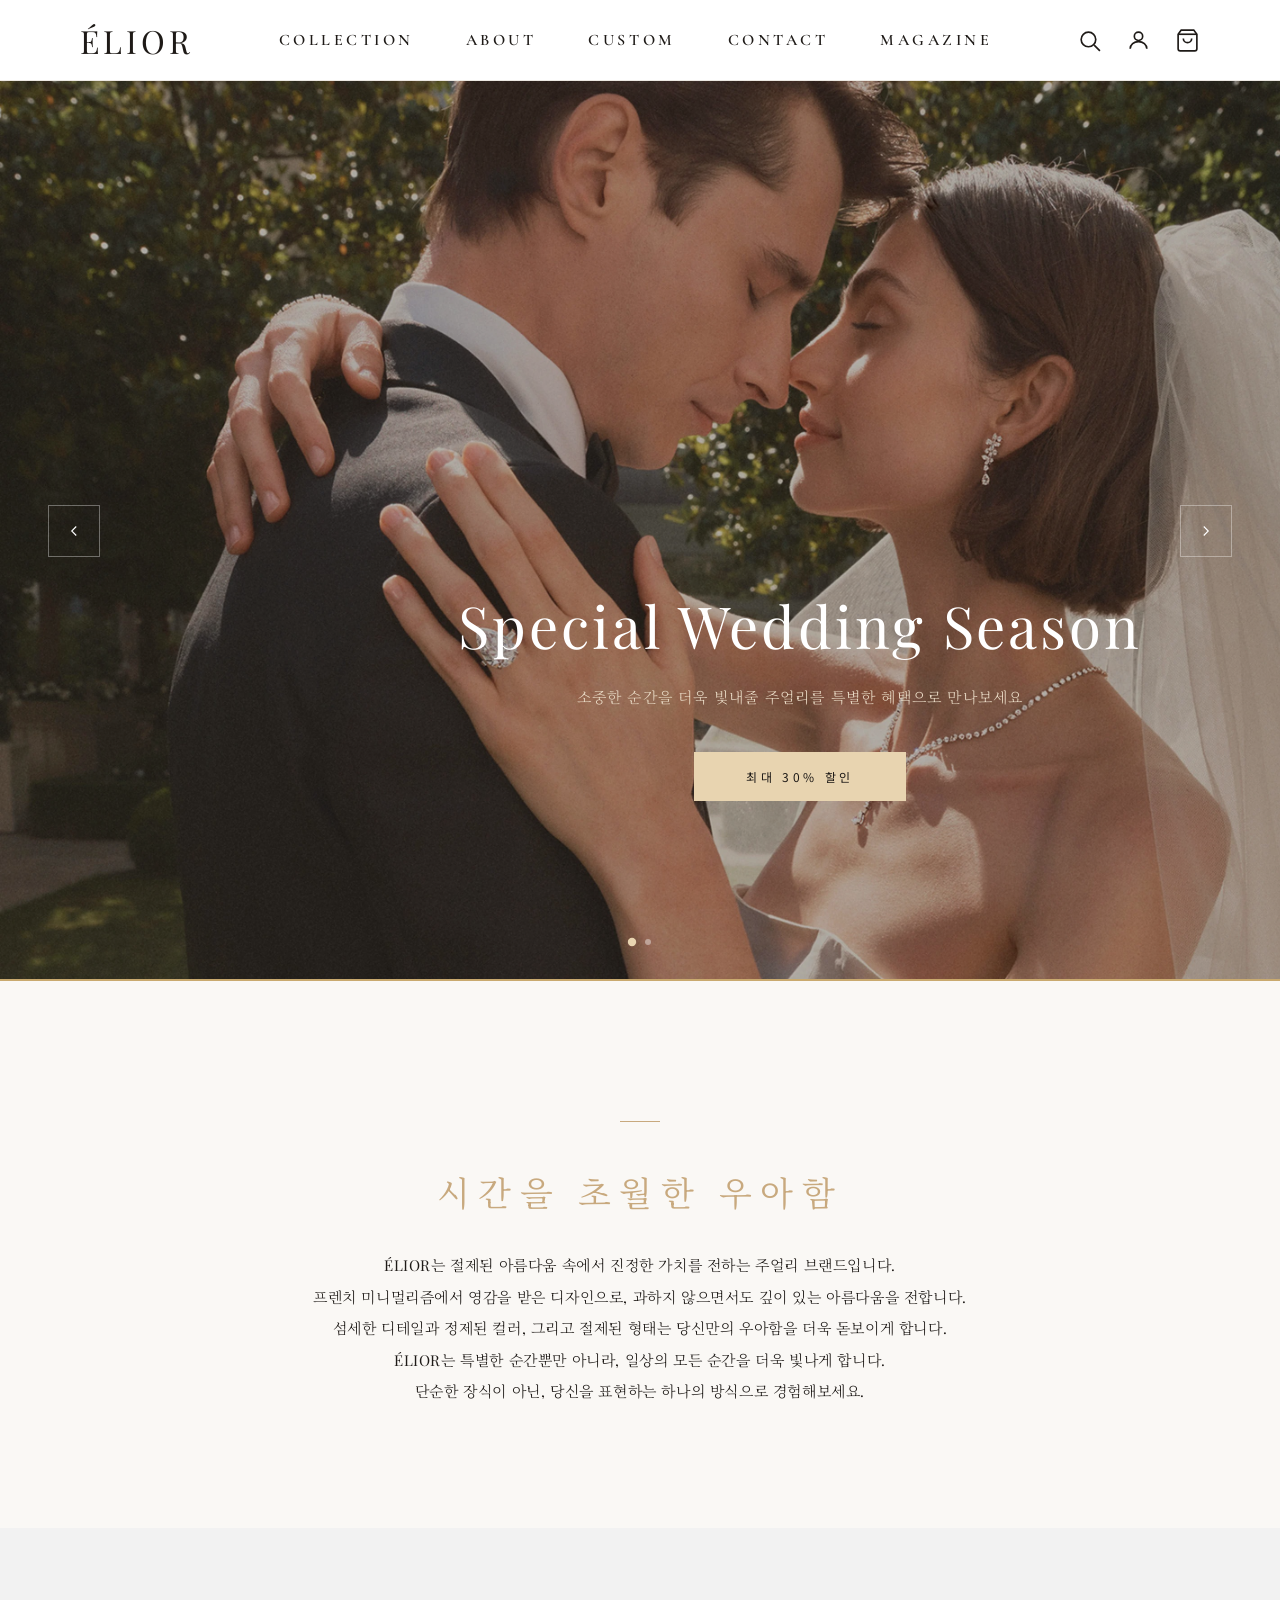
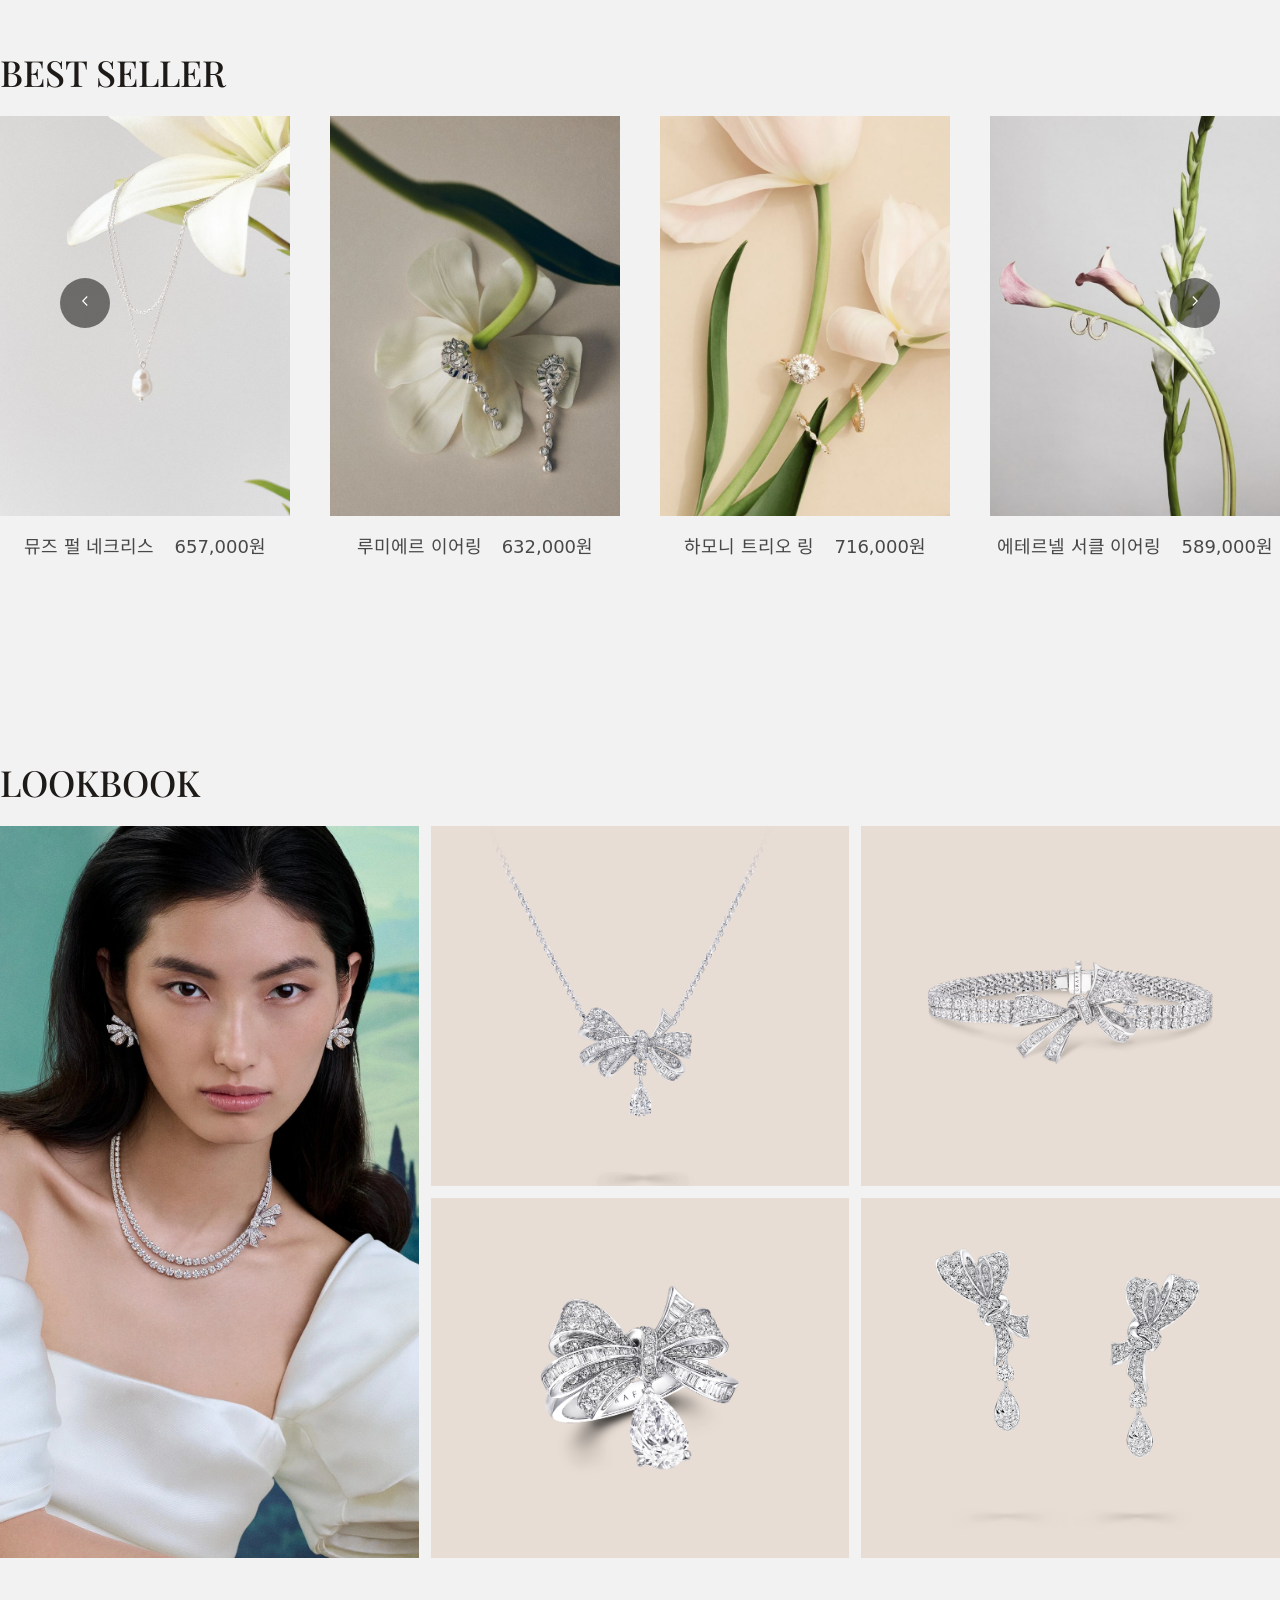
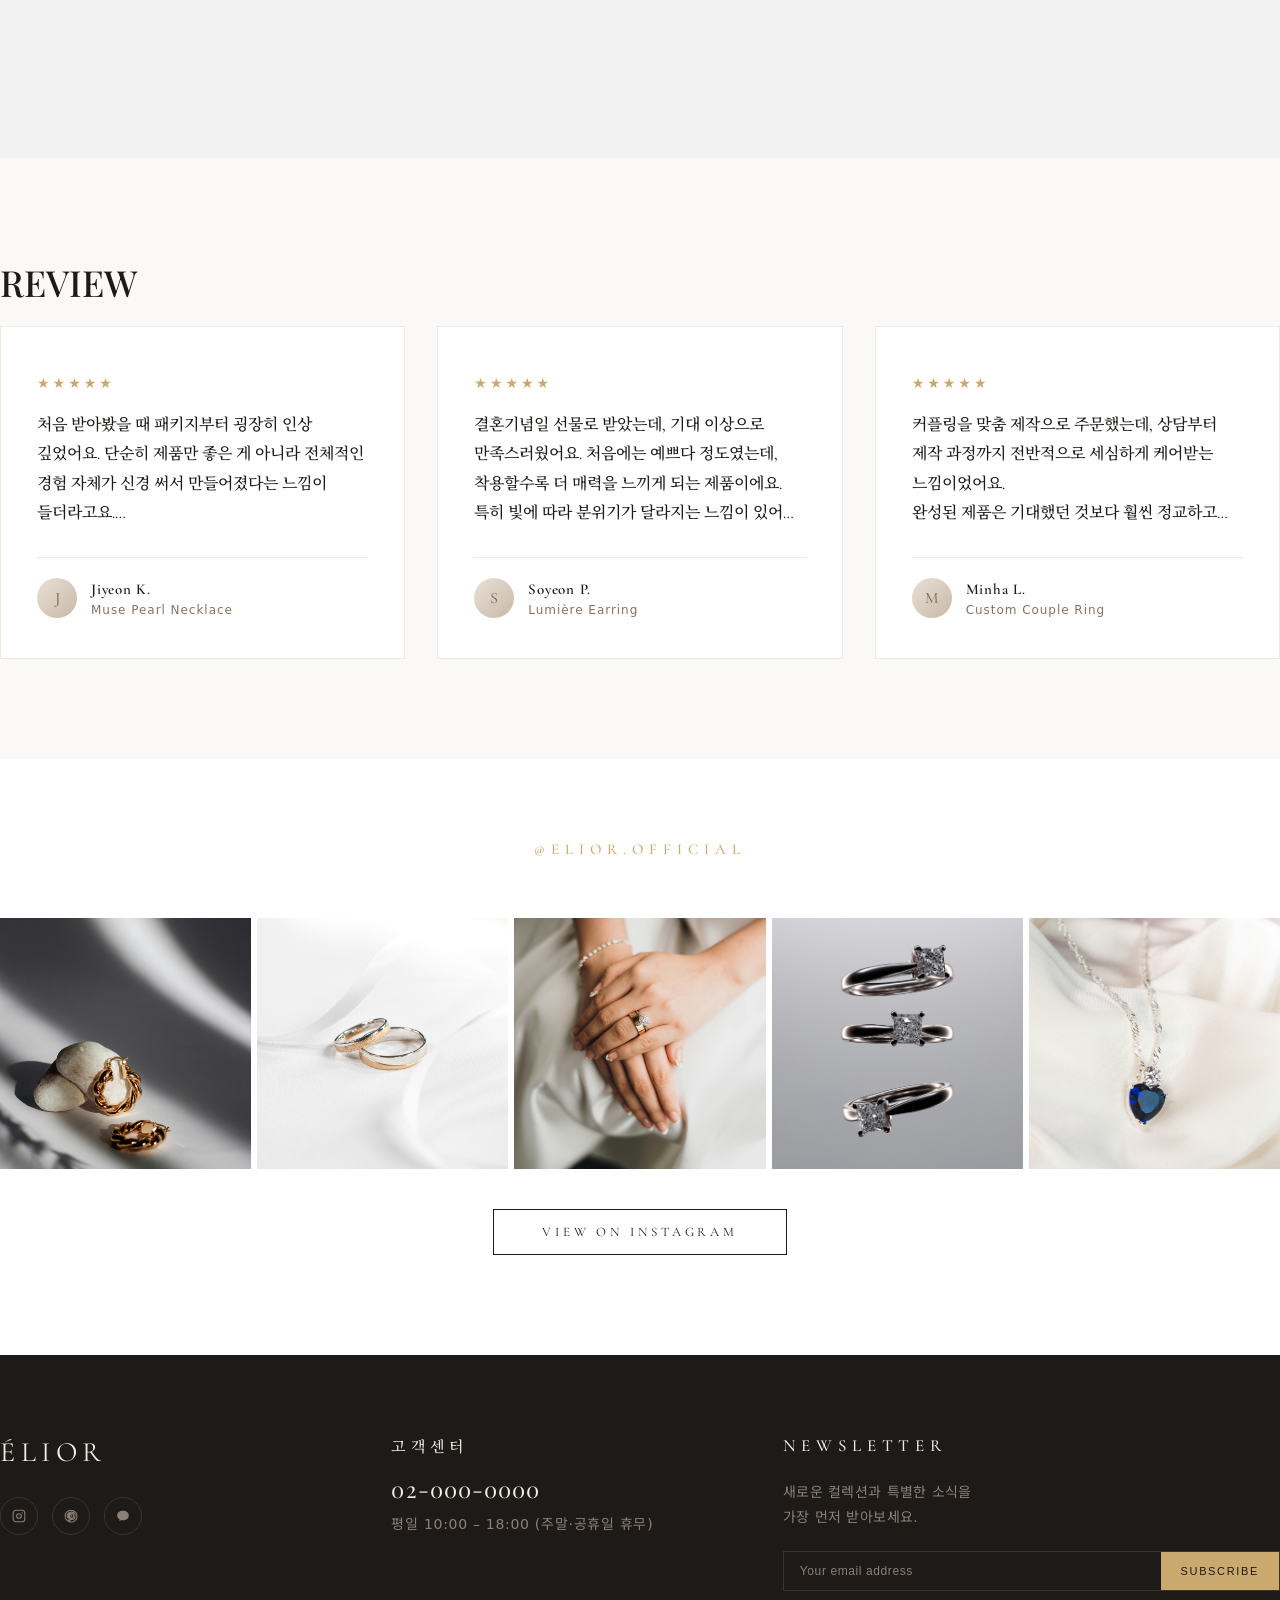
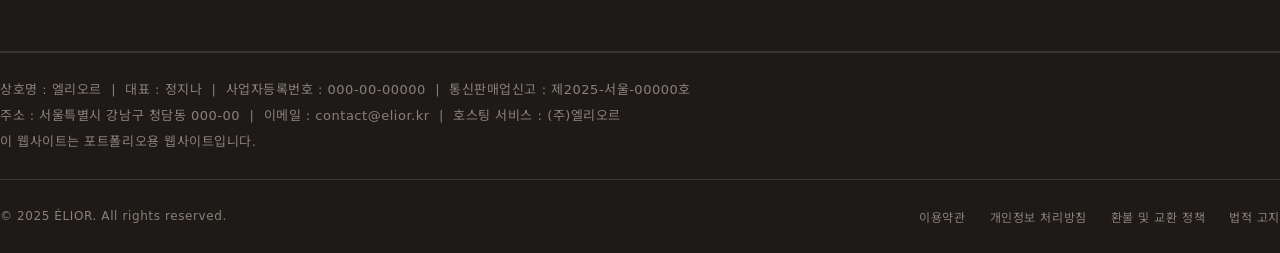
<file: Index.html>
<!DOCTYPE html>
<html lang="ko">

<head>
    <meta charset="UTF-8">
    <meta name="viewport" content="width=device-width, initial-scale=1.0">
    <title>ÉLIOR</title>
    <link rel="stylesheet" href="css/all.min.css">
    <link rel="stylesheet" href="css/reset.css">
    <link rel="stylesheet" href="css/index.css">
</head>

<body>
    <div id="wrap">

        <header id="eliorHeader">
            <div class="inner_box">
                <h1 class="logo">
                    <a href="Index.html"><span>ÉLIOR</span></a>
                </h1>
                <ul class="gnb">
                    <li>
                        <a href="Collection.html">Collection</a>
                        <ul class="sub">
                            <li><a href="collection.html?cat=necklace">Necklace</a></li>
                            <li><a href="collection.html?cat=earring">Earring</a></li>
                            <li><a href="collection.html?cat=ring">Ring</a></li>
                            <li><a href="collection.html?cat=bracelet">Bracelet</a></li>
                            <li><a href="collection.html?cat=watch">Watch</a></li>
                            <li><a href="collection.html?cat=couple">Couple Sets</a></li>
                        </ul>
                    </li>
                    <li>
                        <a href="About.html">About</a>
                        <ul class="sub">
                            <li><a href="about.html?tab=brand">Brand Story</a></li>
                            <li><a href="about.html?tab=craft">장인정신</a></li>
                            <li><a href="about.html?tab=atelier">아틀리에</a></li>
                        </ul>
                    </li>
                    <li>
                        <a href="Custom.html">Custom</a>
                        <ul class="sub">
                            <li><a href="custom.html?tab=process">진행 방식</a></li>
                            <li><a href="custom.html?tab=request">커스텀 요청서</a></li>
                            <li><a href="custom.html?tab=option">커스텀 옵션</a></li>
                            <li><a href="custom.html?tab=size">사이즈 가이드</a></li>
                            <li><a href="custom.html?tab=case">커스텀 작업 사례</a></li>
                        </ul>
                    </li>
                    <li>
                        <a href="Contact.html">Contact</a>
                        <ul class="sub">
                            <li><a href="contact.html?tab=inquiry">상품 문의</a></li>
                            <li><a href="contact.html?tab=faq">자주 묻는 질문</a></li>
                            <li><a href="contact.html?tab=visit">방문 예약</a></li>
                        </ul>
                    </li>
                    <li>
                        <a href="Magazine.html">Magazine</a>
                    </li>
                </ul>
                <button class="hamburger" id="hamburger" aria-label="메뉴">
                    <span></span>
                    <span></span>
                    <span></span>
                </button>
                <div class="util_nav">
                    <a href="#" aria-label="검색">
                        <svg width="16" height="16" viewBox="0 0 24 24" fill="none" stroke="currentColor"
                            stroke-width="1.6">
                            <circle cx="11" cy="11" r="7" />
                            <line x1="16.5" y1="16.5" x2="22" y2="22" />
                        </svg>
                    </a>
                    <a href="Mypage.html" aria-label="마이페이지">
                        <svg width="16" height="16" viewBox="0 0 24 24" fill="none" stroke="currentColor"
                            stroke-width="1.6">
                            <circle cx="12" cy="8" r="4" />
                            <path d="M4 20c0-4 3.6-7 8-7s8 3 8 7" />
                        </svg>
                    </a>
                    <a href="Cart.html" aria-label="장바구니">
                        <svg width="16" height="16" viewBox="0 0 24 24" fill="none" stroke="currentColor"
                            stroke-width="1.6">
                            <path d="M6 2L3 6v14a2 2 0 002 2h14a2 2 0 002-2V6l-3-4z" />
                            <line x1="3" y1="6" x2="21" y2="6" />
                            <path d="M16 10a4 4 0 01-8 0" />
                        </svg>
                    </a>
                </div>
            </div>
        </header>

        <section id="mainVisual">
            <div class="mv_track" id="mvTrack">

                <!-- Slide 1: 메인 -->
                <div class="mv_slide slide1">
                    <figure>
                        <img src="img/main.jpg" alt="">
                    </figure>
                    <div class="mv_text">
                        <h2 class="mv_title">Special Wedding Season </h2>
                        <p class="mv_sub">소중한 순간을 더욱 빛내줄 주얼리를 특별한 혜택으로 만나보세요</p>
                        <a href="#" class="mv_btn light"> 최대 30% 할인 </a>
                    </div>
                </div>

                <!-- Slide 2: -->
                <div class="mv_slide slide2">
                    <div class="ring r1"></div>
                    <div class="ring r2"></div>
                    <div class="ring r3"></div>
                    <div class="mv_text">
                        <p class="mv_label dark">— Make it yours —</p>
                        <h2 class="mv_title dark">나만의 주얼리를,<br>당신의 이야기로</h2>
                        <p class="mv_sub dark">소중한 순간을 담아 세상에 단 하나뿐인 주얼리를 만들어드립니다.<br>각인, 스톤 선택, 디자인까지 — 처음부터 끝까지 함께합니다.
                        </p>
                        <a href="Custom.html" class="mv_btn dark">커스텀 주문 시작하기</a>
                    </div>
                </div>
            </div>

            <button class="mv_arrow prev" id="mvPrev">
                <svg width="18" height="18" viewBox="0 0 24 24" fill="none" stroke="currentColor" stroke-width="1.5">
                    <polyline points="15 18 9 12 15 6" />
                </svg>
            </button>
            <button class="mv_arrow next" id="mvNext">
                <svg width="18" height="18" viewBox="0 0 24 24" fill="none" stroke="currentColor" stroke-width="1.5">
                    <polyline points="9 18 15 12 9 6" />
                </svg>
            </button>

            <div class="mv_dots" id="mvDots">
                <button class="mv_dot active" data-index="0"></button>
                <button class="mv_dot" data-index="1"></button>
            </div>

            <div class="mv_progress" id="mvProgress"></div>
        </section>

        <section id="intro">
            <div class="inner_box">
                <div class="text">
                    <h2>시간을 초월한 우아함</h2>
                    <p>ÉLIOR는 절제된 아름다움 속에서 진정한 가치를 전하는 주얼리 브랜드입니다. <br>
                        프렌치 미니멀리즘에서 영감을 받은 디자인으로, 과하지 않으면서도 깊이 있는 아름다움을 전합니다. <br>
                        섬세한 디테일과 정제된 컬러, 그리고 절제된 형태는 당신만의 우아함을 더욱 돋보이게 합니다. <br>
                        ÉLIOR는 특별한 순간뿐만 아니라, 일상의 모든 순간을 더욱 빛나게 합니다. <br>
                        단순한 장식이 아닌, 당신을 표현하는 하나의 방식으로 경험해보세요.
                    </p>
                    </p>
                </div>
            </div>
        </section>

        <section id="bestseller">
            <div class="inner_box">
                <h3 class="title">BEST SELLER</h3>
                <div class="bestitem">
                    <div class="slider_btns">
                        <button class="prev_btn" aria-label="이전">
                            <svg width="18" height="18" viewBox="0 0 24 24" fill="none" stroke="currentColor"
                                stroke-width="1.5">
                                <polyline points="15 18 9 12 15 6" />
                            </svg>
                        </button>
                        <button class="next_btn" aria-label="다음">
                            <svg width="18" height="18" viewBox="0 0 24 24" fill="none" stroke="currentColor"
                                stroke-width="1.5">
                                <polyline points="9 18 15 12 9 6" />
                            </svg>
                        </button>
                    </div>
                    <ul class="item">
                        <li>
                            <a href=""><img src="img/Pearl Line.jpg" alt=""></a>
                            <div class="info">
                                <span>뮤즈 펄 네크리스</span>
                                <p>657,000원</p>
                            </div>
                        </li>
                        <li>
                            <a href=""><img src="img/Lumière.jpg" alt=""></a>
                            <div class="info">
                                <span>루미에르 이어링</span>
                                <p>632,000원</p>
                            </div>
                        </li>
                        <li>
                            <a href=""><img src="img/Harmonie Trio.jpg" alt=""></a>
                            <div class="info">
                                <span>하모니 트리오 링</span>
                                <p>716,000원</p>
                            </div>
                        </li>
                        <li>
                            <a href=""><img src="img/Circle Éternel.jpg" alt=""></a>
                            <div class="info">
                                <span>에테르넬 서클 이어링</span>
                                <p>589,000원</p>
                            </div>
                        </li>
                        <li>
                            <a href=""><img src="img/best1.jpg" alt=""></a>
                            <div class="info">
                                <span>듀얼 다이아몬드 링</span>
                                <p>548,000원</p>
                            </div>
                        </li>
                        <li>
                            <a href=""><img src="img/best2.jpg" alt=""></a>
                            <div class="info">
                                <span>인피니티 네크리스</span>
                                <p>635,000원</p>
                            </div>
                        </li>
                        <li>
                            <a href=""><img src="img/best3.jpg" alt=""></a>
                            <div class="info">
                                <span>블루 가든 이어링</span>
                                <p>748,000원</p>
                            </div>
                        </li>
                        <li>
                            <a href=""><img src="img/best4.jpg" alt=""></a>
                            <div class="info">
                                <span>실버 범블비 네크리스</span>
                                <p>635,000원</p>
                            </div>
                        </li>
                    </ul>
                </div>
            </div>
        </section>

        <section id="lookbook">
            <div class="inner_box">
                <div class="lookbook_title">
                    <h3>LOOKBOOK</h3>
                </div>
                <div class="lookbook_grid">
                    <div class="look_item large">
                        <img src="img/lookbookmain.jpg" alt="">
                        <div class="look_overlay">
                            <span>2025 S/S Collection</span>
                        </div>
                    </div>
                    <div class="look_item">
                        <img src="img/lookbook1.png" alt="">
                        <div class="look_overlay">
                            <span>다이아몬드 드롭 펜던트</span>
                        </div>
                    </div>
                    <div class="look_item">
                        <img src="img/lookbook2.png" alt="">
                        <div class="look_overlay">
                            <span>다이아몬드 더블 스트랜드 브레이슬릿</span>
                        </div>
                    </div>
                    <div class="look_item">
                        <img src="img/lookbook3.png" alt="">
                        <div class="look_overlay">
                            <span>클래식 다이아몬드 드롭 링</span>
                        </div>
                    </div>
                    <div class="look_item">
                        <img src="img/lookbook4.png" alt="">
                        <div class="look_overlay">
                            <span>다이아몬드 드롭 이어링</span>
                        </div>
                    </div>
                </div>
            </div>
        </section>


        <section id="review">
            <div class="inner_box">
                <div class="section_title">
                    <h3>REVIEW</h3>
                </div>
                <div class="review_grid">
                    <div class="review_card">
                        <div class="stars">
                            <span>★</span><span>★</span><span>★</span><span>★</span><span>★</span>
                        </div>
                        <div class="review_text">
                            <p>처음 받아봤을 때 패키지부터 굉장히 인상 깊었어요. 단순히 제품만 좋은 게 아니라 전체적인 경험 자체가 신경 써서 만들어졌다는 느낌이 들더라고요.</p>
                            <p>실제로 착용해보니 디자인이 과하지 않으면서도 존재감이 있어서 어떤 스타일에도 잘 어울리고, 매일 착용해도 전혀 질리지 않아요.</p>
                            <p>시간이 지나도 계속 손이 가는 아이템이라는 점이 가장 만족스러워요.</p>
                        </div>
                        <div class="reviewer">
                            <div class="reviewer_avatar">J</div>
                            <div class="reviewer_info">
                                <p class="name">Jiyeon K.</p>
                                <p class="product">Muse Pearl Necklace</p>
                            </div>
                        </div>
                    </div>
                    <div class="review_card">
                        <div class="stars">
                            <span>★</span><span>★</span><span>★</span><span>★</span><span>★</span>
                        </div>
                        <div class="review_text">
                            <p>결혼기념일 선물로 받았는데, 기대 이상으로 만족스러웠어요. 처음에는 예쁘다 정도였는데, 착용할수록 더 매력을 느끼게 되는 제품이에요.</p>
                            <p>특히 빛에 따라 분위기가 달라지는 느낌이 있어서 더욱 특별하게 느껴져요.</p>
                            <p>중요한 자리뿐 아니라 일상에서도 자연스럽게 어울려서 활용도가 높다는 점도 정말 좋았습니다.</p>
                        </div>
                        <div class="reviewer">
                            <div class="reviewer_avatar">S</div>
                            <div class="reviewer_info">
                                <p class="name">Soyeon P.</p>
                                <p class="product">Lumière Earring</p>
                            </div>
                        </div>
                    </div>
                    <div class="review_card">
                        <div class="stars">
                            <span>★</span><span>★</span><span>★</span><span>★</span><span>★</span>
                        </div>
                        <div class="review_text">
                            <p>커플링을 맞춤 제작으로 주문했는데, 상담부터 제작 과정까지 전반적으로 세심하게 케어받는 느낌이었어요.</p>
                            <p>완성된 제품은 기대했던 것보다 훨씬 정교하고 완성도가 높아서 놀랐습니다. 각인 디테일도 깔끔하고 고급스럽게 표현돼서 오래도록 의미 있게 간직할 수 있을 것
                                같아요.</p>
                            <p>비슷한 고민을 하는 분들께도 자신 있게 추천하고 싶어요.</p>
                        </div>
                        <div class="reviewer">
                            <div class="reviewer_avatar">M</div>
                            <div class="reviewer_info">
                                <p class="name">Minha L.</p>
                                <p class="product">Custom Couple Ring</p>
                            </div>
                        </div>
                    </div>
                </div>
            </div>
        </section>

        <section id="instagram">
            <div class="inner_box">
                <div class="insta_header">
                    <a href="#" class="insta_handle">
                        @elior.official
                    </a>
                </div>
                <div class="insta_grid">
                    <div class="insta_item">
                        <img src="img/insta1.jpg" alt="Instagram 1">
                    </div>
                    <div class="insta_item">
                        <img src="img/insta2.jpg" alt="Instagram 2">
                    </div>
                    <div class="insta_item">
                        <img src="img/insta3.jpg" alt="Instagram 3">
                    </div>
                    <div class="insta_item">
                        <img src="img/insta4.jpg" alt="Instagram 4">
                    </div>
                    <div class="insta_item">
                        <img src="img/insta5.jpg" alt="Instagram 5">
                    </div>
                </div>
                <div class="insta_cta">
                    <a href="#">View on Instagram</a>
                </div>
            </div>
        </section>

        <footer id="footer">
            <div class="inner_box">
                <div class="footer_top">

                    <!-- Brand -->
                    <div class="footer_brand">
                        <a href="Index.html" class="footer_logo">ÉLIOR</a>
                        <div class="footer_sns">
                            <a href="#" class="sns_btn" aria-label="Instagram">
                                <svg width="14" height="14" viewBox="0 0 24 24" fill="none" stroke="currentColor"
                                    stroke-width="1.8">
                                    <rect x="2" y="2" width="20" height="20" rx="5" ry="5" />
                                    <circle cx="12" cy="12" r="4" />
                                    <circle cx="17.5" cy="6.5" r="1" fill="currentColor" stroke="none" />
                                </svg>
                            </a>
                            <a href="#" class="sns_btn" aria-label="Pinterest">
                                <svg width="14" height="14" viewBox="0 0 24 24" fill="none" stroke="currentColor"
                                    stroke-width="1.8">
                                    <path
                                        d="M12 2C6.48 2 2 6.48 2 12c0 4.24 2.65 7.86 6.39 9.29-.09-.78-.17-1.99.04-2.85.18-.76 1.22-5.18 1.22-5.18s-.31-.63-.31-1.56c0-1.46.85-2.55 1.9-2.55.9 0 1.33.67 1.33 1.48 0 .9-.58 2.26-.87 3.52-.25 1.05.52 1.9 1.55 1.9 1.86 0 3.11-2.39 3.11-5.22 0-2.15-1.46-3.75-4.1-3.75-2.99 0-4.84 2.24-4.84 4.74 0 .86.25 1.47.65 1.94.18.21.2.3.14.54-.05.17-.15.59-.2.76-.07.25-.28.34-.5.25-1.39-.57-2.04-2.1-2.04-3.82 0-2.84 2.4-6.24 7.17-6.24 3.83 0 6.35 2.77 6.35 5.75 0 3.93-2.17 6.87-5.39 6.87-1.08 0-2.09-.58-2.44-1.24l-.66 2.52c-.24.92-.88 2.07-1.31 2.77.99.3 2.03.46 3.12.46 5.52 0 10-4.48 10-10S17.52 2 12 2z" />
                                </svg>
                            </a>
                            <a href="#" class="sns_btn" aria-label="KakaoTalk">
                                <svg width="14" height="14" viewBox="0 0 24 24" fill="currentColor" stroke="none">
                                    <path
                                        d="M12 3C6.48 3 2 6.58 2 11c0 2.84 1.74 5.33 4.37 6.81L5.5 21l3.78-2.14C10.22 19.27 11.1 19.4 12 19.4c5.52 0 10-3.58 10-8.4S17.52 3 12 3z" />
                                </svg>
                            </a>
                        </div>
                    </div>

                    <!-- 사업자 정보 -->
                    <div class="footer_info">
                        <h4>고객센터</h4>
                        <p class="footer_tel">02-000-0000</p>
                        <p class="footer_hours">평일 10:00 – 18:00 (주말·공휴일 휴무)</p>
                    </div>

                    <!-- Newsletter -->
                    <div class="footer_newsletter">
                        <h4>Newsletter</h4>
                        <p>새로운 컬렉션과 특별한 소식을<br>가장 먼저 받아보세요.</p>
                        <div class="newsletter_form">
                            <input type="email" placeholder="Your email address">
                            <button type="button">Subscribe</button>
                        </div>
                    </div>

                </div>

                <!-- 사업자 등록 정보 -->
                <div class="footer_biz">
                    <p>상호명 : 엘리오르 &nbsp;|&nbsp; 대표 : 정지나 &nbsp;|&nbsp; 사업자등록번호 : 000-00-00000 &nbsp;|&nbsp; 통신판매업신고 :
                        제2025-서울-00000호</p>
                    <p>주소 : 서울특별시 강남구 청담동 000-00 &nbsp;|&nbsp; 이메일 : contact@elior.kr &nbsp;|&nbsp; 호스팅 서비스 : (주)엘리오르
                    </p>
                    <p>이 웹사이트는 포트폴리오용 웹사이트입니다.</p>
                </div>

                <div class="footer_bottom">
                    <p class="copyright">© 2025 ÉLIOR. All rights reserved.</p>
                    <div class="footer_policy">
                        <a href="#">이용약관</a>
                        <a href="#">개인정보 처리방침</a>
                        <a href="#">환불 및 교환 정책</a>
                        <a href="#">법적 고지</a>
                    </div>
                </div>
            </div>
        </footer>
    </div>



    <script>

        // ── 메인비주얼 슬라이더 ──
        const mvTrack = document.getElementById('mvTrack');
        const mvProgress = document.getElementById('mvProgress');
        const mvPrev = document.getElementById('mvPrev');
        const mvNext = document.getElementById('mvNext');
        const mvDots = document.querySelectorAll('.mv_dot');
        const mvTotal = 2;
        let mvCurrent = 0;
        let mvTimer;
        const MV_DURATION = 50000000;

        function mvUpdateUI() {
            mvTrack.style.transform = `translateX(-${mvCurrent * 100}%)`;
            const isLight = mvCurrent === 1;
            mvDots.forEach((d, i) => {
                d.className = 'mv_dot' + (isLight ? ' on_light' : '') + (i === mvCurrent ? ' active' : '');
            });
            mvPrev.className = 'mv_arrow prev' + (isLight ? ' on_light' : '');
            mvNext.className = 'mv_arrow next' + (isLight ? ' on_light' : '');
        }

        function mvResetProgress() {
            mvProgress.style.transition = 'none';
            mvProgress.style.width = '0%';
            setTimeout(() => {
                mvProgress.style.transition = `width ${MV_DURATION}ms linear`;
                mvProgress.style.width = '100%';
            }, 30);
        }

        function mvGoTo(idx) {
            mvCurrent = (idx + mvTotal) % mvTotal;
            mvUpdateUI();
            mvResetProgress();
        }

        function mvStartAuto() {
            clearInterval(mvTimer);
            mvTimer = setInterval(() => mvGoTo(mvCurrent + 1), MV_DURATION);
        }

        mvDots.forEach(d => {
            d.addEventListener('click', () => { mvGoTo(parseInt(d.dataset.index)); mvStartAuto(); });
        });
        mvPrev.addEventListener('click', () => { mvGoTo(mvCurrent - 1); mvStartAuto(); });
        mvNext.addEventListener('click', () => { mvGoTo(mvCurrent + 1); mvStartAuto(); });

        mvUpdateUI();
        mvResetProgress();
        mvStartAuto();


        // ── 베스트셀러 슬라이더 ──
        const itemList = document.querySelector(".item");
        const items = document.querySelectorAll(".item li");
        const bsPrev = document.querySelector(".prev_btn");
        const bsNext = document.querySelector(".next_btn");

        const visibleCount = 4;
        let bsIndex = 0;

        const itemWidth = items[0].offsetWidth;
        const gap = 40;
        const moveValue = (itemWidth + gap) * visibleCount;
        const maxIndex = Math.ceil(items.length / visibleCount) - 1;

        function updateSlider() {
            itemList.style.transform = `translateX(-${bsIndex * moveValue}px)`;
        }

        bsNext.addEventListener("click", () => {
            bsIndex = bsIndex < maxIndex ? bsIndex + 1 : 0;
            updateSlider();
        });

        bsPrev.addEventListener("click", () => {
            bsIndex = bsIndex > 0 ? bsIndex - 1 : maxIndex;
            updateSlider();
        });

        // 햄버거 메뉴
        const hamburger = document.getElementById('hamburger');
        const gnb = document.querySelector('.gnb');

        if (hamburger && gnb) {
            hamburger.addEventListener('click', () => {
                hamburger.classList.toggle('open');
                gnb.classList.toggle('open');
                document.body.style.overflow = gnb.classList.contains('open') ? 'hidden' : '';
            });

            // 서브메뉴 토글
            gnb.querySelectorAll('li > a').forEach(link => {
                link.addEventListener('click', (e) => {
                    if (window.innerWidth <= 430) {
                        const sub = link.nextElementSibling;
                        if (sub && sub.classList.contains('sub')) {
                            e.preventDefault();
                            link.parentElement.classList.toggle('sub_open');
                        }
                    }
                });
            });
        }
    </script>

</body>

</html>
</file>
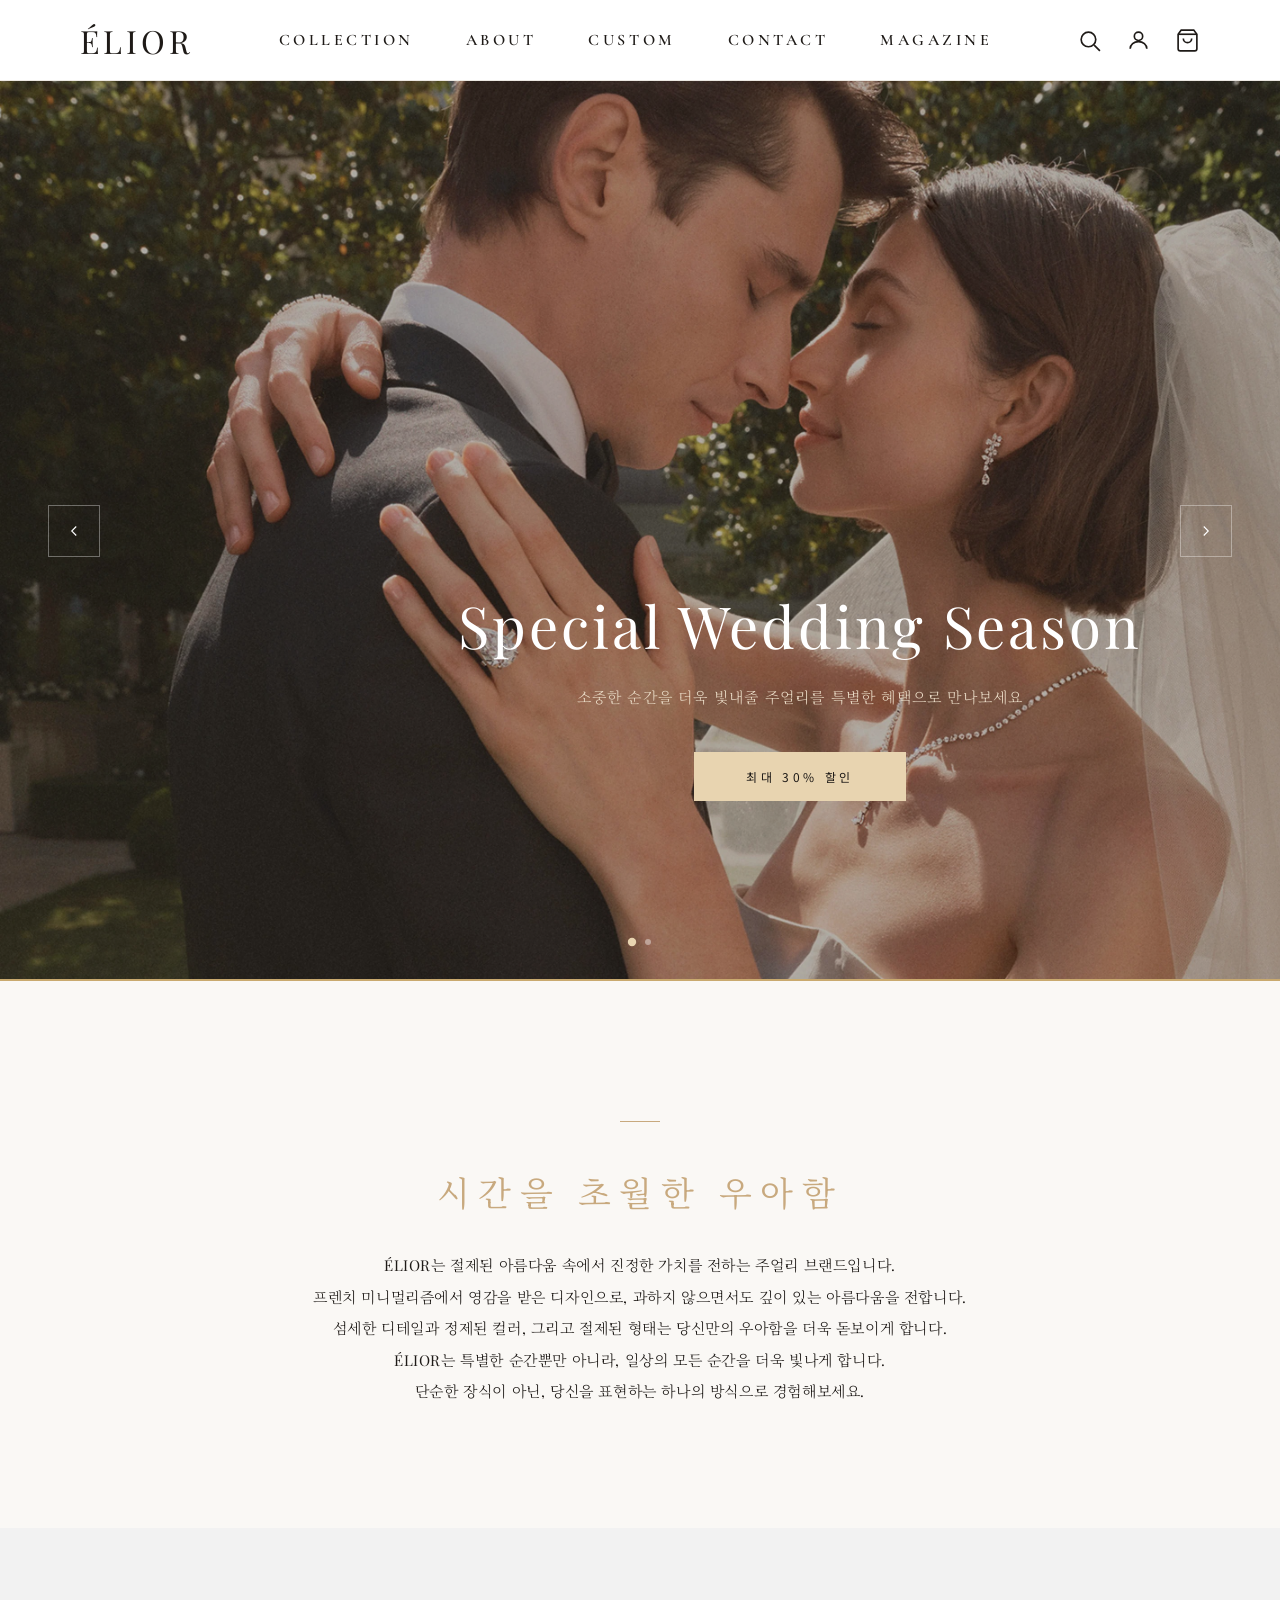
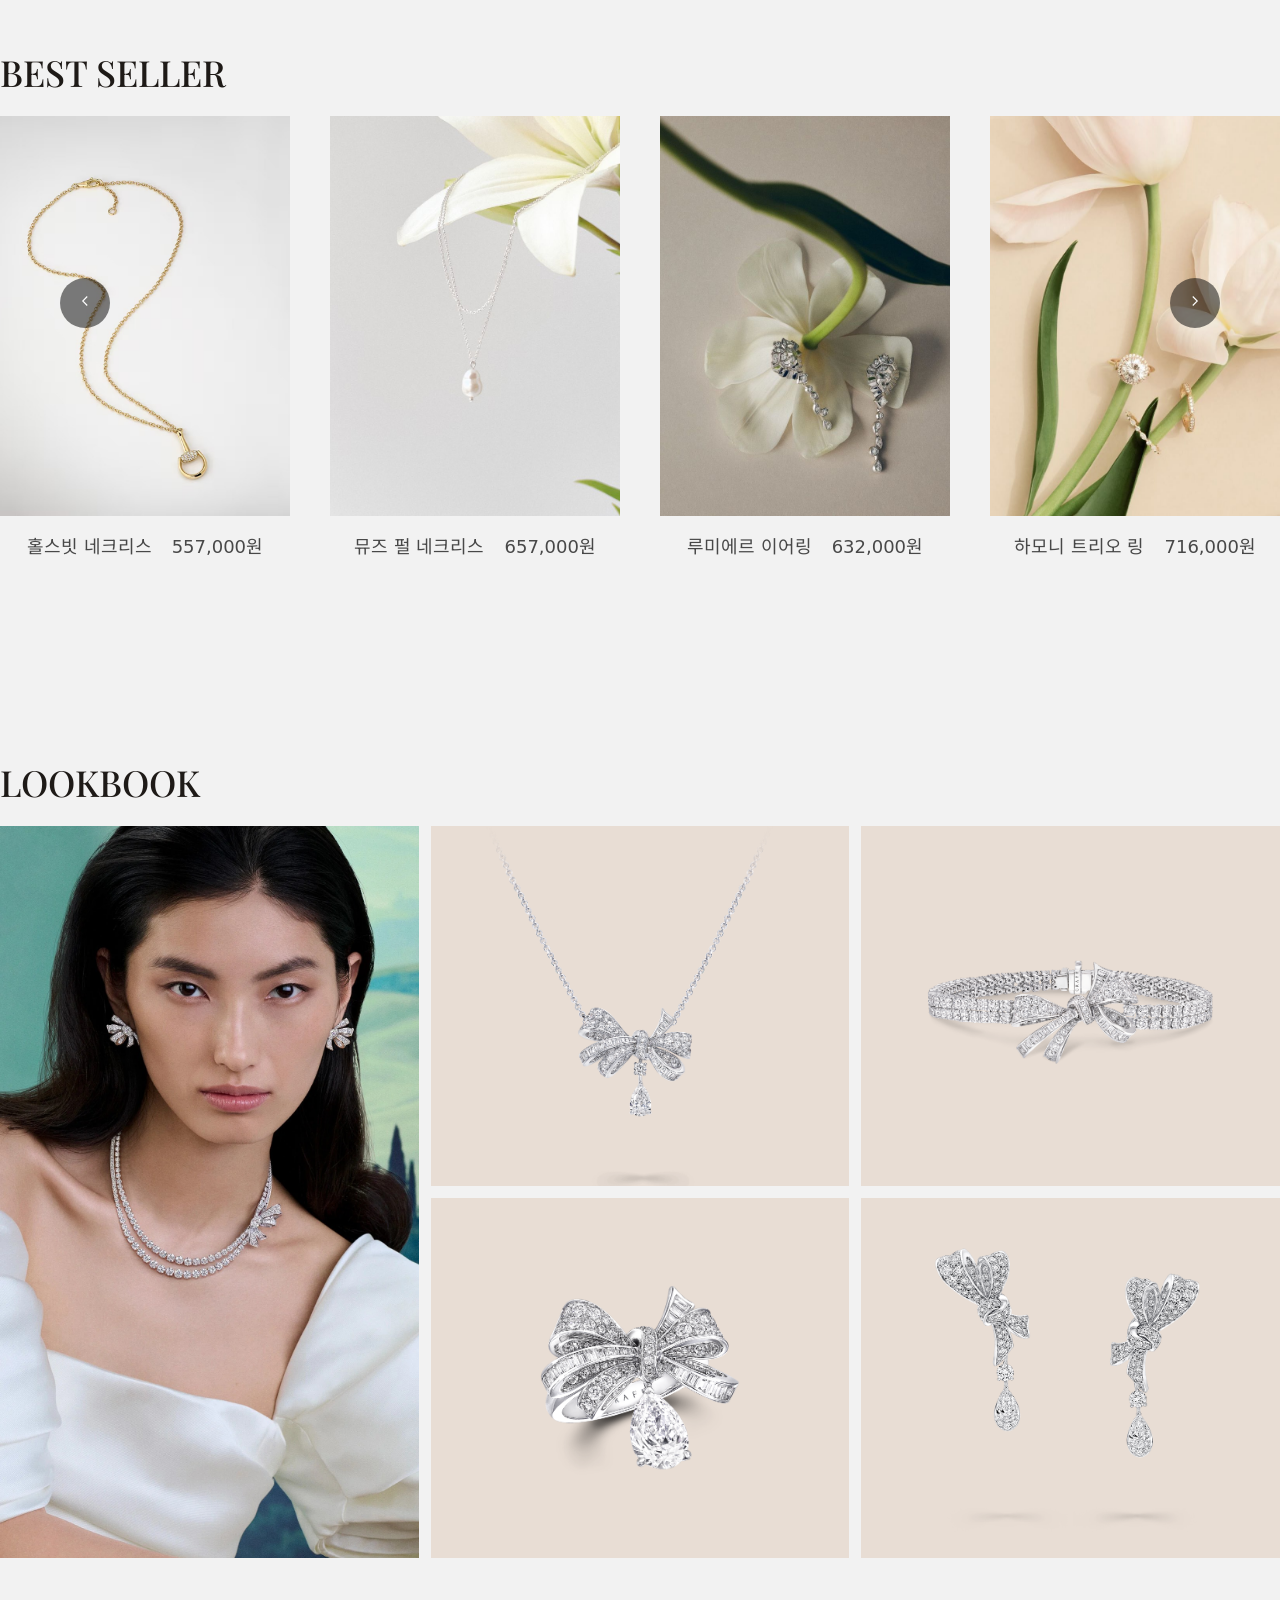
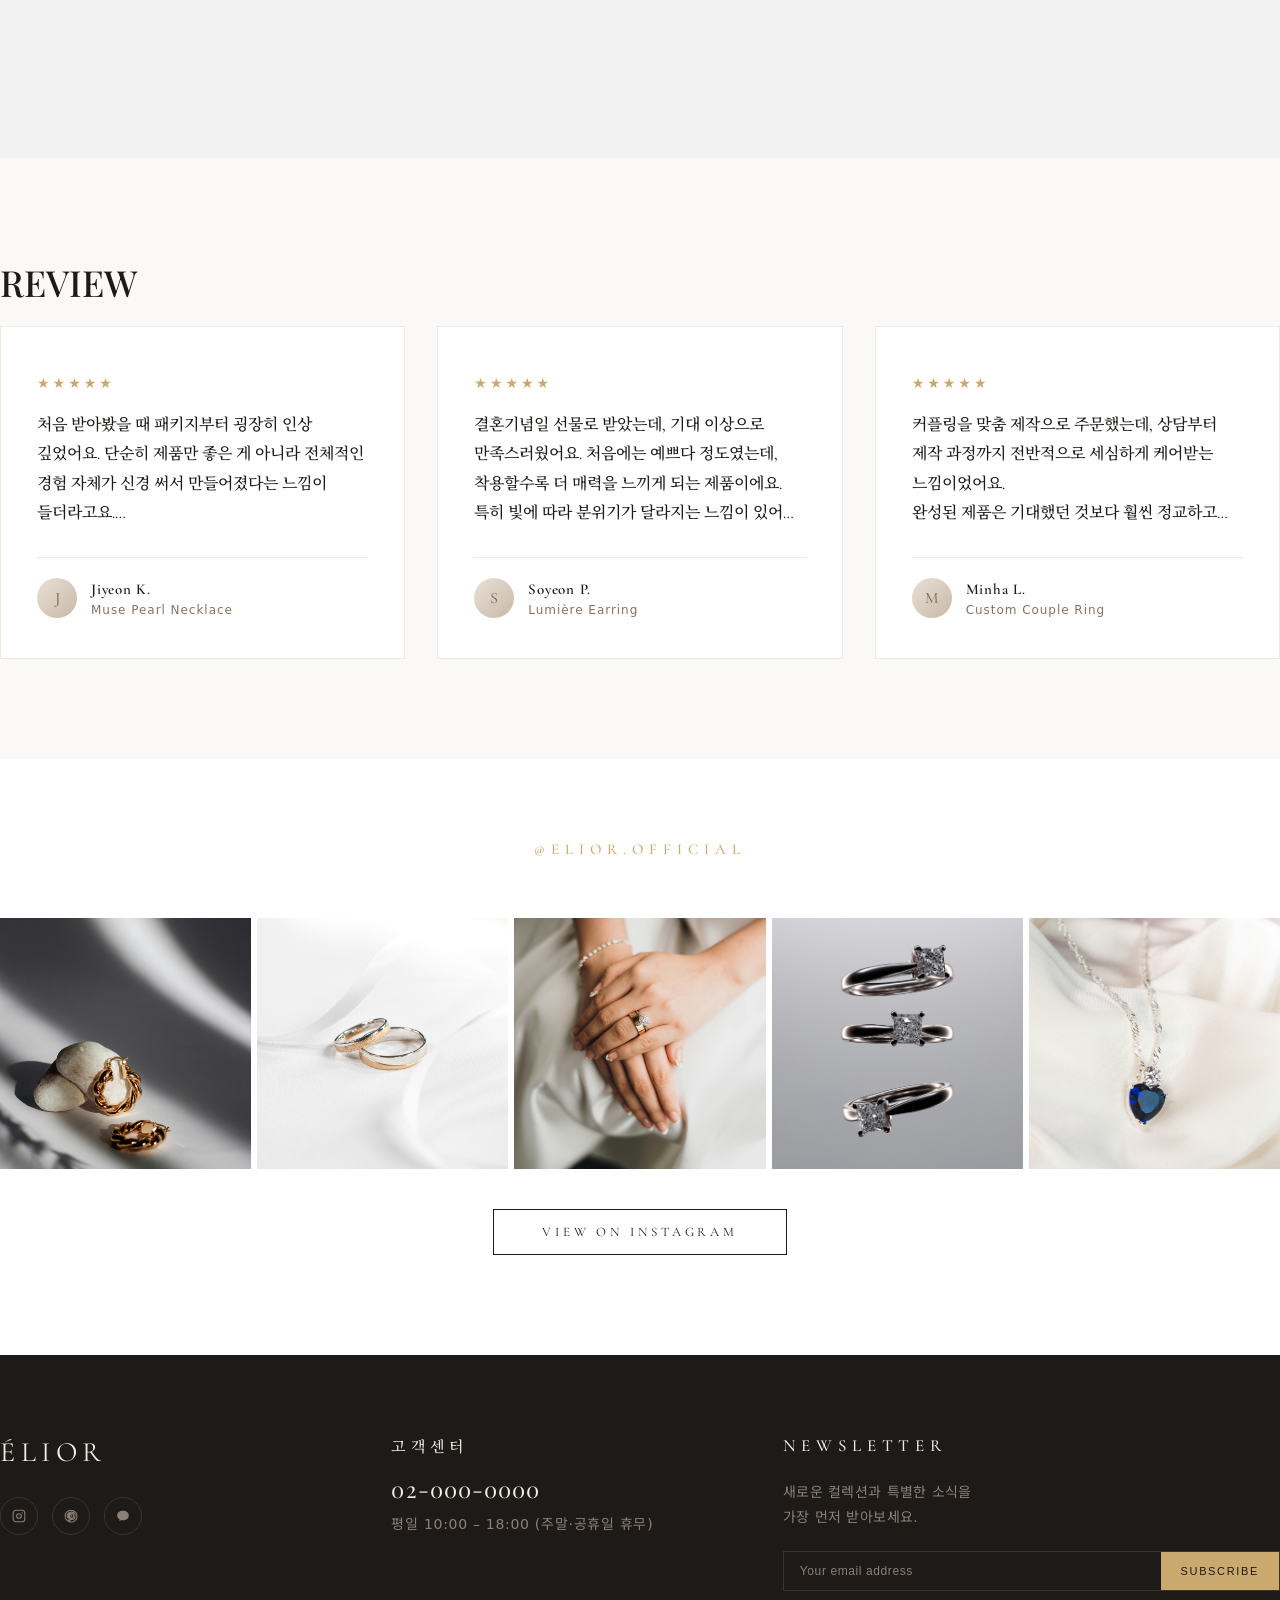
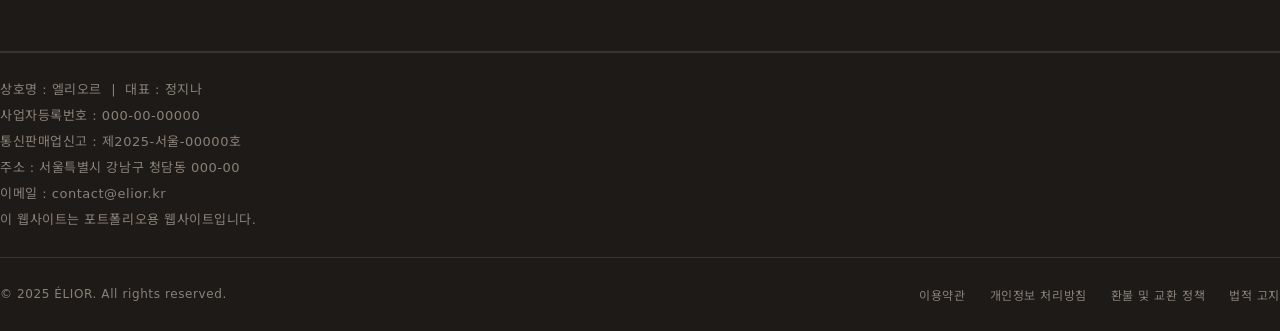
<file: index.html>
<!DOCTYPE html>
<html lang="ko">

<head>
    <meta charset="UTF-8">
    <meta name="viewport" content="width=device-width, initial-scale=1.0">
    <title>ÉLIOR</title>
    <link rel="stylesheet" href="css/all.min.css">
    <link rel="stylesheet" href="css/reset.css">
    <link rel="stylesheet" href="css/index.css">
</head>

<body>
    <div id="wrap">

        <header id="eliorHeader">
            <div class="inner_box">
                <button class="hamburger" id="hamburger" aria-label="메뉴">
                    <span></span>
                    <span></span>
                    <span></span>
                </button>

                <h1 class="logo">
                    <a href="index.html"><span>ÉLIOR</span></a>
                </h1>
                <ul class="gnb">
                    <li>
                        <a href="collection.html">Collection</a>
                        <ul class="sub">
                            <li><a href="collection.html?cat=necklace">Necklace</a></li>
                            <li><a href="collection.html?cat=earring">Earring</a></li>
                            <li><a href="collection.html?cat=ring">Ring</a></li>
                            <li><a href="collection.html?cat=bracelet">Bracelet</a></li>
                            <li><a href="collection.html?cat=watch">Watch</a></li>
                            <li><a href="collection.html?cat=couple">Couple Sets</a></li>
                        </ul>
                    </li>
                    <li>
                        <a href="about.html">About</a>
                        <ul class="sub">
                            <li><a href="about.html?tab=brand">Brand Story</a></li>
                            <li><a href="about.html?tab=craft">장인정신</a></li>
                            <li><a href="about.html?tab=atelier">아틀리에</a></li>
                        </ul>
                    </li>
                    <li>
                        <a href="custom.html">Custom</a>
                        <ul class="sub">
                            <li><a href="custom.html?tab=process">진행 방식</a></li>
                            <li><a href="custom.html?tab=request">커스텀 요청서</a></li>
                            <li><a href="custom.html?tab=option">커스텀 옵션</a></li>
                            <li><a href="custom.html?tab=size">사이즈 가이드</a></li>
                            <li><a href="custom.html?tab=case">커스텀 작업 사례</a></li>
                        </ul>
                    </li>
                    <li>
                        <a href="contact.html">Contact</a>
                        <ul class="sub">
                            <li><a href="contact.html?tab=inquiry">상품 문의</a></li>
                            <li><a href="contact.html?tab=faq">자주 묻는 질문</a></li>
                            <li><a href="contact.html?tab=visit">방문 예약</a></li>
                        </ul>
                    </li>
                    <li>
                        <a href="magazine.html">Magazine</a>
                    </li>
                </ul>

                <div class="util_nav">
                    <a href="#" aria-label="검색">
                        <svg width="16" height="16" viewBox="0 0 24 24" fill="none" stroke="currentColor"
                            stroke-width="1.6">
                            <circle cx="11" cy="11" r="7" />
                            <line x1="16.5" y1="16.5" x2="22" y2="22" />
                        </svg>
                    </a>
                    <a href="mypage.html" aria-label="마이페이지">
                        <svg width="16" height="16" viewBox="0 0 24 24" fill="none" stroke="currentColor"
                            stroke-width="1.6">
                            <circle cx="12" cy="8" r="4" />
                            <path d="M4 20c0-4 3.6-7 8-7s8 3 8 7" />
                        </svg>
                    </a>
                    <a href="cart.html" aria-label="장바구니">
                        <svg width="16" height="16" viewBox="0 0 24 24" fill="none" stroke="currentColor"
                            stroke-width="1.6">
                            <path d="M6 2L3 6v14a2 2 0 002 2h14a2 2 0 002-2V6l-3-4z" />
                            <line x1="3" y1="6" x2="21" y2="6" />
                            <path d="M16 10a4 4 0 01-8 0" />
                        </svg>
                    </a>
                </div>
            </div>
        </header>

        <section id="mainVisual">
            <div class="mv_track" id="mvTrack">

                <!-- Slide 1: 메인 -->
                <div class="mv_slide slide1">
                    <figure>
                        <img src="img/main.jpg" alt="">
                    </figure>
                    <div class="mv_text">
                        <h2 class="mv_title">Special Wedding Season </h2>
                        <p class="mv_sub">소중한 순간을 더욱 빛내줄 주얼리를 특별한 혜택으로 만나보세요</p>
                        <a href="#" class="mv_btn light"> 최대 30% 할인 </a>
                    </div>
                </div>

                <!-- Slide 2: -->
                <div class="mv_slide slide2">
                    <div class="ring r1"></div>
                    <div class="ring r2"></div>
                    <div class="ring r3"></div>
                    <div class="mv_text">
                        <p class="mv_label dark">— Make it yours —</p>
                        <h2 class="mv_title dark">나만의 주얼리를,<br>당신의 이야기로</h2>
                        <p class="mv_sub dark">소중한 순간을 담아 세상에 단 하나뿐인 주얼리를 만들어드립니다.<br>각인, 스톤 선택, 디자인까지 함께합니다.
                        </p>
                        <a href="custom.html" class="mv_btn dark">커스텀 주문 시작하기</a>
                    </div>
                </div>
            </div>

            <button class="mv_arrow prev" id="mvPrev">
                <svg width="18" height="18" viewBox="0 0 24 24" fill="none" stroke="currentColor" stroke-width="1.5">
                    <polyline points="15 18 9 12 15 6" />
                </svg>
            </button>
            <button class="mv_arrow next" id="mvNext">
                <svg width="18" height="18" viewBox="0 0 24 24" fill="none" stroke="currentColor" stroke-width="1.5">
                    <polyline points="9 18 15 12 9 6" />
                </svg>
            </button>

            <div class="mv_dots" id="mvDots">
                <button class="mv_dot active" data-index="0"></button>
                <button class="mv_dot" data-index="1"></button>
            </div>

            <div class="mv_progress" id="mvProgress"></div>
        </section>

        <section id="intro">
            <div class="inner_box">
                <div class="text">
                    <h2>시간을 초월한 우아함</h2>
                    <p>ÉLIOR는 절제된 아름다움 속에서 진정한 가치를 전하는 주얼리 브랜드입니다. <br>
                        프렌치 미니멀리즘에서 영감을 받은 디자인으로, 과하지 않으면서도 깊이 있는 아름다움을 전합니다. <br>
                        섬세한 디테일과 정제된 컬러, 그리고 절제된 형태는 당신만의 우아함을 더욱 돋보이게 합니다. <br>
                        ÉLIOR는 특별한 순간뿐만 아니라, 일상의 모든 순간을 더욱 빛나게 합니다. <br>
                        단순한 장식이 아닌, 당신을 표현하는 하나의 방식으로 경험해보세요.
                    </p>
                    </p>
                </div>
            </div>
        </section>

        <section id="bestseller">
            <div class="inner_box">
                <h3 class="title">BEST SELLER</h3>
                <div class="bestitem">
                    <div class="slider_btns">
                        <button class="prev_btn" aria-label="이전">
                            <svg width="18" height="18" viewBox="0 0 24 24" fill="none" stroke="currentColor"
                                stroke-width="1.5">
                                <polyline points="15 18 9 12 15 6" />
                            </svg>
                        </button>
                        <button class="next_btn" aria-label="다음">
                            <svg width="18" height="18" viewBox="0 0 24 24" fill="none" stroke="currentColor"
                                stroke-width="1.5">
                                <polyline points="9 18 15 12 9 6" />
                            </svg>
                        </button>
                    </div>
                    <ul class="item">
                        <li>
                            <a href="page.html"><img src="img/page2.jpg" alt=""></a>
                            <div class="info">
                                <span>홀스빗 네크리스</span>
                                <p>557,000원</p>
                            </div>
                        </li>
                        <li>
                            <a href=""><img src="img/Pearl Line.jpg" alt=""></a>
                            <div class="info">
                                <span>뮤즈 펄 네크리스</span>
                                <p>657,000원</p>
                            </div>
                        </li>
                        <li>
                            <a href=""><img src="img/Lumière.jpg" alt=""></a>
                            <div class="info">
                                <span>루미에르 이어링</span>
                                <p>632,000원</p>
                            </div>
                        </li>
                        <li>
                            <a href=""><img src="img/Harmonie Trio.jpg" alt=""></a>
                            <div class="info">
                                <span>하모니 트리오 링</span>
                                <p>716,000원</p>
                            </div>
                        </li>
                        <li>
                            <a href=""><img src="img/Circle Éternel.jpg" alt=""></a>
                            <div class="info">
                                <span>에테르넬 서클 이어링</span>
                                <p>589,000원</p>
                            </div>
                        </li>
                        <li>
                            <a href=""><img src="img/best1.jpg" alt=""></a>
                            <div class="info">
                                <span>듀얼 다이아몬드 링</span>
                                <p>548,000원</p>
                            </div>
                        </li>
                        <li>
                            <a href=""><img src="img/best2.jpg" alt=""></a>
                            <div class="info">
                                <span>인피니티 네크리스</span>
                                <p>635,000원</p>
                            </div>
                        </li>
                        <li>
                            <a href=""><img src="img/best3.jpg" alt=""></a>
                            <div class="info">
                                <span>블루 가든 이어링</span>
                                <p>748,000원</p>
                            </div>
                        </li>
                        <li>
                            <a href=""><img src="img/best4.jpg" alt=""></a>
                            <div class="info">
                                <span>실버 범블비 네크리스</span>
                                <p>635,000원</p>
                            </div>
                        </li>
                    </ul>
                    <div class="scroll_indicator">
                        <div class="scroll_indicator_bar" id="bestsellerBar"></div>
                    </div>
                </div>
            </div>
        </section>

        <section id="lookbook">
            <div class="inner_box">
                <div class="lookbook_title">
                    <h3>LOOKBOOK</h3>
                </div>
                <div class="lookbook_grid">
                    <div class="look_item large">
                        <img src="img/lookbookmain.jpg" alt="">
                        <div class="look_overlay">
                            <span>2025 S/S Collection</span>
                        </div>
                    </div>
                    <div class="look_item">
                        <img src="img/lookbook1.png" alt="">
                        <div class="look_overlay">
                            <span>다이아몬드 드롭 펜던트</span>
                        </div>
                    </div>
                    <div class="look_item">
                        <img src="img/lookbook2.png" alt="">
                        <div class="look_overlay">
                            <span>다이아몬드 더블 스트랜드 브레이슬릿</span>
                        </div>
                    </div>
                    <div class="look_item">
                        <img src="img/lookbook3.png" alt="">
                        <div class="look_overlay">
                            <span>클래식 다이아몬드 드롭 링</span>
                        </div>
                    </div>
                    <div class="look_item">
                        <img src="img/lookbook4.png" alt="">
                        <div class="look_overlay">
                            <span>다이아몬드 드롭 이어링</span>
                        </div>
                    </div>
                </div>
            </div>
        </section>


        <section id="review">
            <div class="inner_box">
                <div class="section_title">
                    <h3>REVIEW</h3>
                </div>
                <div class="review_grid">
                    <div class="review_card">
                        <div class="stars">
                            <span>★</span><span>★</span><span>★</span><span>★</span><span>★</span>
                        </div>
                        <div class="review_text">
                            <p>처음 받아봤을 때 패키지부터 굉장히 인상 깊었어요. 단순히 제품만 좋은 게 아니라 전체적인 경험 자체가 신경 써서 만들어졌다는 느낌이 들더라고요.</p>
                            <p>실제로 착용해보니 디자인이 과하지 않으면서도 존재감이 있어서 어떤 스타일에도 잘 어울리고, 매일 착용해도 전혀 질리지 않아요.</p>
                            <p>시간이 지나도 계속 손이 가는 아이템이라는 점이 가장 만족스러워요.</p>
                        </div>
                        <div class="reviewer">
                            <div class="reviewer_avatar">J</div>
                            <div class="reviewer_info">
                                <p class="name">Jiyeon K.</p>
                                <p class="product">Muse Pearl Necklace</p>
                            </div>
                        </div>
                    </div>
                    <div class="review_card">
                        <div class="stars">
                            <span>★</span><span>★</span><span>★</span><span>★</span><span>★</span>
                        </div>
                        <div class="review_text">
                            <p>결혼기념일 선물로 받았는데, 기대 이상으로 만족스러웠어요. 처음에는 예쁘다 정도였는데, 착용할수록 더 매력을 느끼게 되는 제품이에요.</p>
                            <p>특히 빛에 따라 분위기가 달라지는 느낌이 있어서 더욱 특별하게 느껴져요.</p>
                            <p>중요한 자리뿐 아니라 일상에서도 자연스럽게 어울려서 활용도가 높다는 점도 정말 좋았습니다.</p>
                        </div>
                        <div class="reviewer">
                            <div class="reviewer_avatar">S</div>
                            <div class="reviewer_info">
                                <p class="name">Soyeon P.</p>
                                <p class="product">Lumière Earring</p>
                            </div>
                        </div>
                    </div>
                    <div class="review_card">
                        <div class="stars">
                            <span>★</span><span>★</span><span>★</span><span>★</span><span>★</span>
                        </div>
                        <div class="review_text">
                            <p>커플링을 맞춤 제작으로 주문했는데, 상담부터 제작 과정까지 전반적으로 세심하게 케어받는 느낌이었어요.</p>
                            <p>완성된 제품은 기대했던 것보다 훨씬 정교하고 완성도가 높아서 놀랐습니다. 각인 디테일도 깔끔하고 고급스럽게 표현돼서 오래도록 의미 있게 간직할 수 있을 것
                                같아요.</p>
                            <p>비슷한 고민을 하는 분들께도 자신 있게 추천하고 싶어요.</p>
                        </div>
                        <div class="reviewer">
                            <div class="reviewer_avatar">M</div>
                            <div class="reviewer_info">
                                <p class="name">Minha L.</p>
                                <p class="product">Custom Couple Ring</p>
                            </div>
                        </div>
                    </div>
                </div>
                <div class="scroll_indicator">
                    <div class="scroll_indicator_bar" id="reviewBar"></div>
                </div>
            </div>
        </section>

        <section id="instagram">
            <div class="inner_box">
                <div class="insta_header">
                    <a href="#" class="insta_handle">
                        @elior.official
                    </a>
                </div>
                <div class="insta_grid">
                    <div class="insta_item">
                        <img src="img/insta1.jpg" alt="Instagram 1">
                    </div>
                    <div class="insta_item">
                        <img src="img/insta2.jpg" alt="Instagram 2">
                    </div>
                    <div class="insta_item">
                        <img src="img/insta3.jpg" alt="Instagram 3">
                    </div>
                    <div class="insta_item">
                        <img src="img/insta4.jpg" alt="Instagram 4">
                    </div>
                    <div class="insta_item">
                        <img src="img/insta5.jpg" alt="Instagram 5">
                    </div>
                </div>
                <div class="scroll_indicator">
                    <div class="scroll_indicator_bar" id="instaBar"></div>
                </div>
                <div class="insta_cta">
                    <a href="#">View on Instagram</a>
                </div>
            </div>
        </section>

        <footer id="footer">
            <div class="inner_box one">
                <div class="footer_top">

                    <!-- Brand -->
                    <div class="footer_brand">
                        <a href="index.html" class="footer_logo">ÉLIOR</a>
                        <div class="footer_sns">
                            <a href="#" class="sns_btn" aria-label="Instagram">
                                <svg width="14" height="14" viewBox="0 0 24 24" fill="none" stroke="currentColor"
                                    stroke-width="1.8">
                                    <rect x="2" y="2" width="20" height="20" rx="5" ry="5" />
                                    <circle cx="12" cy="12" r="4" />
                                    <circle cx="17.5" cy="6.5" r="1" fill="currentColor" stroke="none" />
                                </svg>
                            </a>
                            <a href="#" class="sns_btn" aria-label="Pinterest">
                                <svg width="14" height="14" viewBox="0 0 24 24" fill="none" stroke="currentColor"
                                    stroke-width="1.8">
                                    <path
                                        d="M12 2C6.48 2 2 6.48 2 12c0 4.24 2.65 7.86 6.39 9.29-.09-.78-.17-1.99.04-2.85.18-.76 1.22-5.18 1.22-5.18s-.31-.63-.31-1.56c0-1.46.85-2.55 1.9-2.55.9 0 1.33.67 1.33 1.48 0 .9-.58 2.26-.87 3.52-.25 1.05.52 1.9 1.55 1.9 1.86 0 3.11-2.39 3.11-5.22 0-2.15-1.46-3.75-4.1-3.75-2.99 0-4.84 2.24-4.84 4.74 0 .86.25 1.47.65 1.94.18.21.2.3.14.54-.05.17-.15.59-.2.76-.07.25-.28.34-.5.25-1.39-.57-2.04-2.1-2.04-3.82 0-2.84 2.4-6.24 7.17-6.24 3.83 0 6.35 2.77 6.35 5.75 0 3.93-2.17 6.87-5.39 6.87-1.08 0-2.09-.58-2.44-1.24l-.66 2.52c-.24.92-.88 2.07-1.31 2.77.99.3 2.03.46 3.12.46 5.52 0 10-4.48 10-10S17.52 2 12 2z" />
                                </svg>
                            </a>
                            <a href="#" class="sns_btn" aria-label="KakaoTalk">
                                <svg width="14" height="14" viewBox="0 0 24 24" fill="currentColor" stroke="none">
                                    <path
                                        d="M12 3C6.48 3 2 6.58 2 11c0 2.84 1.74 5.33 4.37 6.81L5.5 21l3.78-2.14C10.22 19.27 11.1 19.4 12 19.4c5.52 0 10-3.58 10-8.4S17.52 3 12 3z" />
                                </svg>
                            </a>
                        </div>
                    </div>

                    <!-- 사업자 정보 -->
                    <div class="footer_info">
                        <h4>고객센터</h4>
                        <p class="footer_tel">02-000-0000</p>
                        <p class="footer_hours">평일 10:00 – 18:00 (주말·공휴일 휴무)</p>
                    </div>

                    <!-- Newsletter -->
                    <div class="footer_newsletter">
                        <h4>Newsletter</h4>
                        <p>새로운 컬렉션과 특별한 소식을<br>가장 먼저 받아보세요.</p>
                        <div class="newsletter_form">
                            <input type="email" placeholder="Your email address">
                            <button type="button">Subscribe</button>
                        </div>
                    </div>

                </div>
            </div>
            <!-- 사업자 등록 정보 -->
            <div class="inner_box">
                <div class="footer_biz">
                    <p>상호명 : 엘리오르 &nbsp;|&nbsp; 대표 : 정지나 </p>
                    <p>사업자등록번호 : 000-00-00000 </p>
                    <p>통신판매업신고 : 제2025-서울-00000호</p>
                    <p>주소 : 서울특별시 강남구 청담동 000-00
                    </p>
                    <p>이메일 : contact@elior.kr</p>
                    <p>이 웹사이트는 포트폴리오용 웹사이트입니다.</p>
                </div>

                <div class="footer_bottom">
                    <p class="copyright">© 2025 ÉLIOR. All rights reserved.</p>
                    <div class="footer_policy">
                        <a href="#">이용약관</a>
                        <a href="#">개인정보 처리방침</a>
                        <a href="#">환불 및 교환 정책</a>
                        <a href="#">법적 고지</a>
                    </div>
                </div>
            </div>
        </footer>
    </div>



    <script>

        // ── 메인비주얼 슬라이더 ──
        const mvTrack = document.getElementById('mvTrack');
        const mvProgress = document.getElementById('mvProgress');
        const mvPrev = document.getElementById('mvPrev');
        const mvNext = document.getElementById('mvNext');
        const mvDots = document.querySelectorAll('.mv_dot');
        const mvTotal = 2;
        let mvCurrent = 0;
        let mvTimer;
        const MV_DURATION = 5000;


        function mvUpdateUI() {
            mvTrack.style.transform = `translateX(-${mvCurrent * 100}%)`;
            const isLight = mvCurrent === 1;
            mvDots.forEach((d, i) => {
                d.className = 'mv_dot' + (isLight ? ' on_light' : '') + (i === mvCurrent ? ' active' : '');
            });
            mvPrev.className = 'mv_arrow prev' + (isLight ? ' on_light' : '');
            mvNext.className = 'mv_arrow next' + (isLight ? ' on_light' : '');
        }

        function mvResetProgress() {
            mvProgress.style.transition = 'none';
            mvProgress.style.width = '0%';
            setTimeout(() => {
                mvProgress.style.transition = `width ${MV_DURATION}ms linear`;
                mvProgress.style.width = '100%';
            }, 30);
        }

        function mvGoTo(idx) {
            mvCurrent = (idx + mvTotal) % mvTotal;
            mvUpdateUI();
            mvResetProgress();
        }

        function mvStartAuto() {
            clearInterval(mvTimer);
            mvTimer = setInterval(() => mvGoTo(mvCurrent + 1), MV_DURATION);
        }

        mvDots.forEach(d => {
            d.addEventListener('click', () => { mvGoTo(parseInt(d.dataset.index)); mvStartAuto(); });
        });
        mvPrev.addEventListener('click', () => { mvGoTo(mvCurrent - 1); mvStartAuto(); });
        mvNext.addEventListener('click', () => { mvGoTo(mvCurrent + 1); mvStartAuto(); });

        mvUpdateUI();
        mvResetProgress();
        mvStartAuto();


        // ── 베스트셀러 슬라이더 ──
        const itemList = document.querySelector(".item");
        const items = document.querySelectorAll(".item li");
        const bsPrev = document.querySelector(".prev_btn");
        const bsNext = document.querySelector(".next_btn");

        const visibleCount = 4;
        let bsIndex = 0;

        const itemWidth = items[0].offsetWidth;
        const gap = 40;
        const moveValue = (itemWidth + gap) * visibleCount;
        const maxIndex = Math.ceil(items.length / visibleCount) - 1;

        function updateSlider() {
            itemList.style.transform = `translateX(-${bsIndex * moveValue}px)`;
        }

        bsNext.addEventListener("click", () => {
            bsIndex = bsIndex < maxIndex ? bsIndex + 1 : 0;
            updateSlider();
        });

        bsPrev.addEventListener("click", () => {
            bsIndex = bsIndex > 0 ? bsIndex - 1 : maxIndex;
            updateSlider();
        });

        function attachScrollIndicator(scrollEl, barEl) {
            if (!scrollEl || !barEl) return;
            const track = barEl.parentElement;

            function update() {
                const maxScroll = scrollEl.scrollWidth - scrollEl.clientWidth;
                if (maxScroll <= 0) { track.style.display = 'none'; return; }
                const maxTranslate = track.clientWidth - barEl.offsetWidth;
                const ratio = scrollEl.scrollLeft / maxScroll;
                barEl.style.transform = `translateX(${ratio * maxTranslate}px)`;
            }

            scrollEl.addEventListener('scroll', update, { passive: true });
            window.addEventListener('resize', update);
            update();
        }

        attachScrollIndicator(document.querySelector('.item'), document.getElementById('bestsellerBar'));
        attachScrollIndicator(document.querySelector('.review_grid'), document.getElementById('reviewBar'));
        attachScrollIndicator(document.querySelector('.insta_grid'), document.getElementById('instaBar'));

        // 햄버거 메뉴
        const hamburger = document.getElementById('hamburger');
        const gnb = document.querySelector('.gnb');

        if (hamburger && gnb) {

            hamburger.addEventListener('click', () => {

                hamburger.classList.toggle('open');
                gnb.classList.toggle('open');

                if (gnb.classList.contains('open')) {
                    // 배경 페이지만 스크롤 막기
                    document.body.style.overflow = 'hidden';
                } else {
                    document.body.style.overflow = '';
                }

            });

            // 서브메뉴 토글
            gnb.querySelectorAll('li > a').forEach(link => {

                link.addEventListener('click', (e) => {

                    if (window.innerWidth <= 430) {

                        const sub = link.nextElementSibling;

                        if (sub && sub.classList.contains('sub')) {

                            e.preventDefault();

                            const li = link.parentElement;
                            li.classList.toggle('sub_open');

                            // 펼쳐진 메뉴가 보이도록 살짝 이동
                            setTimeout(() => {
                                li.scrollIntoView({
                                    behavior: "smooth",
                                    block: "nearest"
                                });
                            }, 100);
                        }
                    }

                });

            });

        }


    </script>

</body>

</html>
</file>
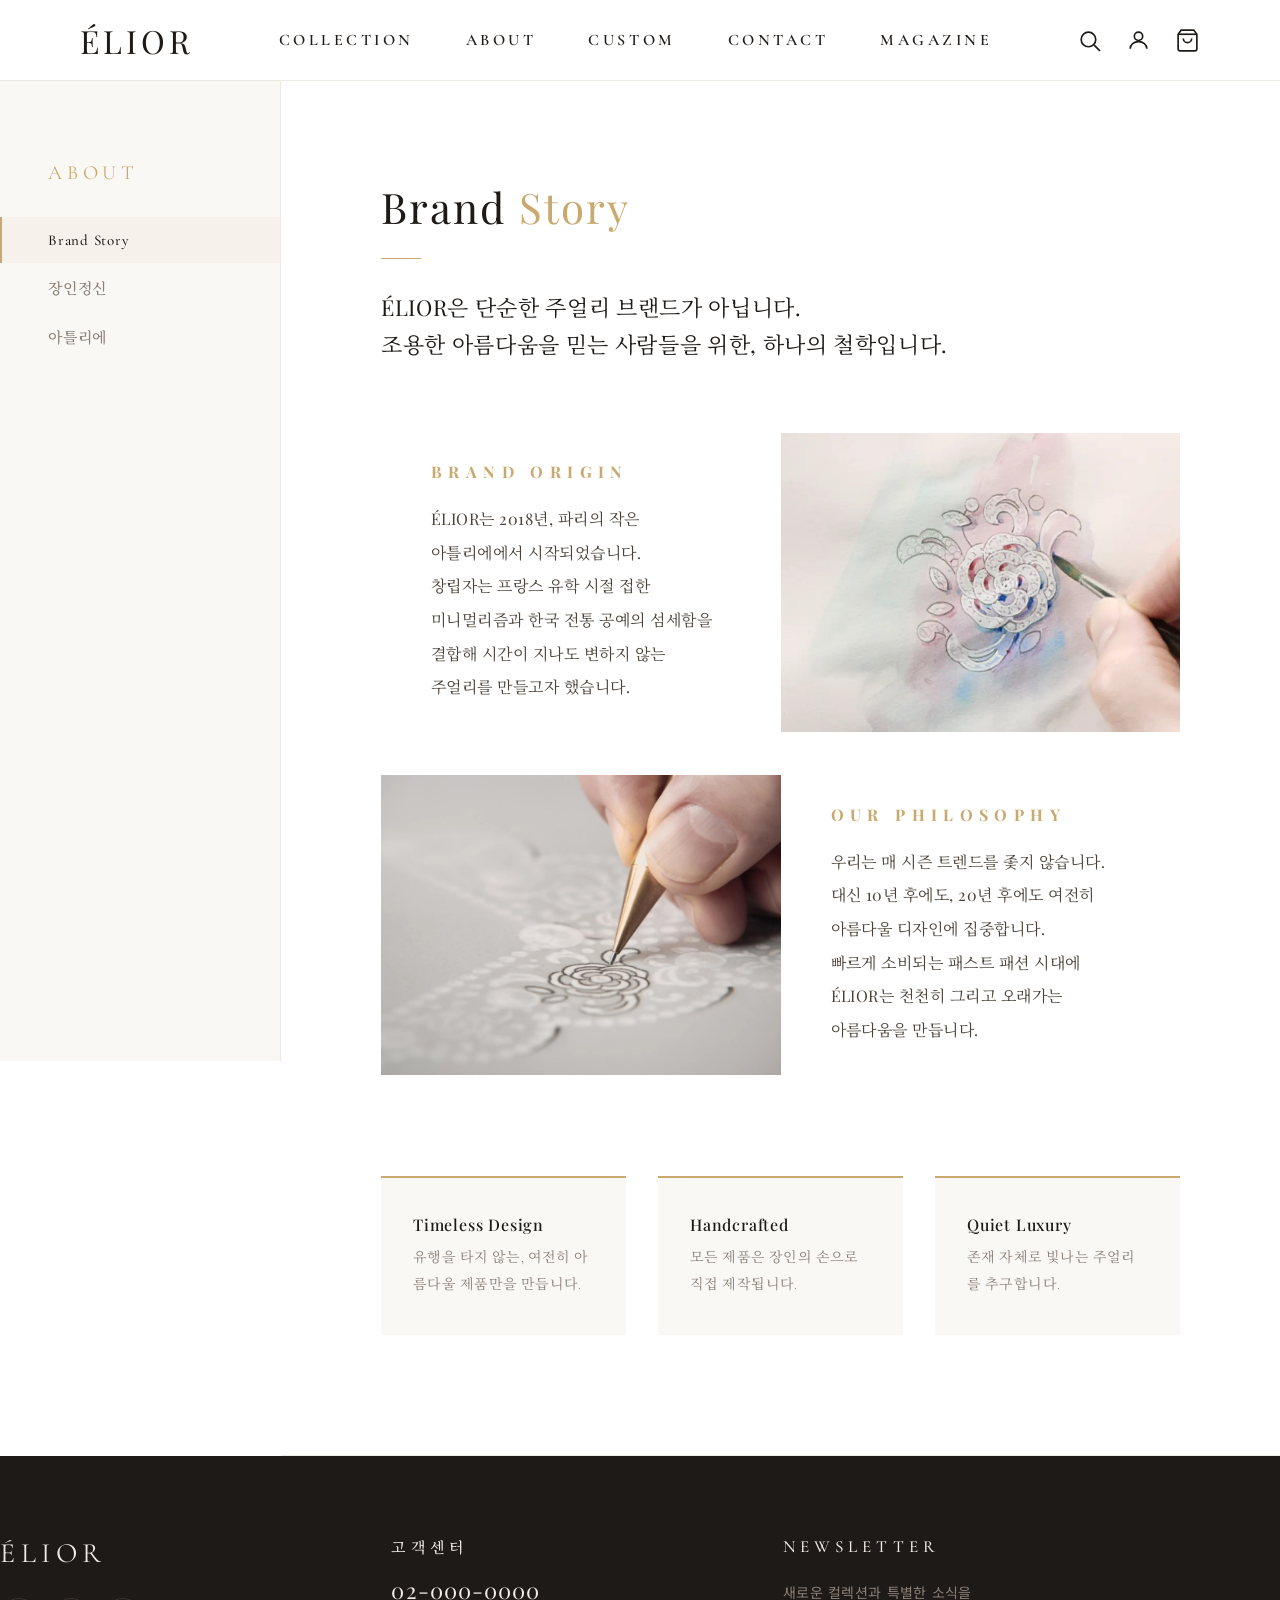
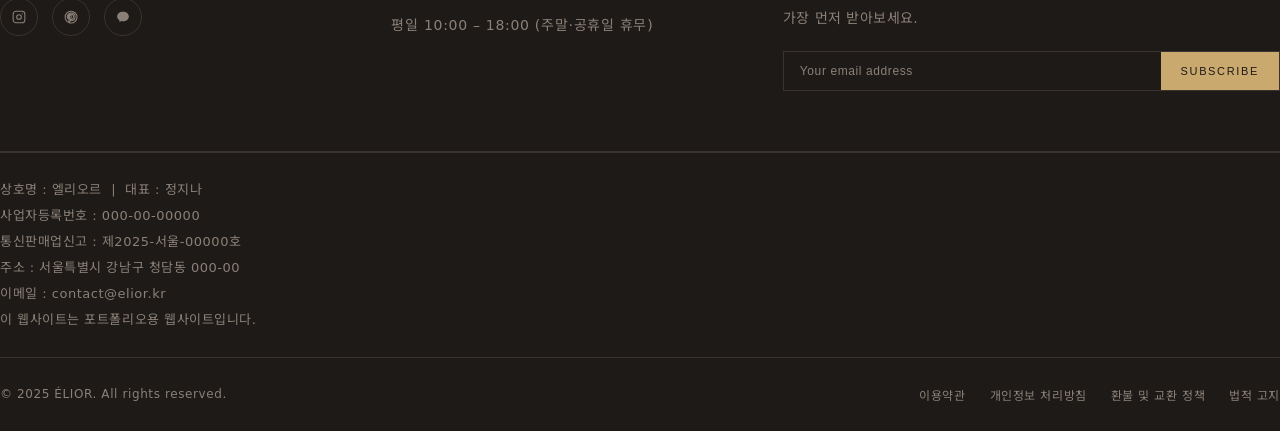
<file: about.html>
<!DOCTYPE html>
<html lang="en">

<head>
    <meta charset="UTF-8">
    <meta name="viewport" content="width=device-width, initial-scale=1.0">
    <title>About</title>
    <link rel="stylesheet" href="css/all.min.css">
    <link rel="stylesheet" href="css/reset.css">
    <link rel="stylesheet" href="css/about.css">
</head>

<body>
    <div id="wrap">
        <header id="eliorHeader">
            <div class="inner_box">
                <button class="hamburger" id="hamburger" aria-label="메뉴">
                    <span></span>
                    <span></span>
                    <span></span>
                </button>
                <h1 class="logo">
                    <a href="index.html"><span>ÉLIOR</span></a>
                </h1>
                <ul class="gnb">
                    <li>
                        <a href="collection.html">Collection</a>
                        <ul class="sub">
                            <li><a href="collection.html?cat=necklace">Necklace</a></li>
                            <li><a href="collection.html?cat=earring">Earring</a></li>
                            <li><a href="collection.html?cat=ring">Ring</a></li>
                            <li><a href="collection.html?cat=bracelet">Bracelet</a></li>
                            <li><a href="collection.html?cat=watch">Watch</a></li>
                            <li><a href="collection.html?cat=couple">Couple Sets</a></li>
                        </ul>
                    </li>
                    <li>
                        <a href="about.html">About</a>
                        <ul class="sub">
                            <li><a href="about.html?tab=brand">Brand Story</a></li>
                            <li><a href="about.html?tab=craft">장인정신</a></li>
                            <li><a href="about.html?tab=atelier">아틀리에</a></li>
                        </ul>
                    </li>
                    <li>
                        <a href="custom.html">Custom</a>
                        <ul class="sub">
                            <li><a href="custom.html?tab=process">진행 방식</a></li>
                            <li><a href="custom.html?tab=request">커스텀 요청서</a></li>
                            <li><a href="custom.html?tab=option">커스텀 옵션</a></li>
                            <li><a href="custom.html?tab=size">사이즈 가이드</a></li>
                            <li><a href="custom.html?tab=case">커스텀 작업 사례</a></li>
                        </ul>
                    </li>
                    <li>
                        <a href="contact.html">Contact</a>
                        <ul class="sub">
                            <li><a href="contact.html?tab=inquiry">상품 문의</a></li>
                            <li><a href="contact.html?tab=faq">자주 묻는 질문</a></li>
                            <li><a href="contact.html?tab=visit">방문 예약</a></li>
                        </ul>
                    </li>
                    <li>
                        <a href="magazine.html">Magazine</a>
                    </li>
                </ul>

                <div class="util_nav">
                    <a href="#" aria-label="검색">
                        <svg width="16" height="16" viewBox="0 0 24 24" fill="none" stroke="currentColor"
                            stroke-width="1.6">
                            <circle cx="11" cy="11" r="7" />
                            <line x1="16.5" y1="16.5" x2="22" y2="22" />
                        </svg>
                    </a>
                    <a href="mypage.html" aria-label="마이페이지">
                        <svg width="16" height="16" viewBox="0 0 24 24" fill="none" stroke="currentColor"
                            stroke-width="1.6">
                            <circle cx="12" cy="8" r="4" />
                            <path d="M4 20c0-4 3.6-7 8-7s8 3 8 7" />
                        </svg>
                    </a>
                    <a href="cart.html" aria-label="장바구니">
                        <svg width="16" height="16" viewBox="0 0 24 24" fill="none" stroke="currentColor"
                            stroke-width="1.6">
                            <path d="M6 2L3 6v14a2 2 0 002 2h14a2 2 0 002-2V6l-3-4z" />
                            <line x1="3" y1="6" x2="21" y2="6" />
                            <path d="M16 10a4 4 0 01-8 0" />
                        </svg>
                    </a>
                </div>
            </div>
        </header>

        <div id="about_wrap">

            <!-- 사이드바 -->
            <aside id="about_sidebar">
                <span class="sidebar_label">About</span>
                <ul class="sidebar_nav">
                    <li>
                        <a href="#" class="active" data-tab="brand">
                            Brand Story
                        </a>
                    </li>
                    <li>
                        <a href="#" data-tab="craft">
                            장인정신
                        </a>
                    </li>
                    <li>
                        <a href="#" data-tab="atelier">
                            아틀리에
                        </a>
                    </li>
                </ul>
            </aside>

            <!-- 콘텐츠 -->
            <main id="about_content">

                <!-- Brand Story -->
                <section class="about_section active" id="tab_brand">
                    <div class="section_header">

                        <h2>Brand <em>Story</em></h2>
                        <div class="section_divider"></div>
                    </div>

                    <p class="brand_story_lead">
                        ÉLIOR은 단순한 주얼리 브랜드가 아닙니다.<br>
                        조용한 아름다움을 믿는 사람들을 위한, 하나의 철학입니다.
                    </p>

                    <div class="brand_story_body">
                        <div class="story_row">
                            <div class="story_text">
                                <h4 class="story_sub">Brand Origin</h4>
                                <p>ÉLIOR는 2018년, 파리의 작은 아틀리에에서 시작되었습니다. </p>
                                <p>창립자는 프랑스 유학 시절 접한 미니멀리즘과 한국 전통 공예의 섬세함을 결합해
                                시간이 지나도 변하지 않는 주얼리를 만들고자 했습니다.</p>
                            </div>
                            <div class="story_img">
                                <img src="img/브랜드1.jpg" alt="">
                            </div>
                        </div>
                        <div class="story_row reverse">
                            <div class="story_text">
                                <h4 class="story_sub">Our Philosophy</h4>
                                <p>우리는 매 시즌 트렌드를 좇지 않습니다. </p>
                                <p>대신 10년 후에도, 20년 후에도 여전히 아름다울 디자인에 집중합니다.</p>
                                <p>빠르게 소비되는 패스트 패션 시대에
                                ÉLIOR는 천천히 그리고 오래가는 아름다움을 만듭니다.</p>
                            </div>
                            <div class="story_img">
                                <img src="img/브랜드2.jpg" alt="">
                            </div>
                        </div>
                    </div>

                    <div class="brand_values">
                        <div class="value_item">
                            <h4>Timeless Design</h4>
                            <p>유행을 타지 않는, 여전히 아름다울 제품만을 만듭니다.</p>
                        </div>
                        <div class="value_item">
                            <h4>Handcrafted</h4>
                            <p>모든 제품은 장인의 손으로 직접 제작됩니다.</p>
                        </div>
                        <div class="value_item">
                            <h4>Quiet Luxury</h4>
                            <p>존재 자체로 빛나는 주얼리를 추구합니다.</p>
                        </div>
                    </div>
                </section>

                <!-- 장인정신 -->
                <section class="about_section" id="tab_craft">

                    <div class="craft_banner">
                        <div class="craft_banner_text">
                            <p class="craft_banner_sub">Our Promise</p>
                            <h3 class="craft_banner_title">장인들의 손끝에서 완성되는 아름다움</h3>
                            <p class="craft_banner_desc">프랑스·이탈리아의 현대적
                                주얼리 기법을 접목해 각자의 분야에서 최고의 기술을 갈고닦아 왔습니다.
                            <p class="craft_banner_desc">
                                금속 성형, 스톤 세팅, 마감 처리 등 각 공정마다
                                전문 장인이 투입되며, 단 하나의 피스를 완성하기 위해
                                여러 장인의 손길이 함께합니다.</p>
                            <p class="craft_banner_desc">빠른 생산보다 완벽한 완성을 택하는 것,
                                그것이 ÉLIOR 장인들이 지켜온 하나의 약속입니다.</p>
                            </p>
                        </div>
                        <div class="craft_banner_img">
                            <img src="img/장인4.jpg" alt="">
                        </div>
                    </div>

                    <div class="craft_visual">
                        <div class="craft_left">
                            <p class="craft_sub">ÉLIOR with Handcrafted</p>
                            <h3 class="craft_title">손끝에서<br>탄생하는<br>아름다움</h3>
                            <p class="craft_desc">
                                ÉLIOR의 모든 주얼리는 숙련된 장인의 손끝에서 탄생합니다.<br>
                                기계가 만들 수 없는 온기, 대량 생산이 담을 수 없는 정성.<br>
                                우리는 빠름 대신 바름을, 효율 대신 완성을 선택합니다.
                            </p>
                        </div>
                        <div class="craft_right">
                            <img src="img/장인1.jpg" alt="장인정신">
                        </div>
                    </div>

                    <div class="craft_visual3">
                        <div class="craft_v3_img">
                            <img src="img/장인3.jpg" alt="">
                        </div>
                        <div class="craft_v3_left">
                            <p class="craft_sub">Material & Source</p>
                            <h3 class="craft_title">엄선된 소재<br>검증된 <em>원산지</em></h3>
                            <p class="craft_desc">
                                ÉLIOR는 국내외 검증된 파트너사에서만<br>
                                소재를 공급받습니다. 14K · 18K 골드,<br>
                                스털링 실버, 천연 원석 — 모든 소재는<br>
                                원산지 인증서와 함께 엄격히 관리됩니다.
                            </p>
                        </div>
                    </div>

                    <div class="craft_visual2">
                        <div class="craft_v2_left">
                            <p class="craft_sub">Handcrafted</p>
                            <h3 class="craft_title">열두 번의 손길<br>단 하나의 <em>완성</em></h3>
                            <p class="craft_desc">
                                하나의 주얼리가 완성되기까지<br>
                                최소 열두 번의 손길을 거칩니다.<br>
                                그 과정에서 어떤 타협도 하지 않습니다.
                            </p>
                        </div>
                        <div class="craft_v2_img">
                            <img src="img/장인2.jpg" alt="">
                        </div>
                    </div>
                </section>

                <!-- 아틀리에 -->
                <section class="about_section" id="tab_atelier">
                    <div class="section_header">
                        <h2>Our <em>Atelier</em></h2>
                        <div class="section_divider"></div>
                    </div>

                    <div class="atelier_hero">
                        <img src="img/매장사진6.jpg" alt="">
                        <div class="atelier_hero_text">
                            <p>Seoul, Cheongdam — Since 2018</p>
                        </div>
                    </div>

                    <div class="atelier_grid">
                        <div class="atelier_grid_item">

                        </div>
                        <div class="atelier_grid_item">
                            <img src="img/매장사진3.jpg" alt="">
                        </div>
                        <div class="atelier_grid_item">
                            <img src="img/매장사진4.jpg" alt="">
                        </div>
                        <div class="atelier_grid_item">
                            <img src="img/매장사진5.jpg" alt="">
                        </div>
                    </div>
                </section>

            </main>
        </div>

        <!-- 푸터 -->
        <footer id="footer">
            <div class="inner_box one">
                <div class="footer_top">

                    <!-- Brand -->
                    <div class="footer_brand">
                        <a href="index.html" class="footer_logo">ÉLIOR</a>
                        <div class="footer_sns">
                            <a href="#" class="sns_btn" aria-label="Instagram">
                                <svg width="14" height="14" viewBox="0 0 24 24" fill="none" stroke="currentColor"
                                    stroke-width="1.8">
                                    <rect x="2" y="2" width="20" height="20" rx="5" ry="5" />
                                    <circle cx="12" cy="12" r="4" />
                                    <circle cx="17.5" cy="6.5" r="1" fill="currentColor" stroke="none" />
                                </svg>
                            </a>
                            <a href="#" class="sns_btn" aria-label="Pinterest">
                                <svg width="14" height="14" viewBox="0 0 24 24" fill="none" stroke="currentColor"
                                    stroke-width="1.8">
                                    <path
                                        d="M12 2C6.48 2 2 6.48 2 12c0 4.24 2.65 7.86 6.39 9.29-.09-.78-.17-1.99.04-2.85.18-.76 1.22-5.18 1.22-5.18s-.31-.63-.31-1.56c0-1.46.85-2.55 1.9-2.55.9 0 1.33.67 1.33 1.48 0 .9-.58 2.26-.87 3.52-.25 1.05.52 1.9 1.55 1.9 1.86 0 3.11-2.39 3.11-5.22 0-2.15-1.46-3.75-4.1-3.75-2.99 0-4.84 2.24-4.84 4.74 0 .86.25 1.47.65 1.94.18.21.2.3.14.54-.05.17-.15.59-.2.76-.07.25-.28.34-.5.25-1.39-.57-2.04-2.1-2.04-3.82 0-2.84 2.4-6.24 7.17-6.24 3.83 0 6.35 2.77 6.35 5.75 0 3.93-2.17 6.87-5.39 6.87-1.08 0-2.09-.58-2.44-1.24l-.66 2.52c-.24.92-.88 2.07-1.31 2.77.99.3 2.03.46 3.12.46 5.52 0 10-4.48 10-10S17.52 2 12 2z" />
                                </svg>
                            </a>
                            <a href="#" class="sns_btn" aria-label="KakaoTalk">
                                <svg width="14" height="14" viewBox="0 0 24 24" fill="currentColor" stroke="none">
                                    <path
                                        d="M12 3C6.48 3 2 6.58 2 11c0 2.84 1.74 5.33 4.37 6.81L5.5 21l3.78-2.14C10.22 19.27 11.1 19.4 12 19.4c5.52 0 10-3.58 10-8.4S17.52 3 12 3z" />
                                </svg>
                            </a>
                        </div>
                    </div>

                    <!-- 사업자 정보 -->
                    <div class="footer_info">
                        <h4>고객센터</h4>
                        <p class="footer_tel">02-000-0000</p>
                        <p class="footer_hours">평일 10:00 – 18:00 (주말·공휴일 휴무)</p>
                    </div>

                    <!-- Newsletter -->
                    <div class="footer_newsletter">
                        <h4>Newsletter</h4>
                        <p>새로운 컬렉션과 특별한 소식을<br>가장 먼저 받아보세요.</p>
                        <div class="newsletter_form">
                            <input type="email" placeholder="Your email address">
                            <button type="button">Subscribe</button>
                        </div>
                    </div>

                </div>
            </div>
            <!-- 사업자 등록 정보 -->
            <div class="inner_box">
                <div class="footer_biz">
                    <p>상호명 : 엘리오르 &nbsp;|&nbsp; 대표 : 정지나 </p>
                    <p>사업자등록번호 : 000-00-00000 </p>
                    <p>통신판매업신고 : 제2025-서울-00000호</p>
                    <p>주소 : 서울특별시 강남구 청담동 000-00
                    </p>
                    <p>이메일 : contact@elior.kr</p>
                    <p>이 웹사이트는 포트폴리오용 웹사이트입니다.</p>
                </div>

                <div class="footer_bottom">
                    <p class="copyright">© 2025 ÉLIOR. All rights reserved.</p>
                    <div class="footer_policy">
                        <a href="#">이용약관</a>
                        <a href="#">개인정보 처리방침</a>
                        <a href="#">환불 및 교환 정책</a>
                        <a href="#">법적 고지</a>
                    </div>
                </div>
            </div>
        </footer>
    </div>
    <script>
        // 사이드바 탭 전환
        const sideLinks = document.querySelectorAll('.sidebar_nav a');
        const sections = document.querySelectorAll('.about_section');

        function activateTab(tabId) {
            sideLinks.forEach(link => {
                link.classList.toggle('active', link.dataset.tab === tabId);
            });
            sections.forEach(sec => {
                sec.classList.toggle('active', sec.id === 'tab_' + tabId);
            });
        }

        sideLinks.forEach(link => {
            link.addEventListener('click', e => {
                e.preventDefault();
                activateTab(link.dataset.tab);
                window.scrollTo({ top: document.getElementById('about_wrap').offsetTop - 80, behavior: 'smooth' });
            });
        });

        //헤더 서브메뉴에서 올 때
        const params = new URLSearchParams(window.location.search);
        const tabParam = params.get('tab');
        if (tabParam) activateTab(tabParam);

        // 햄버거 메뉴
        const hamburger = document.getElementById('hamburger');
        const gnb = document.querySelector('.gnb');

        if (hamburger && gnb) {

            hamburger.addEventListener('click', () => {

                hamburger.classList.toggle('open');
                gnb.classList.toggle('open');

                if (gnb.classList.contains('open')) {
                    // 배경 페이지만 스크롤 막기
                    document.body.style.overflow = 'hidden';
                } else {
                    document.body.style.overflow = '';
                }

            });

            // 서브메뉴 토글
            gnb.querySelectorAll('li > a').forEach(link => {

                link.addEventListener('click', (e) => {

                    if (window.innerWidth <= 430) {

                        const sub = link.nextElementSibling;

                        if (sub && sub.classList.contains('sub')) {

                            e.preventDefault();

                            const li = link.parentElement;
                            li.classList.toggle('sub_open');

                            // 펼쳐진 메뉴가 보이도록 살짝 이동
                            setTimeout(() => {
                                li.scrollIntoView({
                                    behavior: "smooth",
                                    block: "nearest"
                                });
                            }, 100);
                        }
                    }

                });

            });

        }
    </script>
</body>

</html>
</file>
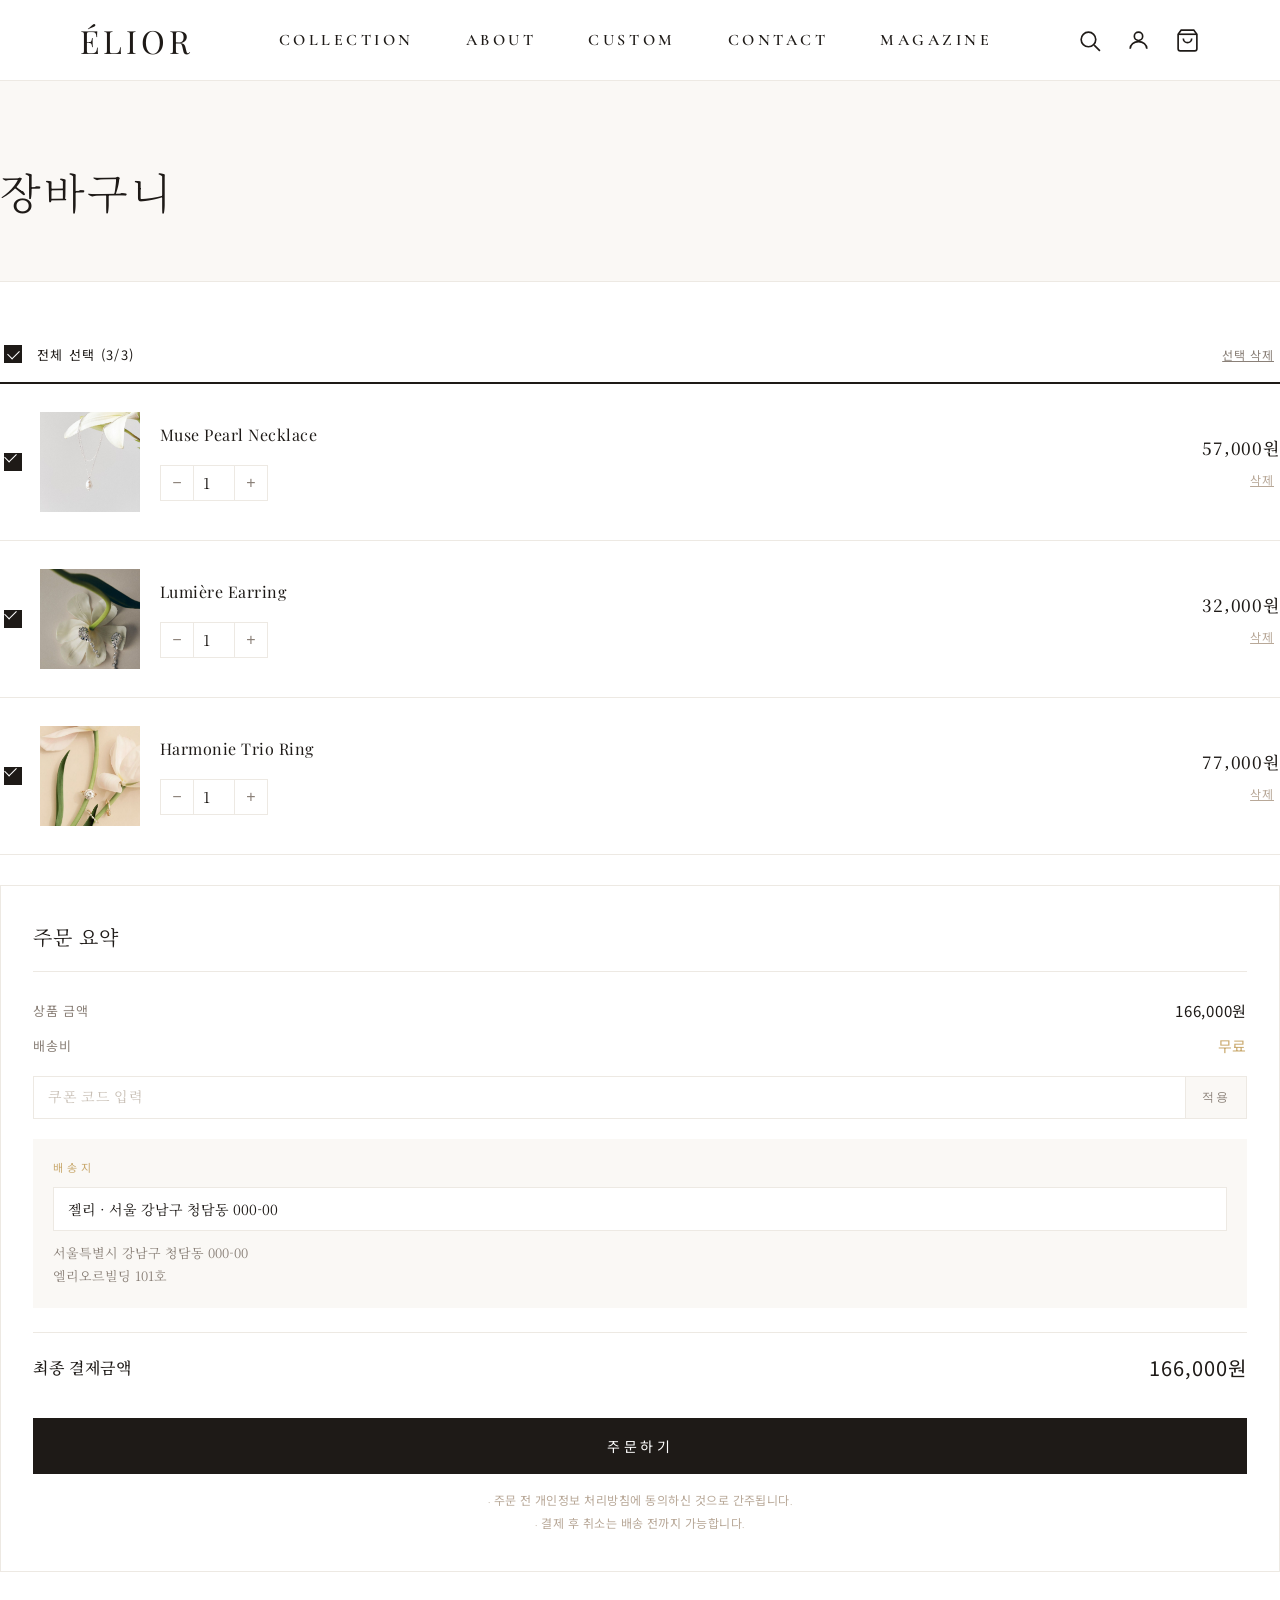
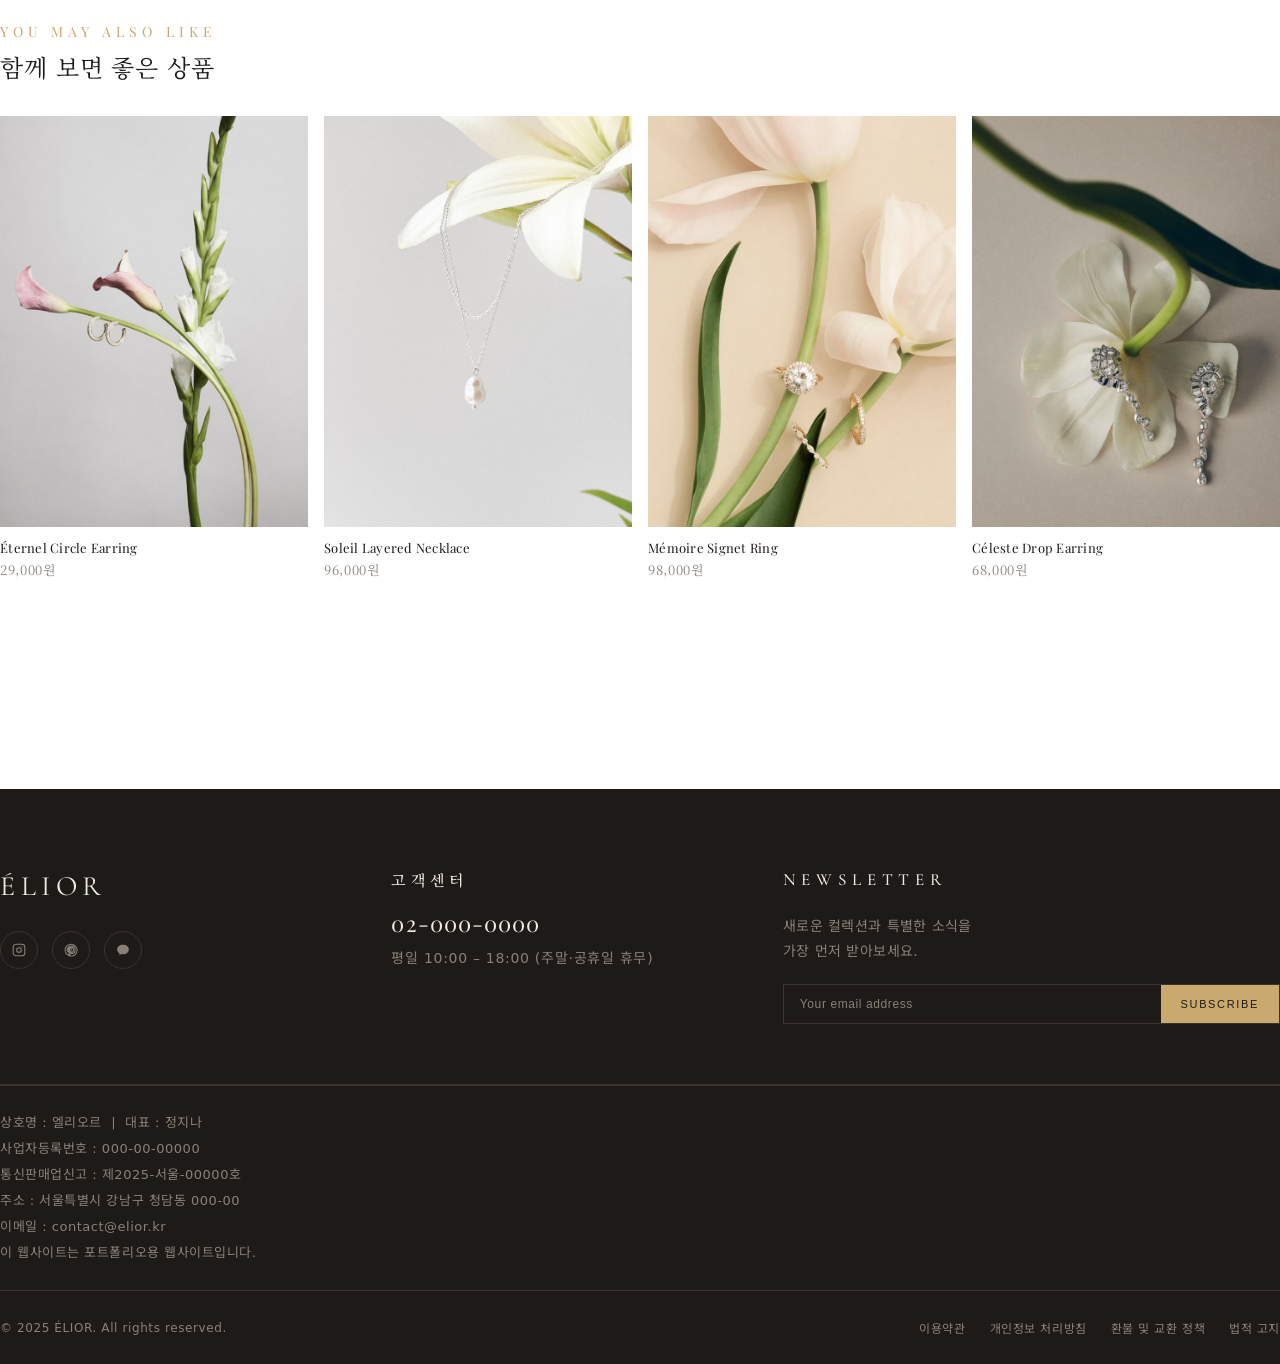
<file: cart.html>
<!DOCTYPE html>
<html lang="ko">

<head>
    <meta charset="UTF-8">
    <meta name="viewport" content="width=device-width, initial-scale=1.0">
    <title>Cart</title>
    <link rel="stylesheet" href="css/reset.css">
    <link rel="stylesheet" href="css/cart.css">
</head>

<body>
    <div id="wrap">

        <!-- 헤더 -->
        <header id="eliorHeader">
            <div class="inner_box">
                <button class="hamburger" id="hamburger" aria-label="메뉴">
                    <span></span>
                    <span></span>
                    <span></span>
                </button>
                <h1 class="logo"><a href="index.html"><span>ÉLIOR</span></a></h1>
                <ul class="gnb">
                    <li>
                        <a href="collection.html">Collection</a>
                        <ul class="sub">
                            <li><a href="collection.html?cat=necklace">Necklace</a></li>
                            <li><a href="collection.html?cat=earring">Earring</a></li>
                            <li><a href="collection.html?cat=ring">Ring</a></li>
                            <li><a href="collection.html?cat=bracelet">Bracelet</a></li>
                            <li><a href="collection.html?cat=watch">Watch</a></li>
                            <li><a href="collection.html?cat=couple">Couple Sets</a></li>
                        </ul>
                    </li>
                    <li>
                        <a href="about.html">About</a>
                        <ul class="sub">
                            <li><a href="about.html?tab=brand">Brand Story</a></li>
                            <li><a href="about.html?tab=craft">장인정신</a></li>
                            <li><a href="about.html?tab=atelier">아틀리에</a></li>
                        </ul>
                    </li>
                    <li>
                        <a href="custom.html">Custom</a>
                        <ul class="sub">
                            <li><a href="custom.html?tab=process">진행 방식</a></li>
                            <li><a href="custom.html?tab=request">커스텀 요청서</a></li>
                            <li><a href="custom.html?tab=option">커스텀 옵션</a></li>
                            <li><a href="custom.html?tab=size">사이즈 가이드</a></li>
                            <li><a href="custom.html?tab=case">커스텀 작업 사례</a></li>
                        </ul>
                    </li>
                    <li>
                        <a href="contact.html">Contact</a>
                        <ul class="sub">
                            <li><a href="contact.html?tab=inquiry">상품 문의</a></li>
                            <li><a href="contact.html?tab=faq">자주 묻는 질문</a></li>
                            <li><a href="contact.html?tab=visit">방문 예약</a></li>
                        </ul>
                    </li>
                    <li><a href="magazine.html">Magazine</a></li>
                </ul>
                
                <div class="util_nav">
                    <a href="#" aria-label="검색">
                        <svg width="16" height="16" viewBox="0 0 24 24" fill="none" stroke="currentColor"
                            stroke-width="1.6">
                            <circle cx="11" cy="11" r="7" />
                            <line x1="16.5" y1="16.5" x2="22" y2="22" />
                        </svg>
                    </a>
                    <a href="mypage.html" aria-label="마이페이지">
                        <svg width="16" height="16" viewBox="0 0 24 24" fill="none" stroke="currentColor"
                            stroke-width="1.6">
                            <circle cx="12" cy="8" r="4" />
                            <path d="M4 20c0-4 3.6-7 8-7s8 3 8 7" />
                        </svg>
                    </a>
                    <a href="cart.html" aria-label="장바구니">
                        <svg width="16" height="16" viewBox="0 0 24 24" fill="none" stroke="currentColor"
                            stroke-width="1.6">
                            <path d="M6 2L3 6v14a2 2 0 002 2h14a2 2 0 002-2V6l-3-4z" />
                            <line x1="3" y1="6" x2="21" y2="6" />
                            <path d="M16 10a4 4 0 01-8 0" />
                        </svg>
                    </a>
                </div>
            </div>
        </header>

        <!-- 히어로 -->
        <section id="cart_hero">
            <div class="inner_box">
                <h1>장바구니</h1>
            </div>
        </section>

        <!-- 장바구니 본문 -->
        <section id="cart_wrap">
            <div class="inner_box">

                <!-- 왼쪽: 상품 목록 -->
                <div class="cart_left">
                    <div class="cart_header">
                        <div class="cart_header_left">
                            <input type="checkbox" class="cart_check_all" id="checkAll" checked>
                            <label class="cart_select_label" for="checkAll">전체 선택 (<span
                                    id="checkedCount">3</span>/<span id="totalCount">3</span>)</label>
                        </div>
                        <button class="cart_delete_selected">선택 삭제</button>
                    </div>

                    <!-- 상품 1 -->
                    <div class="cart_item" data-price="57000">
                        <input type="checkbox" class="item_check" checked>
                        <div class="item_img"><img src="img/Pearl Line.jpg" alt=""></div>
                        <div class="item_info">
                            <p class="item_name">Muse Pearl Necklace</p>
                            <div class="item_qty">
                                <button class="qty_btn minus">−</button>
                                <input type="number" class="qty_num" value="1" min="1" max="99">
                                <button class="qty_btn plus">+</button>
                            </div>
                        </div>
                        <div class="item_price_wrap">
                            <span class="item_price">57,000원</span>
                            <button class="item_remove">삭제</button>
                        </div>
                    </div>

                    <!-- 상품 2 -->
                    <div class="cart_item" data-price="32000">
                        <input type="checkbox" class="item_check" checked>
                        <div class="item_img"><img src="img/Lumière.jpg" alt=""></div>
                        <div class="item_info">
                            <p class="item_name">Lumière Earring</p>
                            <div class="item_qty">
                                <button class="qty_btn minus">−</button>
                                <input type="number" class="qty_num" value="1" min="1" max="99">
                                <button class="qty_btn plus">+</button>
                            </div>
                        </div>
                        <div class="item_price_wrap">
                            <span class="item_price">32,000원</span>
                            <button class="item_remove">삭제</button>
                        </div>
                    </div>

                    <!-- 상품 3 -->
                    <div class="cart_item" data-price="77000">
                        <input type="checkbox" class="item_check" checked>
                        <div class="item_img"><img src="img/Harmonie Trio.jpg" alt=""></div>
                        <div class="item_info">
                            <p class="item_name">Harmonie Trio Ring</p>
                            <div class="item_qty">
                                <button class="qty_btn minus">−</button>
                                <input type="number" class="qty_num" value="1" min="1" max="99">
                                <button class="qty_btn plus">+</button>
                            </div>
                        </div>
                        <div class="item_price_wrap">
                            <span class="item_price">77,000원</span>
                            <button class="item_remove">삭제</button>
                        </div>
                    </div>
                </div>

                <!-- 오른쪽: 주문 요약 -->
                <div class="cart_right">
                    <div class="order_summary">
                        <h3 class="summary_title">주문 요약</h3>

                        <div class="summary_row">
                            <span class="label">상품 금액</span>
                            <span class="value" id="subtotal">166,000원</span>
                        </div>
                        <div class="summary_row">
                            <span class="label">배송비</span>
                            <span class="value free">무료</span>
                        </div>
                        <div class="summary_row" id="discountRow" style="display:none;">
                            <span class="label">쿠폰 할인</span>
                            <span class="value discount" id="discountValue">- 0원</span>
                        </div>

                        <!-- 쿠폰 -->
                        <div class="coupon_input_wrap">
                            <input type="text" class="coupon_input" id="couponInput" placeholder="쿠폰 코드 입력">
                            <button class="coupon_apply_btn" id="couponApply">적용</button>
                        </div>

                        <!-- 배송지 선택 -->
                        <div class="delivery_section">
                            <span class="delivery_title">배송지</span>
                            <select class="delivery_select" id="deliverySelect">
                                <option value="default">젤리 · 서울 강남구 청담동 000-00</option>
                                <option value="second">젤리 · 서울 마포구 합정동 000-00</option>
                                <option value="new">+ 새 배송지 입력</option>
                            </select>
                            <p class="delivery_addr" id="deliveryAddr">서울특별시 강남구 청담동 000-00<br>엘리오르빌딩 101호</p>
                        </div>

                        <!-- 최종 합계 -->
                        <div class="summary_total">
                            <span class="label">최종 결제금액</span>
                            <span class="value" id="totalPrice">166,000원</span>
                        </div>

                        <button class="order_btn" id="orderBtn">주문하기</button>

                        <p class="order_notice">
                            · 주문 전 개인정보 처리방침에 동의하신 것으로 간주됩니다.<br>
                            · 결제 후 취소는 배송 전까지 가능합니다.
                        </p>
                    </div>
                </div>
            </div>

            <!-- 추천 상품 -->
            <div class="inner_box">
                <div class="recommend_section">
                    <span class="recommend_title">You may also like</span>
                    <h3 class="recommend_h3">함께 보면 좋은 상품</h3>
                    <div class="recommend_grid">
                        <div class="rec_card">
                            <div class="rec_img"><img src="img/Circle Éternel.jpg" alt=""></div>
                            <p class="rec_name">Éternel Circle Earring</p>
                            <p class="rec_price">29,000원</p>
                        </div>
                        <div class="rec_card">
                            <div class="rec_img"><img src="img/Pearl Line.jpg" alt=""></div>
                            <p class="rec_name">Soleil Layered Necklace</p>
                            <p class="rec_price">96,000원</p>
                        </div>
                        <div class="rec_card">
                            <div class="rec_img"><img src="img/Harmonie Trio.jpg" alt=""></div>
                            <p class="rec_name">Mémoire Signet Ring</p>
                            <p class="rec_price">98,000원</p>
                        </div>
                        <div class="rec_card">
                            <div class="rec_img"><img src="img/Lumière.jpg" alt=""></div>
                            <p class="rec_name">Céleste Drop Earring</p>
                            <p class="rec_price">68,000원</p>
                        </div>
                    </div>
                </div>
            </div>

        </section>

        <!-- 푸터 -->
        <footer id="footer">
            <div class="inner_box one">
                <div class="footer_top">

                    <!-- Brand -->
                    <div class="footer_brand">
                        <a href="index.html" class="footer_logo">ÉLIOR</a>
                        <div class="footer_sns">
                            <a href="#" class="sns_btn" aria-label="Instagram">
                                <svg width="14" height="14" viewBox="0 0 24 24" fill="none" stroke="currentColor"
                                    stroke-width="1.8">
                                    <rect x="2" y="2" width="20" height="20" rx="5" ry="5" />
                                    <circle cx="12" cy="12" r="4" />
                                    <circle cx="17.5" cy="6.5" r="1" fill="currentColor" stroke="none" />
                                </svg>
                            </a>
                            <a href="#" class="sns_btn" aria-label="Pinterest">
                                <svg width="14" height="14" viewBox="0 0 24 24" fill="none" stroke="currentColor"
                                    stroke-width="1.8">
                                    <path
                                        d="M12 2C6.48 2 2 6.48 2 12c0 4.24 2.65 7.86 6.39 9.29-.09-.78-.17-1.99.04-2.85.18-.76 1.22-5.18 1.22-5.18s-.31-.63-.31-1.56c0-1.46.85-2.55 1.9-2.55.9 0 1.33.67 1.33 1.48 0 .9-.58 2.26-.87 3.52-.25 1.05.52 1.9 1.55 1.9 1.86 0 3.11-2.39 3.11-5.22 0-2.15-1.46-3.75-4.1-3.75-2.99 0-4.84 2.24-4.84 4.74 0 .86.25 1.47.65 1.94.18.21.2.3.14.54-.05.17-.15.59-.2.76-.07.25-.28.34-.5.25-1.39-.57-2.04-2.1-2.04-3.82 0-2.84 2.4-6.24 7.17-6.24 3.83 0 6.35 2.77 6.35 5.75 0 3.93-2.17 6.87-5.39 6.87-1.08 0-2.09-.58-2.44-1.24l-.66 2.52c-.24.92-.88 2.07-1.31 2.77.99.3 2.03.46 3.12.46 5.52 0 10-4.48 10-10S17.52 2 12 2z" />
                                </svg>
                            </a>
                            <a href="#" class="sns_btn" aria-label="KakaoTalk">
                                <svg width="14" height="14" viewBox="0 0 24 24" fill="currentColor" stroke="none">
                                    <path
                                        d="M12 3C6.48 3 2 6.58 2 11c0 2.84 1.74 5.33 4.37 6.81L5.5 21l3.78-2.14C10.22 19.27 11.1 19.4 12 19.4c5.52 0 10-3.58 10-8.4S17.52 3 12 3z" />
                                </svg>
                            </a>
                        </div>
                    </div>

                    <!-- 사업자 정보 -->
                    <div class="footer_info">
                        <h4>고객센터</h4>
                        <p class="footer_tel">02-000-0000</p>
                        <p class="footer_hours">평일 10:00 – 18:00 (주말·공휴일 휴무)</p>
                    </div>

                    <!-- Newsletter -->
                    <div class="footer_newsletter">
                        <h4>Newsletter</h4>
                        <p>새로운 컬렉션과 특별한 소식을<br>가장 먼저 받아보세요.</p>
                        <div class="newsletter_form">
                            <input type="email" placeholder="Your email address">
                            <button type="button">Subscribe</button>
                        </div>
                    </div>

                </div>
            </div>
            <!-- 사업자 등록 정보 -->
            <div class="inner_box">
                <div class="footer_biz">
                    <p>상호명 : 엘리오르 &nbsp;|&nbsp; 대표 : 정지나 </p>
                    <p>사업자등록번호 : 000-00-00000 </p>
                    <p>통신판매업신고 : 제2025-서울-00000호</p>
                    <p>주소 : 서울특별시 강남구 청담동 000-00
                    </p>
                    <p>이메일 : contact@elior.kr</p>
                    <p>이 웹사이트는 포트폴리오용 웹사이트입니다.</p>
                </div>

                <div class="footer_bottom">
                    <p class="copyright">© 2025 ÉLIOR. All rights reserved.</p>
                    <div class="footer_policy">
                        <a href="#">이용약관</a>
                        <a href="#">개인정보 처리방침</a>
                        <a href="#">환불 및 교환 정책</a>
                        <a href="#">법적 고지</a>
                    </div>
                </div>
            </div>
        </footer>

    </div>

    <script>

        // ── 가격 계산 ──
        let discountAmount = 0;

        function calcTotal() {
            const items = document.querySelectorAll('.cart_item');
            let subtotal = 0;
            let checked = 0;

            items.forEach(item => {
                const chk = item.querySelector('.item_check');
                const qty = parseInt(item.querySelector('.qty_num').value) || 1;
                const price = parseInt(item.dataset.price) || 0;
                if (chk && chk.checked) {
                    subtotal += price * qty;
                    checked++;
                }
            });

            const total = Math.max(0, subtotal - discountAmount);
            document.getElementById('subtotal').textContent = subtotal.toLocaleString() + '원';
            document.getElementById('totalPrice').textContent = total.toLocaleString() + '원';
            document.getElementById('checkedCount').textContent = checked;
            document.getElementById('totalCount').textContent = items.length;

            if (discountAmount > 0) {
                document.getElementById('discountRow').style.display = 'flex';
                document.getElementById('discountValue').textContent = '- ' + discountAmount.toLocaleString() + '원';
            }
        }

        // ── 수량 조절 ──
        document.querySelectorAll('.cart_item').forEach(item => {
            const minus = item.querySelector('.minus');
            const plus = item.querySelector('.plus');
            const num = item.querySelector('.qty_num');
            const price = parseInt(item.dataset.price);

            minus.addEventListener('click', () => {
                if (parseInt(num.value) > 1) { num.value = parseInt(num.value) - 1; updateItemPrice(item); calcTotal(); }
            });
            plus.addEventListener('click', () => {
                num.value = parseInt(num.value) + 1; updateItemPrice(item); calcTotal();
            });
            num.addEventListener('change', () => {
                if (parseInt(num.value) < 1) num.value = 1;
                updateItemPrice(item); calcTotal();
            });
        });

        function updateItemPrice(item) {
            const qty = parseInt(item.querySelector('.qty_num').value);
            const price = parseInt(item.dataset.price);
            item.querySelector('.item_price').textContent = (price * qty).toLocaleString() + '원';
        }

        // ── 체크박스 ──
        const checkAll = document.getElementById('checkAll');
        const itemChecks = document.querySelectorAll('.item_check');

        checkAll.addEventListener('change', () => {
            itemChecks.forEach(chk => chk.checked = checkAll.checked);
            calcTotal();
        });

        itemChecks.forEach(chk => {
            chk.addEventListener('change', () => {
                checkAll.checked = [...itemChecks].every(c => c.checked);
                calcTotal();
            });
        });

        // ── 삭제 ──
        document.querySelectorAll('.item_remove').forEach(btn => {
            btn.addEventListener('click', () => {
                btn.closest('.cart_item').remove();
                calcTotal();
            });
        });

        document.querySelector('.cart_delete_selected').addEventListener('click', () => {
            document.querySelectorAll('.cart_item').forEach(item => {
                if (item.querySelector('.item_check').checked) item.remove();
            });
            calcTotal();
        });

        // ── 쿠폰 적용 ──
        const coupons = { 'ELIOR10': 0.1, 'WEDDING20': 0.2, 'KAKAO5': 0.05 };

        document.getElementById('couponApply').addEventListener('click', () => {
            const code = document.getElementById('couponInput').value.trim().toUpperCase();
            const subtotal = parseInt(document.getElementById('subtotal').textContent.replace(/[^0-9]/g, ''));

            if (coupons[code]) {
                discountAmount = Math.floor(subtotal * coupons[code]);
                alert(`쿠폰이 적용되었습니다. ${Math.floor(coupons[code] * 100)}% 할인`);
                calcTotal();
            } else {
                alert('유효하지 않은 쿠폰 코드입니다.');
            }
        });

        // ── 배송지 변경 ──
        const addresses = {
            default: '서울특별시 강남구 청담동 000-00<br>엘리오르빌딩 101호',
            second: '서울특별시 마포구 합정동 000-00<br>합정아파트 202동 303호',
            new: '새 배송지를 입력해주세요.'
        };

        document.getElementById('deliverySelect').addEventListener('change', function () {
            document.getElementById('deliveryAddr').innerHTML = addresses[this.value] || '';
        });

        // ── 주문하기 ──
        document.getElementById('orderBtn').addEventListener('click', () => {
            const checked = document.querySelectorAll('.item_check:checked').length;
            if (checked === 0) { alert('주문할 상품을 선택해주세요.'); return; }
            alert('주문이 완료되었습니다. 감사합니다!');
        });

        calcTotal();

        // 햄버거 메뉴
        const hamburger = document.getElementById('hamburger');
        const gnb = document.querySelector('.gnb');

        if (hamburger && gnb) {
            hamburger.addEventListener('click', () => {
                hamburger.classList.toggle('open');
                gnb.classList.toggle('open');
                document.body.style.overflow = gnb.classList.contains('open') ? 'hidden' : '';
            });

            // 서브메뉴 토글
            gnb.querySelectorAll('li > a').forEach(link => {
                link.addEventListener('click', (e) => {
                    if (window.innerWidth <= 430) {
                        const sub = link.nextElementSibling;
                        if (sub && sub.classList.contains('sub')) {
                            e.preventDefault();
                            link.parentElement.classList.toggle('sub_open');
                        }
                    }
                });
            });
        }
    </script>
</body>

</html>
</file>
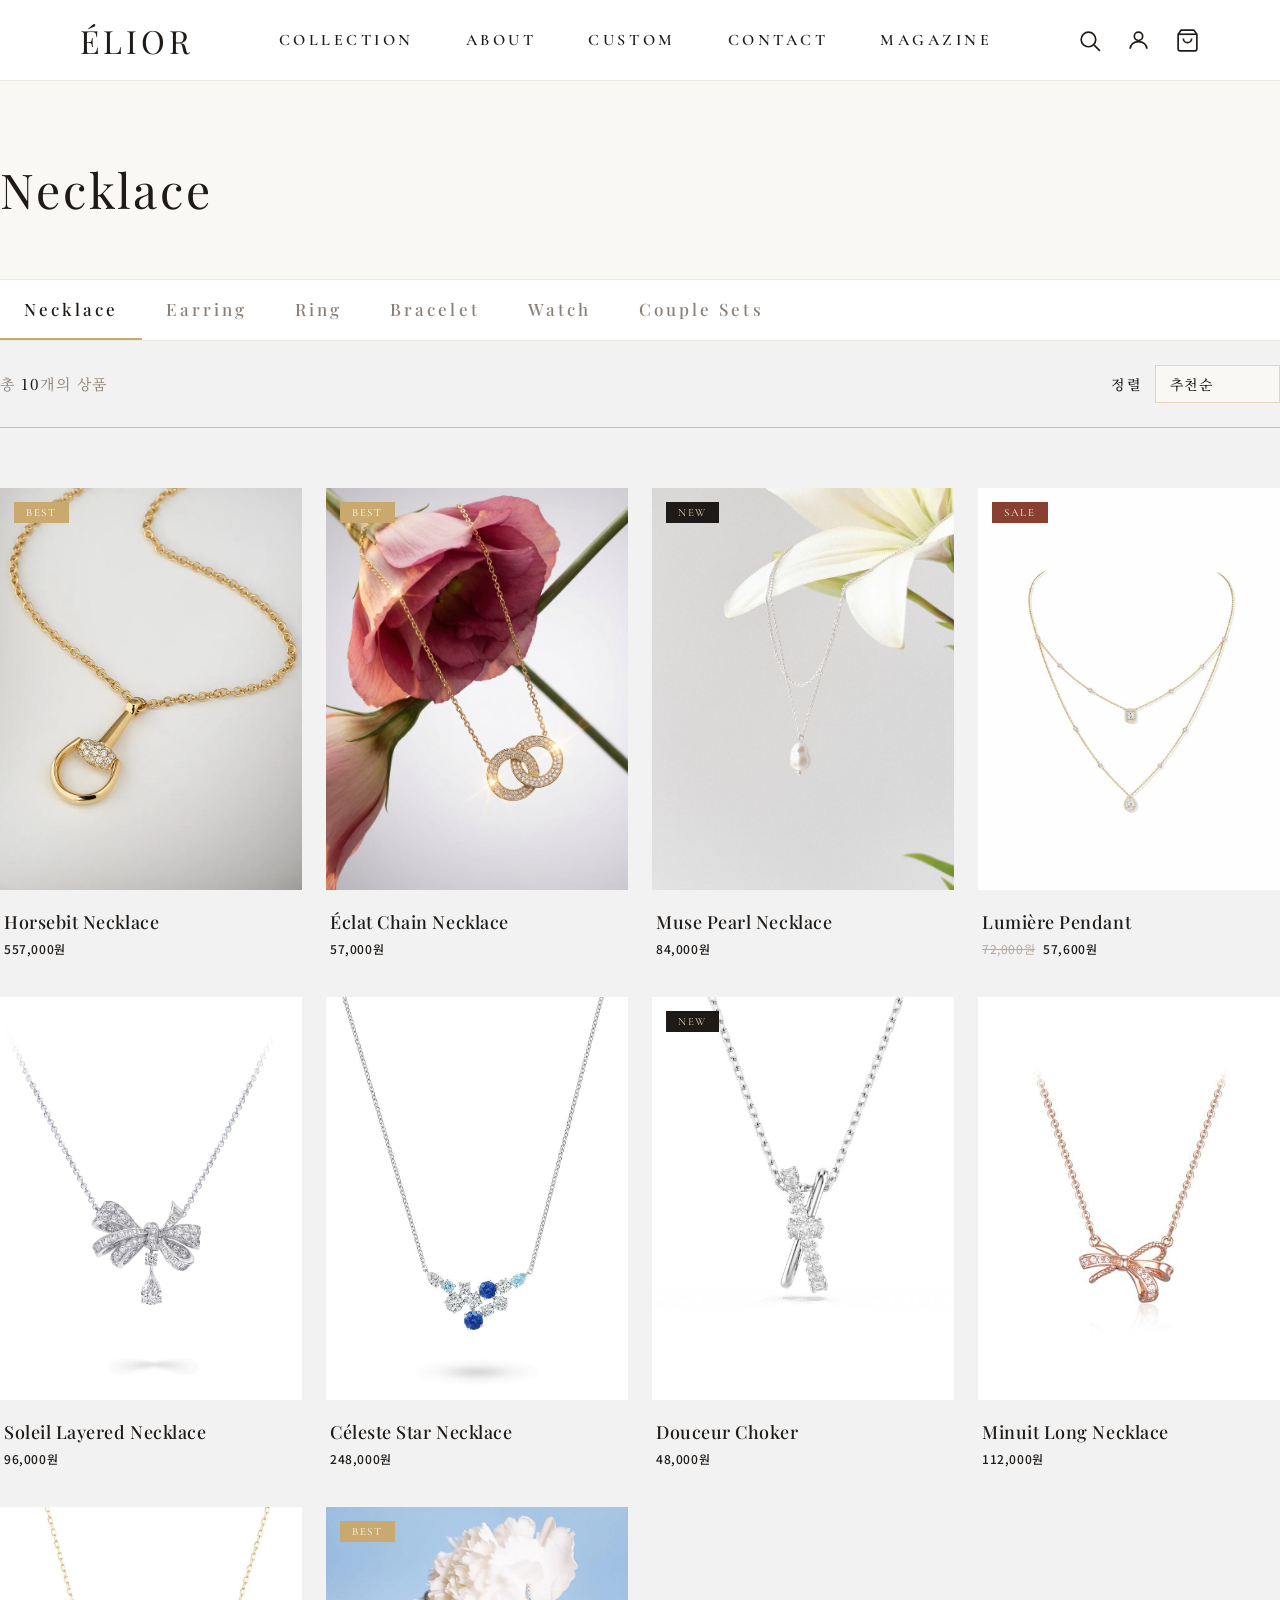
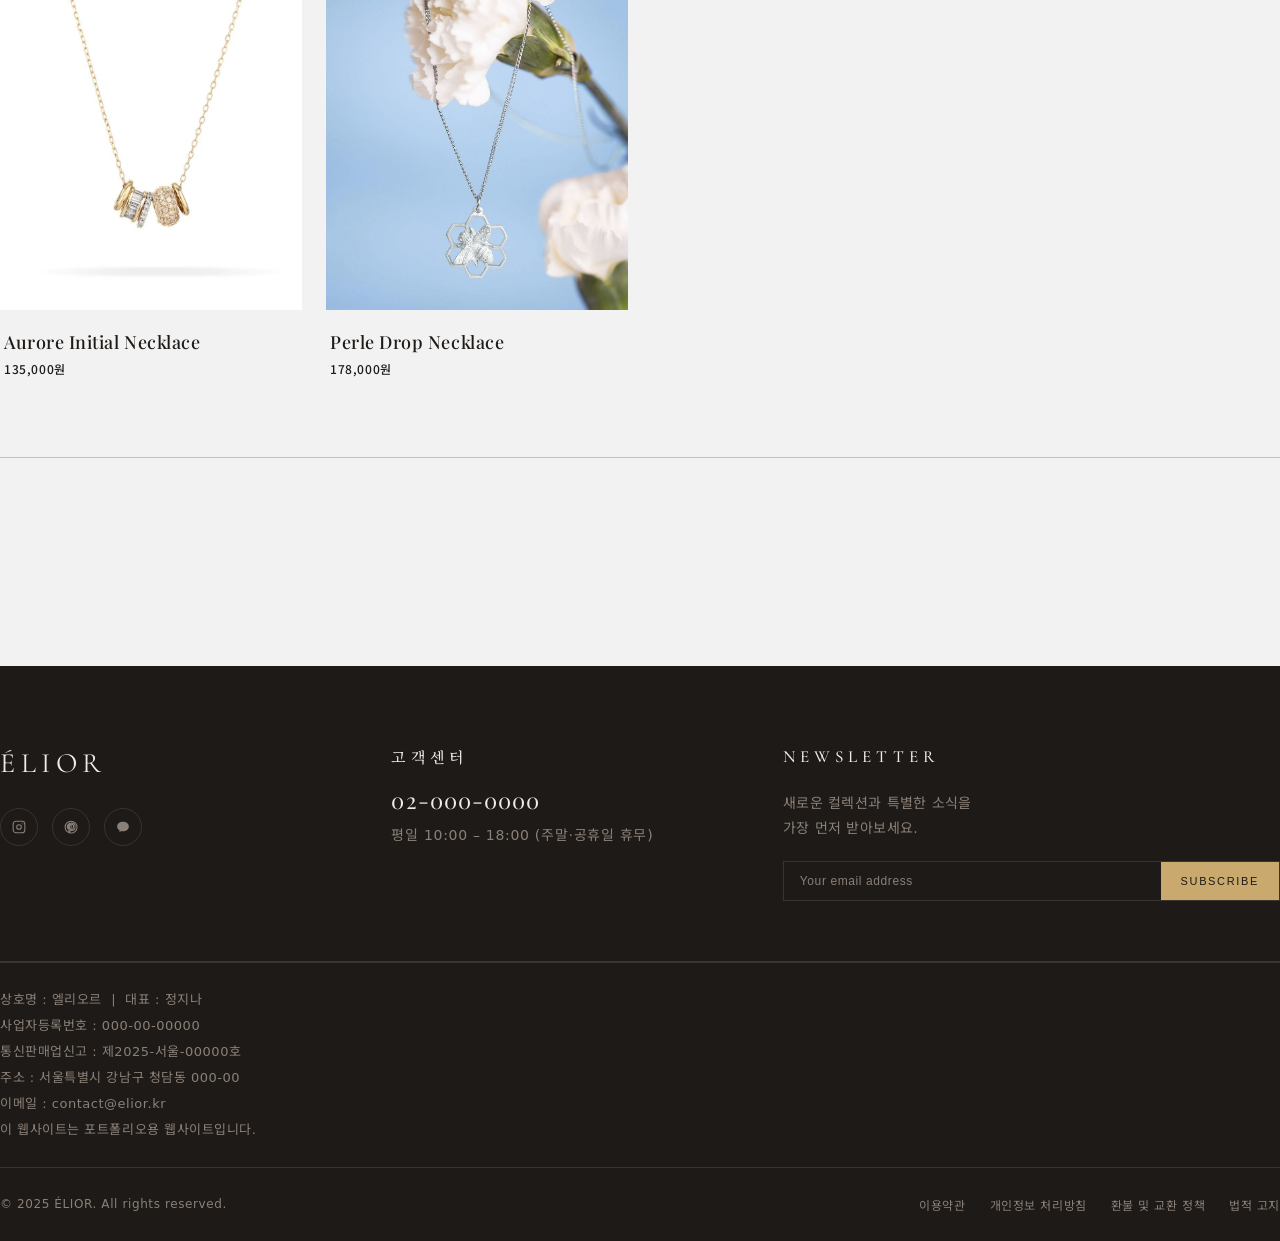
<file: collection.html>
<!DOCTYPE html>
<html lang="en">

<head>
    <meta charset="UTF-8">
    <meta name="viewport" content="width=device-width, initial-scale=1.0">
    <title>Collection</title>
    <link rel="stylesheet" href="css/all.min.css">
    <link rel="stylesheet" href="css/reset.css">
    <link rel="stylesheet" href="css/collection.css">
    <script src="js/products.js"></script>
</head>

<body>
    <div id="wrap">
        <!-- 헤더 -->
        <header id="eliorHeader">
            <div class="inner_box">
                <button class="hamburger" id="hamburger" aria-label="메뉴">
                    <span></span>
                    <span></span>
                    <span></span>
                </button>
                <h1 class="logo"><a href="index.html"><span>ÉLIOR</span></a></h1>
                <ul class="gnb">
                    <li>
                        <a href="collection.html">Collection</a>
                        <ul class="sub">
                            <li><a href="collection.html?cat=necklace">Necklace</a></li>
                            <li><a href="collection.html?cat=earring">Earring</a></li>
                            <li><a href="collection.html?cat=ring">Ring</a></li>
                            <li><a href="collection.html?cat=bracelet">Bracelet</a></li>
                            <li><a href="collection.html?cat=watch">Watch</a></li>
                            <li><a href="collection.html?cat=couple">Couple Sets</a></li>
                        </ul>
                    </li>
                    <li>
                        <a href="about.html">About</a>
                        <ul class="sub">
                            <li><a href="about.html?tab=brand">Brand Story</a></li>
                            <li><a href="about.html?tab=craft">장인정신</a></li>
                            <li><a href="about.html?tab=atelier">아틀리에</a></li>
                        </ul>
                    </li>
                    <li>
                        <a href="custom.html">Custom</a>
                        <ul class="sub">
                            <li><a href="custom.html?tab=process">진행 방식</a></li>
                            <li><a href="custom.html?tab=request">커스텀 요청서</a></li>
                            <li><a href="custom.html?tab=option">커스텀 옵션</a></li>
                            <li><a href="custom.html?tab=size">사이즈 가이드</a></li>
                            <li><a href="custom.html?tab=case">커스텀 작업 사례</a></li>
                        </ul>
                    </li>
                    <li>
                        <a href="contact.html">Contact</a>
                        <ul class="sub">
                            <li><a href="contact.html?tab=inquiry">상품 문의</a></li>
                            <li><a href="contact.html?tab=faq">자주 묻는 질문</a></li>
                            <li><a href="contact.html?tab=visit">방문 예약</a></li>
                        </ul>
                    </li>
                    <li><a href="magazine.html">Magazine</a></li>
                </ul>
                
                <div class="util_nav">
                    <a href="#" aria-label="검색">
                        <svg width="16" height="16" viewBox="0 0 24 24" fill="none" stroke="currentColor"
                            stroke-width="1.6">
                            <circle cx="11" cy="11" r="7" />
                            <line x1="16.5" y1="16.5" x2="22" y2="22" />
                        </svg>
                    </a>
                    <a href="mypage.html" aria-label="마이페이지">
                        <svg width="16" height="16" viewBox="0 0 24 24" fill="none" stroke="currentColor"
                            stroke-width="1.6">
                            <circle cx="12" cy="8" r="4" />
                            <path d="M4 20c0-4 3.6-7 8-7s8 3 8 7" />
                        </svg>
                    </a>
                    <a href="cart.html" aria-label="장바구니">
                        <svg width="16" height="16" viewBox="0 0 24 24" fill="none" stroke="currentColor"
                            stroke-width="1.6">
                            <path d="M6 2L3 6v14a2 2 0 002 2h14a2 2 0 002-2V6l-3-4z" />
                            <line x1="3" y1="6" x2="21" y2="6" />
                            <path d="M16 10a4 4 0 01-8 0" />
                        </svg>
                    </a>
                </div>
            </div>
        </header>

        <!-- 페이지 히어로 -->
        <section id="collection_hero">
            <div class="inner_box">
                <div class="hero_left">
                    <h1 id="heroTitle">Necklace</h1>
                </div>
            </div>
        </section>

        <!-- 카테고리 탭 -->
        <div id="category_tab">
            <div class="inner_box">
                <a href="collection.html?cat=necklace" class="cat_btn" data-cat="necklace">Necklace</a>
                <a href="collection.html?cat=earring" class="cat_btn" data-cat="earring">Earring</a>
                <a href="collection.html?cat=ring" class="cat_btn" data-cat="ring">Ring</a>
                <a href="collection.html?cat=bracelet" class="cat_btn" data-cat="bracelet">Bracelet</a>
                <a href="collection.html?cat=watch" class="cat_btn" data-cat="watch">Watch</a>
                <a href="collection.html?cat=couple" class="cat_btn" data-cat="couple">Couple Sets</a>
            </div>
        </div>

        <!-- 툴바 -->
        <div id="collection_toolbar">
            <div class="inner_box">
                <p class="toolbar_count">총 <span id="productCount">9</span>개의 상품</p>
                <div class="toolbar_sort">
                    <label>정렬</label>
                    <select id="sortSelect">
                        <option value="recommend">추천순</option>
                        <option value="newest">최신순</option>
                        <option value="price_asc">가격 낮은순</option>
                        <option value="price_desc">가격 높은순</option>
                    </select>
                </div>
            </div>
        </div>

        <!-- 컬렉션 그리드 -->
        <section id="collection_main">
            <div class="inner_box">
                <div class="collection_grid" id="collectionGrid"></div>

                <!-- 페이지네이션 -->
                <div class="collection_pagination" id="collectionPagination"></div>
            </div>
        </section>

        <!-- 푸터 -->
        <footer id="footer">
            <div class="inner_box one">
                <div class="footer_top">

                    <!-- Brand -->
                    <div class="footer_brand">
                        <a href="index.html" class="footer_logo">ÉLIOR</a>
                        <div class="footer_sns">
                            <a href="#" class="sns_btn" aria-label="Instagram">
                                <svg width="14" height="14" viewBox="0 0 24 24" fill="none" stroke="currentColor"
                                    stroke-width="1.8">
                                    <rect x="2" y="2" width="20" height="20" rx="5" ry="5" />
                                    <circle cx="12" cy="12" r="4" />
                                    <circle cx="17.5" cy="6.5" r="1" fill="currentColor" stroke="none" />
                                </svg>
                            </a>
                            <a href="#" class="sns_btn" aria-label="Pinterest">
                                <svg width="14" height="14" viewBox="0 0 24 24" fill="none" stroke="currentColor"
                                    stroke-width="1.8">
                                    <path
                                        d="M12 2C6.48 2 2 6.48 2 12c0 4.24 2.65 7.86 6.39 9.29-.09-.78-.17-1.99.04-2.85.18-.76 1.22-5.18 1.22-5.18s-.31-.63-.31-1.56c0-1.46.85-2.55 1.9-2.55.9 0 1.33.67 1.33 1.48 0 .9-.58 2.26-.87 3.52-.25 1.05.52 1.9 1.55 1.9 1.86 0 3.11-2.39 3.11-5.22 0-2.15-1.46-3.75-4.1-3.75-2.99 0-4.84 2.24-4.84 4.74 0 .86.25 1.47.65 1.94.18.21.2.3.14.54-.05.17-.15.59-.2.76-.07.25-.28.34-.5.25-1.39-.57-2.04-2.1-2.04-3.82 0-2.84 2.4-6.24 7.17-6.24 3.83 0 6.35 2.77 6.35 5.75 0 3.93-2.17 6.87-5.39 6.87-1.08 0-2.09-.58-2.44-1.24l-.66 2.52c-.24.92-.88 2.07-1.31 2.77.99.3 2.03.46 3.12.46 5.52 0 10-4.48 10-10S17.52 2 12 2z" />
                                </svg>
                            </a>
                            <a href="#" class="sns_btn" aria-label="KakaoTalk">
                                <svg width="14" height="14" viewBox="0 0 24 24" fill="currentColor" stroke="none">
                                    <path
                                        d="M12 3C6.48 3 2 6.58 2 11c0 2.84 1.74 5.33 4.37 6.81L5.5 21l3.78-2.14C10.22 19.27 11.1 19.4 12 19.4c5.52 0 10-3.58 10-8.4S17.52 3 12 3z" />
                                </svg>
                            </a>
                        </div>
                    </div>

                    <!-- 사업자 정보 -->
                    <div class="footer_info">
                        <h4>고객센터</h4>
                        <p class="footer_tel">02-000-0000</p>
                        <p class="footer_hours">평일 10:00 – 18:00 (주말·공휴일 휴무)</p>
                    </div>

                    <!-- Newsletter -->
                    <div class="footer_newsletter">
                        <h4>Newsletter</h4>
                        <p>새로운 컬렉션과 특별한 소식을<br>가장 먼저 받아보세요.</p>
                        <div class="newsletter_form">
                            <input type="email" placeholder="Your email address">
                            <button type="button">Subscribe</button>
                        </div>
                    </div>

                </div>
            </div>
            <!-- 사업자 등록 정보 -->
            <div class="inner_box">
                <div class="footer_biz">
                    <p>상호명 : 엘리오르 &nbsp;|&nbsp; 대표 : 정지나 </p>
                    <p>사업자등록번호 : 000-00-00000 </p>
                    <p>통신판매업신고 : 제2025-서울-00000호</p>
                    <p>주소 : 서울특별시 강남구 청담동 000-00
                    </p>
                    <p>이메일 : contact@elior.kr</p>
                    <p>이 웹사이트는 포트폴리오용 웹사이트입니다.</p>
                </div>

                <div class="footer_bottom">
                    <p class="copyright">© 2025 ÉLIOR. All rights reserved.</p>
                    <div class="footer_policy">
                        <a href="#">이용약관</a>
                        <a href="#">개인정보 처리방침</a>
                        <a href="#">환불 및 교환 정책</a>
                        <a href="#">법적 고지</a>
                    </div>
                </div>
            </div>
        </footer>

    </div>

    <script>
        function createCard(item) {
            const wishlist = JSON.parse(localStorage.getItem('wishlist') || '[]');
            const isWished = wishlist.find(w => w.name === item.name);

            const badge = item.badge
                ? `<span class="card_badge ${item.badge}">${item.badge === 'best' ? 'Best' : item.badge === 'new' ? 'New' : 'Sale'}</span>`
                : '';

            const price = item.originalPrice
                ? `<span class="original">${item.originalPrice}</span>${item.price}`
                : item.price;

            const imgWrap = item.link
                ? `<a href="${item.link}">`
                : `<div>`;
            const imgWrapClose = item.link ? `</a>` : `</div>`;

            return `
        <div class="product_card">
            ${imgWrap}
            <div class="card_img">
                <img src="${item.img}" alt="${item.name}">
                ${badge}
                <button class="card_wish" aria-label="위시리스트" style="color: ${isWished ? '#c9a96e' : ''}">
                    <svg width="16" height="16" viewBox="0 0 24 24" fill="${isWished ? '#c9a96e' : 'none'}" stroke="currentColor" stroke-width="1.5">
                        <path d="M20.84 4.61a5.5 5.5 0 0 0-7.78 0L12 5.67l-1.06-1.06a5.5 5.5 0 0 0-7.78 7.78l1.06 1.06L12 21.23l7.78-7.78 1.06-1.06a5.5 5.5 0 0 0 0-7.78z"/>
                    </svg>
                </button>
            </div>
            ${imgWrapClose}
            <div class="card_info">
                <p class="card_name">${item.name}</p>
                <p class="card_price">${price}</p>
            </div>
        </div>
    `;
        }

        // ── 초기화 ──
        const params = new URLSearchParams(window.location.search);
        const cat = params.get('cat') || 'necklace';
        const catProducts = products[cat] || products.necklace;

        // 히어로 타이틀
        const titles = { necklace: 'Necklace', earring: 'Earring', ring: 'Ring', bracelet: 'Bracelet', watch: 'Watch', couple: 'Couple Sets' };
        document.getElementById('heroTitle').textContent = titles[cat] || 'Collection';

        // 카테고리 탭 활성화
        document.querySelectorAll('.cat_btn').forEach(btn => {
            btn.classList.toggle('active', btn.dataset.cat === cat);
        });

        // 그리드 렌더링
        const grid = document.getElementById('collectionGrid');
        grid.innerHTML = catProducts.map(createCard).join('');
        document.getElementById('productCount').textContent = catProducts.length;

        // ── 페이지네이션 ──
        const perPage = 12;
        let currentPage = 1;
        const pagination = document.getElementById('collectionPagination');

        function renderCards(page) {
            const allCards = grid.querySelectorAll('.product_card');
            allCards.forEach((card, i) => {
                card.style.display = (i >= (page - 1) * perPage && i < page * perPage) ? 'block' : 'none';
            });
            renderPagination(page, allCards.length);
        }

        function renderPagination(page, total) {
            const totalPages = Math.ceil(total / perPage);
            if (totalPages <= 1) { pagination.innerHTML = ''; return; }
            pagination.innerHTML = '';

            const prev = document.createElement('button');
            prev.className = 'page_btn arrow';
            prev.textContent = '‹';
            prev.style.opacity = page === 1 ? '0.3' : '1';
            prev.addEventListener('click', () => { if (currentPage > 1) { currentPage--; renderCards(currentPage); } });
            pagination.appendChild(prev);

            for (let i = 1; i <= totalPages; i++) {
                const btn = document.createElement('button');
                btn.className = 'page_btn' + (i === page ? ' active' : '');
                btn.textContent = i;
                btn.addEventListener('click', () => { currentPage = i; renderCards(currentPage); });
                pagination.appendChild(btn);
            }

            const next = document.createElement('button');
            next.className = 'page_btn arrow';
            next.textContent = '›';
            next.style.opacity = page === totalPages ? '0.3' : '1';
            next.addEventListener('click', () => { if (currentPage < totalPages) { currentPage++; renderCards(currentPage); } });
            pagination.appendChild(next);
        }

        renderCards(1);

        const noticeClose = document.getElementById('notice_close');
        if (noticeClose) {
            noticeClose.addEventListener('click', () => {
                document.getElementById('notice_bar').style.display = 'none';
            });
        }

        // 위시리스트 저장/해제
        function toggleWish(btn, item) {
            const wishlist = JSON.parse(localStorage.getItem('wishlist') || '[]');
            const idx = wishlist.findIndex(w => w.name === item.name);
            const svg = btn.querySelector('svg');

            if (idx === -1) {
                wishlist.push(item);
                btn.style.color = '#c9a96e';
                svg.setAttribute('fill', '#c9a96e');
            } else {
                wishlist.splice(idx, 1);
                btn.style.color = '';
                svg.setAttribute('fill', 'none');
            }

            localStorage.setItem('wishlist', JSON.stringify(wishlist));
        }

        // 위시 버튼 상태 초기화
        function initWishBtns() {
            const wishlist = JSON.parse(localStorage.getItem('wishlist') || '[]');
            document.querySelectorAll('.product_card').forEach((card, i) => {
                const item = catProducts[i];
                if (!item) return;
                const btn = card.querySelector('.card_wish');
                if (wishlist.find(w => w.name === item.name)) {
                    btn.style.color = '#c9a96e';
                }
                btn.addEventListener('click', (e) => {
                    e.stopPropagation();
                    toggleWish(btn, item);
                });
            });
        }

        // renderCards 호출 후 실행
        renderCards(1);
        initWishBtns();

        // 햄버거 메뉴
        const hamburger = document.getElementById('hamburger');
        const gnb = document.querySelector('.gnb');

        if (hamburger && gnb) {

            hamburger.addEventListener('click', () => {

                hamburger.classList.toggle('open');
                gnb.classList.toggle('open');

                if (gnb.classList.contains('open')) {
                    // 배경 페이지만 스크롤 막기
                    document.body.style.overflow = 'hidden';
                } else {
                    document.body.style.overflow = '';
                }

            });

            // 서브메뉴 토글
            gnb.querySelectorAll('li > a').forEach(link => {

                link.addEventListener('click', (e) => {

                    if (window.innerWidth <= 430) {

                        const sub = link.nextElementSibling;

                        if (sub && sub.classList.contains('sub')) {

                            e.preventDefault();

                            const li = link.parentElement;
                            li.classList.toggle('sub_open');

                            // 펼쳐진 메뉴가 보이도록 살짝 이동
                            setTimeout(() => {
                                li.scrollIntoView({
                                    behavior: "smooth",
                                    block: "nearest"
                                });
                            }, 100);
                        }
                    }

                });

            });

        }
    </script>
</body>

</html>
</file>
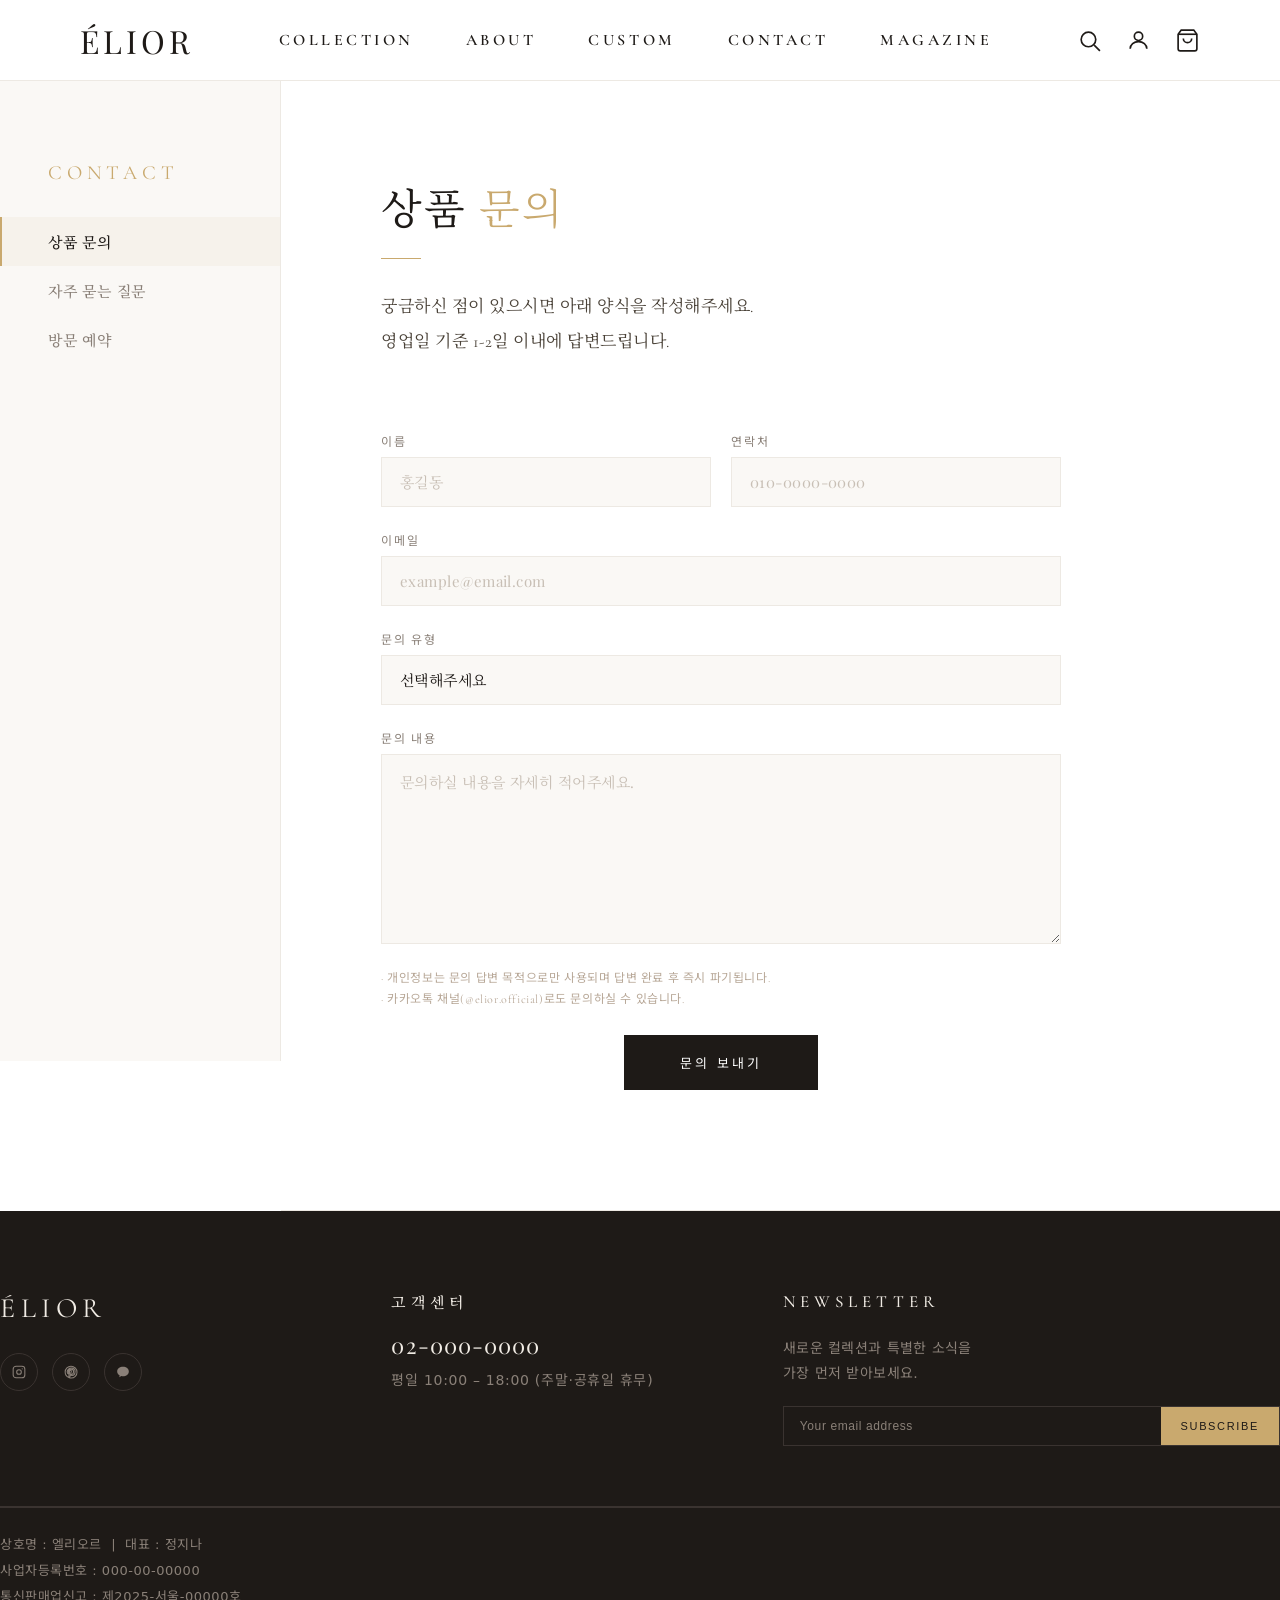
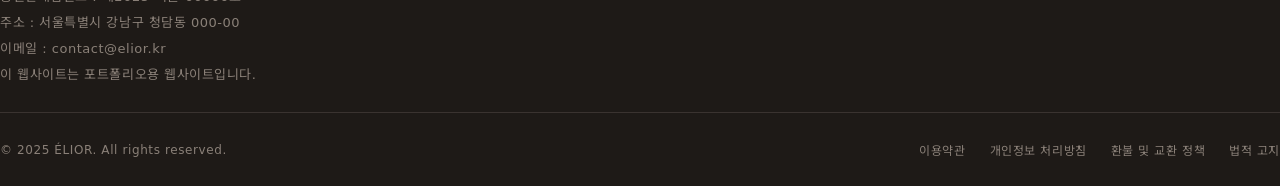
<file: contact.html>
<!DOCTYPE html>
<html lang="en">

<head>
    <meta charset="UTF-8">
    <meta name="viewport" content="width=device-width, initial-scale=1.0">
    <title>Contact</title>
    <link rel="stylesheet" href="css/all.min.css">
    <link rel="stylesheet" href="css/reset.css">
    <link rel="stylesheet" href="css/contact.css">
</head>

<body>
    <div id="wrap">
        <header id="eliorHeader">
            <div class="inner_box">
                <button class="hamburger" id="hamburger" aria-label="메뉴">
                    <span></span>
                    <span></span>
                    <span></span>
                </button>
                <h1 class="logo">
                    <a href="index.html"><span>ÉLIOR</span></a>
                </h1>
                <ul class="gnb">
                    <li>
                        <a href="collection.html">Collection</a>
                        <ul class="sub">
                            <li><a href="collection.html?cat=necklace">Necklace</a></li>
                            <li><a href="collection.html?cat=earring">Earring</a></li>
                            <li><a href="collection.html?cat=ring">Ring</a></li>
                            <li><a href="collection.html?cat=bracelet">Bracelet</a></li>
                            <li><a href="collection.html?cat=watch">Watch</a></li>
                            <li><a href="collection.html?cat=couple">Couple Sets</a></li>
                        </ul>
                    </li>
                    <li>
                        <a href="about.html">About</a>
                        <ul class="sub">
                            <li><a href="about.html?tab=brand">Brand Story</a></li>
                            <li><a href="about.html?tab=craft">장인정신</a></li>
                            <li><a href="about.html?tab=atelier">아틀리에</a></li>
                        </ul>
                    </li>
                    <li>
                        <a href="custom.html">Custom</a>
                        <ul class="sub">
                            <li><a href="custom.html?tab=process">진행 방식</a></li>
                            <li><a href="custom.html?tab=request">커스텀 요청서</a></li>
                            <li><a href="custom.html?tab=option">커스텀 옵션</a></li>
                            <li><a href="custom.html?tab=size">사이즈 가이드</a></li>
                            <li><a href="custom.html?tab=case">커스텀 작업 사례</a></li>
                        </ul>
                    </li>
                    <li>
                        <a href="contact.html">Contact</a>
                        <ul class="sub">
                            <li><a href="contact.html?tab=inquiry">상품 문의</a></li>
                            <li><a href="contact.html?tab=faq">자주 묻는 질문</a></li>
                            <li><a href="contact.html?tab=visit">방문 예약</a></li>
                        </ul>
                    </li>
                    <li>
                        <a href="magazine.html">Magazine</a>
                    </li>
                </ul>

                <div class="util_nav">
                    <a href="#" aria-label="검색">
                        <svg width="16" height="16" viewBox="0 0 24 24" fill="none" stroke="currentColor"
                            stroke-width="1.6">
                            <circle cx="11" cy="11" r="7" />
                            <line x1="16.5" y1="16.5" x2="22" y2="22" />
                        </svg>
                    </a>
                    <a href="mypage.html" aria-label="마이페이지">
                        <svg width="16" height="16" viewBox="0 0 24 24" fill="none" stroke="currentColor"
                            stroke-width="1.6">
                            <circle cx="12" cy="8" r="4" />
                            <path d="M4 20c0-4 3.6-7 8-7s8 3 8 7" />
                        </svg>
                    </a>
                    <a href="cart.html" aria-label="장바구니">
                        <svg width="16" height="16" viewBox="0 0 24 24" fill="none" stroke="currentColor"
                            stroke-width="1.6">
                            <path d="M6 2L3 6v14a2 2 0 002 2h14a2 2 0 002-2V6l-3-4z" />
                            <line x1="3" y1="6" x2="21" y2="6" />
                            <path d="M16 10a4 4 0 01-8 0" />
                        </svg>
                    </a>
                </div>
            </div>
        </header>


        <!-- 페이지 본문 -->
        <div id="contact_wrap">

            <!-- 사이드바 -->
            <aside id="contact_sidebar">
                <span class="sidebar_label">Contact</span>
                <ul class="sidebar_nav">
                    <li>
                        <a href="#" class="active" data-tab="inquiry">
                            상품 문의
                        </a>
                    </li>
                    <li>
                        <a href="#" data-tab="faq">
                            자주 묻는 질문
                        </a>
                    </li>
                    <li>
                        <a href="#" data-tab="visit">
                            방문 예약
                        </a>
                    </li>
                </ul>
            </aside>

            <!-- 콘텐츠 -->
            <main id="contact_content">

                <!-- 상품 문의 -->
                <section class="contact_section active" id="tab_inquiry">
                    <div class="section_header">
                        <h2>상품 <em>문의</em></h2>
                        <div class="section_divider"></div>
                    </div>

                    <p class="inquiry_intro">
                        궁금하신 점이 있으시면 아래 양식을 작성해주세요.<br>
                        영업일 기준 1-2일 이내에 답변드립니다.
                    </p>

                    <form class="inquiry_form">
                        <div class="form_row">
                            <div class="form_group">
                                <label>이름</label>
                                <input type="text" placeholder="홍길동">
                            </div>
                            <div class="form_group">
                                <label>연락처</label>
                                <input type="tel" placeholder="010-0000-0000">
                            </div>
                        </div>
                        <div class="form_group">
                            <label>이메일</label>
                            <input type="email" placeholder="example@email.com">
                        </div>
                        <div class="form_group">
                            <label>문의 유형</label>
                            <select>
                                <option value="" disabled selected>선택해주세요</option>
                                <option>상품 정보 문의</option>
                                <option>주문 및 결제</option>
                                <option>배송 문의</option>
                                <option>교환 / 환불</option>
                                <option>커스텀 제작 문의</option>
                                <option>기타</option>
                            </select>
                        </div>
                        <div class="form_group">
                            <label>문의 내용</label>
                            <textarea placeholder="문의하실 내용을 자세히 적어주세요."></textarea>
                        </div>
                        <p class="form_notice">
                            · 개인정보는 문의 답변 목적으로만 사용되며 답변 완료 후 즉시 파기됩니다.<br>
                            · 카카오톡 채널(@elior.official)로도 문의하실 수 있습니다.
                        </p>
                        <button type="submit" class="form_submit">문의 보내기</button>
                    </form>
                </section>

                <!-- FAQ -->
                <section class="contact_section" id="tab_faq">
                    <div class="section_header">
                        <h2>자주 묻는 <em>질문</em></h2>
                        <div class="section_divider"></div>
                    </div>

                    <!-- 배송 -->
                    <div class="faq_category">
                        <p class="faq_category_title">배송</p>
                        <div class="faq_item">
                            <button class="faq_question">
                                <span>배송은 얼마나 걸리나요?</span>
                                <span class="faq_icon"></span>
                            </button>
                            <p class="faq_answer">결제 완료 후 영업일 기준 1-2일 이내 발송되며, 발송 후 1-2일 내 수령 가능합니다. 커스텀 제작 상품은 별도 안내
                                드립니다.</p>
                        </div>
                        <div class="faq_item">
                            <button class="faq_question">
                                <span>전 상품 무료 배송인가요?</span>
                                <span class="faq_icon"></span>
                            </button>
                            <p class="faq_answer">네, 금액 조건 없이 모든 주문에 무료 배송이 적용됩니다. 제주 및 도서산간 지역도 동일하게 적용됩니다.</p>
                        </div>
                    </div>

                    <!-- 교환/환불 -->
                    <div class="faq_category">
                        <p class="faq_category_title">교환 / 환불</p>
                        <div class="faq_item">
                            <button class="faq_question">
                                <span>교환 및 환불은 어떻게 신청하나요?</span>
                                <span class="faq_icon"></span>
                            </button>
                            <p class="faq_answer">수령 후 30일 이내에 카카오톡 채널 또는 상품 문의 폼으로 신청해주세요. 상품 상태 확인 후 안내드립니다. 단, 각인·커스텀
                                제작 상품은 교환/환불이 불가합니다.</p>
                        </div>
                        <div class="faq_item">
                            <button class="faq_question">
                                <span>착용 후에도 교환이 가능한가요?</span>
                                <span class="faq_icon"></span>
                            </button>
                            <p class="faq_answer">착용 흔적이 없는 경우에 한해 교환 가능합니다. 제품 하자의 경우 착용 여부와 관계없이 교환 또는 환불 처리됩니다.</p>
                        </div>
                        <div class="faq_item">
                            <button class="faq_question">
                                <span>커스텀 제작 제품도 환불이 가능한가요?</span>
                                <span class="faq_icon"></span>
                            </button>
                            <p class="faq_answer">커스텀 제작의 특성상 각인이나 디자인 변형이 있는 경우가 많아 환불이 불가능합니다.</p>
                        </div>
                    </div>

                    <!-- 커스텀 -->
                    <div class="faq_category">
                        <p class="faq_category_title">커스텀 제작</p>
                        <div class="faq_item">
                            <button class="faq_question">
                                <span>커스텀 제작 기간은 얼마나 걸리나요?</span>
                                <span class="faq_icon"></span>
                            </button>
                            <p class="faq_answer">디자인 확정 후 평균 3-4주 소요됩니다. 복잡한 디자인이나 특수 소재의 경우 더 길어질 수 있으며, 진행 상황은 카카오톡으로
                                실시간 공유드립니다.</p>
                        </div>
                        <div class="faq_item">
                            <button class="faq_question">
                                <span>각인 가능한 글자 수에 제한이 있나요?</span>
                                <span class="faq_icon"></span>
                            </button>
                            <p class="faq_answer">제품 크기에 따라 다르지만 일반적으로 한글 8자, 영문 15자 이내를 권장합니다. 정확한 가능 여부는 상담을 통해
                                안내드립니다.</p>
                        </div>
                    </div>

                </section>

                <!-- 방문 예약 -->
                <section class="contact_section" id="tab_visit">
                    <div class="section_header">
                        <h2>방문 <em>예약</em></h2>
                        <div class="section_divider"></div>
                    </div>

                    <div class="visit_info_grid">
                        <div class="visit_info_item">
                            <h4>Location</h4>
                            <p>서울특별시 강남구 청담동 000-00<br><span>지하철 7호선 청담역 3번 출구 도보 5분</span></p>
                        </div>
                        <div class="visit_info_item">
                            <h4>Hours</h4>
                            <p>평일 11:00 – 19:00 / 토요일 12:00 – 18:00<br><span>일요일 및 공휴일 휴무</span></p>
                        </div>
                        <div class="visit_info_item">
                            <h4>Contact</h4>
                            <p>02-000-0000<br><span>카카오톡 @elior.official</span></p>
                        </div>
                        <div class="visit_info_item">
                            <h4>Notice</h4>
                            <p><span>방문 전 예약을 권장드립니다.<br>당일 방문도 가능하나 대기가 발생할 수 있습니다.</span></p>
                        </div>
                    </div>

                    <!-- 지도 자리 -->
                    <div class="visit_map">
                        <iframe
                            src="https://www.google.com/maps/embed?pb=!1m18!1m12!1m3!1d1582.2636701021538!2d127.05000054091212!3d37.51906463223356!2m3!1f0!2f0!3f0!3m2!1i1024!2i768!4f13.1!3m3!1m2!1s0x357ca46fc909ebab%3A0x33716086f4f23e5e!2z7LKt64u07Jet!5e0!3m2!1sko!2skr!4v1774470809588!5m2!1sko!2skr"
                            allowfullscreen="" loading="lazy" referrerpolicy="no-referrer-when-downgrade"></iframe>
                    </div>

                    <!-- 예약 폼 -->
                    <form class="visit_form">
                        <h3>예약 신청</h3>
                        <div class="form_row">
                            <div class="form_group">
                                <label>이름</label>
                                <input type="text" placeholder="홍길동">
                            </div>
                            <div class="form_group">
                                <label>연락처</label>
                                <input type="tel" placeholder="010-0000-0000">
                            </div>
                        </div>
                        <div class="form_row">
                            <div class="form_group">
                                <label>희망 방문일</label>
                                <input type="date">
                            </div>
                            <div class="form_group">
                                <label>희망 시간</label>
                                <select>
                                    <option value="" disabled selected>선택해주세요</option>
                                    <option>11:00</option>
                                    <option>12:00</option>
                                    <option>13:00</option>
                                    <option>14:00</option>
                                    <option>15:00</option>
                                    <option>16:00</option>
                                    <option>17:00</option>
                                    <option>18:00</option>
                                </select>
                            </div>
                        </div>
                        <div class="form_group">
                            <label>방문 목적</label>
                            <select>
                                <option value="" disabled selected>선택해주세요</option>
                                <option>커스텀 주얼리 상담</option>
                                <option>제품 체험 및 구매</option>
                                <option>선물 상담</option>
                                <option>웨딩 주얼리 상담</option>
                                <option>기타</option>
                            </select>
                        </div>
                        <div class="form_group">
                            <label>추가 요청사항</label>
                            <textarea placeholder="방문 관련 요청사항이 있으시면 적어주세요." style="min-height: 100px;"></textarea>
                        </div>
                        <p class="form_notice">
                            · 예약 확정 후 카카오톡 또는 문자로 안내드립니다.<br>
                            · 방문 취소는 최소 하루 전에 연락 부탁드립니다.
                        </p>
                        <button type="submit" class="form_submit">예약 신청하기</button>
                    </form>
                </section>

            </main>
        </div>

        <footer id="footer">
            <div class="inner_box one">
                <div class="footer_top">

                    <!-- Brand -->
                    <div class="footer_brand">
                        <a href="index.html" class="footer_logo">ÉLIOR</a>
                        <div class="footer_sns">
                            <a href="#" class="sns_btn" aria-label="Instagram">
                                <svg width="14" height="14" viewBox="0 0 24 24" fill="none" stroke="currentColor"
                                    stroke-width="1.8">
                                    <rect x="2" y="2" width="20" height="20" rx="5" ry="5" />
                                    <circle cx="12" cy="12" r="4" />
                                    <circle cx="17.5" cy="6.5" r="1" fill="currentColor" stroke="none" />
                                </svg>
                            </a>
                            <a href="#" class="sns_btn" aria-label="Pinterest">
                                <svg width="14" height="14" viewBox="0 0 24 24" fill="none" stroke="currentColor"
                                    stroke-width="1.8">
                                    <path
                                        d="M12 2C6.48 2 2 6.48 2 12c0 4.24 2.65 7.86 6.39 9.29-.09-.78-.17-1.99.04-2.85.18-.76 1.22-5.18 1.22-5.18s-.31-.63-.31-1.56c0-1.46.85-2.55 1.9-2.55.9 0 1.33.67 1.33 1.48 0 .9-.58 2.26-.87 3.52-.25 1.05.52 1.9 1.55 1.9 1.86 0 3.11-2.39 3.11-5.22 0-2.15-1.46-3.75-4.1-3.75-2.99 0-4.84 2.24-4.84 4.74 0 .86.25 1.47.65 1.94.18.21.2.3.14.54-.05.17-.15.59-.2.76-.07.25-.28.34-.5.25-1.39-.57-2.04-2.1-2.04-3.82 0-2.84 2.4-6.24 7.17-6.24 3.83 0 6.35 2.77 6.35 5.75 0 3.93-2.17 6.87-5.39 6.87-1.08 0-2.09-.58-2.44-1.24l-.66 2.52c-.24.92-.88 2.07-1.31 2.77.99.3 2.03.46 3.12.46 5.52 0 10-4.48 10-10S17.52 2 12 2z" />
                                </svg>
                            </a>
                            <a href="#" class="sns_btn" aria-label="KakaoTalk">
                                <svg width="14" height="14" viewBox="0 0 24 24" fill="currentColor" stroke="none">
                                    <path
                                        d="M12 3C6.48 3 2 6.58 2 11c0 2.84 1.74 5.33 4.37 6.81L5.5 21l3.78-2.14C10.22 19.27 11.1 19.4 12 19.4c5.52 0 10-3.58 10-8.4S17.52 3 12 3z" />
                                </svg>
                            </a>
                        </div>
                    </div>

                    <!-- 사업자 정보 -->
                    <div class="footer_info">
                        <h4>고객센터</h4>
                        <p class="footer_tel">02-000-0000</p>
                        <p class="footer_hours">평일 10:00 – 18:00 (주말·공휴일 휴무)</p>
                    </div>

                    <!-- Newsletter -->
                    <div class="footer_newsletter">
                        <h4>Newsletter</h4>
                        <p>새로운 컬렉션과 특별한 소식을<br>가장 먼저 받아보세요.</p>
                        <div class="newsletter_form">
                            <input type="email" placeholder="Your email address">
                            <button type="button">Subscribe</button>
                        </div>
                    </div>

                </div>
            </div>
            <!-- 사업자 등록 정보 -->
            <div class="inner_box">
                <div class="footer_biz">
                    <p>상호명 : 엘리오르 &nbsp;|&nbsp; 대표 : 정지나 </p>
                    <p>사업자등록번호 : 000-00-00000 </p>
                    <p>통신판매업신고 : 제2025-서울-00000호</p>
                    <p>주소 : 서울특별시 강남구 청담동 000-00
                    </p>
                    <p>이메일 : contact@elior.kr</p>
                    <p>이 웹사이트는 포트폴리오용 웹사이트입니다.</p>
                </div>

                <div class="footer_bottom">
                    <p class="copyright">© 2025 ÉLIOR. All rights reserved.</p>
                    <div class="footer_policy">
                        <a href="#">이용약관</a>
                        <a href="#">개인정보 처리방침</a>
                        <a href="#">환불 및 교환 정책</a>
                        <a href="#">법적 고지</a>
                    </div>
                </div>
            </div>
        </footer>
    </div>
    <script>

        // 사이드바 탭 전환
        const sideLinks = document.querySelectorAll('.sidebar_nav a');
        const sections = document.querySelectorAll('.contact_section');

        function activateTab(tabId) {
            sideLinks.forEach(link => {
                link.classList.toggle('active', link.dataset.tab === tabId);
            });
            sections.forEach(sec => {
                sec.classList.toggle('active', sec.id === 'tab_' + tabId);
            });
        }

        sideLinks.forEach(link => {
            link.addEventListener('click', e => {
                e.preventDefault();
                activateTab(link.dataset.tab);
                window.scrollTo({ top: document.getElementById('contact_wrap').offsetTop - 80, behavior: 'smooth' });
            });
        });

        // URL 파라미터로 탭 직접 진입
        const params = new URLSearchParams(window.location.search);
        const tabParam = params.get('tab');
        if (tabParam) activateTab(tabParam);

        // FAQ 아코디언
        document.querySelectorAll('.faq_question').forEach(btn => {
            btn.addEventListener('click', () => {
                const item = btn.closest('.faq_item');
                const isOpen = item.classList.contains('open');
                document.querySelectorAll('.faq_item').forEach(i => i.classList.remove('open'));
                if (!isOpen) item.classList.add('open');
            });
        });

        // 햄버거 메뉴
        const hamburger = document.getElementById('hamburger');
        const gnb = document.querySelector('.gnb');

        if (hamburger && gnb) {

            hamburger.addEventListener('click', () => {

                hamburger.classList.toggle('open');
                gnb.classList.toggle('open');

                if (gnb.classList.contains('open')) {
                    // 배경 페이지만 스크롤 막기
                    document.body.style.overflow = 'hidden';
                } else {
                    document.body.style.overflow = '';
                }

            });

            // 서브메뉴 토글
            gnb.querySelectorAll('li > a').forEach(link => {

                link.addEventListener('click', (e) => {

                    if (window.innerWidth <= 430) {

                        const sub = link.nextElementSibling;

                        if (sub && sub.classList.contains('sub')) {

                            e.preventDefault();

                            const li = link.parentElement;
                            li.classList.toggle('sub_open');

                            // 펼쳐진 메뉴가 보이도록 살짝 이동
                            setTimeout(() => {
                                li.scrollIntoView({
                                    behavior: "smooth",
                                    block: "nearest"
                                });
                            }, 100);
                        }
                    }

                });

            });

        }
    </script>
</body>

</html>
</file>
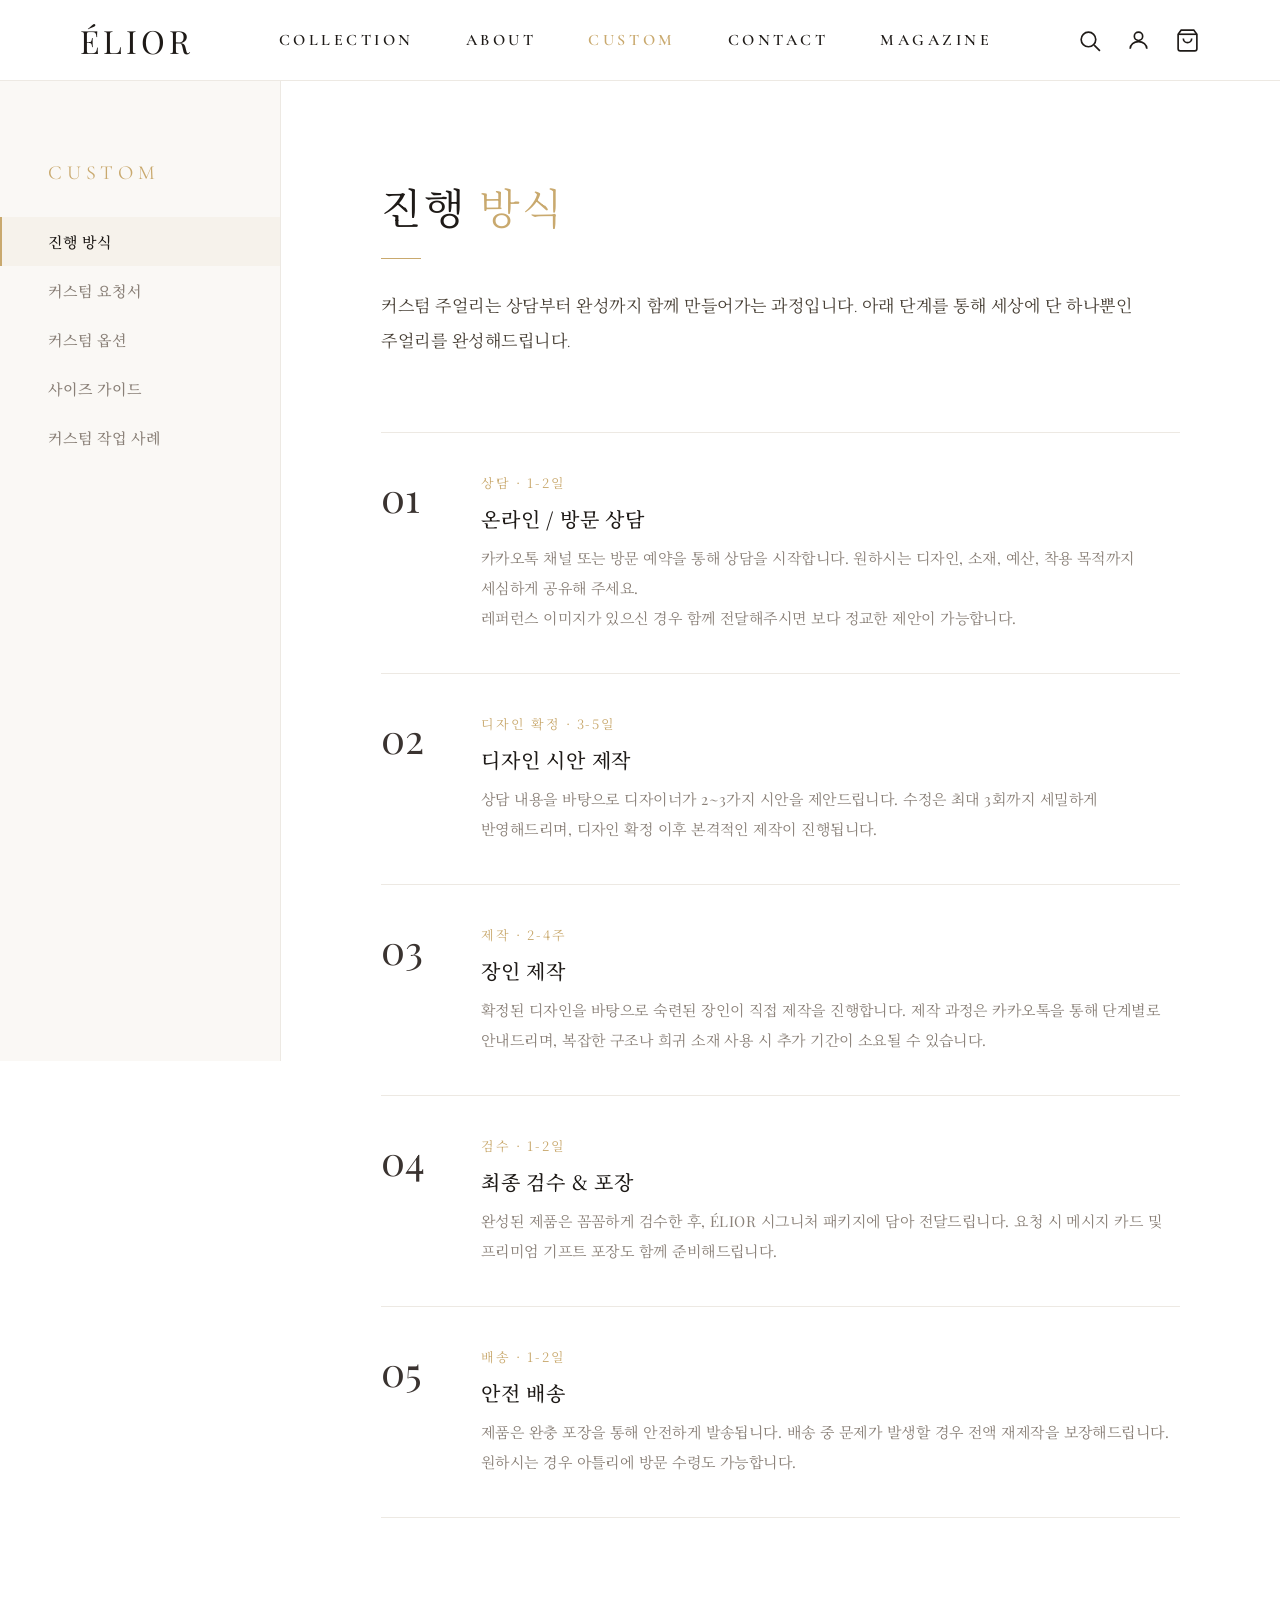
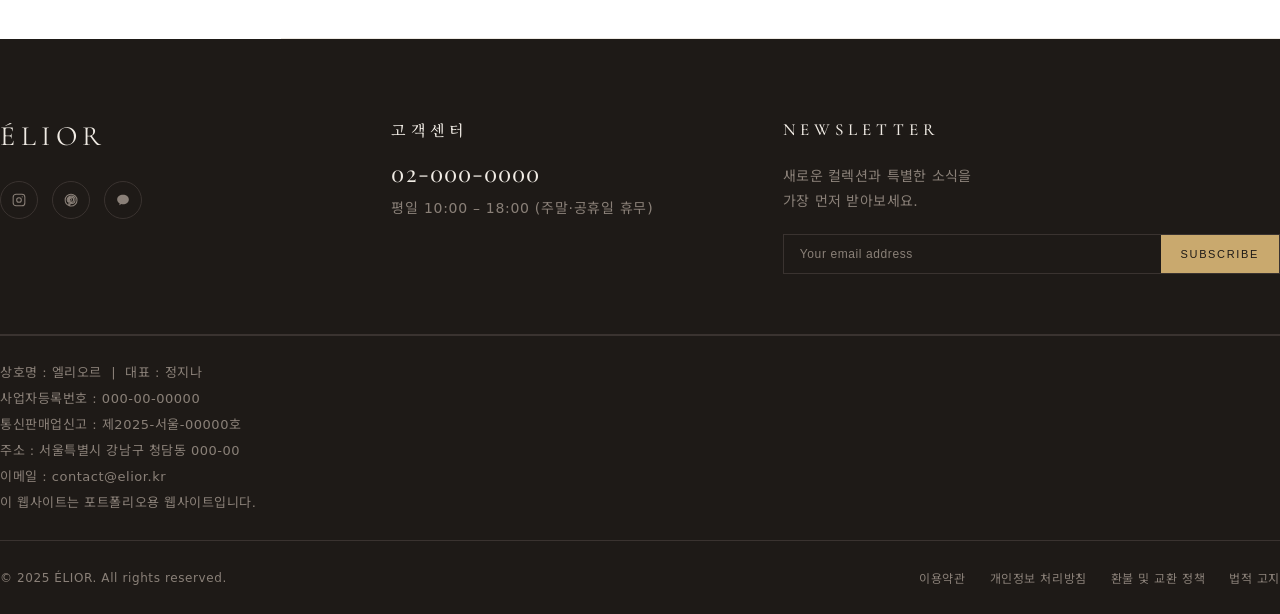
<file: custom.html>
<!DOCTYPE html>
<html lang="en">

<head>
    <meta charset="UTF-8">
    <meta name="viewport" content="width=device-width, initial-scale=1.0">
    <title>Custom</title>
    <link rel="stylesheet" href="css/all.min.css">
    <link rel="stylesheet" href="css/reset.css">
    <link rel="stylesheet" href="css/custom.css">
</head>

<body>
    <div id="wrap">

        <header id="eliorHeader">
            <div class="inner_box">
                <button class="hamburger" id="hamburger" aria-label="메뉴">
                    <span></span>
                    <span></span>
                    <span></span>
                </button>
                <h1 class="logo"><a href="Index.html"><span>ÉLIOR</span></a></h1>
                <ul class="gnb">
                    <li>
                        <a href="collection.html">Collection</a>
                        <ul class="sub">
                            <li><a href="collection.html?cat=necklace">Necklace</a></li>
                            <li><a href="collection.html?cat=earring">Earring</a></li>
                            <li><a href="collection.html?cat=ring">Ring</a></li>
                            <li><a href="collection.html?cat=bracelet">Bracelet</a></li>
                            <li><a href="collection.html?cat=watch">Watch</a></li>
                            <li><a href="collection.html?cat=couple">Couple Sets</a></li>
                        </ul>
                    </li>
                    <li>
                        <a href="about.html">About</a>
                        <ul class="sub">
                            <li><a href="about.html?tab=brand">Brand Story</a></li>
                            <li><a href="about.html?tab=craft">장인정신</a></li>
                            <li><a href="about.html?tab=atelier">아틀리에</a></li>
                        </ul>
                    </li>
                    <li>
                        <a href="custom.html" style="color:#c9a96e;">Custom</a>
                        <ul class="sub">
                            <li><a href="custom.html?tab=process">진행 방식</a></li>
                            <li><a href="custom.html?tab=request">커스텀 요청서</a></li>
                            <li><a href="custom.html?tab=option">커스텀 옵션</a></li>
                            <li><a href="custom.html?tab=size">사이즈 가이드</a></li>
                            <li><a href="custom.html?tab=case">커스텀 작업 사례</a></li>
                        </ul>
                    </li>
                    <li>
                        <a href="contact.html">Contact</a>
                        <ul class="sub">
                            <li><a href="contact.html?tab=inquiry">상품 문의</a></li>
                            <li><a href="contact.html?tab=faq">자주 묻는 질문</a></li>
                            <li><a href="contact.html?tab=visit">방문 예약</a></li>
                        </ul>
                    </li>
                    <li><a href="magazine.html">Magazine</a></li>
                </ul>

                <div class="util_nav">
                    <a href="#" aria-label="검색">
                        <svg width="16" height="16" viewBox="0 0 24 24" fill="none" stroke="currentColor"
                            stroke-width="1.6">
                            <circle cx="11" cy="11" r="7" />
                            <line x1="16.5" y1="16.5" x2="22" y2="22" />
                        </svg>
                    </a>
                    <a href="mypage.html" aria-label="마이페이지">
                        <svg width="16" height="16" viewBox="0 0 24 24" fill="none" stroke="currentColor"
                            stroke-width="1.6">
                            <circle cx="12" cy="8" r="4" />
                            <path d="M4 20c0-4 3.6-7 8-7s8 3 8 7" />
                        </svg>
                    </a>
                    <a href="cart.html" aria-label="장바구니">
                        <svg width="16" height="16" viewBox="0 0 24 24" fill="none" stroke="currentColor"
                            stroke-width="1.6">
                            <path d="M6 2L3 6v14a2 2 0 002 2h14a2 2 0 002-2V6l-3-4z" />
                            <line x1="3" y1="6" x2="21" y2="6" />
                            <path d="M16 10a4 4 0 01-8 0" />
                        </svg>
                    </a>
                </div>
            </div>
        </header>

        <div id="custom_wrap">

            <!-- 사이드바 -->
            <aside id="custom_sidebar">
                <span class="sidebar_label">Custom</span>
                <ul class="sidebar_nav">
                    <li><a href="#" class="active" data-tab="process">진행 방식</a></li>
                    <li><a href="#" data-tab="request">커스텀 요청서</a></li>
                    <li><a href="#" data-tab="option">커스텀 옵션</a></li>
                    <li><a href="#" data-tab="size">사이즈 가이드</a></li>
                    <li><a href="#" data-tab="case">커스텀 작업 사례</a></li>
                </ul>
            </aside>

            <main id="custom_content">

                <!-- 01 진행 방식 -->
                <section class="custom_section active" id="tab_process">
                    <div class="section_header">
                        <h2>진행 <em>방식</em></h2>
                        <div class="section_divider"></div>
                    </div>
                    <p class="process_intro">커스텀 주얼리는 상담부터 완성까지 함께 만들어가는 과정입니다. 아래 단계를 통해 세상에 단 하나뿐인 주얼리를 완성해드립니다.</p>
                    <div class="process_steps">
                        <div class="process_step">
                            <span class="process_num">01</span>
                            <div class="process_info">
                                <span class="process_tag">상담 · 1-2일</span>
                                <h4>온라인 / 방문 상담</h4>
                                <p>카카오톡 채널 또는 방문 예약을 통해 상담을 시작합니다. 원하시는 디자인, 소재, 예산, 착용 목적까지 세심하게 공유해 주세요. <br>레퍼런스 이미지가
                                    있으신 경우 함께 전달해주시면 보다 정교한 제안이 가능합니다.</p>
                            </div>
                        </div>
                        <div class="process_step">
                            <span class="process_num">02</span>
                            <div class="process_info">
                                <span class="process_tag">디자인 확정 · 3-5일</span>
                                <h4>디자인 시안 제작</h4>
                                <p>상담 내용을 바탕으로 디자이너가 2~3가지 시안을 제안드립니다. 수정은 최대 3회까지 세밀하게 반영해드리며, 디자인 확정 이후 본격적인 제작이
                                    진행됩니다.</p>
                            </div>
                        </div>
                        <div class="process_step">
                            <span class="process_num">03</span>
                            <div class="process_info">
                                <span class="process_tag">제작 · 2-4주</span>
                                <h4>장인 제작</h4>
                                <p>확정된 디자인을 바탕으로 숙련된 장인이 직접 제작을 진행합니다. 제작 과정은 카카오톡을 통해 단계별로 안내드리며, 복잡한 구조나 희귀 소재 사용 시 추가
                                    기간이 소요될 수 있습니다.</p>
                            </div>
                        </div>
                        <div class="process_step">
                            <span class="process_num">04</span>
                            <div class="process_info">
                                <span class="process_tag">검수 · 1-2일</span>
                                <h4>최종 검수 & 포장</h4>
                                <p>완성된 제품은 꼼꼼하게 검수한 후, ÉLIOR 시그니처 패키지에 담아 전달드립니다. 요청 시 메시지 카드 및 프리미엄 기프트 포장도 함께 준비해드립니다.
                                </p>
                            </div>
                        </div>
                        <div class="process_step">
                            <span class="process_num">05</span>
                            <div class="process_info">
                                <span class="process_tag">배송 · 1-2일</span>
                                <h4>안전 배송</h4>
                                <p>제품은 완충 포장을 통해 안전하게 발송됩니다. 배송 중 문제가 발생할 경우 전액 재제작을 보장해드립니다. 원하시는 경우 아틀리에 방문 수령도 가능합니다.
                                </p>
                            </div>
                        </div>
                    </div>
                </section>

                <!-- 02 커스텀 요청서 -->
                <section class="custom_section" id="tab_request">
                    <div class="section_header">
                        <h2>커스텀 <em>요청서</em></h2>
                        <div class="section_divider"></div>
                    </div>
                    <p class="request_intro">아래 양식을 작성해주시면 영업일 기준 1-2일 이내 담당자가 연락드립니다.</p>
                    <form class="request_form">
                        <div class="form_row">
                            <div class="form_group">
                                <label>이름</label>
                                <input type="text" placeholder="홍길동">
                            </div>
                            <div class="form_group">
                                <label>연락처</label>
                                <input type="tel" placeholder="010-0000-0000">
                            </div>
                        </div>
                        <div class="form_group">
                            <label>이메일</label>
                            <input type="email" placeholder="example@email.com">
                        </div>
                        <div class="form_row">
                            <div class="form_group">
                                <label>제품 종류</label>
                                <select>
                                    <option value="" disabled selected>선택해주세요</option>
                                    <option>반지 (Ring)</option>
                                    <option>목걸이 (Necklace)</option>
                                    <option>귀걸이 (Earring)</option>
                                    <option>팔찌 (Bracelet)</option>
                                    <option>커플링</option>
                                    <option>기타</option>
                                </select>
                            </div>
                            <div class="form_group">
                                <label>예산 범위</label>
                                <select>
                                    <option value="" disabled selected>선택해주세요</option>
                                    <option>10만원 이하</option>
                                    <option>10 – 30만원</option>
                                    <option>30 – 50만원</option>
                                    <option>50 – 100만원</option>
                                    <option>100만원 이상</option>
                                </select>
                            </div>
                        </div>
                        <div class="form_row">
                            <div class="form_group">
                                <label>소재 선택</label>
                                <select>
                                    <option value="" disabled selected>선택해주세요</option>
                                    <option>14K 골드</option>
                                    <option>18K 골드</option>
                                    <option>로즈골드</option>
                                    <option>화이트골드</option>
                                    <option>스털링 실버</option>
                                    <option>미정 (상담 후 결정)</option>
                                </select>
                            </div>
                            <div class="form_group">
                                <label>희망 수령일</label>
                                <input type="date">
                            </div>
                        </div>
                        <div class="form_group">
                            <label>디자인 설명</label>
                            <textarea placeholder="원하시는 디자인을 자유롭게 설명해주세요. 참고할 이미지나 키워드가 있으면 함께 적어주세요."></textarea>
                        </div>
                        <div class="form_group">
                            <label>각인 문구 (선택)</label>
                            <input type="text" placeholder="각인을 원하시면 문구를 입력해주세요.">
                        </div>
                        <p class="form_notice">
                            · 커스텀 제작은 디자인 확정 후 계약금 50%를 선납하고 진행됩니다.<br>
                            · 확정된 디자인의 커스텀 제작은 교환 및 환불이 불가합니다.<br>
                            · 레퍼런스 이미지는 카카오톡 채널(@elior.official)로 보내주세요.
                        </p>
                        <button type="submit" class="form_submit">요청서 제출하기</button>
                    </form>
                </section>

                <!-- 03 커스텀 옵션 -->
                <section class="custom_section" id="tab_option">
                    <div class="section_header">
                        <h2>커스텀 <em>옵션</em></h2>
                        <div class="section_divider"></div>
                    </div>

                    <div class="option_tabs">
                        <button class="option_tab_btn active" data-option="engraving">각인</button>
                        <button class="option_tab_btn" data-option="stone">스톤</button>
                        <button class="option_tab_btn" data-option="material">소재</button>
                    </div>

                    <!-- 각인 -->
                    <div class="option_content active" id="opt_engraving">
                        <div class="option_grid">
                            <div class="option_card">
                                <h4>레이저 각인</h4>
                                <p>한글·영문·숫자·기호 모두 가능하며, <br>
                                    레이저 각인은 가장 섬세한 표현이 가능합니다.</p>
                            </div>
                            <div class="option_card">
                                <h4>손 각인</h4>
                                <p>장인이 직접 손으로 새겨 빈티지하고 따뜻한 느낌을 줍니다.</p>
                            </div>
                            <div class="option_card">
                                <h4>다이아몬드 각인</h4>
                                <p>다이아몬드 팁으로 새기는 방식으로 빛에 반짝이는 효과가 있어 특별한 감성을 연출합니다.</p>
                            </div>
                        </div>
                        <p class="option_desc">· 각인 위치와 폰트는 상담 시 선택 가능합니다. <br> · 한글 최대 8자, 영문 최대 15자를 권장합니다. <br> · 날짜, 좌표, 짧은 문구 등 다양한 표현이 가능합니다.</p>
                    </div>

                    <!-- 스톤 -->
                    <div class="option_content" id="opt_stone">
                        <div class="option_grid">
                            <div class="option_card">
                                <h4>다이아몬드</h4>
                                <p>천연 다이아몬드 및 랩그로운 다이아몬드 선택 가능. <br> GIA 인증서 제공.</p>
                            </div>
                            <div class="option_card">
                                <h4>컬러 젬스톤</h4>
                                <p>루비, 사파이어, 에메랄드 등 천연 원석. <br>탄생석 선택도 가능합니다.</p>
                            </div>
                            <div class="option_card">
                                <h4>진주</h4>
                                <p>아코야, 남양, 담수진주 등 다양한 진주. <br>크기와 광택을 선택할 수 있습니다.</p>
                            </div>
                            <div class="option_card">
                                <h4>모이사나이트</h4>
                                <p>다이아몬드와 유사한 광채. <br> 합리적인 가격으로 화려한 세팅이 가능합니다.</p>
                            </div>
                            <div class="option_card">
                                <h4>큐빅 지르코니아</h4>
                                <p>가장 합리적인 스톤 옵션. <br>다양한 컬러로 포인트를 줄 수 있습니다.</p>
                            </div>
                            <div class="option_card">
                                <h4>스톤 없음</h4>
                                <p>심플한 금속 라인만으로 완성하는 미니멀 스타일.</p>
                            </div>
                        </div>
                        <p class="option_desc">· 스톤 선택은 상담 시 실물 샘플을 보며 결정하실 수 있습니다. <br> · 탄생석 차트가 필요하시면 상담 시 안내드립니다.</p>
                    </div>

                    <!-- 소재 -->
                    <div class="option_content" id="opt_material">
                        <div class="option_grid">
                            <div class="option_card">
                                <h4>14K 골드</h4>
                                <p>순금 58.5% 함유. <br>내구성과 광택의 균형이 좋아 일상 착용에 적합합니다.</p>
                            </div>
                            <div class="option_card">
                                <h4>18K 골드</h4>
                                <p>순금 75% 함유. 더 깊고 풍부한 골드 컬러. <br>피부 트러블이 적습니다.</p>
                            </div>
                            <div class="option_card">
                                <h4>로즈골드</h4>
                                <p>구리 합금으로 따뜻한 핑크빛. 14K / 18K 선택 가능합니다.</p>
                            </div>
                            <div class="option_card">
                                <h4>화이트골드</h4>
                                <p>로디움 도금 처리로 밝고 차가운 느낌. 플래티넘과 유사한 외관.</p>
                            </div>
                            <div class="option_card">
                                <h4>스털링 실버</h4>
                                <p>순은 92.5% 함유. 합리적인 가격으로 트렌디한 디자인 구현.</p>
                            </div>
                            <div class="option_card">
                                <h4>플래티넘</h4>
                                <p>희소성 높은 귀금속. 변색 없이 영구적인 화이트 컬러 유지.</p>
                            </div>
                        </div>
                        <p class="option_desc">· 가격은 제품 종류와 무게에 따라 달라집니다. <br> · 정확한 가격은 상담 시 안내드립니다.</p>
                    </div>
                </section>

                <!-- 04 사이즈 가이드 -->
                <section class="custom_section" id="tab_size">
                    <div class="section_header">
                        <h2>사이즈 <em>가이드</em></h2>
                        <div class="section_divider"></div>
                    </div>
                    <p class="size_intro">반지를 주문하기 전, 정확한 사이즈를 측정해보세요.<br>아래 두 가지 방법 중 편한 방법으로 측정하시면 됩니다.</p>

                    <div class="size_method">
                        <div class="size_method_item">
                            <h4>방법 1 — 실 / 종이 이용</h4>
                            <ol>
                                <li>실이나 얇은 종이를 손가락에 감아주세요.</li>
                                <li>손가락 둘레를 표시한 뒤 자로 길이를 재주세요.</li>
                                <li>측정된 길이(mm)를 아래 표에서 찾아주세요.</li>
                                <li>관절이 굵다면 관절 위에서도 측정해주세요.</li>
                            </ol>
                        </div>
                        <div class="size_method_item">
                            <h4>방법 2 — 기존 반지 이용</h4>
                            <ol>
                                <li>잘 맞는 반지의 안쪽 지름을 자로 재주세요.</li>
                                <li>지름(mm)을 아래 표에서 찾아주세요.</li>
                                <li>정확한 측정을 위해 2-3회 반복 측정을 권장합니다.</li>
                                <li>손가락이 붓는 저녁 시간대 측정을 권장합니다.</li>
                            </ol>
                        </div>
                    </div>

                    <div class="size_table_wrap">
                        <table class="size_table">
                            <thead>
                                <tr>
                                    <th>한국 호수</th>
                                    <th>둘레 (mm)</th>
                                    <th>지름 (mm)</th>
                                    <th>미국 (US)</th>
                                    <th>유럽 (EU)</th>
                                    <th>일본 (JP)</th>
                                </tr>
                            </thead>
                            <tbody>
                                <tr>
                                    <td>7호</td>
                                    <td>46.5</td>
                                    <td>14.8</td>
                                    <td>4</td>
                                    <td>46.5</td>
                                    <td>7</td>
                                </tr>
                                <tr>
                                    <td>8호</td>
                                    <td>47.8</td>
                                    <td>15.2</td>
                                    <td>4.5</td>
                                    <td>47.8</td>
                                    <td>8</td>
                                </tr>
                                <tr>
                                    <td>9호</td>
                                    <td>49.0</td>
                                    <td>15.6</td>
                                    <td>5</td>
                                    <td>49.0</td>
                                    <td>9</td>
                                </tr>
                                <tr>
                                    <td>10호</td>
                                    <td>50.3</td>
                                    <td>16.0</td>
                                    <td>5.5</td>
                                    <td>50.3</td>
                                    <td>10</td>
                                </tr>
                                <tr>
                                    <td>11호</td>
                                    <td>51.5</td>
                                    <td>16.4</td>
                                    <td>6</td>
                                    <td>51.5</td>
                                    <td>11</td>
                                </tr>
                                <tr>
                                    <td>12호</td>
                                    <td>52.8</td>
                                    <td>16.8</td>
                                    <td>6.5</td>
                                    <td>52.8</td>
                                    <td>12</td>
                                </tr>
                                <tr>
                                    <td>13호</td>
                                    <td>54.0</td>
                                    <td>17.2</td>
                                    <td>7</td>
                                    <td>54.0</td>
                                    <td>13</td>
                                </tr>
                                <tr>
                                    <td>14호</td>
                                    <td>55.3</td>
                                    <td>17.6</td>
                                    <td>7.5</td>
                                    <td>55.3</td>
                                    <td>14</td>
                                </tr>
                                <tr>
                                    <td>15호</td>
                                    <td>56.5</td>
                                    <td>18.0</td>
                                    <td>8</td>
                                    <td>56.5</td>
                                    <td>15</td>
                                </tr>
                                <tr>
                                    <td>16호</td>
                                    <td>57.8</td>
                                    <td>18.4</td>
                                    <td>8.5</td>
                                    <td>57.8</td>
                                    <td>16</td>
                                </tr>
                                <tr>
                                    <td>17호</td>
                                    <td>59.0</td>
                                    <td>18.8</td>
                                    <td>9</td>
                                    <td>59.0</td>
                                    <td>17</td>
                                </tr>
                                <tr>
                                    <td>18호</td>
                                    <td>60.3</td>
                                    <td>19.2</td>
                                    <td>9.5</td>
                                    <td>60.3</td>
                                    <td>18</td>
                                </tr>
                            </tbody>
                        </table>
                    </div>
                    <p class="size_notice">
                        · 손가락 굵기는 온도, 시간대, 컨디션에 따라 달라질 수 있습니다.<br>
                        · 폭이 넓은 반지(5mm 이상)는 일반 반지보다 1호 크게 주문하시길 권장합니다.<br>
                        · 정확한 사이즈 측정이 어려우시면 아틀리에 방문 시 측정해드립니다.
                    </p>
                </section>

                <!-- 05 커스텀 작업 사례 -->
                <section class="custom_section" id="tab_case">
                    <div class="section_header">
                        <h2>커스텀 <em>작업 사례</em></h2>
                        <div class="section_divider"></div>
                    </div>
                    <p class="case_intro">지금까지 ÉLIOR와 함께 완성된 커스텀 주얼리들입니다.<br>모든 작품은 고객과의 상담을 통해 세상에 단 하나뿐인 이야기를 담았습니다.
                    </p>
                    <div class="case_grid">
                        <div class="case_card">
                            <div class="case_img">
                                <img src="img/custom_couplering.jpg" alt="">
                                <span class="case_tag">커플링</span>
                            </div>
                            <h4>Lumière Couple Ring</h4>
                            <p class="case_material">18K 골드 · 레이저 각인</p>
                        </div>
                        <div class="case_card">
                            <div class="case_img">
                                <img src="img/custom_neck.jpg" alt="">
                                <span class="case_tag">목걸이</span>
                            </div>
                            <h4>Étoile Initial Necklace</h4>
                            <p class="case_material">화이트골드 · 모이사나이트</p>
                        </div>
                        <div class="case_card">
                            <div class="case_img">
                                <img src="img/custom_ring4.jpg" alt="">
                                <span class="case_tag">반지</span>
                            </div>
                            <h4>Silver Butterfly Ring</h4>
                            <p class="case_material">실버 · 컬러스톤</p>
                        </div>
                        <div class="case_card">
                            <div class="case_img">
                                <img src="img/custom_set.jpg" alt="">
                                <span class="case_tag">set</span>
                            </div>
                            <h4>Céleste Drop Set</h4>
                            <p class="case_material">화이트골드 · 담수진주</p>
                        </div>
                        <div class="case_card">
                            <div class="case_img">
                                <img src="img/custom_couplering1.jpg" alt="">
                                <span class="case_tag">커플링</span>
                            </div>
                            <h4>Mixture Couple Ring</h4>
                            <p class="case_material">14K 골드 · 화이트골드 </p>
                        </div>
                        <div class="case_card">
                            <div class="case_img">
                                <img src="img/custom_bla.jpg" alt="">
                                <span class="case_tag">팔찌</span>
                            </div>
                            <h4>Lien Chain Bracelet</h4>
                            <p class="case_material">18K 골드 · 각인 · 탄생석</p>
                        </div>
                        <div class="case_card">
                            <div class="case_img">
                                <img src="img/custom_neck3.jpg" alt="">
                                <span class="case_tag">목걸이</span>
                            </div>
                            <h4>Natural Necklace</h4>
                            <p class="case_material"> 실버 · 컬러스톤</p>
                        </div>
                        <div class="case_card">
                            <div class="case_img">
                                <img src="img/custom_earring.jpg" alt="">
                                <span class="case_tag">귀걸이</span>
                            </div>
                            <h4>Rose gold Drop Earrings</h4>
                            <p class="case_material">로즈골드 · 큐빅</p>
                        </div>
                        <div class="case_card">
                            <div class="case_img">
                                <img src="img/custom_ring2.jpg" alt="">
                                <span class="case_tag">반지</span>
                            </div>
                            <h4>Soleil Birthstone Ring</h4>
                            <p class="case_material">18K 골드 · 천연 탄생석 5종</p>
                        </div>
                        <div class="case_card">
                            <div class="case_img">
                                <img src="img/custom_neck1.jpg" alt="">
                                <span class="case_tag">목걸이</span>
                            </div>
                            <h4>Infinity Necklace</h4>
                            <p class="case_material">14K 골드 · 다이아몬드</p>
                        </div>
                        <div class="case_card">
                            <div class="case_img">
                                <img src="img/custom_ring3.jpg" alt="">
                                <span class="case_tag">반지</span>
                            </div>
                            <h4>Diamond Wedding Ring</h4>
                            <p class="case_material">화이트골드 · 다이아몬드</p>
                        </div>
                        <div class="case_card">
                            <div class="case_img">
                                <img src="img/custom_couplering2.jpg" alt="">
                                <span class="case_tag">커플링</span>
                            </div>
                            <h4>Diagonal Couple Ring</h4>
                            <p class="case_material">화이트골드 · 다이아몬드 </p>
                        </div>
                        <div class="case_card">
                            <div class="case_img">
                                <img src="img/custom_neck4.jpg" alt="">
                                <span class="case_tag">목걸이</span>
                            </div>
                            <h4>Sapphire Necklace</h4>
                            <p class="case_material"> 실버 · 컬러스톤 · 다이아몬드</p>
                        </div>
                        <div class="case_card">
                            <div class="case_img">
                                <img src="img/custom_ring.jpg" alt="">
                                <span class="case_tag">반지</span>
                            </div>
                            <h4>Mémoire Signet Ring</h4>
                            <p class="case_material">화이트골드 · 천연루비 · 다이아몬드</p>
                        </div>
                        <div class="case_card">
                            <div class="case_img">
                                <img src="img/custom_couplering3.jpg" alt="">
                                <span class="case_tag">커플링</span>
                            </div>
                            <h4>Twist Couple Ring</h4>
                            <p class="case_material">14K골드 · 다이아몬드</p>
                        </div>
                        <div class="case_card">
                            <div class="case_img">
                                <img src="img/custom_neck2.jpg" alt="">
                                <span class="case_tag">목걸이</span>
                            </div>
                            <h4>Flower Necklace</h4>
                            <p class="case_material">화이트골드 · 다이아몬드 · 컬러스톤</p>
                        </div>
                    </div>
                    <div class="case_pagination" id="casePagination"></div>
                </section>

            </main>
        </div>

        <!-- 푸터 -->
        <footer id="footer">
            <div class="inner_box one">
                <div class="footer_top">

                    <!-- Brand -->
                    <div class="footer_brand">
                        <a href="index.html" class="footer_logo">ÉLIOR</a>
                        <div class="footer_sns">
                            <a href="#" class="sns_btn" aria-label="Instagram">
                                <svg width="14" height="14" viewBox="0 0 24 24" fill="none" stroke="currentColor"
                                    stroke-width="1.8">
                                    <rect x="2" y="2" width="20" height="20" rx="5" ry="5" />
                                    <circle cx="12" cy="12" r="4" />
                                    <circle cx="17.5" cy="6.5" r="1" fill="currentColor" stroke="none" />
                                </svg>
                            </a>
                            <a href="#" class="sns_btn" aria-label="Pinterest">
                                <svg width="14" height="14" viewBox="0 0 24 24" fill="none" stroke="currentColor"
                                    stroke-width="1.8">
                                    <path
                                        d="M12 2C6.48 2 2 6.48 2 12c0 4.24 2.65 7.86 6.39 9.29-.09-.78-.17-1.99.04-2.85.18-.76 1.22-5.18 1.22-5.18s-.31-.63-.31-1.56c0-1.46.85-2.55 1.9-2.55.9 0 1.33.67 1.33 1.48 0 .9-.58 2.26-.87 3.52-.25 1.05.52 1.9 1.55 1.9 1.86 0 3.11-2.39 3.11-5.22 0-2.15-1.46-3.75-4.1-3.75-2.99 0-4.84 2.24-4.84 4.74 0 .86.25 1.47.65 1.94.18.21.2.3.14.54-.05.17-.15.59-.2.76-.07.25-.28.34-.5.25-1.39-.57-2.04-2.1-2.04-3.82 0-2.84 2.4-6.24 7.17-6.24 3.83 0 6.35 2.77 6.35 5.75 0 3.93-2.17 6.87-5.39 6.87-1.08 0-2.09-.58-2.44-1.24l-.66 2.52c-.24.92-.88 2.07-1.31 2.77.99.3 2.03.46 3.12.46 5.52 0 10-4.48 10-10S17.52 2 12 2z" />
                                </svg>
                            </a>
                            <a href="#" class="sns_btn" aria-label="KakaoTalk">
                                <svg width="14" height="14" viewBox="0 0 24 24" fill="currentColor" stroke="none">
                                    <path
                                        d="M12 3C6.48 3 2 6.58 2 11c0 2.84 1.74 5.33 4.37 6.81L5.5 21l3.78-2.14C10.22 19.27 11.1 19.4 12 19.4c5.52 0 10-3.58 10-8.4S17.52 3 12 3z" />
                                </svg>
                            </a>
                        </div>
                    </div>

                    <!-- 사업자 정보 -->
                    <div class="footer_info">
                        <h4>고객센터</h4>
                        <p class="footer_tel">02-000-0000</p>
                        <p class="footer_hours">평일 10:00 – 18:00 (주말·공휴일 휴무)</p>
                    </div>

                    <!-- Newsletter -->
                    <div class="footer_newsletter">
                        <h4>Newsletter</h4>
                        <p>새로운 컬렉션과 특별한 소식을<br>가장 먼저 받아보세요.</p>
                        <div class="newsletter_form">
                            <input type="email" placeholder="Your email address">
                            <button type="button">Subscribe</button>
                        </div>
                    </div>

                </div>
            </div>
            <!-- 사업자 등록 정보 -->
            <div class="inner_box">
                <div class="footer_biz">
                    <p>상호명 : 엘리오르 &nbsp;|&nbsp; 대표 : 정지나 </p>
                    <p>사업자등록번호 : 000-00-00000 </p>
                    <p>통신판매업신고 : 제2025-서울-00000호</p>
                    <p>주소 : 서울특별시 강남구 청담동 000-00
                    </p>
                    <p>이메일 : contact@elior.kr</p>
                    <p>이 웹사이트는 포트폴리오용 웹사이트입니다.</p>
                </div>

                <div class="footer_bottom">
                    <p class="copyright">© 2025 ÉLIOR. All rights reserved.</p>
                    <div class="footer_policy">
                        <a href="#">이용약관</a>
                        <a href="#">개인정보 처리방침</a>
                        <a href="#">환불 및 교환 정책</a>
                        <a href="#">법적 고지</a>
                    </div>
                </div>
            </div>
        </footer>

    </div>

    <script>
        // 사이드바 탭 전환
        const sideLinks = document.querySelectorAll('.sidebar_nav a');
        const sections = document.querySelectorAll('.custom_section');

        function activateTab(tabId) {
            sideLinks.forEach(link => link.classList.toggle('active', link.dataset.tab === tabId));
            sections.forEach(sec => sec.classList.toggle('active', sec.id === 'tab_' + tabId));
        }

        sideLinks.forEach(link => {
            link.addEventListener('click', e => {
                e.preventDefault();
                activateTab(link.dataset.tab);
                window.scrollTo({ top: document.getElementById('custom_wrap').offsetTop - 80, behavior: 'smooth' });
            });
        });

        // URL 파라미터
        const params = new URLSearchParams(window.location.search);
        const tabParam = params.get('tab');
        if (tabParam) activateTab(tabParam);

        // 커스텀 옵션 탭
        const optionBtns = document.querySelectorAll('.option_tab_btn');
        const optionContents = document.querySelectorAll('.option_content');

        optionBtns.forEach(btn => {
            btn.addEventListener('click', () => {
                optionBtns.forEach(b => b.classList.remove('active'));
                optionContents.forEach(c => c.classList.remove('active'));
                btn.classList.add('active');
                document.getElementById('opt_' + btn.dataset.option).classList.add('active');
            });
        });

        // 케이스 페이지네이션
        const caseCards = document.querySelectorAll('.case_card');
        const pagination = document.getElementById('casePagination');
        const perPage = 9;
        let currentPage = 1;
        const totalPages = Math.ceil(caseCards.length / perPage);

        function renderCases(page) {
            caseCards.forEach((card, i) => {
                card.style.display = (i >= (page - 1) * perPage && i < page * perPage) ? 'block' : 'none';
            });
            renderPagination(page);
        }

        function renderPagination(page) {
            pagination.innerHTML = '';

            // 이전 버튼
            const prev = document.createElement('button');
            prev.className = 'page_btn arrow';
            prev.textContent = '‹';
            prev.disabled = page === 1;
            prev.style.opacity = page === 1 ? '0.3' : '1';
            prev.addEventListener('click', () => { currentPage--; renderCases(currentPage); });
            pagination.appendChild(prev);

            // 숫자 버튼
            for (let i = 1; i <= totalPages; i++) {
                const btn = document.createElement('button');
                btn.className = 'page_btn' + (i === page ? ' active' : '');
                btn.textContent = i;
                btn.addEventListener('click', () => { currentPage = i; renderCases(currentPage); });
                pagination.appendChild(btn);
            }

            // 다음 버튼
            const next = document.createElement('button');
            next.className = 'page_btn arrow';
            next.textContent = '›';
            next.disabled = page === totalPages;
            next.style.opacity = page === totalPages ? '0.3' : '1';
            next.addEventListener('click', () => { currentPage++; renderCases(currentPage); });
            pagination.appendChild(next);
        }

        renderCases(1);

        // 햄버거 메뉴
        const hamburger = document.getElementById('hamburger');
        const gnb = document.querySelector('.gnb');

        if (hamburger && gnb) {

            hamburger.addEventListener('click', () => {

                hamburger.classList.toggle('open');
                gnb.classList.toggle('open');

                if (gnb.classList.contains('open')) {
                    // 배경 페이지만 스크롤 막기
                    document.body.style.overflow = 'hidden';
                } else {
                    document.body.style.overflow = '';
                }

            });

            // 서브메뉴 토글
            gnb.querySelectorAll('li > a').forEach(link => {

                link.addEventListener('click', (e) => {

                    if (window.innerWidth <= 430) {

                        const sub = link.nextElementSibling;

                        if (sub && sub.classList.contains('sub')) {

                            e.preventDefault();

                            const li = link.parentElement;
                            li.classList.toggle('sub_open');

                            // 펼쳐진 메뉴가 보이도록 살짝 이동
                            setTimeout(() => {
                                li.scrollIntoView({
                                    behavior: "smooth",
                                    block: "nearest"
                                });
                            }, 100);
                        }
                    }

                });

            });

        }
    </script>
</body>

</html>
</file>
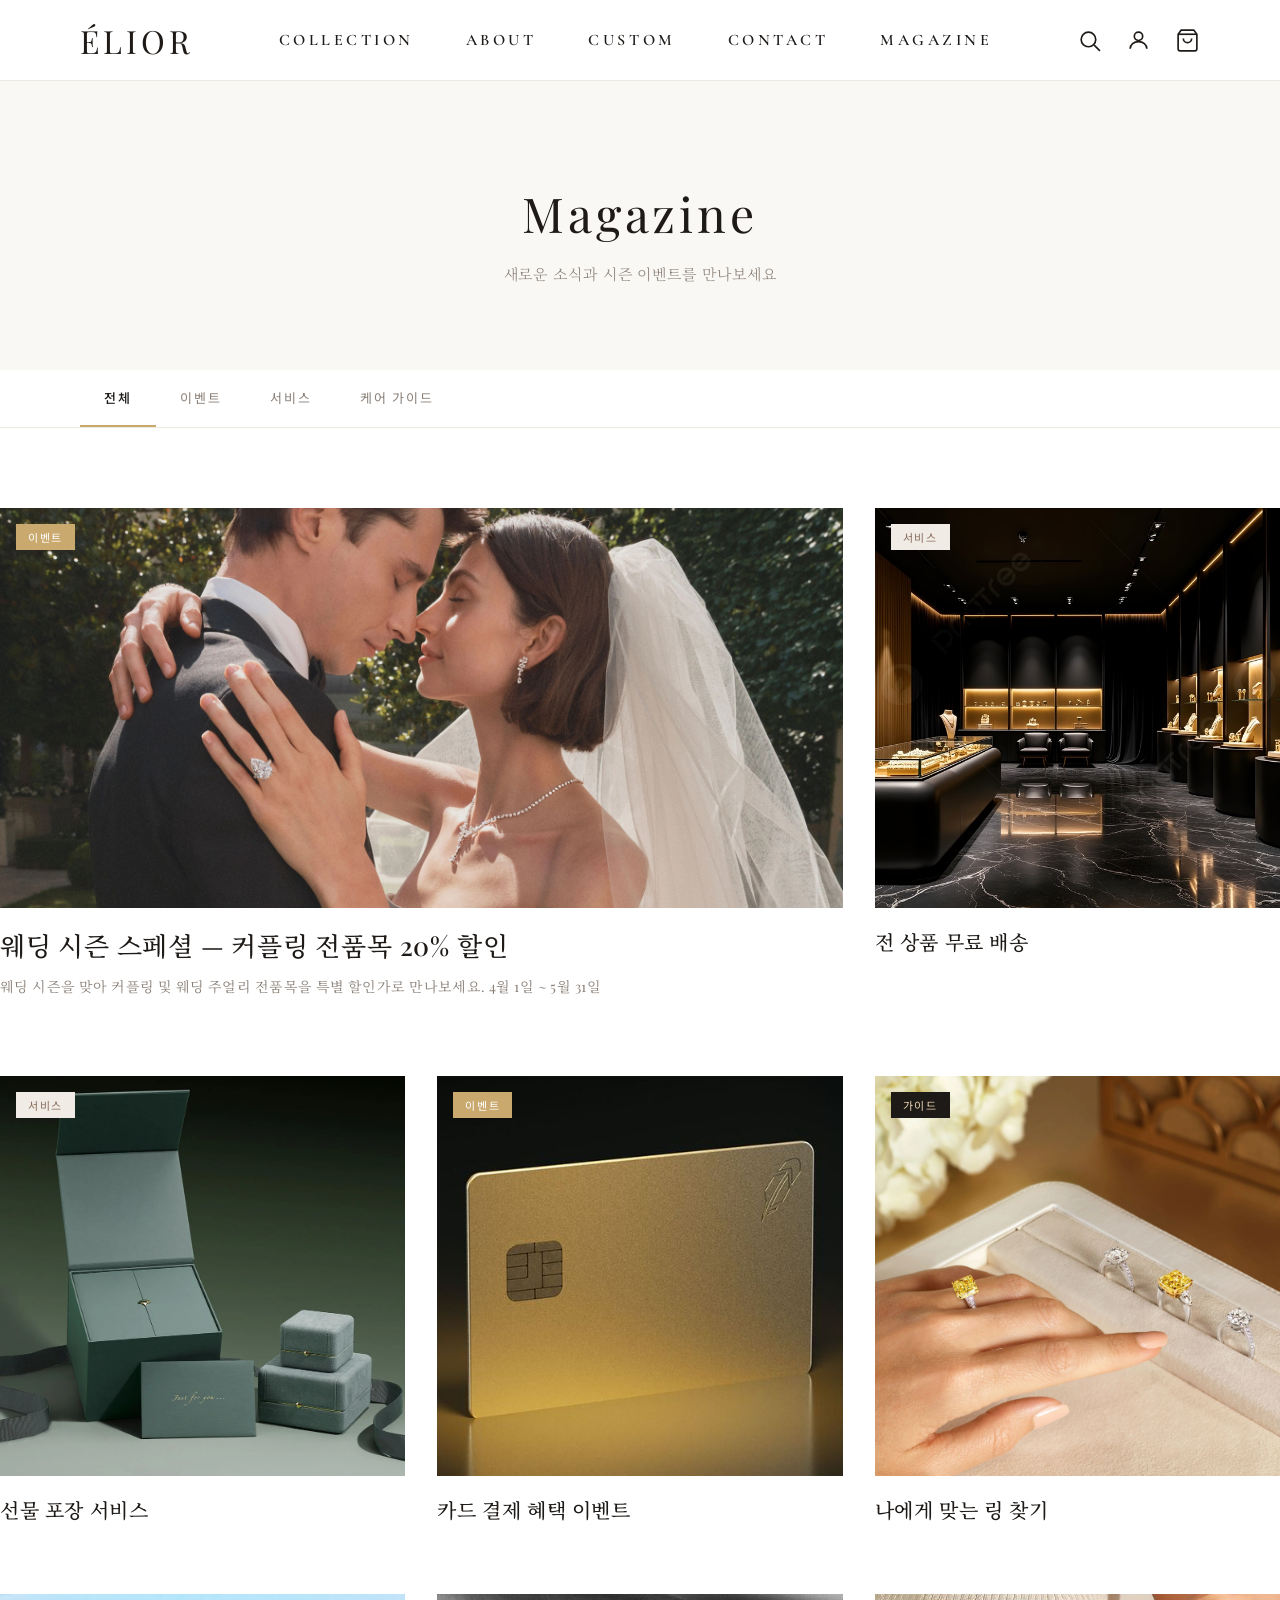
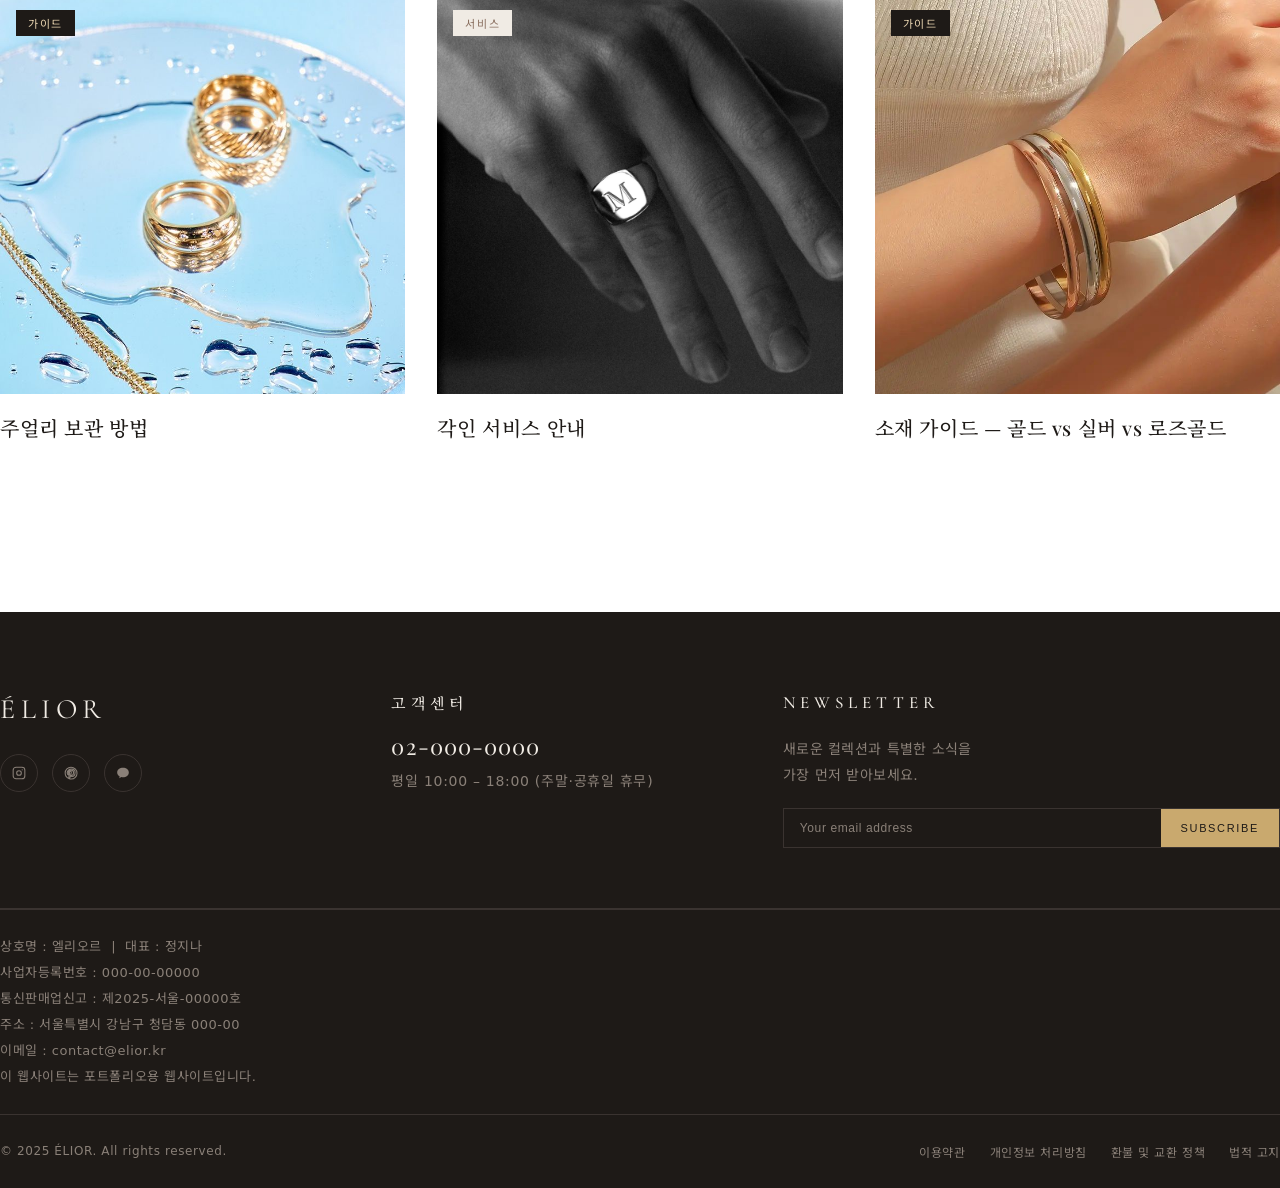
<file: magazine.html>
<!DOCTYPE html>
<html lang="en">

<head>
    <meta charset="UTF-8">
    <meta name="viewport" content="width=, initial-scale=1.0">
    <title>Magazine</title>
    <link rel="stylesheet" href="css/all.min.css">
    <link rel="stylesheet" href="css/reset.css">
    <link rel="stylesheet" href="css/magazine.css">
</head>

<body>
    <div id="wrap">
        <header id="eliorHeader">
            <div class="inner_box">
                <button class="hamburger" id="hamburger" aria-label="메뉴">
                    <span></span>
                    <span></span>
                    <span></span>
                </button>
                <h1 class="logo">
                    <a href="index.html"><span>ÉLIOR</span></a>
                </h1>
                <ul class="gnb">
                    <li>
                        <a href="collection.html">Collection</a>
                        <ul class="sub">
                            <li><a href="collection.html?cat=necklace">Necklace</a></li>
                            <li><a href="collection.html?cat=earring">Earring</a></li>
                            <li><a href="collection.html?cat=ring">Ring</a></li>
                            <li><a href="collection.html?cat=bracelet">Bracelet</a></li>
                            <li><a href="collection.html?cat=watch">Watch</a></li>
                            <li><a href="collection.html?cat=couple">Couple Sets</a></li>
                        </ul>
                    </li>
                    <li>
                        <a href="about.html">About</a>
                        <ul class="sub">
                            <li><a href="about.html?tab=brand">Brand Story</a></li>
                            <li><a href="about.html?tab=craft">장인정신</a></li>
                            <li><a href="about.html?tab=atelier">아틀리에</a></li>
                        </ul>
                    </li>
                    <li>
                        <a href="custom.html">Custom</a>
                        <ul class="sub">
                            <li><a href="custom.html?tab=process">진행 방식</a></li>
                            <li><a href="custom.html?tab=request">커스텀 요청서</a></li>
                            <li><a href="custom.html?tab=option">커스텀 옵션</a></li>
                            <li><a href="custom.html?tab=size">사이즈 가이드</a></li>
                            <li><a href="custom.html?tab=case">커스텀 작업 사례</a></li>
                        </ul>
                    </li>
                    <li>
                        <a href="contact.html">Contact</a>
                        <ul class="sub">
                            <li><a href="contact.html?tab=inquiry">상품 문의</a></li>
                            <li><a href="contact.html?tab=faq">자주 묻는 질문</a></li>
                            <li><a href="contact.html?tab=visit">방문 예약</a></li>
                        </ul>
                    </li>
                    <li>
                        <a href="magazine.html">Magazine</a>
                    </li>
                </ul>
                <div class="util_nav">
                    <a href="#" aria-label="검색">
                        <svg width="16" height="16" viewBox="0 0 24 24" fill="none" stroke="currentColor"
                            stroke-width="1.6">
                            <circle cx="11" cy="11" r="7" />
                            <line x1="16.5" y1="16.5" x2="22" y2="22" />
                        </svg>
                    </a>
                    <a href="mypage.html" aria-label="마이페이지">
                        <svg width="16" height="16" viewBox="0 0 24 24" fill="none" stroke="currentColor"
                            stroke-width="1.6">
                            <circle cx="12" cy="8" r="4" />
                            <path d="M4 20c0-4 3.6-7 8-7s8 3 8 7" />
                        </svg>
                    </a>
                    <a href="cart.html" aria-label="장바구니">
                        <svg width="16" height="16" viewBox="0 0 24 24" fill="none" stroke="currentColor"
                            stroke-width="1.6">
                            <path d="M6 2L3 6v14a2 2 0 002 2h14a2 2 0 002-2V6l-3-4z" />
                            <line x1="3" y1="6" x2="21" y2="6" />
                            <path d="M16 10a4 4 0 01-8 0" />
                        </svg>
                    </a>
                </div>
            </div>
        </header>

        <!-- 페이지 히어로 -->
        <section id="page_hero">
            <div class="inner_box">
                <h1>Magazine</h1>
                <p>새로운 소식과 시즌 이벤트를 만나보세요</p>
            </div>
        </section>

        <!-- 필터 탭 -->
        <div id="filter_tab">
            <div class="inner_box">
                <button class="filter_btn active" data-filter="all">전체</button>
                <button class="filter_btn" data-filter="event">이벤트</button>
                <button class="filter_btn" data-filter="service">서비스</button>
                <button class="filter_btn" data-filter="guide">케어 가이드</button>
            </div>
        </div>

        <!-- 카드 그리드 -->
        <section id="magazine">
            <div class="inner_box">
                <div class="card_grid">
                    <div class="mag_card featured" data-category="event">
                        <div class="card_img">
                            <img src="img/main.jpg" alt="">
                            <span class="card_tag event">이벤트</span>
                        </div>
                        <div class="card_body">
                            <h2 class="card_title">웨딩 시즌 스페셜 — 커플링 전품목 20% 할인</h2>
                            <p class="card_desc">웨딩 시즌을 맞아 커플링 및 웨딩 주얼리 전품목을 특별 할인가로 만나보세요. 4월 1일 ~ 5월 31일</p>
                        </div>
                    </div>


                    <div class="mag_card" data-category="service">
                        <div class="card_img">
                            <img src="img/무료배송.jpg" alt="">
                            <span class="card_tag service">서비스</span>
                        </div>
                        <div class="card_body">
                            <h2 class="card_title">전 상품 무료 배송</h2>
                        </div>
                    </div>


                    <div class="mag_card" data-category="service">
                        <div class="card_img">
                            <img src="img/주얼리패키지.png" alt="">
                            <span class="card_tag service">서비스</span>
                        </div>
                        <div class="card_body">
                            <h2 class="card_title">선물 포장 서비스</h2>
                        </div>
                    </div>


                    <div class="mag_card" data-category="event">
                        <div class="card_img">
                            <img src="img/카드혜택.jpg" alt="">
                            <span class="card_tag event">이벤트</span>
                        </div>
                        <div class="card_body">
                            <h2 class="card_title">카드 결제 혜택 이벤트</h2>
                        </div>
                    </div>

                    <div class="mag_card" data-category="guide">
                        <div class="card_img">
                            <img src="img/반지사이즈.jpg" alt="">
                            <span class="card_tag guide">가이드</span>
                        </div>
                        <div class="card_body">
                            <h2 class="card_title">나에게 맞는 링 찾기</h2>
                        </div>
                    </div>

                    <div class="mag_card" data-category="guide">
                        <div class="card_img">
                            <img src="img/주얼리세척.jpg" alt="">
                            <span class="card_tag guide">가이드</span>
                        </div>
                        <div class="card_body">
                            <h2 class="card_title">주얼리 보관 방법</h2>
                        </div>
                    </div>

                    <div class="mag_card" data-category="service">
                        <div class="card_img">
                            <img src="img/주얼리각인.jpg" alt="">
                            <span class="card_tag service">서비스</span>
                        </div>
                        <div class="card_body">
                            <h2 class="card_title">각인 서비스 안내</h2>
                        </div>
                    </div>

                    <div class="mag_card" data-category="guide">
                        <div class="card_img">
                            <img src="img/소재색상가이드.jpg" alt="">
                            <span class="card_tag guide">가이드</span>
                        </div>
                        <div class="card_body">
                            <h2 class="card_title">소재 가이드 — 골드 vs 실버 vs 로즈골드</h2>
                        </div>
                    </div>

                </div>
            </div>
        </section>

        <footer id="footer">
            <div class="inner_box one">
                <div class="footer_top">

                    <!-- Brand -->
                    <div class="footer_brand">
                        <a href="index.html" class="footer_logo">ÉLIOR</a>
                        <div class="footer_sns">
                            <a href="#" class="sns_btn" aria-label="Instagram">
                                <svg width="14" height="14" viewBox="0 0 24 24" fill="none" stroke="currentColor"
                                    stroke-width="1.8">
                                    <rect x="2" y="2" width="20" height="20" rx="5" ry="5" />
                                    <circle cx="12" cy="12" r="4" />
                                    <circle cx="17.5" cy="6.5" r="1" fill="currentColor" stroke="none" />
                                </svg>
                            </a>
                            <a href="#" class="sns_btn" aria-label="Pinterest">
                                <svg width="14" height="14" viewBox="0 0 24 24" fill="none" stroke="currentColor"
                                    stroke-width="1.8">
                                    <path
                                        d="M12 2C6.48 2 2 6.48 2 12c0 4.24 2.65 7.86 6.39 9.29-.09-.78-.17-1.99.04-2.85.18-.76 1.22-5.18 1.22-5.18s-.31-.63-.31-1.56c0-1.46.85-2.55 1.9-2.55.9 0 1.33.67 1.33 1.48 0 .9-.58 2.26-.87 3.52-.25 1.05.52 1.9 1.55 1.9 1.86 0 3.11-2.39 3.11-5.22 0-2.15-1.46-3.75-4.1-3.75-2.99 0-4.84 2.24-4.84 4.74 0 .86.25 1.47.65 1.94.18.21.2.3.14.54-.05.17-.15.59-.2.76-.07.25-.28.34-.5.25-1.39-.57-2.04-2.1-2.04-3.82 0-2.84 2.4-6.24 7.17-6.24 3.83 0 6.35 2.77 6.35 5.75 0 3.93-2.17 6.87-5.39 6.87-1.08 0-2.09-.58-2.44-1.24l-.66 2.52c-.24.92-.88 2.07-1.31 2.77.99.3 2.03.46 3.12.46 5.52 0 10-4.48 10-10S17.52 2 12 2z" />
                                </svg>
                            </a>
                            <a href="#" class="sns_btn" aria-label="KakaoTalk">
                                <svg width="14" height="14" viewBox="0 0 24 24" fill="currentColor" stroke="none">
                                    <path
                                        d="M12 3C6.48 3 2 6.58 2 11c0 2.84 1.74 5.33 4.37 6.81L5.5 21l3.78-2.14C10.22 19.27 11.1 19.4 12 19.4c5.52 0 10-3.58 10-8.4S17.52 3 12 3z" />
                                </svg>
                            </a>
                        </div>
                    </div>

                    <!-- 사업자 정보 -->
                    <div class="footer_info">
                        <h4>고객센터</h4>
                        <p class="footer_tel">02-000-0000</p>
                        <p class="footer_hours">평일 10:00 – 18:00 (주말·공휴일 휴무)</p>
                    </div>

                    <!-- Newsletter -->
                    <div class="footer_newsletter">
                        <h4>Newsletter</h4>
                        <p>새로운 컬렉션과 특별한 소식을<br>가장 먼저 받아보세요.</p>
                        <div class="newsletter_form">
                            <input type="email" placeholder="Your email address">
                            <button type="button">Subscribe</button>
                        </div>
                    </div>

                </div>
            </div>
            <!-- 사업자 등록 정보 -->
            <div class="inner_box">
                <div class="footer_biz">
                    <p>상호명 : 엘리오르 &nbsp;|&nbsp; 대표 : 정지나 </p>
                    <p>사업자등록번호 : 000-00-00000 </p>
                    <p>통신판매업신고 : 제2025-서울-00000호</p>
                    <p>주소 : 서울특별시 강남구 청담동 000-00
                    </p>
                    <p>이메일 : contact@elior.kr</p>
                    <p>이 웹사이트는 포트폴리오용 웹사이트입니다.</p>
                </div>

                <div class="footer_bottom">
                    <p class="copyright">© 2025 ÉLIOR. All rights reserved.</p>
                    <div class="footer_policy">
                        <a href="#">이용약관</a>
                        <a href="#">개인정보 처리방침</a>
                        <a href="#">환불 및 교환 정책</a>
                        <a href="#">법적 고지</a>
                    </div>
                </div>
            </div>
        </footer>
    </div>


    <script>
        // 필터 탭//
        const filterBtns = document.querySelectorAll('.filter_btn');
        const cards = document.querySelectorAll('.mag_card');

        filterBtns.forEach(btn => {
            btn.addEventListener('click', () => {
                filterBtns.forEach(b => b.classList.remove('active'));
                btn.classList.add('active');

                const filter = btn.dataset.filter;

                cards.forEach(card => {
                    if (filter === 'all' || card.dataset.category === filter) {
                        card.style.display = 'block';
                        const isFeatured = card.classList.contains('featured') && filter === 'all';
                        card.style.gridColumn = (isFeatured && window.innerWidth > 430) ? '1 / 3' : '';
                    } else {
                        card.style.display = 'none';
                    }
                });
            });
        });

        // 햄버거 메뉴
        const hamburger = document.getElementById('hamburger');
        const gnb = document.querySelector('.gnb');

        if (hamburger && gnb) {
            hamburger.addEventListener('click', () => {
                hamburger.classList.toggle('open');
                gnb.classList.toggle('open');
                document.body.style.overflow = gnb.classList.contains('open') ? 'hidden' : '';
            });

            // 서브메뉴 토글
            gnb.querySelectorAll(' li > a').forEach(link => {
                link.addEventListener('click', (e) => {
                    if (window.innerWidth <= 430) {
                        const sub = link.nextElementSibling;
                        if (sub && sub.classList.contains('sub')) {
                            e.preventDefault();
                            link.parentElement.classList.toggle('sub_open');
                        }
                    }
                });
            });
        }
    </script>
</body>

</html>
</file>
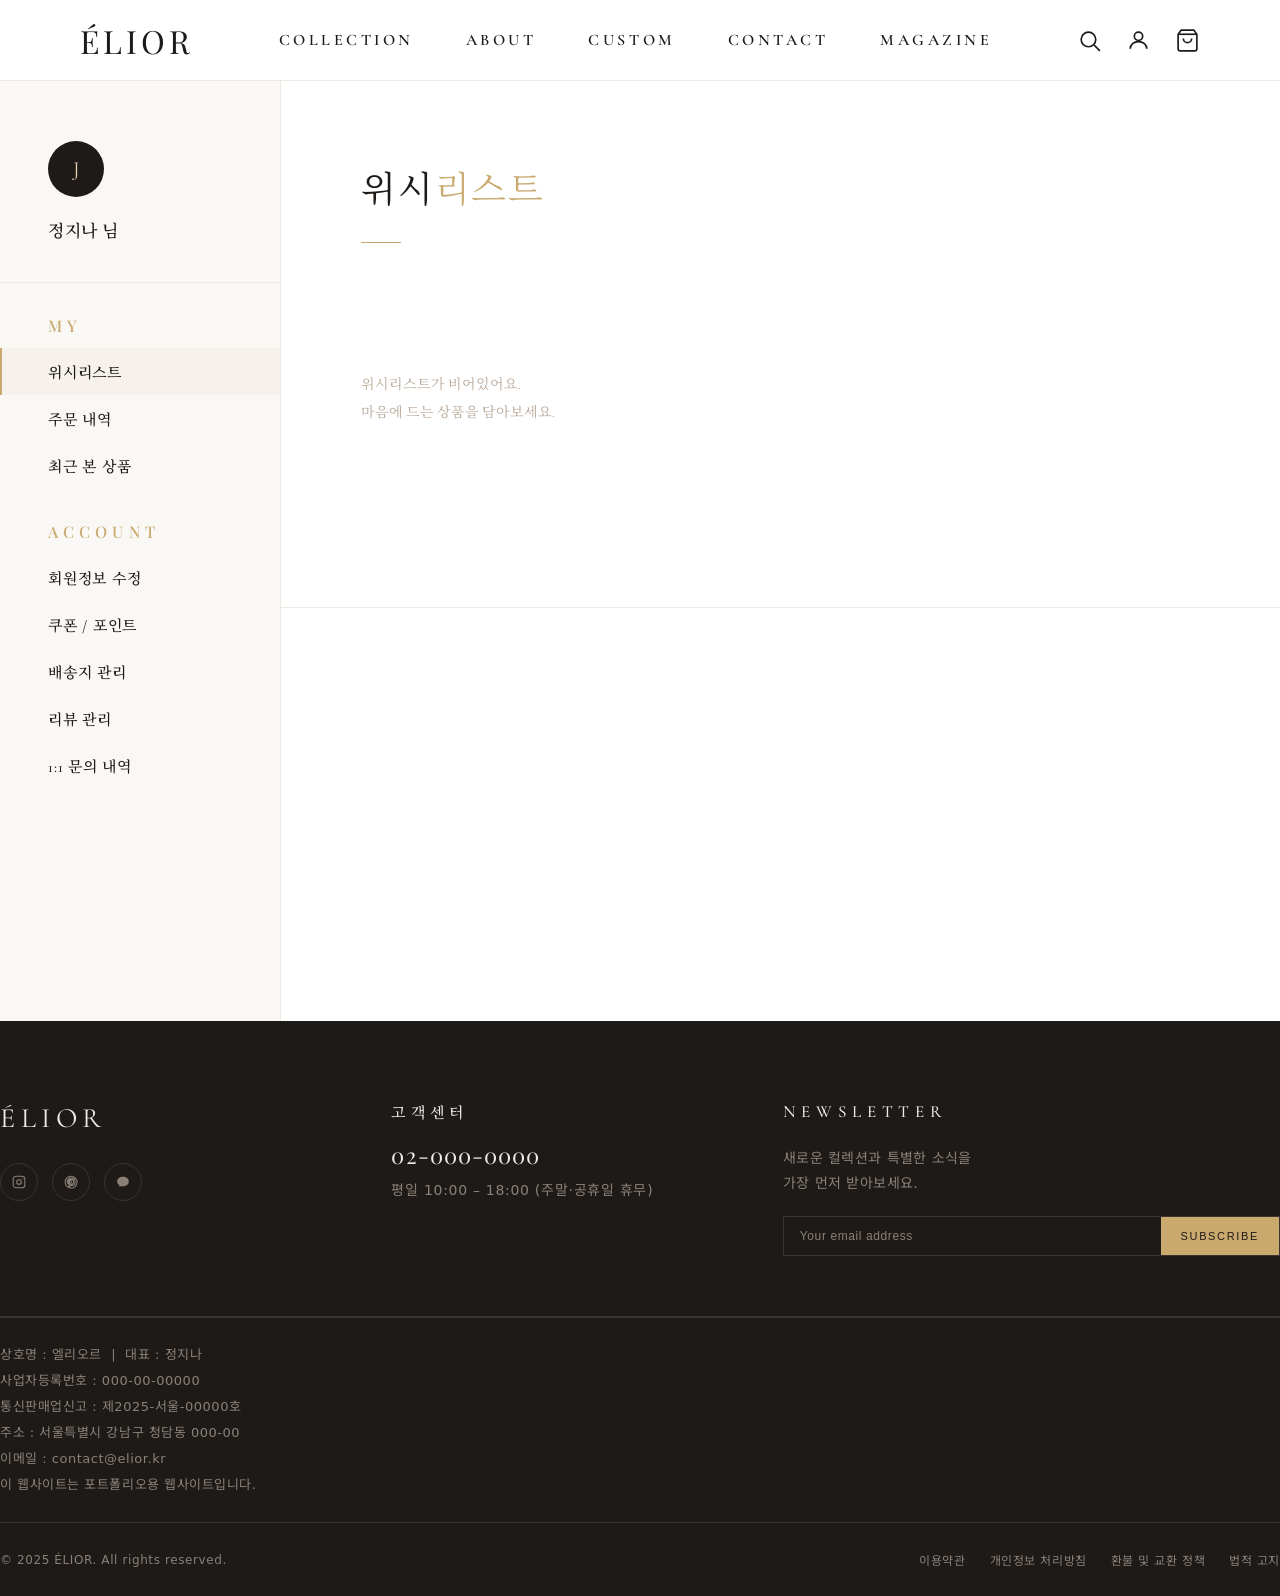
<file: mypage.html>
<!DOCTYPE html>
<html lang="en">

<head>
    <meta charset="UTF-8">
    <meta name="viewport" content="width=device-width, initial-scale=1.0">
    <title>MyPage</title>
    <link rel="stylesheet" href="css/all.min.css">
    <link rel="stylesheet" href="css/reset.css">
    <link rel="stylesheet" href="css/mypage.css">
</head>

<body>
    <div id="wrap">
        <!-- 헤더 -->
        <header id="eliorHeader">
            <div class="inner_box">
                <button class="hamburger" id="hamburger" aria-label="메뉴">
                    <span></span>
                    <span></span>
                    <span></span>
                </button>
                <h1 class="logo"><a href="index.html"><span>ÉLIOR</span></a></h1>
                <ul class="gnb">
                    <li>
                        <a href="collection.html">Collection</a>
                        <ul class="sub">
                            <li><a href="collection.html?cat=necklace">Necklace</a></li>
                            <li><a href="collection.html?cat=earring">Earring</a></li>
                            <li><a href="collection.html?cat=ring">Ring</a></li>
                            <li><a href="collection.html?cat=bracelet">Bracelet</a></li>
                            <li><a href="collection.html?cat=watch">Watch</a></li>
                            <li><a href="collection.html?cat=couple">Couple Sets</a></li>
                        </ul>
                    </li>
                    <li>
                        <a href="about.html">About</a>
                        <ul class="sub">
                            <li><a href="about.html?tab=brand">Brand Story</a></li>
                            <li><a href="about.html?tab=craft">장인정신</a></li>
                            <li><a href="about.html?tab=atelier">아틀리에</a></li>
                        </ul>
                    </li>
                    <li>
                        <a href="custom.html">Custom</a>
                        <ul class="sub">
                            <li><a href="custom.html?tab=process">진행 방식</a></li>
                            <li><a href="custom.html?tab=request">커스텀 요청서</a></li>
                            <li><a href="custom.html?tab=option">커스텀 옵션</a></li>
                            <li><a href="custom.html?tab=size">사이즈 가이드</a></li>
                            <li><a href="custom.html?tab=case">커스텀 작업 사례</a></li>
                        </ul>
                    </li>
                    <li>
                        <a href="contact.html">Contact</a>
                        <ul class="sub">
                            <li><a href="contact.html?tab=inquiry">상품 문의</a></li>
                            <li><a href="contact.html?tab=faq">자주 묻는 질문</a></li>
                            <li><a href="contact.html?tab=visit">방문 예약</a></li>
                        </ul>
                    </li>
                    <li><a href="magazine.html">Magazine</a></li>
                </ul>
                
                <div class="util_nav">
                    <a href="#" aria-label="검색">
                        <svg width="16" height="16" viewBox="0 0 24 24" fill="none" stroke="currentColor"
                            stroke-width="1.6">
                            <circle cx="11" cy="11" r="7" />
                            <line x1="16.5" y1="16.5" x2="22" y2="22" />
                        </svg>
                    </a>
                    <a href="mypage.html" aria-label="마이페이지">
                        <svg width="16" height="16" viewBox="0 0 24 24" fill="none" stroke="currentColor"
                            stroke-width="1.6">
                            <circle cx="12" cy="8" r="4" />
                            <path d="M4 20c0-4 3.6-7 8-7s8 3 8 7" />
                        </svg>
                    </a>
                    <a href="cart.html" aria-label="장바구니">
                        <svg width="16" height="16" viewBox="0 0 24 24" fill="none" stroke="currentColor"
                            stroke-width="1.6">
                            <path d="M6 2L3 6v14a2 2 0 002 2h14a2 2 0 002-2V6l-3-4z" />
                            <line x1="3" y1="6" x2="21" y2="6" />
                            <path d="M16 10a4 4 0 01-8 0" />
                        </svg>
                    </a>
                </div>
            </div>
        </header>

        <div id="mypage_wrap">

            <!-- 사이드바 -->
            <aside id="mypage_sidebar">
                <div class="mypage_profile">
                    <div class="profile_avatar">J</div>
                    <p class="profile_name">정지나 님</p>
                </div>

                <span class="sidebar_label">My</span>
                <ul class="sidebar_nav">
                    <li><a href="#" class="active" data-tab="wishlist">위시리스트</a></li>
                    <li><a href="#" data-tab="orders">주문 내역</a></li>
                    <li><a href="#" data-tab="recent">최근 본 상품</a></li>
                </ul>

                <span class="sidebar_label">Account</span>
                <ul class="sidebar_nav">
                    <li><a href="#" data-tab="info">회원정보 수정</a></li>
                    <li><a href="#" data-tab="coupon">쿠폰 / 포인트</a></li>
                    <li><a href="#" data-tab="address">배송지 관리</a></li>
                    <li><a href="#" data-tab="review">리뷰 관리</a></li>
                    <li><a href="#" data-tab="inquiry">1:1 문의 내역</a></li>
                </ul>
            </aside>

            <main id="mypage_content">

                <!-- 위시리스트 -->
                <section class="mypage_section active" id="tab_wishlist">
                    <div class="section_header">
                        <h2>위시<em>리스트</em></h2>
                        <div class="section_divider"></div>
                    </div>
                    <div class="wishlist_grid" id="wishlistGrid"></div>
                </section>

                <!-- 주문 내역 -->
                <section class="mypage_section" id="tab_orders">
                    <div class="section_header">
                        <h2>주문 <em>내역</em></h2>
                        <div class="section_divider"></div>
                    </div>
                    <div class="order_filter">
                        <button class="order_filter_btn active">전체</button>
                        <button class="order_filter_btn">배송중</button>
                        <button class="order_filter_btn">배송완료</button>
                        <button class="order_filter_btn">취소/반품</button>
                    </div>
                    <div class="order_list">
                        <div class="order_card">
                            <div class="order_header">
                                <div>
                                    <p class="order_date">2025년 3월 18일</p>
                                    <p class="order_num">주문번호 : 20250318-001234</p>
                                </div>
                                <span class="order_status delivered">배송완료</span>
                            </div>
                            <div class="order_items">
                                <div class="order_item">
                                    <div class="order_item_img"><img src="img/Pearl Line.jpg" alt=""></div>
                                    <div class="order_item_info">
                                        <p class="order_item_name">Muse Pearl Necklace</p>
                                        <p class="order_item_price">57,000원 · 1개</p>
                                    </div>
                                </div>
                            </div>
                            <div class="order_footer">
                                <p class="order_total">총 결제금액 <span>57,000원</span></p>
                                <div class="order_actions">
                                    <button class="order_btn">배송 조회</button>
                                    <button class="order_btn primary">리뷰 작성</button>
                                </div>
                            </div>
                        </div>
                        <div class="order_card">
                            <div class="order_header">
                                <div>
                                    <p class="order_date">2025년 2월 14일</p>
                                    <p class="order_num">주문번호 : 20250214-005678</p>
                                </div>
                                <span class="order_status delivered">배송완료</span>
                            </div>
                            <div class="order_items">
                                <div class="order_item">
                                    <div class="order_item_img"><img src="img/Harmonie Trio.jpg" alt=""></div>
                                    <div class="order_item_info">
                                        <p class="order_item_name">Harmonie Trio Ring</p>
                                        <p class="order_item_price">77,000원 · 1개</p>
                                    </div>
                                </div>
                                <div class="order_item">
                                    <div class="order_item_img"><img src="img/Lumière.jpg" alt=""></div>
                                    <div class="order_item_info">
                                        <p class="order_item_name">Lumière Earring</p>
                                        <p class="order_item_price">32,000원 · 1개</p>
                                    </div>
                                </div>
                            </div>
                            <div class="order_footer">
                                <p class="order_total">총 결제금액 <span>109,000원</span></p>
                                <div class="order_actions">
                                    <button class="order_btn">배송 조회</button>
                                    <button class="order_btn primary">리뷰 작성</button>
                                </div>
                            </div>
                        </div>
                        <div class="order_card">
                            <div class="order_header">
                                <div>
                                    <p class="order_date">2025년 3월 28일</p>
                                    <p class="order_num">주문번호 : 20250328-009012</p>
                                </div>
                                <span class="order_status shipping">배송중</span>
                            </div>
                            <div class="order_items">
                                <div class="order_item">
                                    <div class="order_item_img"><img src="img/Circle Éternel.jpg" alt=""></div>
                                    <div class="order_item_info">
                                        <p class="order_item_name">Éternel Circle Earring</p>
                                        <p class="order_item_price">29,000원 · 1개</p>
                                    </div>
                                </div>
                            </div>
                            <div class="order_footer">
                                <p class="order_total">총 결제금액 <span>29,000원</span></p>
                                <div class="order_actions">
                                    <button class="order_btn primary">배송 조회</button>
                                </div>
                            </div>
                        </div>
                    </div>
                </section>

                <!-- 최근 본 상품 -->
                <section class="mypage_section" id="tab_recent">
                    <div class="section_header">
                        <h2>최근 본 <em>상품</em></h2>
                        <div class="section_divider"></div>
                    </div>
                    <div class="recent_grid">
                        <div class="wish_card">
                            <div class="card_img"><img src="img/Pearl Line.jpg" alt=""></div>
                            <p class="card_name">Muse Pearl Necklace</p>
                            <p class="card_price">57,000원</p>
                        </div>
                        <div class="wish_card">
                            <div class="card_img"><img src="img/Harmonie Trio.jpg" alt=""></div>
                            <p class="card_name">Harmonie Trio Ring</p>
                            <p class="card_price">77,000원</p>
                        </div>
                        <div class="wish_card">
                            <div class="card_img"><img src="img/Lumière.jpg" alt=""></div>
                            <p class="card_name">Lumière Earring</p>
                            <p class="card_price">32,000원</p>
                        </div>
                        <div class="wish_card">
                            <div class="card_img"><img src="img/Circle Éternel.jpg" alt=""></div>
                            <p class="card_name">Éternel Circle Earring</p>
                            <p class="card_price">29,000원</p>
                        </div>
                    </div>
                </section>

                <!-- 회원정보 수정 -->
                <section class="mypage_section" id="tab_info">
                    <div class="section_header">
                        <h2>회원정보 <em>수정</em></h2>
                        <div class="section_divider"></div>
                    </div>
                    <form class="info_form">
                        <p class="form_section_title">기본 정보</p>
                        <div class="form_row">
                            <div class="form_group">
                                <label>이름</label>
                                <input type="text" value="정지나">
                            </div>
                            <div class="form_group">
                                <label>생년월일</label>
                                <input type="date">
                            </div>
                        </div>
                        <div class="form_group">
                            <label>이메일</label>
                            <input type="email" value="jelly@email.com">
                        </div>
                        <div class="form_group">
                            <label>연락처</label>
                            <input type="tel" placeholder="010-0000-0000">
                        </div>
                        <p class="form_section_title">비밀번호 변경</p>
                        <div class="form_group">
                            <label>현재 비밀번호</label>
                            <input type="password" placeholder="현재 비밀번호 입력">
                        </div>
                        <div class="form_row">
                            <div class="form_group">
                                <label>새 비밀번호</label>
                                <input type="password" placeholder="새 비밀번호 입력">
                            </div>
                            <div class="form_group">
                                <label>새 비밀번호 확인</label>
                                <input type="password" placeholder="새 비밀번호 재입력">
                            </div>
                        </div>
                        <button type="submit" class="form_submit">저장하기</button>
                    </form>
                </section>

                <!-- 쿠폰/포인트 -->
                <section class="mypage_section" id="tab_coupon">
                    <div class="section_header">
                        <h2>쿠폰 / <em>포인트</em></h2>
                        <div class="section_divider"></div>
                    </div>
                    <div class="benefit_grid">
                        <div class="benefit_card">
                            <h4>보유 포인트</h4>
                            <p class="benefit_value">3,200 <span>P</span></p>
                            <p class="benefit_desc">유효기간 : 2027.12.31</p>
                        </div>
                        <div class="benefit_card">
                            <h4>사용 가능 쿠폰</h4>
                            <p class="benefit_value">2 <span>장</span></p>
                            <p class="benefit_desc">최대 할인 쿠폰 : 10%<br>만료 임박 쿠폰 : 1장</p>
                        </div>
                        <div class="benefit_card">
                            <h4>생일 쿠폰</h4>
                            <p class="benefit_value">3,000 <span>원 할인</span></p>
                            <p class="benefit_desc">유효기간 : 2026.12.31</p>
                        </div>
                    </div>
                </section>

                <!-- 배송지 관리 -->
                <section class="mypage_section" id="tab_address">
                    <div class="section_header">
                        <h2>배송지 <em>관리</em></h2>
                        <div class="section_divider"></div>
                    </div>
                    <div class="address_list">
                        <div class="address_card default">
                            <div>
                                <span class="address_badge">기본 배송지</span>
                                <p class="address_name">젤리 · 010-0000-0000</p>
                                <p class="address_detail">서울특별시 강남구 청담동 000-00<br>엘리오르빌딩 101호 (우편번호 12345)</p>
                            </div>
                            <div class="address_actions">
                                <button class="address_btn">수정</button>
                                <button class="address_btn">삭제</button>
                            </div>
                        </div>
                        <div class="address_card">
                            <div>
                                <p class="address_name">젤리 · 010-0000-0000</p>
                                <p class="address_detail">서울특별시 마포구 합정동 000-00<br>합정아파트 202동 303호 (우편번호 04030)</p>
                            </div>
                            <div class="address_actions">
                                <button class="address_btn">기본 설정</button>
                                <button class="address_btn">수정</button>
                                <button class="address_btn">삭제</button>
                            </div>
                        </div>
                    </div>
                    <button class="add_btn">+ 배송지 추가</button>
                </section>

                <!-- 리뷰 관리 -->
                <section class="mypage_section" id="tab_review">
                    <div class="section_header">
                        <h2>리뷰 <em>관리</em></h2>
                        <div class="section_divider"></div>
                    </div>
                    <div class="review_list">
                        <div class="my_review_card">
                            <div class="review_header">
                                <div>
                                    <p class="review_product">Muse Pearl Necklace</p>
                                    <p class="review_stars">★★★★★</p>
                                </div>
                                <p class="review_date">2025.03.20</p>
                            </div>
                            <p class="review_text">처음 받아봤을 때 패키지부터 굉장히 인상 깊었어요. 실제로 착용해보니 디자인이 과하지 않으면서도 존재감이 있어서 매일
                                착용하고 있어요.</p>
                            <div class="review_actions">
                                <button class="order_btn">수정</button>
                                <button class="order_btn">삭제</button>
                            </div>
                        </div>
                        <div class="my_review_card">
                            <div class="review_header">
                                <div>
                                    <p class="review_product">Harmonie Trio Ring</p>
                                    <p class="review_stars">★★★★★</p>
                                </div>
                                <p class="review_date">2025.02.18</p>
                            </div>
                            <p class="review_text">발렌타인데이 선물로 받았는데 너무 예뻐요. 세 개를 겹쳐 끼면 정말 고급스럽고 각각 따로 끼워도 예쁘게 잘 어울려요.</p>
                            <div class="review_actions">
                                <button class="order_btn">수정</button>
                                <button class="order_btn">삭제</button>
                            </div>
                        </div>
                    </div>
                </section>

                <!-- 1:1 문의 내역 -->
                <section class="mypage_section" id="tab_inquiry">
                    <div class="section_header">
                        <h2>1:1 <em>문의 내역</em></h2>
                        <div class="section_divider"></div>
                    </div>
                    <div class="inquiry_list">
                        <div class="inquiry_item">
                            <span class="inquiry_status answered">답변완료</span>
                            <p class="inquiry_title">커스텀 링 제작 관련 문의드립니다</p>
                            <p class="inquiry_date">2025.03.15</p>
                        </div>
                        <div class="inquiry_item">
                            <span class="inquiry_status answered">답변완료</span>
                            <p class="inquiry_title">Muse Pearl Necklace 사이즈 문의</p>
                            <p class="inquiry_date">2025.02.10</p>
                        </div>
                        <div class="inquiry_item">
                            <span class="inquiry_status waiting">답변대기</span>
                            <p class="inquiry_title">교환 신청 관련 문의드립니다</p>
                            <p class="inquiry_date">2025.03.29</p>
                        </div>
                    </div>
                </section>

            </main>
        </div>

        <!-- 푸터 -->
        <footer id="footer">
            <div class="inner_box one">
                <div class="footer_top">

                    <!-- Brand -->
                    <div class="footer_brand">
                        <a href="index.html" class="footer_logo">ÉLIOR</a>
                        <div class="footer_sns">
                            <a href="#" class="sns_btn" aria-label="Instagram">
                                <svg width="14" height="14" viewBox="0 0 24 24" fill="none" stroke="currentColor"
                                    stroke-width="1.8">
                                    <rect x="2" y="2" width="20" height="20" rx="5" ry="5" />
                                    <circle cx="12" cy="12" r="4" />
                                    <circle cx="17.5" cy="6.5" r="1" fill="currentColor" stroke="none" />
                                </svg>
                            </a>
                            <a href="#" class="sns_btn" aria-label="Pinterest">
                                <svg width="14" height="14" viewBox="0 0 24 24" fill="none" stroke="currentColor"
                                    stroke-width="1.8">
                                    <path
                                        d="M12 2C6.48 2 2 6.48 2 12c0 4.24 2.65 7.86 6.39 9.29-.09-.78-.17-1.99.04-2.85.18-.76 1.22-5.18 1.22-5.18s-.31-.63-.31-1.56c0-1.46.85-2.55 1.9-2.55.9 0 1.33.67 1.33 1.48 0 .9-.58 2.26-.87 3.52-.25 1.05.52 1.9 1.55 1.9 1.86 0 3.11-2.39 3.11-5.22 0-2.15-1.46-3.75-4.1-3.75-2.99 0-4.84 2.24-4.84 4.74 0 .86.25 1.47.65 1.94.18.21.2.3.14.54-.05.17-.15.59-.2.76-.07.25-.28.34-.5.25-1.39-.57-2.04-2.1-2.04-3.82 0-2.84 2.4-6.24 7.17-6.24 3.83 0 6.35 2.77 6.35 5.75 0 3.93-2.17 6.87-5.39 6.87-1.08 0-2.09-.58-2.44-1.24l-.66 2.52c-.24.92-.88 2.07-1.31 2.77.99.3 2.03.46 3.12.46 5.52 0 10-4.48 10-10S17.52 2 12 2z" />
                                </svg>
                            </a>
                            <a href="#" class="sns_btn" aria-label="KakaoTalk">
                                <svg width="14" height="14" viewBox="0 0 24 24" fill="currentColor" stroke="none">
                                    <path
                                        d="M12 3C6.48 3 2 6.58 2 11c0 2.84 1.74 5.33 4.37 6.81L5.5 21l3.78-2.14C10.22 19.27 11.1 19.4 12 19.4c5.52 0 10-3.58 10-8.4S17.52 3 12 3z" />
                                </svg>
                            </a>
                        </div>
                    </div>

                    <!-- 사업자 정보 -->
                    <div class="footer_info">
                        <h4>고객센터</h4>
                        <p class="footer_tel">02-000-0000</p>
                        <p class="footer_hours">평일 10:00 – 18:00 (주말·공휴일 휴무)</p>
                    </div>

                    <!-- Newsletter -->
                    <div class="footer_newsletter">
                        <h4>Newsletter</h4>
                        <p>새로운 컬렉션과 특별한 소식을<br>가장 먼저 받아보세요.</p>
                        <div class="newsletter_form">
                            <input type="email" placeholder="Your email address">
                            <button type="button">Subscribe</button>
                        </div>
                    </div>

                </div>
            </div>
            <!-- 사업자 등록 정보 -->
            <div class="inner_box">
                <div class="footer_biz">
                    <p>상호명 : 엘리오르 &nbsp;|&nbsp; 대표 : 정지나 </p>
                    <p>사업자등록번호 : 000-00-00000 </p>
                    <p>통신판매업신고 : 제2025-서울-00000호</p>
                    <p>주소 : 서울특별시 강남구 청담동 000-00
                    </p>
                    <p>이메일 : contact@elior.kr</p>
                    <p>이 웹사이트는 포트폴리오용 웹사이트입니다.</p>
                </div>

                <div class="footer_bottom">
                    <p class="copyright">© 2025 ÉLIOR. All rights reserved.</p>
                    <div class="footer_policy">
                        <a href="#">이용약관</a>
                        <a href="#">개인정보 처리방침</a>
                        <a href="#">환불 및 교환 정책</a>
                        <a href="#">법적 고지</a>
                    </div>
                </div>
            </div>
        </footer>

    </div>

    <script>

        // 사이드바 탭 전환
        const sideLinks = document.querySelectorAll('.sidebar_nav a');
        const sections = document.querySelectorAll('.mypage_section');

        function activateTab(tabId) {
            sideLinks.forEach(link => link.classList.toggle('active', link.dataset.tab === tabId));
            sections.forEach(sec => sec.classList.toggle('active', sec.id === 'tab_' + tabId));
        }

        sideLinks.forEach(link => {
            link.addEventListener('click', e => {
                e.preventDefault();
                activateTab(link.dataset.tab);
                window.scrollTo({ top: document.getElementById('mypage_wrap').offsetTop - 80, behavior: 'smooth' });
            });
        });

        // URL 파라미터
        const params = new URLSearchParams(window.location.search);
        const tabParam = params.get('tab');
        if (tabParam) activateTab(tabParam);
        else activateTab('wishlist');

        // 위시리스트 렌더링
        function renderWishlist() {
            const wishlist = JSON.parse(localStorage.getItem('wishlist') || '[]');
            const grid = document.getElementById('wishlistGrid');

            if (wishlist.length === 0) {
                grid.innerHTML = '<p class="wish_empty">위시리스트가 비어있어요.<br>마음에 드는 상품을 담아보세요.</p>';
                return;
            }

            grid.innerHTML = wishlist.map((item, i) => `
        <div class="wish_card" data-index="${i}">
            <div class="card_img">
                <img src="${item.img}" alt="${item.name}">
                <button class="wish_remove" aria-label="삭제">
                    <svg width="14" height="14" viewBox="0 0 24 24" fill="none" stroke="currentColor" stroke-width="1.5">
                        <path d="M20.84 4.61a5.5 5.5 0 0 0-7.78 0L12 5.67l-1.06-1.06a5.5 5.5 0 0 0-7.78 7.78l1.06 1.06L12 21.23l7.78-7.78 1.06-1.06a5.5 5.5 0 0 0 0-7.78z" fill="currentColor"/>
                    </svg>
                </button>
            </div>
            <p class="card_name">${item.name}</p>
            <p class="card_price">${item.price}</p>
        </div>
    `).join('');

            // 삭제 버튼
            grid.querySelectorAll('.wish_remove').forEach(btn => {
                btn.addEventListener('click', () => {
                    const card = btn.closest('.wish_card');
                    const idx = parseInt(card.dataset.index);
                    const wishlist = JSON.parse(localStorage.getItem('wishlist') || '[]');
                    wishlist.splice(idx, 1);
                    localStorage.setItem('wishlist', JSON.stringify(wishlist));
                    renderWishlist();
                });
            });
        }

        renderWishlist();

        // 주문 필터 버튼
        document.querySelectorAll('.order_filter_btn').forEach(btn => {
            btn.addEventListener('click', () => {
                document.querySelectorAll('.order_filter_btn').forEach(b => b.classList.remove('active'));
                btn.classList.add('active');
            });
        });

        // 햄버거 메뉴
        const hamburger = document.getElementById('hamburger');
        const gnb = document.querySelector('.gnb');

        if (hamburger && gnb) {

            hamburger.addEventListener('click', () => {

                hamburger.classList.toggle('open');
                gnb.classList.toggle('open');

                if (gnb.classList.contains('open')) {
                    // 배경 페이지만 스크롤 막기
                    document.body.style.overflow = 'hidden';
                } else {
                    document.body.style.overflow = '';
                }

            });

            // 서브메뉴 토글
            gnb.querySelectorAll('li > a').forEach(link => {

                link.addEventListener('click', (e) => {

                    if (window.innerWidth <= 430) {

                        const sub = link.nextElementSibling;

                        if (sub && sub.classList.contains('sub')) {

                            e.preventDefault();

                            const li = link.parentElement;
                            li.classList.toggle('sub_open');

                            // 펼쳐진 메뉴가 보이도록 살짝 이동
                            setTimeout(() => {
                                li.scrollIntoView({
                                    behavior: "smooth",
                                    block: "nearest"
                                });
                            }, 100);
                        }
                    }

                });

            });

        }
    </script>
</body>

</html>
</file>
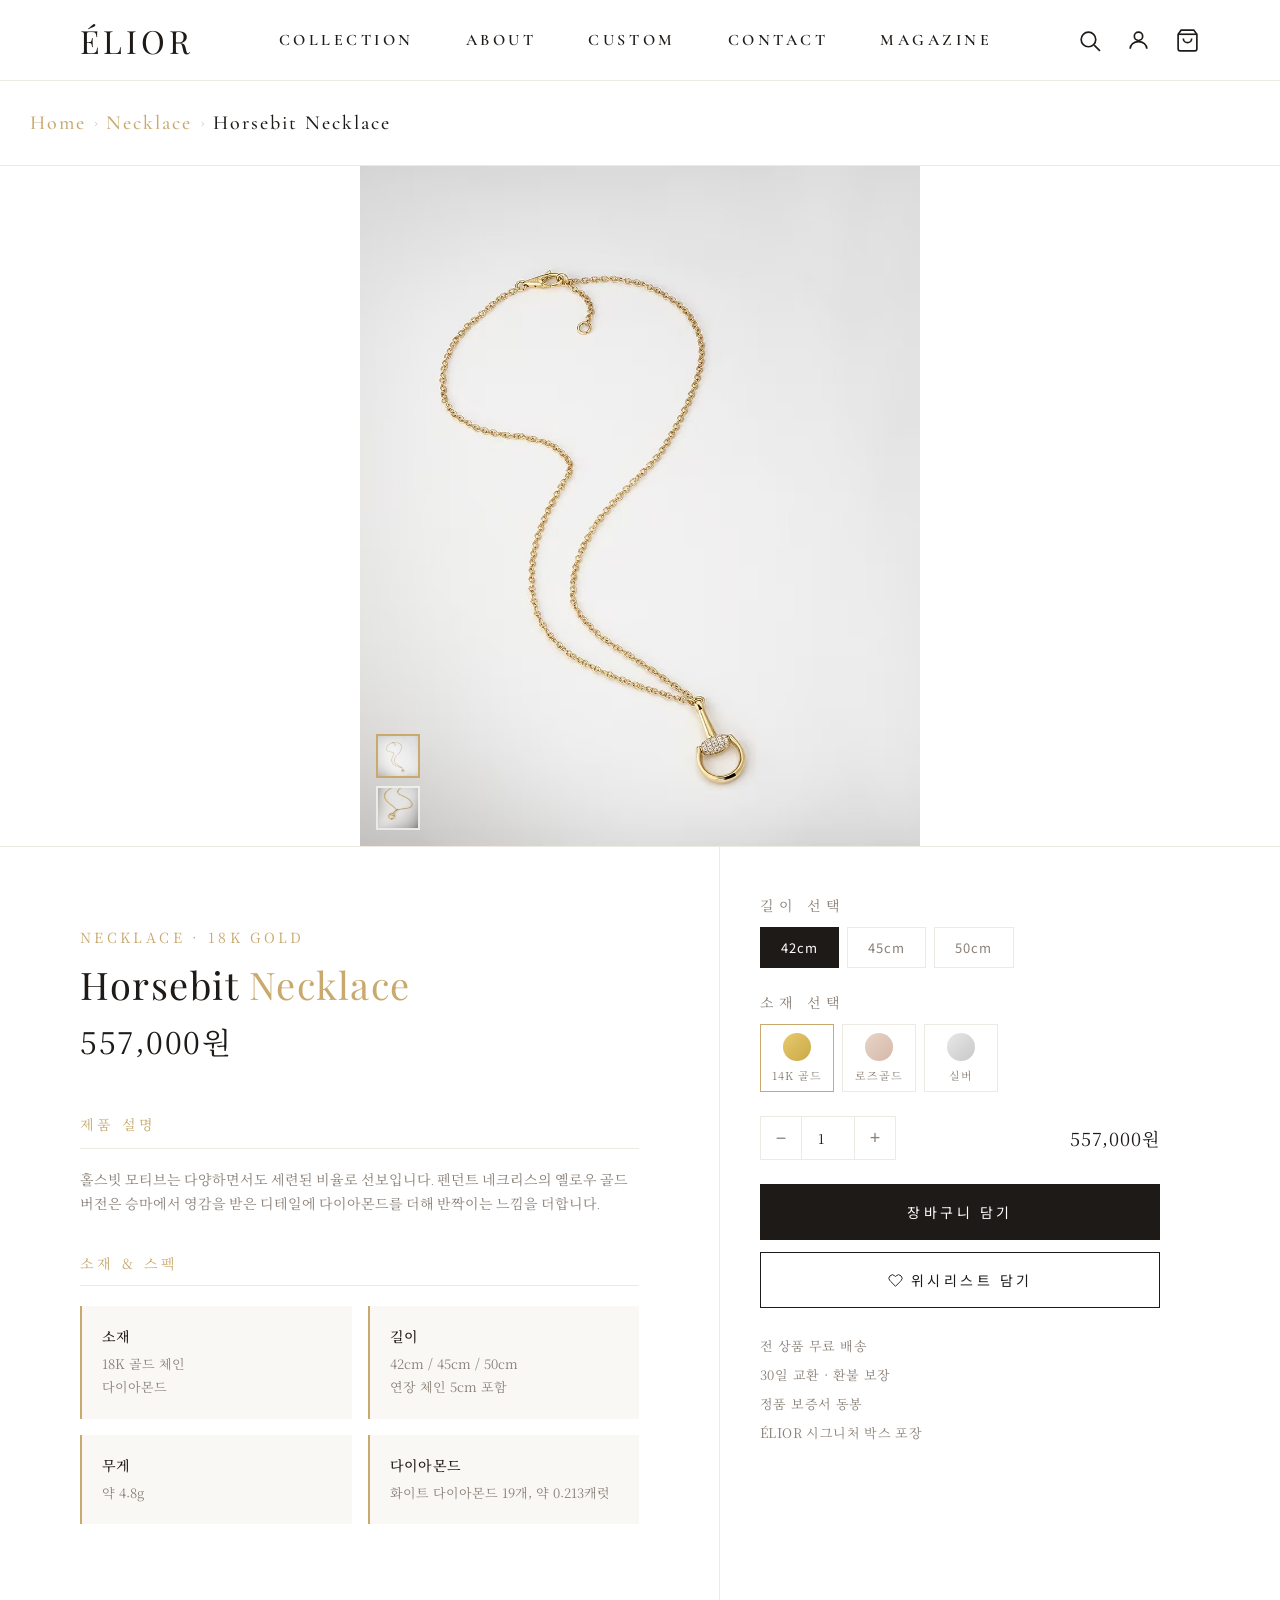
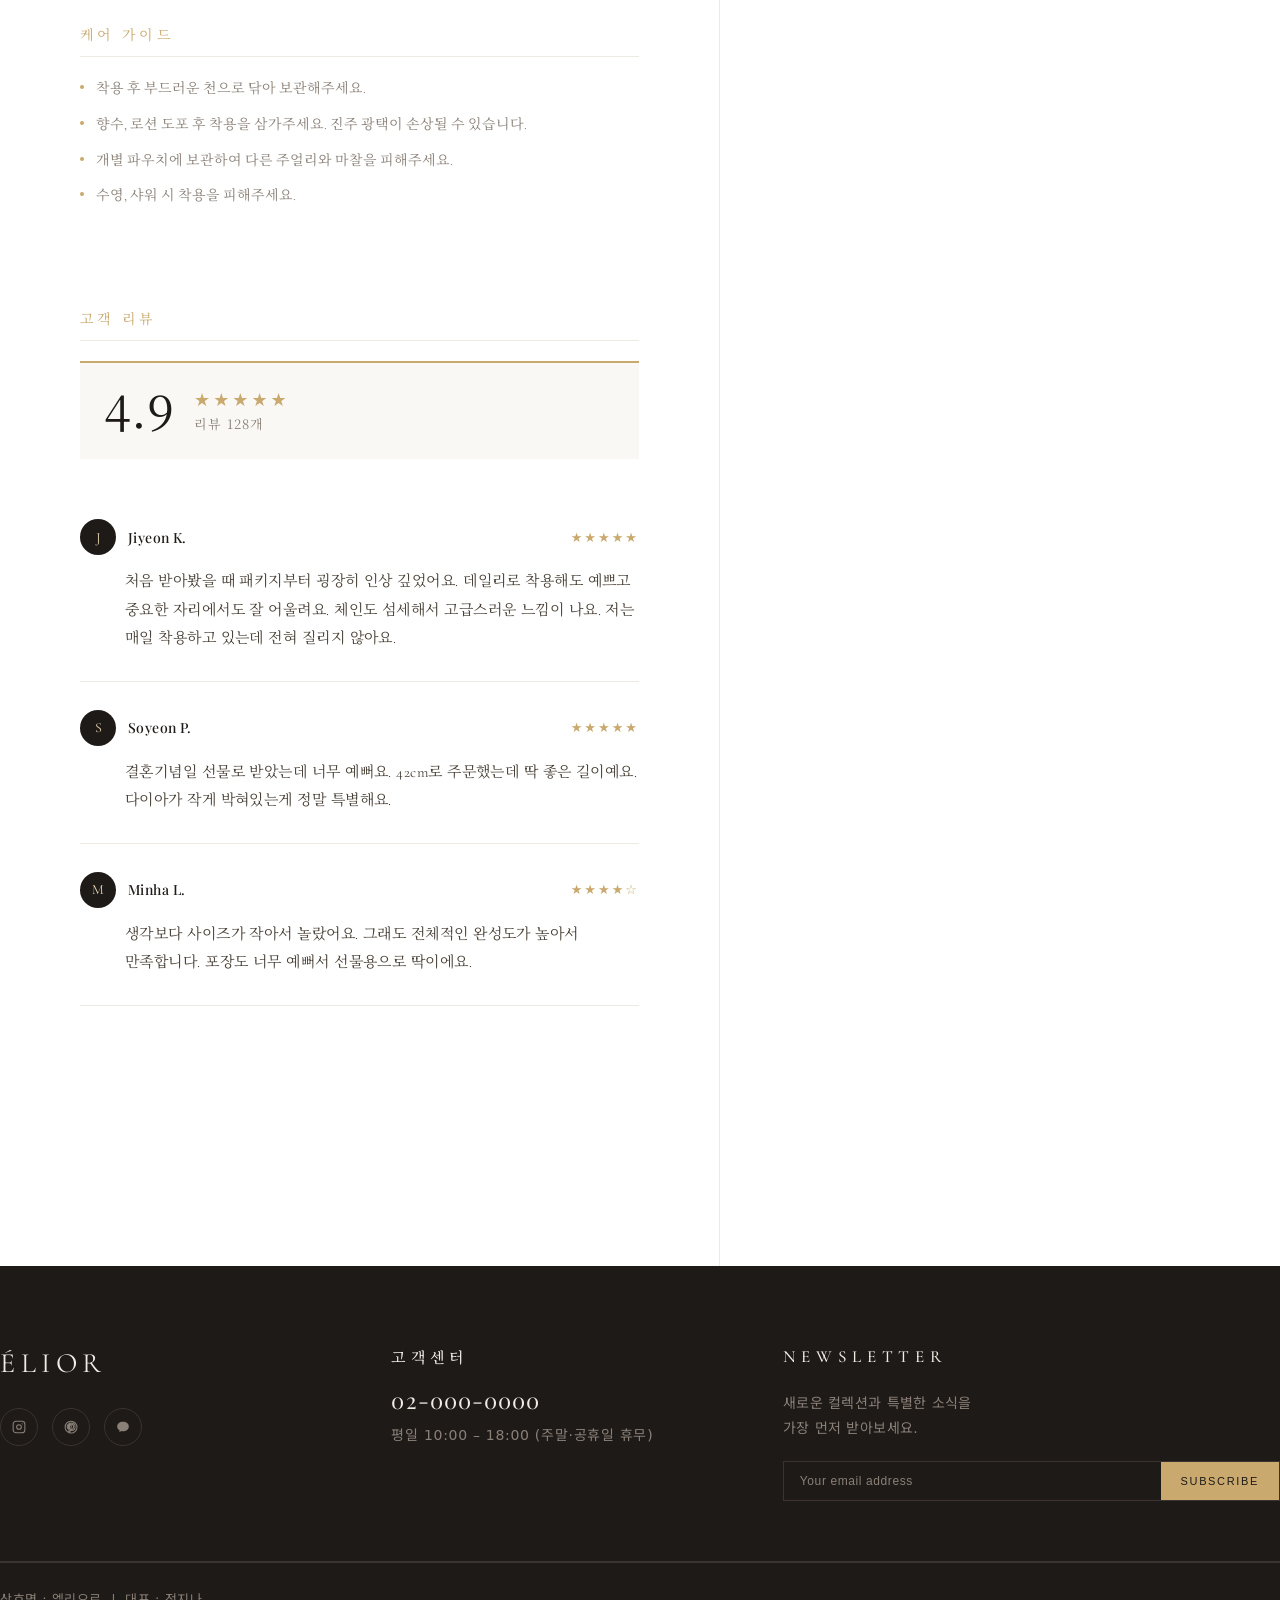
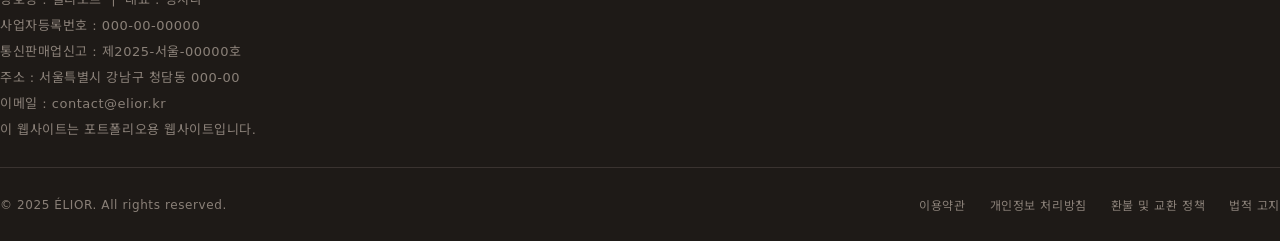
<file: page.html>
<!DOCTYPE html>
<html lang="ko">

<head>
    <meta charset="UTF-8">
    <meta name="viewport" content="width=device-width, initial-scale=1.0">
    <title>ÉLIOR — Muse Pearl Necklace</title>
    <link rel="stylesheet" href="css/reset.css">
    <link rel="stylesheet" href="css/page.css">
</head>


<body>

    <div id="wrap">
        <header id="eliorHeader">
            <div class="inner_box">
                <button class="hamburger" id="hamburger" aria-label="메뉴">
                    <span></span>
                    <span></span>
                    <span></span>
                </button>
                <h1 class="logo"><a href="index.html"><span>ÉLIOR</span></a></h1>
                <ul class="gnb">
                    <li>
                        <a href="collection.html">Collection</a>
                        <ul class="sub">
                            <li><a href="collection.html?cat=necklace">Necklace</a></li>
                            <li><a href="collection.html?cat=earring">Earring</a></li>
                            <li><a href="collection.html?cat=ring">Ring</a></li>
                            <li><a href="collection.html?cat=bracelet">Bracelet</a></li>
                            <li><a href="collection.html?cat=watch">Watch</a></li>
                            <li><a href="collection.html?cat=couple">Couple Sets</a></li>
                        </ul>
                    </li>
                    <li>
                        <a href="about.html">About</a>
                        <ul class="sub">
                            <li><a href="about.html?tab=brand">Brand Story</a></li>
                            <li><a href="about.html?tab=craft">장인정신</a></li>
                            <li><a href="about.html?tab=atelier">아틀리에</a></li>
                        </ul>
                    </li>
                    <li>
                        <a href="custom.html">Custom</a>
                        <ul class="sub">
                            <li><a href="custom.html?tab=process">진행 방식</a></li>
                            <li><a href="custom.html?tab=request">커스텀 요청서</a></li>
                            <li><a href="custom.html?tab=option">커스텀 옵션</a></li>
                            <li><a href="custom.html?tab=size">사이즈 가이드</a></li>
                            <li><a href="custom.html?tab=case">커스텀 작업 사례</a></li>
                        </ul>
                    </li>
                    <li>
                        <a href="contact.html">Contact</a>
                        <ul class="sub">
                            <li><a href="contact.html?tab=inquiry">상품 문의</a></li>
                            <li><a href="contact.html?tab=faq">자주 묻는 질문</a></li>
                            <li><a href="contact.html?tab=visit">방문 예약</a></li>
                        </ul>
                    </li>
                    <li>
                        <a href="magazine.html">Magazine</a>
                    </li>
                </ul>

                <div class="util_nav">
                    <a href="#" aria-label="검색">
                        <svg width="16" height="16" viewBox="0 0 24 24" fill="none" stroke="currentColor"
                            stroke-width="1.6">
                            <circle cx="11" cy="11" r="7" />
                            <line x1="16.5" y1="16.5" x2="22" y2="22" />
                        </svg>
                    </a>
                    <a href="mypage.html" aria-label="마이페이지">
                        <svg width="16" height="16" viewBox="0 0 24 24" fill="none" stroke="currentColor"
                            stroke-width="1.6">
                            <circle cx="12" cy="8" r="4" />
                            <path d="M4 20c0-4 3.6-7 8-7s8 3 8 7" />
                        </svg>
                    </a>
                    <a href="cart.html" aria-label="장바구니">
                        <svg width="16" height="16" viewBox="0 0 24 24" fill="none" stroke="currentColor"
                            stroke-width="1.6">
                            <path d="M6 2L3 6v14a2 2 0 002 2h14a2 2 0 002-2V6l-3-4z" />
                            <line x1="3" y1="6" x2="21" y2="6" />
                            <path d="M16 10a4 4 0 01-8 0" />
                        </svg>
                    </a>
                </div>
            </div>
        </header>

        <div id="breadcrumb">
            <div class="inner_box">
                <a href="index.html" class="breadcrumb_item">Home</a>
                <span class="breadcrumb_sep">›</span>
                <a href="collection.html?cat=necklace" class="breadcrumb_item">Necklace</a>
                <span class="breadcrumb_sep">›</span>
                <span class="breadcrumb_item current">Horsebit Necklace</span>
            </div>
        </div>

        <!-- 갤러리 -->
        <section id="product_gallery">
            <div class="inner_box">
                <div class="gallery_main">
                    <img src="img/page2.jpg" alt="Horsebit Necklace" id="mainImg">

                    <div class="gallery_thumbs">
                        <div class="gallery_thumb active" data-src="img/page2.jpg">
                            <img src="img/page2.jpg" alt="">
                        </div>
                        <div class="gallery_thumb" data-src="img/page1.jpg">
                            <img src="img/page1.jpg" alt="">
                        </div>
                    </div>
                </div>
            </div>
        </section>

        <!-- 상품 정보 -->
        <section id="product_info">
            <div class="inner_box">

                <!-- 왼쪽 -->
                <div class="info_left">
                    <span class="product_category">Necklace · 18K Gold</span>
                    <h1 class="product_title">Horsebit <em>Necklace</em></h1>
                    <div class="product_price_wrap">
                        <span class="product_price">557,000원</span>
                    </div>

                    <!-- 제품 설명  -->
                    <div class="explanation">
                        <span class="block_title">제품 설명</span>
                        <div class="explain">
                            <p>홀스빗 모티브는 다양하면서도 세련된 비율로 선보입니다. 펜던트 네크리스의 옐로우 골드 버전은 승마에서 영감을 받은 디테일에 다이아몬드를 더해 반짝이는 느낌을
                                더합니다.</p>
                        </div>
                    </div>

                    <!-- 소재 & 스펙 -->
                    <div class="section_block">
                        <span class="block_title">소재 & 스펙</span>
                        <div class="material_grid">
                            <div class="material_item">
                                <h5>소재</h5>
                                <p>18K 골드 체인<br>다이아몬드</p>
                            </div>
                            <div class="material_item">
                                <h5>길이</h5>
                                <p>42cm / 45cm / 50cm<br>연장 체인 5cm 포함</p>
                            </div>
                            <div class="material_item">
                                <h5>무게</h5>
                                <p>약 4.8g</p>
                            </div>
                            <div class="material_item">
                                <h5>다이아몬드</h5>
                                <p>화이트 다이아몬드 19개, 약 0.213캐럿</p>
                            </div>
                        </div>
                    </div>

                    <!-- 케어 가이드 -->
                    <div class="section_block">
                        <span class="block_title">케어 가이드</span>
                        <div class="care_list">
                            <p class="care_item">착용 후 부드러운 천으로 닦아 보관해주세요.</p>
                            <p class="care_item">향수, 로션 도포 후 착용을 삼가주세요. 진주 광택이 손상될 수 있습니다.</p>
                            <p class="care_item">개별 파우치에 보관하여 다른 주얼리와 마찰을 피해주세요.</p>
                            <p class="care_item">수영, 샤워 시 착용을 피해주세요.</p>
                        </div>
                    </div>

                    <!-- 고객 리뷰 -->
                    <div class="section_block">
                        <span class="block_title">고객 리뷰</span>
                        <div class="review_summary">
                            <p class="review_avg">4.9</p>
                            <div>
                                <p class="review_stars_big">★★★★★</p>
                                <p class="review_count">리뷰 128개</p>
                            </div>
                        </div>
                        <div class="review_list">
                            <div class="review_card">
                                <div class="review_top">
                                    <div class="reviewer_info_wrap">
                                        <div class="reviewer_av">J</div>
                                        <div>
                                            <p class="r_name">Jiyeon K.</p>
                                        </div>
                                    </div>
                                    <p class="r_stars">★★★★★</p>
                                </div>
                                <p class="review_text_wrap">처음 받아봤을 때 패키지부터 굉장히 인상 깊었어요. 데일리로 착용해도 예쁘고 중요한 자리에서도 잘 어울려요.
                                    체인도 섬세해서 고급스러운 느낌이 나요. 저는 매일 착용하고 있는데 전혀 질리지 않아요.</p>
                            </div>
                            <div class="review_card">
                                <div class="review_top">
                                    <div class="reviewer_info_wrap">
                                        <div class="reviewer_av">S</div>
                                        <div>
                                            <p class="r_name">Soyeon P.</p>
                                        </div>
                                    </div>
                                    <p class="r_stars">★★★★★</p>
                                </div>
                                <p class="review_text_wrap">결혼기념일 선물로 받았는데 너무 예뻐요. 42cm로 주문했는데 딱 좋은 길이예요. 다이아가 작게 박혀있는게
                                    정말 특별해요.</p>
                            </div>
                            <div class="review_card">
                                <div class="review_top">
                                    <div class="reviewer_info_wrap">
                                        <div class="reviewer_av">M</div>
                                        <div>
                                            <p class="r_name">Minha L.</p>
                                        </div>
                                    </div>
                                    <p class="r_stars">★★★★☆</p>
                                </div>
                                <p class="review_text_wrap">생각보다 사이즈가 작아서 놀랐어요. 그래도 전체적인 완성도가 높아서 만족합니다.
                                    포장도 너무 예뻐서 선물용으로 딱이에요.</p>
                            </div>
                        </div>
                    </div>
                </div>

                <!-- 오른쪽 고정 패널 -->
                <div class="info_right" id="purchasePanel">
                    <div class="purchase_panel">

                        <div class="option_group">
                            <span class="option_label">길이 선택</span>
                            <div class="option_btns">
                                <button class="option_btn active">42cm</button>
                                <button class="option_btn">45cm</button>
                                <button class="option_btn">50cm</button>
                            </div>
                        </div>

                        <div class="option_group">
                            <span class="option_label">소재 선택</span>
                            <div class="material_btns">
                                <div class="material_btn active">
                                    <div class="material_swatch"
                                        style="background:linear-gradient(135deg,#e8c96e,#c9a946);"></div>
                                    <span>14K 골드</span>
                                </div>
                                <div class="material_btn">
                                    <div class="material_swatch"
                                        style="background:linear-gradient(135deg,#e8d4c8,#d4b8a8);"></div>
                                    <span>로즈골드</span>
                                </div>
                                <div class="material_btn">
                                    <div class="material_swatch"
                                        style="background:linear-gradient(135deg,#e8e8e8,#c8c8c8);"></div>
                                    <span>실버</span>
                                </div>
                            </div>
                        </div>

                        <div class="qty_group">
                            <div class="qty_wrap">
                                <button class="qty_btn" id="qtyMinus">−</button>
                                <input type="number" class="qty_num" id="qtyNum" value="1" min="1" max="99">
                                <button class="qty_btn" id="qtyPlus">+</button>
                            </div>
                            <span class="qty_price" id="qtyPrice">557,000원</span>
                        </div>

                        <button class="btn_cart" id="addToCart">장바구니 담기</button>
                        <button class="btn_wish" id="wishBtn">
                            <svg width="15" height="15" viewBox="0 0 24 24" fill="none" stroke="currentColor"
                                stroke-width="1.5" id="wishIcon">
                                <path
                                    d="M20.84 4.61a5.5 5.5 0 0 0-7.78 0L12 5.67l-1.06-1.06a5.5 5.5 0 0 0-7.78 7.78l1.06 1.06L12 21.23l7.78-7.78 1.06-1.06a5.5 5.5 0 0 0 0-7.78z" />
                            </svg>
                            위시리스트 담기
                        </button>

                        <div class="panel_info">
                            <div class="panel_info_item">
                                전 상품 무료 배송
                            </div>
                            <div class="panel_info_item">
                                30일 교환 · 환불 보장
                            </div>
                            <div class="panel_info_item">
                                정품 보증서 동봉
                            </div>
                            <div class="panel_info_item">
                                ÉLIOR 시그니처 박스 포장
                            </div>
                        </div>
                    </div>
                </div>

            </div>
        </section>

        <footer id="footer">
            <div class="inner_box one">
                <div class="footer_top">

                    <!-- Brand -->
                    <div class="footer_brand">
                        <a href="index.html" class="footer_logo">ÉLIOR</a>
                        <div class="footer_sns">
                            <a href="#" class="sns_btn" aria-label="Instagram">
                                <svg width="14" height="14" viewBox="0 0 24 24" fill="none" stroke="currentColor"
                                    stroke-width="1.8">
                                    <rect x="2" y="2" width="20" height="20" rx="5" ry="5" />
                                    <circle cx="12" cy="12" r="4" />
                                    <circle cx="17.5" cy="6.5" r="1" fill="currentColor" stroke="none" />
                                </svg>
                            </a>
                            <a href="#" class="sns_btn" aria-label="Pinterest">
                                <svg width="14" height="14" viewBox="0 0 24 24" fill="none" stroke="currentColor"
                                    stroke-width="1.8">
                                    <path
                                        d="M12 2C6.48 2 2 6.48 2 12c0 4.24 2.65 7.86 6.39 9.29-.09-.78-.17-1.99.04-2.85.18-.76 1.22-5.18 1.22-5.18s-.31-.63-.31-1.56c0-1.46.85-2.55 1.9-2.55.9 0 1.33.67 1.33 1.48 0 .9-.58 2.26-.87 3.52-.25 1.05.52 1.9 1.55 1.9 1.86 0 3.11-2.39 3.11-5.22 0-2.15-1.46-3.75-4.1-3.75-2.99 0-4.84 2.24-4.84 4.74 0 .86.25 1.47.65 1.94.18.21.2.3.14.54-.05.17-.15.59-.2.76-.07.25-.28.34-.5.25-1.39-.57-2.04-2.1-2.04-3.82 0-2.84 2.4-6.24 7.17-6.24 3.83 0 6.35 2.77 6.35 5.75 0 3.93-2.17 6.87-5.39 6.87-1.08 0-2.09-.58-2.44-1.24l-.66 2.52c-.24.92-.88 2.07-1.31 2.77.99.3 2.03.46 3.12.46 5.52 0 10-4.48 10-10S17.52 2 12 2z" />
                                </svg>
                            </a>
                            <a href="#" class="sns_btn" aria-label="KakaoTalk">
                                <svg width="14" height="14" viewBox="0 0 24 24" fill="currentColor" stroke="none">
                                    <path
                                        d="M12 3C6.48 3 2 6.58 2 11c0 2.84 1.74 5.33 4.37 6.81L5.5 21l3.78-2.14C10.22 19.27 11.1 19.4 12 19.4c5.52 0 10-3.58 10-8.4S17.52 3 12 3z" />
                                </svg>
                            </a>
                        </div>
                    </div>

                    <!-- 사업자 정보 -->
                    <div class="footer_info">
                        <h4>고객센터</h4>
                        <p class="footer_tel">02-000-0000</p>
                        <p class="footer_hours">평일 10:00 – 18:00 (주말·공휴일 휴무)</p>
                    </div>

                    <!-- Newsletter -->
                    <div class="footer_newsletter">
                        <h4>Newsletter</h4>
                        <p>새로운 컬렉션과 특별한 소식을<br>가장 먼저 받아보세요.</p>
                        <div class="newsletter_form">
                            <input type="email" placeholder="Your email address">
                            <button type="button">Subscribe</button>
                        </div>
                    </div>

                </div>
            </div>
            <!-- 사업자 등록 정보 -->
            <div class="inner_box">
                <div class="footer_biz">
                    <p>상호명 : 엘리오르 &nbsp;|&nbsp; 대표 : 정지나 </p>
                    <p>사업자등록번호 : 000-00-00000 </p>
                    <p>통신판매업신고 : 제2025-서울-00000호</p>
                    <p>주소 : 서울특별시 강남구 청담동 000-00
                    </p>
                    <p>이메일 : contact@elior.kr</p>
                    <p>이 웹사이트는 포트폴리오용 웹사이트입니다.</p>
                </div>

                <div class="footer_bottom">
                    <p class="copyright">© 2025 ÉLIOR. All rights reserved.</p>
                    <div class="footer_policy">
                        <a href="#">이용약관</a>
                        <a href="#">개인정보 처리방침</a>
                        <a href="#">환불 및 교환 정책</a>
                        <a href="#">법적 고지</a>
                    </div>
                </div>
            </div>
        </footer>

    </div>

    <script>
        const noticeClose = document.getElementById('notice_close');
        if (noticeClose) noticeClose.addEventListener('click', () => { document.getElementById('notice_bar').style.display = 'none'; });

        // 갤러리
        document.querySelectorAll('.gallery_thumb').forEach(thumb => {
            thumb.addEventListener('click', () => {
                document.querySelectorAll('.gallery_thumb').forEach(t => t.classList.remove('active'));
                thumb.classList.add('active');
                document.getElementById('mainImg').src = thumb.dataset.src;
            });
        });

        // 옵션
        document.querySelectorAll('.option_btns').forEach(group => {
            group.querySelectorAll('.option_btn').forEach(btn => {
                btn.addEventListener('click', () => {
                    group.querySelectorAll('.option_btn').forEach(b => b.classList.remove('active'));
                    btn.classList.add('active');
                });
            });
        });

        document.querySelectorAll('.material_btns').forEach(group => {
            group.querySelectorAll('.material_btn').forEach(btn => {
                btn.addEventListener('click', () => {
                    group.querySelectorAll('.material_btn').forEach(b => b.classList.remove('active'));
                    btn.classList.add('active');
                });
            });
        });

        // 수량
        const basePrice = 557000;
        const qtyNum = document.getElementById('qtyNum');
        const qtyPrice = document.getElementById('qtyPrice');

        function updatePrice() {
            qtyPrice.textContent = (basePrice * (parseInt(qtyNum.value) || 1)).toLocaleString() + '원';
        }

        document.getElementById('qtyMinus').addEventListener('click', () => { if (parseInt(qtyNum.value) > 1) { qtyNum.value--; updatePrice(); } });
        document.getElementById('qtyPlus').addEventListener('click', () => { qtyNum.value++; updatePrice(); });
        qtyNum.addEventListener('change', () => { if (parseInt(qtyNum.value) < 1) qtyNum.value = 1; updatePrice(); });

        // 장바구니
        document.getElementById('addToCart').addEventListener('click', () => {
            const cart = JSON.parse(localStorage.getItem('cart') || '[]');
            const qty = parseInt(qtyNum.value);
            const existing = cart.find(i => i.name === 'Muse Pearl Necklace');
            if (existing) { existing.qty += qty; } else {
                cart.push({ name: 'Muse Pearl Necklace', price: basePrice, qty, img: 'img/Pearl Line.jpg', material: '14K 골드 · 담수진주' });
            }
            localStorage.setItem('cart', JSON.stringify(cart));
            alert('장바구니에 담았습니다!');
        });

        // 위시리스트
        const wishBtn = document.getElementById('wishBtn');
        const wishIcon = document.getElementById('wishIcon');
        const wishItem = { name: 'Muse Pearl Necklace', price: '57,000원', img: 'img/Pearl Line.jpg' };

        function initWish() {
            const wishlist = JSON.parse(localStorage.getItem('wishlist') || '[]');
            if (wishlist.find(w => w.name === wishItem.name)) {
                wishBtn.classList.add('wished');
                wishIcon.setAttribute('fill', '#c9a96e');
            }
        }

        wishBtn.addEventListener('click', () => {
            const wishlist = JSON.parse(localStorage.getItem('wishlist') || '[]');
            const idx = wishlist.findIndex(w => w.name === wishItem.name);
            if (idx === -1) { wishlist.push(wishItem); wishBtn.classList.add('wished'); wishIcon.setAttribute('fill', '#c9a96e'); }
            else { wishlist.splice(idx, 1); wishBtn.classList.remove('wished'); wishIcon.setAttribute('fill', 'none'); }
            localStorage.setItem('wishlist', JSON.stringify(wishlist));
        });

        initWish();


        function positionPurchasePanel() {
            const panel = document.getElementById('purchasePanel');
            const priceWrap = document.querySelector('.product_price_wrap');
            const inner = document.querySelector('#product_info .inner_box');
            if (!panel || !priceWrap || !inner) return;

            if (window.innerWidth <= 430) {
                if (priceWrap.nextElementSibling !== panel) {
                    priceWrap.insertAdjacentElement('afterend', panel);
                }
            } else {
                if (panel.parentElement !== inner) {
                    inner.appendChild(panel);
                }
            }
        }

        window.addEventListener('resize', positionPurchasePanel);
        positionPurchasePanel();


        // 햄버거 메뉴
        const hamburger = document.getElementById('hamburger');
        const gnb = document.querySelector('.gnb');

        if (hamburger && gnb) {

            hamburger.addEventListener('click', () => {

                hamburger.classList.toggle('open');
                gnb.classList.toggle('open');

                if (gnb.classList.contains('open')) {
                    // 배경 페이지만 스크롤 막기
                    document.body.style.overflow = 'hidden';
                } else {
                    document.body.style.overflow = '';
                }

            });

            // 서브메뉴 토글
            gnb.querySelectorAll('li > a').forEach(link => {

                link.addEventListener('click', (e) => {

                    if (window.innerWidth <= 430) {

                        const sub = link.nextElementSibling;

                        if (sub && sub.classList.contains('sub')) {

                            e.preventDefault();

                            const li = link.parentElement;
                            li.classList.toggle('sub_open');

                            // 펼쳐진 메뉴가 보이도록 살짝 이동
                            setTimeout(() => {
                                li.scrollIntoView({
                                    behavior: "smooth",
                                    block: "nearest"
                                });
                            }, 100);
                        }
                    }

                });

            });

        }
    </script>
</body>

</html>
</file>
<file: css/index.css>
@charset "utf-8";

.inner_box {
  max-width: 1440px;
  margin: 0 auto;
  box-sizing: border-box;

}

.scroll_indicator {
  display: none;
}

/* header */
header {
  width: 100%;
  background: #fff;
  border-bottom: 1px solid #ede9e3;
  transition: background 0.4s ease, box-shadow 0.4s ease;
  position: relative;
  z-index: 100;
}

header .inner_box {
  max-width: 1440px;
  margin: 0 auto;
  padding: 0 80px;
  height: 80px;
  display: flex;
  align-items: center;
  justify-content: space-between;
  gap: 48px;
}

/* logo */
header .logo a {
  font-family: 'Playfair Display', 'Noto Serif KR', serif;
  font-size: 32px;
  font-weight: 400;
  letter-spacing: 4px;
  color: #1e1a17;
}

/* ── GNB ── */

.hamburger {
  display: none;
}

.gnb_close {
  display: none;
}

header .gnb {
  display: flex;
  align-items: center;
  list-style: none;
  flex: 1;
  justify-content: center;
}

header .gnb>li {
  position: relative;
}

header .gnb .sub li a {
  font-weight: 500;
}

header .gnb>li>a {
  display: block;
  padding: 0 26px;
  height: 80px;
  line-height: 80px;
  font-family: 'Cormorant Garamond', 'Noto Serif KR', serif;
  font-size: 16px;
  font-weight: 600;
  letter-spacing: 0.22em;
  text-transform: uppercase;
  color: #1e1a17;
  position: relative;
  transition: color 0.25s;
  white-space: nowrap;
}

header .gnb>li>a::after {
  content: '';
  position: absolute;
  bottom: 20px;
  left: 26px;
  right: 26px;
  height: 1px;
  background: #c9a96e;
  transform: scaleX(0);
  transform-origin: left;
  transition: transform 0.3s ease;
}

header .gnb>li:hover>a {
  color: #c9a96e;
}

header .gnb>li:hover>a::after {
  transform: scaleX(1);
}

/* sub menu */
header .gnb .sub {
  position: absolute;
  top: 80px;
  left: 50%;
  transform: translateX(-50%) translateY(-6px);
  background: #fff;
  border: 1px solid #ede9e3;
  border-top: 2px solid #c9a96e;
  min-width: 180px;
  list-style: none;
  padding: 12px 0;
  opacity: 0;
  visibility: hidden;
  transition: opacity 0.25s ease, transform 0.25s ease;
  z-index: 200;
}

header .gnb>li:hover .sub {
  opacity: 1;
  visibility: visible;
  transform: translateX(-50%) translateY(0);
}

header .gnb .sub li a {
  display: block;
  padding: 10px 24px;
  font-family: 'Cormorant Garamond', 'Noto Serif KR', serif;
  font-size: 15px;
  font-weight: 600;
  letter-spacing: 0.08em;
  color: #1e1a17;
  text-decoration: none;
  transition: color 0.2s, padding-left 0.2s;
}

header .gnb .sub li a:hover {
  color: #c9a96e;
  padding-left: 30px;
}

/* util nav */
header .util_nav {
  display: flex;
  align-items: center;
  gap: 24px;
  flex-shrink: 0;
}

header .util_nav a {
  display: flex;
  align-items: center;
  color: #1e1a17;
  transition: color 0.25s;
  text-decoration: none;
}

header .util_nav a:hover {
  color: #c9a96e;
}

header .util_nav a svg {
  width: 25px;
  height: 25px;
}

/* 메인비주얼 */
#mainVisual {
  position: relative;
  width: 100%;
  height: 100vh;
  overflow: hidden;
}

.mv_track {
  display: flex;
  width: 100%;
  height: 100%;
  transition: transform 0.9s cubic-bezier(0.77, 0, 0.18, 1);
}

/* 슬라이드 공통 */
.mv_slide {
  min-width: 100%;
  height: 100%;
  position: relative;
  flex-shrink: 0;
}

/* slide 1 */
.slide1 figure {
  width: 100%;
  height: 100%;
}

.slide1 figure img {
  width: 100%;
  height: 100%;
  object-fit: cover;
  display: block;
}

.slide1::after {
  content: '';
  position: absolute;
  inset: 0;
  background: rgba(40, 28, 16, 0.3);
}

/* slide 2 */
.slide2 {
  background: #FAF8F5;
}

.slide2 .ring {
  position: absolute;
  border-radius: 50%;
  border: 1px solid #e0d8ce;
  top: 50%;
  left: 50%;
  transform: translate(-50%, -50%);
  pointer-events: none;
}

.slide2 .r1 {
  width: 700px;
  height: 700px;
}

.slide2 .r2 {
  width: 480px;
  height: 480px;
}

.slide2 .r3 {
  width: 260px;
  height: 260px;
}

/* ── slide 1 텍스트 ── */
.slide1 .mv_text {
  justify-content: flex-end;
  padding-bottom: 180px;
}

/* ── slide 2 텍스트  ── */
.slide2 .mv_text {
  justify-content: center;
  padding-bottom: 0;
}

/* 공통 */
.mv_text {
  position: absolute;
  inset: 0;
  display: flex;
  flex-direction: column;
  align-items: center;
  text-align: center;
  z-index: 1;
}

.mv_title {
  font-family: 'Playfair Display', 'Noto Serif KR', serif;
  font-size: 58px;
  font-weight: 400;
  letter-spacing: 0.05em;
  color: #fff;
  line-height: 1.3;
  margin-bottom: 20px;

}

.mv_title.dark {
  color: #1e1a17;
}

.mv_title.dark em {
  color: #c9a96e;
}

.mv_sub {
  font-family: 'Cormorant Garamond', 'Noto Serif KR', serif;
  font-size: 15px;
  font-weight: 300;
  letter-spacing: 0.08em;
  color: #e8d9c4;
  line-height: 1.9;
  margin-bottom: 40px;
  word-break: keep-all;
}

.mv_sub.dark {
  color: #1e1a17;
}

.mv_btn {
  font-family: 'Noto Sans KR', sans-serif;
  font-size: 12px;
  letter-spacing: 0.3em;
  text-transform: uppercase;
  text-decoration: none;
  padding: 16px 52px;
  transition: background 0.3s, color 0.3s;
  display: inline-block;
}

.mv_btn.light {
  background: #e8d4b0;
  color: #1e1a17;
}

.mv_btn.light:hover {
  background: #c9a96e;
  color: #fff;
}

.mv_btn.dark {
  background: #1e1a17;
  color: #fff;
}

.mv_btn.dark:hover {
  background: #c9a96e;
}

/* 화살표 */
.mv_arrow {
  position: absolute;
  top: 50%;
  transform: translateY(-50%);
  width: 52px;
  height: 52px;
  border: 1px solid rgba(255, 255, 255, 0.35);
  background: transparent;
  color: #fff;
  cursor: pointer;
  display: flex;
  align-items: center;
  justify-content: center;
  transition: background 0.3s, border-color 0.3s, color 0.3s;
  z-index: 10;
}

.mv_arrow.prev {
  left: 48px;
}

.mv_arrow.next {
  right: 48px;
}

.mv_arrow:hover {
  background: rgba(255, 255, 255, 0.15);
}

.mv_arrow.on_light {
  border-color: rgba(44, 37, 32, 0.3);
  color: #1e1a17;
}

.mv_arrow.on_light:hover {
  background: rgba(44, 37, 32, 0.08);
}

/* 점 */
.mv_dots {
  position: absolute;
  bottom: 36px;
  left: 50%;
  transform: translateX(-50%);
  display: flex;
  gap: 10px;
  z-index: 10;
}

.mv_dot {
  width: 6px;
  height: 6px;
  border-radius: 50%;
  background: rgba(255, 255, 255, 0.4);
  border: none;
  cursor: pointer;
  padding: 0;
  transition: background 0.3s, transform 0.3s;
}

.mv_dot.active {
  background: #e8d4b0;
  transform: scale(1.4);
}

.mv_dot.on_light {
  background: rgba(44, 37, 32, 0.25);
}

.mv_dot.on_light.active {
  background: #c9a96e;
}

/* 프로그레스 */
.mv_progress {
  position: absolute;
  bottom: 0;
  left: 0;
  height: 2px;
  background: #c9a96e;
  width: 0%;
  z-index: 10;
}



/*intro*/
#intro {
  text-align: center;
  padding: 140px 20px 120px;
  background: #FAF8F5;
  color: #1e1a17;
  margin-bottom: 120px;
  position: relative;
}

#intro::before {
  content: '';
  display: block;
  width: 40px;
  height: 1px;
  background: #C8A97E;
  margin: 0 auto 48px;
}

#intro .text h2 {
  font-family: 'Playfair Display', 'Noto Serif KR', serif;
  color: #C8A97E;
  text-transform: uppercase;
  font-size: 34px;
  font-weight: 400;
  letter-spacing: 0.25em;
  margin-bottom: 36px;
  line-height: 1.3;
}

#intro .text p {
  font-family: 'Playfair Display', 'Noto Serif KR', serif;
  font-size: 15px;
  font-weight: 300;
  line-height: 2.1;
  letter-spacing: 0.04em;
  color: #1e1a17;
  text-align: center;
  max-width: 860px;
  margin: 0 auto;
  word-break: keep-all;
  overflow-wrap: break-word;
}

/*bestitem*/

#bestseller {
  position: relative;
  margin-bottom: 200px;
}

.bestitem {
  overflow: hidden;
}

#bestseller .inner_box .title {
  font-family: 'Playfair Display', 'Noto Serif KR', serif;
  font-size: 36px;
  font-weight: 500;
  margin-bottom: 20px;
  color: #1e1a17;
}

.item {
  display: flex;
  gap: 40px;
  transition: transform 0.5s ease;
}

.item li {
  width: calc((100% - 120px) / 4);
  flex-shrink: 0;
}

.prev_btn,
.next_btn {
  position: absolute;
  top: 50%;
  transform: translateY(-50%);
  z-index: 10;
  width: 50px;
  height: 50px;
  border-radius: 50%;
  border: none;
  cursor: pointer;
  background: rgba(0, 0, 0, 0.5);
  color: #fff;
}

/* 왼쪽 (inner_box 밖으로) */
.prev_btn {
  left: 60px;
}

/* 오른쪽 (inner_box 밖으로) */
.next_btn {
  right: 60px;
}

.bestitem .item li img {
  width: 100%;
  height: 400px;
  object-fit: cover;
  margin-bottom: 12px;
}

.item li .info {
  display: flex;
  justify-content: center;
  gap: 20px;
  font-size: 18px;
}

/* ── 룩북 ── */

#lookbook {
  margin-bottom: 200px;
}

.lookbook_title h3 {
  font-family: 'Playfair Display', 'Noto Serif KR', serif;
  font-size: 36px;
  font-weight: 500;
  color: #1e1a17;
  margin-bottom: 20px;
}

/* 그리드 */
.lookbook_grid {
  display: grid;
  grid-template-columns: repeat(3, 1fr);
  grid-template-rows: repeat(2, 360px);
  gap: 12px;
}

/* 왼쪽 큰 이미지 */
.look_item.large {
  grid-column: 1;
  grid-row: 1 / 3;
}

/* 나머지 4개 */
.look_item:nth-child(2) {
  grid-column: 2;
  grid-row: 1;
}

.look_item:nth-child(3) {
  grid-column: 3;
  grid-row: 1;
}

.look_item:nth-child(4) {
  grid-column: 2;
  grid-row: 2;
}

.look_item:nth-child(5) {
  grid-column: 3;
  grid-row: 2;
}

.look_item {
  position: relative;
  overflow: hidden;
  background: #e8ddd4;
}

.look_item img {
  width: 100%;
  height: 100%;
  object-fit: cover;
  display: block;
  transition: transform 0.6s ease;
}

.look_item:hover img {
  transform: scale(1.05);
}

/* 호버 오버레이 */
.look_overlay {
  position: absolute;
  inset: 0;
  background: rgba(30, 26, 23, 0);
  display: flex;
  align-items: flex-end;
  padding: 28px;
  transition: background 0.4s ease;
}

.look_item:hover .look_overlay {
  background: rgba(30, 26, 23, 0.4);
}

.look_overlay span {
  font-family: 'Cormorant Garamond', 'Noto Serif KR', serif;
  font-size: 15px;
  letter-spacing: 0.1em;
  color: #fff;
  opacity: 0;
  transform: translateY(8px);
  transition: opacity 0.35s ease, transform 0.35s ease;
  word-break: keep-all;
}

.look_item:hover .look_overlay span {
  opacity: 1;
  transform: translateY(0);
}

/* ── 리뷰 ── */
#review {
  padding: 100px 0 100px 0;
  background-color: #faf9f7;
}

#review .section_title h3 {
  font-family: 'Playfair Display', 'Noto Serif KR', serif;
  font-size: 36px;
  font-weight: 500;
  color: #1e1a17;
  margin-bottom: 20px;
}

.review_grid {
  display: grid;
  grid-template-columns: repeat(3, 1fr);
  gap: 32px;
}

.review_card {
  background: #fff;
  padding: 40px 36px;
  border: 1px solid #ede9e3;
  position: relative;
  transition: box-shadow 0.3s ease, transform 0.3s ease;
  word-break: keep-all;
}

.review_card:hover {
  box-shadow: 0 12px 40px rgba(44, 37, 32, 0.08);
  transform: translateY(-4px);
}

.review_card .stars {
  display: flex;
  gap: 3px;
  margin-bottom: 20px;
  margin-top: 8px;
}

.review_card .stars span {
  color: #c9a96e;
  font-size: 14px;
}

.review_card .review_text {
  font-family: 'Cormorant Garamond', 'Noto Serif KR', serif;
  font-size: 16px;
  line-height: 1.85;
  font-weight: 500;
  color: #1e1a17;
  margin-bottom: 28px;
  display: -webkit-box;
  -webkit-line-clamp: 4;
  -webkit-box-orient: vertical;
  overflow: hidden;
  text-overflow: ellipsis;
  word-break: keep-all;
}

.review_card .reviewer {
  display: flex;
  align-items: center;
  gap: 14px;
  padding-top: 20px;
  border-top: 1px solid #ede9e3;
}

.reviewer_avatar {
  width: 40px;
  height: 40px;
  border-radius: 50%;
  background: linear-gradient(135deg, #e8e0d6 0%, #c9b9a8 100%);
  display: flex;
  align-items: center;
  justify-content: center;
  font-family: 'Cormorant Garamond', 'Georgia', serif;
  font-size: 16px;
  color: #8a7060;
  font-weight: 500;
  flex-shrink: 0;
}

.reviewer_info .name {
  font-family: 'Cormorant Garamond', 'Georgia', serif;
  font-size: 15px;
  font-weight: 600;
  color: #1e1a17;
  letter-spacing: 0.05em;
  margin-bottom: 5px;
}

.reviewer_info .product {
  font-size: 12px;
  font-weight: 500;
  color: #8a7060;
  letter-spacing: 0.08em;
  margin-top: 2px;
}

/* ── 인스타그램 ── */
#instagram {
  padding: 80px 0 100px;
  background: #fff;
}


.insta_header {
  text-align: center;
  margin-bottom: 48px;
}

.insta_header .insta_handle {
  display: inline-flex;
  align-items: center;
  gap: 10px;
  font-family: 'Cormorant Garamond', 'Georgia', serif;
  font-size: 15px;
  font-weight: 500;
  letter-spacing: 0.4em;
  font-weight: 500;
  color: #c9a96e;
  text-transform: uppercase;
  margin-bottom: 12px;
}

.insta_header h3 {
  font-family: 'Cormorant Garamond', 'Georgia', serif;
  font-size: 36px;
  font-weight: 500;
  color: #1e1a17;
  letter-spacing: 0.05em;
}

.insta_grid {
  display: grid;
  grid-template-columns: repeat(5, 1fr);
  gap: 6px;
}

.insta_item {
  position: relative;
  aspect-ratio: 1 / 1;
  overflow: hidden;
  background: #f0ebe4;
  cursor: pointer;
}

.insta_item img {
  width: 100%;
  height: 100%;
  object-fit: cover;
  transition: transform 0.5s ease;
}


/* Placeholder gradient tiles when no image */
.insta_placeholder {
  width: 100%;
  height: 100%;
}

.insta_placeholder.tile1 {
  background: linear-gradient(135deg, #e8ddd4 0%, #c9b5a0 100%);
}

.insta_placeholder.tile2 {
  background: linear-gradient(135deg, #d8cfc8 0%, #a89080 100%);
}

.insta_placeholder.tile3 {
  background: linear-gradient(135deg, #f0e8e0 0%, #d4c0ac 100%);
}

.insta_placeholder.tile4 {
  background: linear-gradient(135deg, #c8bfb5 0%, #9e8e80 100%);
}

.insta_placeholder.tile5 {
  background: linear-gradient(135deg, #e4dcd4 0%, #bca898 100%);
}

.insta_cta {
  text-align: center;
  margin-top: 40px;
}

.insta_cta a {
  display: inline-block;
  font-family: 'Cormorant Garamond', 'Georgia', serif;
  font-size: 13px;
  letter-spacing: 0.3em;
  color: #1e1a17;
  text-transform: uppercase;
  text-decoration: none;
  padding: 14px 48px;
  border: 1px solid #1e1a17;
  transition: background 0.3s, color 0.3s;
}

.insta_cta a:hover {
  color: #faf9f7;
  background: #1e1a17;
}

/* ── 푸터 ── */
#footer {
  background-color: #1e1a17;
  color: #c8bfb5;
  padding: 80px 0 0;
}

.footer_brand .footer_logo {
  font-family: 'Cormorant Garamond', 'Georgia', serif;
  font-size: 28px;
  font-weight: 400;
  color: #f0ebe4;
  letter-spacing: 0.2em;
  text-decoration: none;
  display: block;
  margin-bottom: 20px;
}

.footer_sns {
  display: flex;
  gap: 14px;
  margin-top: 28px;
}

.sns_btn {
  width: 36px;
  height: 36px;
  border: 1px solid #3a3330;
  border-radius: 50%;
  display: flex;
  align-items: center;
  justify-content: center;
  color: #8a8078;
  font-size: 14px;
  text-decoration: none;
  transition: border-color 0.3s, color 0.3s, background 0.3s;
}

.sns_btn:hover {
  border-color: #c9a96e;
  color: #c9a96e;
  background: rgba(201, 169, 110, 0.1);
}

.footer_newsletter h4 {
  font-family: 'Cormorant Garamond', 'Georgia', serif;
  font-size: 17px;
  font-weight: 500;
  letter-spacing: 0.35em;
  text-transform: uppercase;
  color: #f0ebe4;
  margin-bottom: 24px;
}

.footer_newsletter p {
  font-size: 14px;
  color: #8a8078;
  line-height: 1.8;
  margin-bottom: 20px;
  letter-spacing: 0.03em;
}

.newsletter_form {
  display: flex;
  border: 1px solid #3a3330;
  overflow: hidden;
  transition: border-color 0.3s;
}

.newsletter_form:focus-within {
  border-color: #c9a96e;
}

.newsletter_form input {
  flex: 1;
  background: transparent;
  border: none;
  outline: none;
  padding: 12px 16px;
  font-size: 12px;
  color: #c8bfb5;
  letter-spacing: 0.05em;
}

.newsletter_form input::placeholder {
  color: #8a8078;
}

.newsletter_form button {
  background: #c9a96e;
  border: none;
  padding: 12px 20px;
  color: #1e1a17;
  font-size: 11px;
  letter-spacing: 0.15em;
  text-transform: uppercase;
  cursor: pointer;
  transition: background 0.3s;
  white-space: nowrap;
}

.newsletter_form button:hover {
  background: #c9a96e;
}

.footer_bottom {
  display: flex;
  align-items: center;
  justify-content: space-between;
  padding: 28px 0;
}

.footer_bottom .copyright {
  font-size: 12px;
  color: #8a8078;
  letter-spacing: 0.05em;
}

.footer_bottom .footer_policy {
  display: flex;
  gap: 24px;
}

.footer_bottom .footer_policy a {
  font-size: 12px;
  color: #8a8078;
  text-decoration: none;
  letter-spacing: 0.05em;
  transition: color 0.3s;
}

.footer_bottom .footer_policy a:hover {
  color: #c9a96e;
}

.footer_top {
  display: grid;
  grid-template-columns: 1fr 1fr 1.5fr;
  gap: 60px;
  padding-bottom: 60px;
  border-bottom: 1px solid #3a3330;
}

/* 고객센터 */
.footer_info h4 {
  font-family: 'Cormorant Garamond', 'Noto Serif KR', serif;
  font-size: 15px;
  font-weight: 500;
  letter-spacing: 0.35em;
  text-transform: uppercase;
  color: #f0ebe4;
  margin-bottom: 18px;
}

.footer_tel {
  font-family: 'Playfair Display', serif;
  font-size: 22px;
  font-weight: 400;
  color: #f0ebe4;
  letter-spacing: 0.05em;
  margin-bottom: 8px;
}

.footer_hours {
  font-size: 14px;
  color: #8a8078;
  letter-spacing: 0.05em;
  margin-bottom: 20px;
  line-height: 1.8;
}

.footer_kakao:hover {
  opacity: 0.7;
}

/* 사업자 정보 */
.footer_biz {
  padding: 24px 0;
  border-top: 1px solid #3a3330;
  border-bottom: 1px solid #3a3330;
  margin-bottom: 0;
}

.footer_biz p {
  font-size: 13px;
  color: #8a8078;
  letter-spacing: 0.04em;
  line-height: 2;
}









/* ── 태블릿 (1024px 이하) ── */
@media (max-width: 1024px) {

  .inner_box {
    padding: 0 40px;
  }

  .scroll_indicator {
    display: block;
    width: 60px;
    height: 3px;
    background: #ede9e3;
    border-radius: 3px;
    margin: 20px auto 0;
    overflow: hidden;
  }

  .scroll_indicator_bar {
    height: 100%;
    width: 30%;
    background: #c9a96e;
    border-radius: 3px;
    transform: translateX(0);
  }


  /* ── 헤더 ── */
  header .inner_box {
    padding: 0 24px;
    gap: 20px;
    overflow: hidden;
  }

  header .logo a {
    font-size: 26px;
  }

  header .gnb {
    flex: none;
    gap: 15px;
  }

  header .gnb>li>a {
    padding: 0 12px;
    font-size: 14px;
    letter-spacing: .12em;
  }

  header .gnb>li>a::after {
    bottom: 16px;
    left: 16px;
    right: 16px;
  }

  header .gnb .sub {
    top: 70px;
  }

  header .util_nav {
    gap: 16px;
  }

  header .util_nav a svg {
    width: 20px;
    height: 20px;
  }

  /* ── 공지 배너 ── */
  #notice_bar {
    padding: 10px 40px;
  }

  #notice_bar p {
    font-size: 12px;
  }

  /* ── 푸터 ── */
  .footer_top {
    grid-template-columns: 1fr 1fr;
    gap: 40px;
    padding-bottom: 40px;
  }

  .footer_brand {
    grid-column: 1 / 3;
  }

  .footer_biz p {
    font-size: 12px;
  }

  .footer_bottom {
    flex-direction: column;
    gap: 12px;
    text-align: center;
  }

  .footer_bottom .footer_policy {
    flex-wrap: wrap;
    justify-content: center;
    gap: 16px;
  }

  /* 메인 비주얼 */
  #mainVisual {
    height: 75vh;
    min-height: 600px;
  }

  .mv_title {
    font-size: 42px;
  }

  .mv_arrow.prev {
    left: 20px;
  }

  .mv_arrow.next {
    right: 20px;
  }

  .mv_slide {
    width: 100%;
    height: 100%;
    position: relative;
    flex-shrink: 0;
  }

  .slide1 figure {
    width: 100%;
    height: 100%;
  }

  .slide1 figure img {
    width: 100%;
    height: 100%;
    object-fit: cover;
    object-position: center;
  }

  /* 인트로 */
  #intro {
    padding: 80px 20px;
    margin-bottom: 80px;
  }

  #intro .text h2 {
    font-size: 28px;
  }

  #intro .text p {
    font-size: 20px;
    max-width: none;
  }

  /* 베스트셀러 */
  #bestseller {
    margin-bottom: 120px;
  }

  .prev_btn,
  .next_btn {
    display: none;
  }

  .bestitem {
    overflow: hidden;
  }

  .item {
    display: flex;
    overflow-x: auto;
    overflow-y: hidden;
    gap: 24px;
    transform: none !important;
    scroll-snap-type: x mandatory;
    padding-bottom: 10px;
  }

  .item::-webkit-scrollbar {
    display: none;
  }

  .item li {
    flex: 0 0 48%;
    width: 48%;
  }

  .bestitem .item li img {
    width: 100%;
    height: 520px;
    object-fit: cover;
  }

  .info {
    flex-direction: column;
    align-items: center;
    gap: 8px;
  }

  /* 룩북 */
  .lookbook_grid {

    grid-template-columns: repeat(2, 1fr);

    gap: 18px;

  }

  .look_item:nth-child(2),
  .look_item:nth-child(3),
  .look_item:nth-child(4),
  .look_item:nth-child(5) {
    grid-column: auto;
    grid-row: auto;
  }

  .look_overlay {
    background: linear-gradient(transparent, rgba(0, 0, 0, .45));
  }

  .look_overlay span {
    opacity: 1;
    transform: none;
    word-break: keep-all;
  }

  /* 리뷰 */
  .review_grid {
    display: flex;
    overflow-x: auto;
    gap: 20px;
    padding-bottom: 10px;
    scroll-snap-type: x mandatory;
  }

  .review_grid::-webkit-scrollbar {
    display: none;
  }

  .review_card {
    flex: 0 0 90%;
    min-width: 90%;
    scroll-snap-align: start;
  }

  /* 인스타 */
  .insta_grid {
    gap: 8px;
  }

  /* 컬렉션 */
  #collection .Box {
    height: 440px;
  }

  /* 커스텀 CTA */
  .cta_title {
    font-size: 36px;
  }

  .slide2 .r1 {
    width: 500px;
    height: 500px;
  }

  .slide2 .r2 {
    width: 340px;
    height: 340px;
  }

  .slide2 .r3 {
    width: 180px;
    height: 180px;
  }

  .slide2 .r4 {
    width: 660px;
    height: 660px;
  }
}





/* ── 모바일 (430px 이하) ── */
@media (max-width: 430px) {

  .inner_box {
    padding: 0 20px;
  }

  /* ── 헤더 ── */
  header .inner_box {
    display: grid;
    grid-template-columns: 1fr auto 1fr;
    align-items: center;
    justify-content: unset;
  }

  header .logo {
    justify-self: center;
    text-align: center;
  }

  header .logo a {
    font-size: 22px;
    letter-spacing: 3px;
  }

  /* GNB 숨기고 햄버거로 교체 */
  header .gnb {
    display: none;
    position: fixed;
    top: 80px;
    left: 0;
    width: 100%;
    height: calc(100dvh - 120px);
    background: #fff;
    flex-direction: column;
    align-items: flex-start;
    justify-content: flex-start;
    padding: 20px 40px 80px;
    overflow-y: auto;
    overscroll-behavior: contain;
    -webkit-overflow-scrolling: touch;
    z-index: 999;
    touch-action: pan-y;
  }

  header .gnb.open {
    display: flex;
  }

  header .gnb>li>a {
    height: auto;
    line-height: 1;
    padding: 18px 0;
    font-size: 22px;
    letter-spacing: 0.15em;
    border-bottom: 1px solid #ede9e3;
    width: 100%;
  }

  header .gnb>li>a::after {
    display: none;
  }

  .mv_arrow {
    display: none;
  }


  /* 서브메뉴 */

  header .gnb .sub {
    position: static;
    border: none;
    padding: 0 0 0 16px;
    min-width: unset;
    visibility: visible;
    max-height: 0;
    overflow: hidden;
    opacity: 0;
    transform: translateX(-24px);
    overflow-y: auto;
    transition: max-height 0.35s ease, transform 0.35s ease, opacity 0.3s ease;
  }

  header .gnb>li.sub_open .sub {
    opacity: 1;
    transform: translateX(0);
    padding: 8px 0 8px 0;
    max-height: 400px;
  }

  header .gnb .sub li a {
    font-size: 16px;
    padding: 8px 0;
    color: #8a8078;
  }

  header .gnb .sub li a:hover {
    padding-left: 8px;
  }

  /* 유틸 */
  header .util_nav {
    justify-self: end;
  }

  header .util_nav a svg {
    width: 20px;
    height: 20px;
  }

  /* 햄버거 버튼 */
  .hamburger {
    display: flex;
    flex-direction: column;
    gap: 5px;
    cursor: pointer;
    padding: 4px;
    background: none;
    border: none;
    z-index: 1000;
    justify-self: start;
  }

  .hamburger span {
    display: block;
    width: 22px;
    height: 1.5px;
    background: #1e1a17;
    transition: all 0.3s ease;
  }

  .hamburger.open span:nth-child(1) {
    transform: translateY(6.5px) rotate(45deg);
  }

  .hamburger.open span:nth-child(2) {
    opacity: 0;
  }

  .hamburger.open span:nth-child(3) {
    transform: translateY(-6.5px) rotate(-45deg);
  }

  /* 닫기 버튼 영역 */
  .gnb_close {
    display: block;
    position: absolute;
    top: 20px;
    right: 20px;
    background: none;
    border: none;
    font-size: 24px;
    color: #1e1a17;
    cursor: pointer;
  }

  /* ── 공지 배너 ── */
  #notice_bar {
    padding: 10px 16px;
  }

  #notice_bar p {
    font-size: 11px;
    letter-spacing: 0.05em;
  }

  #notice_bar p span {
    display: block;
    margin: 2px 0 0;
  }

  /* ── 푸터 ── */
  #footer {
    padding-top: 40px;
  }

  .footer_top {
    grid-template-columns: 1fr;
    gap: 40px;
    padding: 40px 0 40px;
    text-align: center;
  }

  .footer_brand {
    grid-column: 1;
    display: flex;
    flex-direction: column;
    align-items: center;
  }

  .footer_sns {
    justify-content: center;
  }

  .footer_brand p {
    max-width: 100%;
  }

  .footer_bottom {
    flex-direction: column;
    gap: 16px;
    text-align: center;
    padding: 20px 0;
  }

  .footer_info,
  .footer_newsletter {
    grid-column: 1;
    width: 100%;
  }

  .footer_hours {
    margin: 0 auto;
  }

  .newsletter_form {
    max-width: 320px;
    width: 100%;
    margin: 0 auto;
    box-sizing: border-box;
  }

  .newsletter_form input {
    min-width: 0;
    padding: 12px 10px;
    font-size: 11px;
  }

  .newsletter_form button {
    padding: 12px 14px;
    font-size: 10px;
    letter-spacing: 0.08em;
    flex-shrink: 0;
  }

  .footer_bottom .footer_policy {
    flex-wrap: wrap;
    justify-content: center;
    gap: 12px;
  }

  .footer_biz p {
    font-size: 11px;
    line-height: 1.8;
    word-break: keep-all;
    text-align: center;
  }

  .inner_box.one {
    padding: 0 0;
  }

  /* 메인 비주얼 */
  #mainVisual {
    height: 75svh;
  }

  .mv_text {
    padding: 0 28px;
  }

  .mv_title {
    font-size: 30px;
    letter-spacing: 0.03em;
    word-break: keep-all;
    overflow-wrap: break-word;
  }

  .mv_sub.mv_btn.dark {
    font-size: 13px;
    margin-bottom: 24px;
    word-break: keep-all;
  }

  .mv_btn {
    padding: 13px 32px;
    font-size: 11px;
  }

  .mv_dots {
    bottom: 20px;
  }

  .slide1 .mv_text {
    padding-bottom: 80px;
  }

  .slide1 figure img {
    object-fit: cover;
    object-position: center;
  }

  .mv_label.dark {
    padding-bottom: 15px;
  }

  .mv_sub .dark {
    font-size: 13px;
    word-break: keep-all;
  }

  /* 슬라이드 2 링 크기 축소 */
  .slide2 .r1 {
    width: 320px;
    height: 320px;
  }

  .slide2 .r2 {
    width: 220px;
    height: 220px;
  }

  .slide2 .r3 {
    width: 120px;
    height: 120px;
  }

  .slide2 .r4 {
    width: 420px;
    height: 420px;
  }

  .s2_title {
    font-size: 28px;
  }

  .s2_desc {
    font-size: 13px;
    margin-bottom: 28px;
  }

  .s2_btn {
    padding: 13px 32px;
  }

  /* 인트로 */
  #intro {
    padding: 60px 20px;
    margin-bottom: 60px;
  }

  #intro::before {
    margin-bottom: 28px;
  }

  #intro .text h2 {
    font-size: 24px;
    margin-bottom: 20px;
    letter-spacing: 2px;
  }

  #intro .text p {
    font-size: 13px;
    word-break: keep-all;
  }

  /* 베스트셀러 */
  #bestseller {
    margin-bottom: 80px;
  }

  #bestseller .inner_box .title {
    font-size: 24px;
  }

  .bestitem {
    flex-direction: column;
    overflow: visible;
  }

  .prev_btn,
  .next_btn {
    display: none;
  }

  .item {
    display: flex;
    overflow-x: auto;
    overflow-y: hidden;
    gap: 16px;
    transform: none !important;
    scroll-snap-type: x mandatory;
    padding-bottom: 10px;
  }

  .item::-webkit-scrollbar {
    display: none;
  }

  .item li {
    flex: 0 0 48%;
    width: 48%;
    scroll-snap-align: start;
  }

  .bestitem .item li img {
    height: 280px;
  }

  .item li .info {
    font-size: 13px;
    gap: 8px;
    flex-direction: column;
    align-items: center;
  }

  /* 룩북 */
  #lookbook {
    padding: 60px 0;
    margin-bottom: 60px;
  }

  .lookbook_title h3 {
    font-size: 24px;
    margin-bottom: 16px;
  }

  .lookbook_grid {
    grid-template-columns: 1fr 1fr;
    grid-template-rows: auto;
    gap: 6px;
  }

  .look_item.large {
    grid-column: 1 / 3;
    grid-row: 1;
    height: 480px;
  }

  .look_item:nth-child(2) {
    grid-column: 1;
    grid-row: 2;
    height: 180px;
  }

  .look_item:nth-child(3) {
    grid-column: 2;
    grid-row: 2;
    height: 180px;
  }

  .look_item:nth-child(4) {
    grid-column: 1;
    grid-row: 3;
    height: 180px;
  }

  .look_item:nth-child(5) {
    grid-column: 2;
    grid-row: 3;
    height: 180px;
  }

  .look_overlay {
    background: linear-gradient(transparent, rgba(0, 0, 0, 0.3));
    padding: 14px;
  }

  .look_overlay span {
    font-size: 12px;
    word-break: keep-all;
  }

  /* 리뷰 */
  #review {
    padding: 60px 0;
  }

  .review_grid {
    display: flex;
    overflow-x: auto;
    gap: 16px;
    scroll-snap-type: x mandatory;
  }

  #review .section_title h3 {
    font-size: 24px;
  }

  #review .section_title p {
    font-size: 26px;
  }

  .review_card {
    flex: 0 0 80%;
    min-width: 80%;
    scroll-snap-align: center;
  }

  .review_card .review_text {
    font-size: 12px;
  }

  /* 인스타그램 */
  #instagram {
    padding: 60px 0;
  }

  .insta_grid {
    display: flex;
    overflow-x: auto;
    gap: 8px;
    scroll-snap-type: x mandatory;
    padding-bottom: 4px;
  }

  .insta_grid::-webkit-scrollbar {
    display: none;
  }

  .insta_item {
    flex: 0 0 32%;
    scroll-snap-align: start;
  }

  /* 컬렉션 */
  #collection {
    padding: 60px 0;
    margin-bottom: 60px;
  }

  #collection h3 {
    font-size: 11px;
    margin-bottom: 24px;
  }

  #collection .Box {
    flex-direction: column;
    height: auto;
    gap: 6px;
  }

  #collection .left_box {
    height: 200px;
  }

  #collection .right_box {
    flex-direction: row;
  }

  #collection .top_box,
  #collection .bot_box {
    height: 160px;
    flex: 1;
  }

  #collection .Box a p {
    font-size: 20px;
  }

  /* 커스텀 CTA */
  .cta_title {
    font-size: 28px;
  }

  .cta_desc {
    font-size: 13px;
    margin-bottom: 28px;
  }

  .cta_btn {
    padding: 14px 32px;
    font-size: 11px;
  }

  /* 배너 */
  #benefit_bar {
    padding: 10px 0;
  }

  #benefit_bar ul {
    flex-wrap: wrap;
    gap: 4px;
    justify-content: center;
  }

  #benefit_bar ul li {
    padding: 4px 12px;
    font-size: 10px;
  }

  #benefit_bar ul li+li::before {
    display: none;
  }
}
</file>
<file: css/about.css>
@charset "utf-8";

.inner_box {
    max-width: 1440px;
    margin: 0 auto;
    box-sizing: border-box;

}

/* header */
header {
    width: 100%;
    background: #fff;
    border-bottom: 1px solid #ede9e3;
    transition: background 0.4s ease, box-shadow 0.4s ease;
    position: relative;
    z-index: 100;
}

header .inner_box {
    max-width: 1440px;
    margin: 0 auto;
    padding: 0 80px;
    height: 80px;
    display: flex;
    align-items: center;
    justify-content: space-between;
    gap: 48px;
}

/* logo */
header .logo a {
    font-family: 'Playfair Display', 'Noto Serif KR', serif;
    font-size: 32px;
    font-weight: 400;
    letter-spacing: 4px;
    color: #1e1a17;
}

/* ── GNB ── */

.hamburger {
    display: none;
}

.gnb_close {
    display: none;
}

header .gnb {
    display: flex;
    align-items: center;
    list-style: none;
    flex: 1;
    justify-content: center;
}

header .gnb>li {
    position: relative;
}

header .gnb .sub li a {
    font-weight: 500;
}

header .gnb>li>a {
    display: block;
    padding: 0 26px;
    height: 80px;
    line-height: 80px;
    font-family: 'Cormorant Garamond', 'Noto Serif KR', serif;
    font-size: 16px;
    font-weight: 600;
    letter-spacing: 0.22em;
    text-transform: uppercase;
    color: #1e1a17;
    position: relative;
    transition: color 0.25s;
    white-space: nowrap;
}

header .gnb>li>a::after {
    content: '';
    position: absolute;
    bottom: 20px;
    left: 26px;
    right: 26px;
    height: 1px;
    background: #c9a96e;
    transform: scaleX(0);
    transform-origin: left;
    transition: transform 0.3s ease;
}

header .gnb>li:hover>a {
    color: #c9a96e;
}

header .gnb>li:hover>a::after {
    transform: scaleX(1);
}

/* sub menu */
header .gnb .sub {
    position: absolute;
    top: 80px;
    left: 50%;
    transform: translateX(-50%) translateY(-6px);
    background: #fff;
    border: 1px solid #ede9e3;
    border-top: 2px solid #c9a96e;
    min-width: 180px;
    list-style: none;
    padding: 12px 0;
    opacity: 0;
    visibility: hidden;
    transition: opacity 0.25s ease, transform 0.25s ease;
    z-index: 200;
}

header .gnb>li:hover .sub {
    opacity: 1;
    visibility: visible;
    transform: translateX(-50%) translateY(0);
}

header .gnb .sub li a {
    display: block;
    padding: 10px 24px;
    font-family: 'Cormorant Garamond', 'Noto Serif KR', serif;
    font-size: 15px;
    font-weight: 600;
    letter-spacing: 0.08em;
    color: #1e1a17;
    text-decoration: none;
    transition: color 0.2s, padding-left 0.2s;
}

header .gnb .sub li a:hover {
    color: #c9a96e;
    padding-left: 30px;
}

/* util nav */
header .util_nav {
    display: flex;
    align-items: center;
    gap: 24px;
    flex-shrink: 0;
}

header .util_nav a {
    display: flex;
    align-items: center;
    color: #1e1a17;
    transition: color 0.25s;
    text-decoration: none;
}

header .util_nav a:hover {
    color: #c9a96e;
}

header .util_nav a svg {
    width: 25px;
    height: 25px;
}


/* ── 페이지 레이아웃 ── */
#about_wrap {
    display: flex;
    min-height: 100vh;
    background: #fff;
}

/* ── 사이드바 ── */
#about_sidebar {
    width: 280px;
    flex-shrink: 0;
    background: #FAF8F5;
    border-right: 1px solid #ede9e3;
    padding: 80px 0 80px;
    position: sticky;
    top: 80px;
    height: calc(100vh - 80px);
    overflow-y: auto;
}

.sidebar_label {
    font-family: 'Cormorant Garamond', serif;
    font-size: 20px;
    letter-spacing: 0.24em;
    text-transform: uppercase;
    color: #c9a96e;
    padding: 0 48px;
    margin-bottom: 32px;
    display: block;
}

.sidebar_nav {
    list-style: none;
    padding: 0;
    margin: 0;
}

.sidebar_nav li a {
    display: flex;
    align-items: center;
    gap: 12px;
    padding: 14px 48px;
    font-family: 'Cormorant Garamond', 'Noto Serif KR', serif;
    font-size: 15px;
    font-weight: 500;
    letter-spacing: 0.05em;
    color: #8a8078;
    text-decoration: none;
    position: relative;
    transition: color 0.25s, background 0.25s;
}

.sidebar_nav li a::before {
    content: '';
    position: absolute;
    left: 0;
    top: 0;
    bottom: 0;
    width: 2px;
    background: #c9a96e;
    transform: scaleY(0);
    transition: transform 0.25s ease;
}

.sidebar_nav li a:hover {
    color: #1e1a17;
    background: rgba(201, 169, 110, 0.06);
}

.sidebar_nav li a.active {
    color: #1e1a17;
    background: rgba(201, 169, 110, 0.08);
}

.sidebar_nav li a.active::before {
    transform: scaleY(1);
}

.sidebar_nav li a .nav_num {
    font-family: 'Cormorant Garamond', serif;
    font-size: 11px;
    color: #c9a96e;
    letter-spacing: 0.1em;
    flex-shrink: 0;
}

/* ── 콘텐츠 영역 ── */
#about_content {
    flex: 1;
    min-width: 0;
}

/* ── 각 섹션 ── */
.about_section {
    padding: 100px 100px 120px;
    border-bottom: 1px solid #ede9e3;
    display: none;
}

.about_section.active {
    display: block;
}

/* 섹션 헤더 */
.section_header {
    margin-bottom: 30px;
}

.section_header h2 {
    font-family: 'Playfair Display', 'Noto Serif KR', serif;
    font-size: 42px;
    font-weight: 400;
    color: #1e1a17;
    letter-spacing: 0.05em;
    line-height: 1.25;
    margin-bottom: 24px;
}

.section_header h2 em {
    font-weight: 300;
    color: #c9a96e;
}

.section_divider {
    width: 40px;
    height: 1px;
    background: #c9a96e;
}

/* ── Brand Story ── */
.brand_story_lead {
    font-family: 'Playfair Display', 'Noto Serif KR', serif;
    font-size: 22px;
    font-weight: 400;
    color: #1e1a17;
    line-height: 1.7;
    letter-spacing: 0.03em;
    margin-bottom: 48px;
}

.brand_story_body {
    display: flex;
    flex-direction: column;
    margin-bottom: 80px;
}

.story_row {
    display: grid;
    grid-template-columns: 1fr 1fr;
    align-items: center;
}

.story_row.reverse {
    direction: rtl;
}

.story_row.reverse>* {
    direction: ltr;
}

.story_img {
    overflow: hidden;
}

.story_img img {
    width: 100%;
    aspect-ratio: 4 / 3;
    object-fit: cover;
    display: block;
}

.story_sub {
    font-family: 'Playfair Display', 'Noto Serif KR', serif;
    font-size: 16px;
    letter-spacing: 0.4em;
    text-transform: uppercase;
    color: #c9a96e;
    margin-bottom: 20px;
}

.story_text {
    padding: 50px;
}

.story_text p {
    font-family: 'Playfair Display', 'Noto Serif KR', serif;
    font-size: 16px;
    font-weight: 400;
    line-height: 2.1;
    color: #4a4238;
    letter-spacing: 0.03em;
    word-break: keep-all;
}

.brand_values {
    display: grid;
    grid-template-columns: repeat(3, 1fr);
    gap: 32px;
    margin-top: 60px;
}

.value_item {
    padding: 36px 32px;
    background: #FAF8F5;
    border-top: 2px solid #c9a96e;
}

.value_item .value_num {
    font-family: 'Cormorant Garamond', serif;
    font-size: 32px;
    font-weight: 300;
    color: #e0d0bc;
    display: block;
    margin-bottom: 12px;
    line-height: 1;
}

.value_item h4 {
    font-family: 'Playfair Display', 'Noto Serif KR', serif;
    font-size: 16px;
    font-weight: 500;
    color: #1e1a17;
    letter-spacing: 0.05em;
    margin-bottom: 10px;
}

.value_item p {
    font-family: 'Cormorant Garamond', 'Noto Serif KR', serif;
    font-size: 14px;
    color: #8a8078;
    line-height: 1.9;
    letter-spacing: 0.03em;
}

/* ── Craftsmanship ── */
#tab_craft {
    padding-top: 0;
}

.craft_intro {
    font-family: 'Cormorant Garamond', 'Noto Serif KR', serif;
    font-size: 17px;
    font-weight: 400;
    color: #4a4238;
    line-height: 2.1;
    letter-spacing: 0.04em;
    max-width: 720px;
    margin-bottom: 72px;
}

.craft_banner {
    display: grid;
    grid-template-columns: 1fr 1fr;
    margin: 0 -100px 90px;
    width: calc(100% + 200px);
    overflow: hidden;
    min-height: 480px;
}

.craft_banner_text {
    background: #FAF8F5;
    padding: 80px 80px;
    display: flex;
    flex-direction: column;
    justify-content: center;
    border-top: 2px solid #c9a96e;
}

.craft_banner_sub {
    font-family: 'Playfair Display', 'Noto Serif KR', serif;
    font-size: 16px;
    letter-spacing: 0.4em;
    text-transform: uppercase;
    color: #c9a96e;
    margin-bottom: 20px;
}

.craft_banner_title {
    font-family: 'Playfair Display', 'Noto Serif KR', serif;
    font-size: 32px;
    font-weight: 400;
    color: #1e1a17;
    line-height: 1.55;
    letter-spacing: 0.04em;
    margin-bottom: 24px;
}

.craft_banner_desc {
    font-family: 'Cormorant Garamond', 'Noto Serif KR', serif;
    font-size: 16px;
    font-weight: 400;
    line-height: 2.1;
    color: #4a4238;
    letter-spacing: 0.03em;
    word-break: keep-all;
}

.craft_banner_img {
    overflow: hidden;
}

.craft_banner_img img {
    width: 100%;
    height: 100%;
    object-fit: cover;
    display: block;
}

.craft_visual {
    display: flex;
    height: 620px;
    margin: 0 -100px;
}

.craft_left {
    width: 45%;
    flex-shrink: 0;
    background: #080300;
    padding: 80px 72px;
    display: flex;
    flex-direction: column;
    justify-content: center;
    position: relative;
    z-index: 1;
}

.craft_left::after {
    content: '';
    position: absolute;
    top: 0;
    right: -120px;
    width: 120px;
    height: 100%;
    background: linear-gradient(to right, #080300 0%, transparent 100%);
    z-index: 2;
    pointer-events: none;
}

.craft_right {
    flex: 1;
    position: relative;
    overflow: hidden;
}

.craft_right img {
    width: 100%;
    height: 100%;
    object-fit: cover;
    display: block;
}

.craft_right::before {
    content: '';
    position: absolute;
    top: 0;
    left: 0;
    width: 160px;
    height: 100%;
    background: linear-gradient(to right, #080300 0%, transparent 100%);
    z-index: 1;
    pointer-events: none;
}

.craft_sub {
    font-family: 'Cormorant Garamond', serif;
    font-size: 14px;
    letter-spacing: 0.30em;
    text-transform: uppercase;
    color: #c9a96e;
    margin-bottom: 24px;
}

.craft_title {
    font-family: 'Playfair Display', 'Noto Serif KR', serif;
    font-size: 42px;
    font-weight: 400;
    color: #f0ebe4;
    line-height: 1.3;
    letter-spacing: 0.05em;
    margin-bottom: 36px;
}

.craft_desc {
    font-family: 'Playfair Display', 'Noto Serif KR', serif;
    font-size: 15px;
    font-weight: 500;
    color: #8a8078;
    line-height: 2.1;
    letter-spacing: 0.04em;
    margin-bottom: 20px;
}

.craft_desc:last-child {
    margin-bottom: 0;
}

.section_divider {
    background: #c9a96e;
}

.craft_visual2 {
    display: flex;
    height: 620px;
    margin: 0 -100px;
    width: calc(100% + 200px);
    overflow: hidden;
}

.craft_v2_left {
    width: 45%;
    flex-shrink: 0;
    background: #080300;
    padding: 80px 72px;
    display: flex;
    flex-direction: column;
    justify-content: center;
    position: relative;
    z-index: 1;
}

.craft_v2_left::after {
    content: '';
    position: absolute;
    top: 0;
    right: -120px;
    width: 120px;
    height: 100%;
    background: linear-gradient(to right, #080300, transparent);
    z-index: 2;
    pointer-events: none;
}

.craft_v2_img {
    flex: 1;
    position: relative;
    overflow: hidden;
}

.craft_v2_img img {
    width: 100%;
    height: 100%;
    object-fit: cover;
    display: block;
}

.craft_v2_img::before {
    content: '';
    position: absolute;
    inset: 0;
    left: 0;
    width: 160px;
    height: 100%;
    background: linear-gradient(to right, #080300, transparent);
    z-index: 1;
    pointer-events: none;
}

/* ── craft_visual3 ── */
.craft_visual3 {
    display: flex;
    height: 620px;
    margin: 0 -100px;
    width: calc(100% + 200px);
    overflow: hidden;
}

.craft_v3_img {
    flex: 1.3;
    position: relative;
    overflow: hidden;
}

.craft_v3_img img {
    width: 100%;
    height: 100%;
    object-fit: cover;
    display: block;
}

.craft_v3_img::after {
    content: '';
    position: absolute;
    top: 0;
    right: 0;
    width: 160px;
    height: 100%;
    background: linear-gradient(to right, transparent, #7a5b3b);
    z-index: 1;
    pointer-events: none;
}

.craft_v3_left {
    width: 40%;
    flex-shrink: 0;
    background: #7a5b3b;
    padding: 80px 72px;
    display: flex;
    flex-direction: column;
    justify-content: center;
    position: relative;
    z-index: 1;
    text-align: right;
}

.craft_v3_left .craft_desc {
    color: #1e1a17;
}

.craft_v3_left::before {
    content: '';
    position: absolute;
    top: 0;
    left: -120px;
    width: 120px;
    height: 100%;
    background: linear-gradient(to right, transparent, #7a5b3b);
    z-index: 2;
    pointer-events: none;
}

/* ── Atelier ── */
.atelier_hero {
    width: 100%;
    background: #e8ddd4;
    overflow: hidden;
    margin-bottom: 72px;
    position: relative;
}

.atelier_hero::after {
    content: '';
    position: absolute;
    inset: 0;
    background: linear-gradient(to top,
            rgba(20, 15, 10, 0.65) 0%,
            rgba(20, 15, 10, 0.1) 50%,
            transparent 100%);
}

.atelier_hero img {
    width: 100%;
    height: 100%;
    object-fit: cover;
}

.atelier_hero_text {
    position: absolute;
    bottom: 40px;
    left: 48px;
    z-index: 1;
}

.atelier_hero_text p {
    font-family: 'Cormorant Garamond', serif;
    font-size: 13px;
    letter-spacing: 0.3em;
    text-transform: uppercase;
    color: #fff;
}

.atelier_grid {
    display: grid;
    grid-template-columns: repeat(3, 1fr);
    gap: 16px;
}

.atelier_grid_item {
    aspect-ratio: 4 / 3;
    background: #e8ddd4;
    overflow: hidden;
}

.atelier_grid_item:first-child {
    grid-row: 4 / 3;
    aspect-ratio: unset;
}

.atelier_grid_item img {
    width: 100%;
    height: 100%;
    object-fit: cover;
    transition: transform 0.6s ease;
}

.atelier_grid_item:hover img {
    transform: scale(1.04);
}

/* 플레이스홀더 */
.ph {
    width: 100%;
    height: 100%;
}

/* ── 푸터 ── */
#footer {
    background-color: #1e1a17;
    color: #c8bfb5;
    padding: 80px 0 0;
}

.footer_brand .footer_logo {
    font-family: 'Cormorant Garamond', 'Georgia', serif;
    font-size: 28px;
    font-weight: 400;
    color: #f0ebe4;
    letter-spacing: 0.2em;
    text-decoration: none;
    display: block;
    margin-bottom: 20px;
}

.footer_sns {
    display: flex;
    gap: 14px;
    margin-top: 28px;
}

.sns_btn {
    width: 36px;
    height: 36px;
    border: 1px solid #3a3330;
    border-radius: 50%;
    display: flex;
    align-items: center;
    justify-content: center;
    color: #8a8078;
    font-size: 14px;
    text-decoration: none;
    transition: border-color 0.3s, color 0.3s, background 0.3s;
}

.sns_btn:hover {
    border-color: #c9a96e;
    color: #c9a96e;
    background: rgba(201, 169, 110, 0.1);
}

.footer_newsletter h4 {
    font-family: 'Cormorant Garamond', 'Georgia', serif;
    font-size: 17px;
    font-weight: 500;
    letter-spacing: 0.30em;
    text-transform: uppercase;
    color: #f0ebe4;
    margin-bottom: 24px;
}

.footer_newsletter p {
    font-size: 14px;
    color: #8a8078;
    line-height: 1.8;
    margin-bottom: 20px;
    letter-spacing: 0.03em;
}

.newsletter_form {
    display: flex;
    border: 1px solid #3a3330;
    overflow: hidden;
    transition: border-color 0.3s;
}

.newsletter_form:focus-within {
    border-color: #c9a96e;
}

.newsletter_form input {
    flex: 1;
    background: transparent;
    border: none;
    outline: none;
    padding: 12px 16px;
    font-size: 12px;
    color: #c8bfb5;
    letter-spacing: 0.05em;
}

.newsletter_form input::placeholder {
    color: #8a8078;
}

.newsletter_form button {
    background: #c9a96e;
    border: none;
    padding: 12px 20px;
    color: #1e1a17;
    font-size: 11px;
    letter-spacing: 0.15em;
    text-transform: uppercase;
    cursor: pointer;
    transition: background 0.3s;
    white-space: nowrap;
}

.newsletter_form button:hover {
    background: #c9a96e;
}

.footer_bottom {
    display: flex;
    align-items: center;
    justify-content: space-between;
    padding: 28px 0;
}

.footer_bottom .copyright {
    font-size: 12px;
    color: #8a8078;
    letter-spacing: 0.05em;
}

.footer_bottom .footer_policy {
    display: flex;
    gap: 24px;
}

.footer_bottom .footer_policy a {
    font-size: 12px;
    color: #8a8078;
    text-decoration: none;
    letter-spacing: 0.05em;
    transition: color 0.3s;
}

.footer_bottom .footer_policy a:hover {
    color: #c9a96e;
}

.footer_top {
    display: grid;
    grid-template-columns: 1fr 1fr 1.5fr;
    gap: 60px;
    padding-bottom: 60px;
    border-bottom: 1px solid #3a3330;
}

/* 고객센터 */
.footer_info h4 {
    font-family: 'Cormorant Garamond', 'Noto Serif KR', serif;
    font-size: 15px;
    font-weight: 500;
    letter-spacing: 0.35em;
    text-transform: uppercase;
    color: #f0ebe4;
    margin-bottom: 18px;
}

.footer_tel {
    font-family: 'Playfair Display', serif;
    font-size: 22px;
    font-weight: 400;
    color: #f0ebe4;
    letter-spacing: 0.05em;
    margin-bottom: 8px;
}

.footer_hours {
    font-size: 14px;
    color: #8a8078;
    letter-spacing: 0.05em;
    margin-bottom: 20px;
    line-height: 1.8;
}

.footer_kakao:hover {
    opacity: 0.7;
}

/* 사업자 정보 */
.footer_biz {
    padding: 24px 0;
    border-top: 1px solid #3a3330;
    border-bottom: 1px solid #3a3330;
    margin-bottom: 0;
}

.footer_biz p {
    font-size: 13px;
    color: #8a8078;
    letter-spacing: 0.04em;
    line-height: 2;
}


.mag_card.featured {
    grid-column: 1 / 3;
}

.mag_card[style*="display: none"] {
    grid-column: unset;
}











/* ── 태블릿 (1024px 이하) ── */
@media (max-width: 1024px) {

    .inner_box {
        padding: 0 40px;
    }

    /* ── 헤더 ── */
    header .inner_box {
        padding: 0 24px;
        gap: 20px;
        overflow: hidden;
    }

    header .logo a {
        font-size: 26px;
    }

    header .gnb>li>a {
        padding: 0 16px;
        font-size: 13px;
        height: 70px;
        line-height: 70px;
    }

    header .gnb>li>a::after {
        bottom: 16px;
        left: 16px;
        right: 16px;
    }

    header .gnb .sub {
        top: 70px;
    }

    header .util_nav {
        gap: 16px;
    }

    header .util_nav a svg {
        width: 20px;
        height: 20px;
    }

    /* ── 공지 배너 ── */
    #notice_bar {
        padding: 10px 40px;
    }

    #notice_bar p {
        font-size: 12px;
    }

    /* ── 푸터 ── */
    .footer_top {
        grid-template-columns: 1fr 1fr;
        gap: 40px;
        padding-bottom: 40px;
    }

    .footer_brand {
        grid-column: 1 / 3;
    }

    .footer_biz p {
        font-size: 12px;
    }

    .footer_bottom {
        flex-direction: column;
        gap: 12px;
        text-align: center;
    }

    .footer_bottom .footer_policy {
        flex-wrap: wrap;
        justify-content: center;
        gap: 16px;
    }

    /* 사이드바 */
    #about_sidebar {
        width: 200px;
        padding: 48px 0;
    }

    .sidebar_label {
        padding: 0 28px;
    }

    .sidebar_nav li a {
        padding: 12px 28px;
        font-size: 16px;
    }

    /* 콘텐츠 */
    .about_section {
        padding: 60px 48px 80px;
    }

    /* Brand Story */
    .brand_story_lead {
        font-size: 18px;
    }

    .brand_values {
        grid-template-columns: 1fr 1fr;
        gap: 16px;
    }

    /* 장인정신 */
    .craft_visual,
    .craft_visual2,
    .craft_visual3 {
        display: none;
    }

    .craft_banner {
        grid-template-columns: 1fr;
        height: auto;
        margin: 60px -48px 0;
        width: calc(100% + 96px);
    }

    .craft_banner_text {
        padding: 48px 60px;
    }

    .craft_banner_img {

        overflow: hidden;
    }

    .craft_banner_img img {
        width: 100%;
        height: 100%;
        object-fit: cover;
    }

    .story_text {
        padding: 10px;
    }

    .story_text p {
        font-size: 14px;
    }

    .story_img img {
        margin-bottom: 20px;
    }

    .story_row {
        display: block;
    }

    /* 아틀리에 */
    .atelier_intro {
        gap: 48px;
    }

    .atelier_grid {
        grid-template-columns: repeat(3, 1fr);
    }
}

















@media (max-width: 430px) {

    .inner_box {
        padding: 0 20px;
    }

    /* ── 헤더 ── */
    header .inner_box {
        display: grid;
        grid-template-columns: 1fr auto 1fr;
        align-items: center;
        justify-content: unset;
    }

    header .logo {
        justify-self: center;
        text-align: center;
    }

    header .logo a {
        font-size: 22px;
        letter-spacing: 3px;
    }

    /* GNB 숨기고 햄버거로 교체 */
    header .gnb {
    display: none;
    position: fixed;
    top: 80px;
    left: 0;
    width: 100%;
    height: calc(100dvh - 120px);
    background: #fff;
    flex-direction: column;
    align-items: flex-start;
    justify-content: flex-start;
    padding: 20px 40px 80px;
    overflow-y: auto;
    overscroll-behavior: contain;
    -webkit-overflow-scrolling: touch;
    z-index: 999;
    touch-action: pan-y;
  }

  header .gnb.open {
    display: flex;
  }

  header .gnb>li>a {
    height: auto;
    line-height: 1;
    padding: 18px 0;
    font-size: 22px;
    letter-spacing: 0.15em;
    border-bottom: 1px solid #ede9e3;
    width: 100%;
  }

  header .gnb>li>a::after {
    display: none;
  }

  .mv_arrow {
    display: none;
  }


    /* 서브메뉴 */
    header .gnb .sub {
        position: static;
        border: none;
        padding: 0 0 0 16px;
        min-width: unset;
        visibility: visible;
        max-height: 0;
        overflow: hidden;
        opacity: 0;
        transform: translateX(-24px);
        transition: max-height 0.35s ease, transform 0.35s ease, opacity 0.3s ease;
    }

    header .gnb>li.sub_open .sub {
        opacity: 1;
        transform: translateX(0);
        padding: 8px 0 8px 0;
        max-height: 400px;
    }

    header .gnb .sub li a {
        font-size: 16px;
        padding: 8px 0;
        color: #8a8078;
    }

    header .gnb .sub li a:hover {
        padding-left: 8px;
    }

    /* 유틸 */
    header .util_nav {
        justify-self: end;
    }

    header .util_nav a svg {
        width: 20px;
        height: 20px;
    }

    /* 햄버거 버튼 */
    .hamburger {
        display: flex;
        flex-direction: column;
        gap: 5px;
        cursor: pointer;
        padding: 4px;
        background: none;
        border: none;
        z-index: 1000;
        justify-self: start;
    }

    .hamburger span {
        display: block;
        width: 22px;
        height: 1.5px;
        background: #1e1a17;
        transition: all 0.3s ease;
    }

    .hamburger.open span:nth-child(1) {
        transform: translateY(6.5px) rotate(45deg);
    }

    .hamburger.open span:nth-child(2) {
        opacity: 0;
    }

    .hamburger.open span:nth-child(3) {
        transform: translateY(-6.5px) rotate(-45deg);
    }

    /* 닫기 버튼 영역 */
    .gnb_close {
        display: block;
        position: absolute;
        top: 20px;
        right: 20px;
        background: none;
        border: none;
        font-size: 24px;
        color: #1e1a17;
        cursor: pointer;
    }

    /* ── 공지 배너 ── */
    #notice_bar {
        padding: 10px 16px;
    }

    #notice_bar p {
        font-size: 11px;
        letter-spacing: 0.05em;
    }

    #notice_bar p span {
        display: block;
        margin: 2px 0 0;
    }

    /* ── 푸터 ── */
    #footer {
        padding-top: 40px;
    }

    .footer_top {
        grid-template-columns: 1fr;
        gap: 40px;
        padding: 40px 0 40px;
        text-align: center;
    }

    .footer_brand {
        grid-column: 1;
        display: flex;
        flex-direction: column;
        align-items: center;
    }

    .footer_sns {
        justify-content: center;
    }

    .footer_brand p {
        max-width: 100%;
    }

    .footer_bottom {
        flex-direction: column;
        gap: 16px;
        text-align: center;
        padding: 20px 0;
    }

    .footer_info,
    .footer_newsletter {
        grid-column: 1;
        width: 100%;
    }

    .footer_hours {
        margin: 0 auto;
    }

    .newsletter_form {
        max-width: 320px;
        width: 100%;
        margin: 0 auto;
        box-sizing: border-box;
    }

    .newsletter_form input {
        min-width: 0;
        padding: 12px 10px;
        font-size: 11px;
    }

    .newsletter_form button {
        padding: 12px 14px;
        font-size: 10px;
        letter-spacing: 0.08em;
        flex-shrink: 0;
    }

    .footer_bottom .footer_policy {
        flex-wrap: wrap;
        justify-content: center;
        gap: 12px;
    }

    .footer_biz p {
        font-size: 11px;
        line-height: 1.8;
        word-break: keep-all;
        text-align: center;
    }

    .inner_box.one {
        padding: 0 0;
    }

    /* 레이아웃 */
    #about_wrap {
        flex-direction: column;
    }

    #about_sidebar {
        width: 100%;
        height: auto;
        position: static;
        border-right: none;
        border-bottom: 1px solid #ede9e3;
        padding: 20px 0 0;
    }

    .sidebar_label {
        padding: 0 35px;
        font-size: 20px;
        margin-bottom:16px;
    }

    .sidebar_nav {
        display: flex;
        overflow-x: auto;
        scrollbar-width: none;
        padding: 0 20px;
    }

    .sidebar_nav::-webkit-scrollbar {
        display: none;
    }

    .sidebar_nav li a {
        padding: 12px 16px;
        white-space: nowrap;
        font-size: 14px;
        gap: 0;
    }




    /* 콘텐츠 */
    .about_section {
        padding: 32px 20px 60px;
    }

    .section_num {
        font-size: 10px;
    }

    .section_header h2 {
        font-size: 28px;
    }

    /* Brand Story */
    .brand_story_lead {
        font-size: 16px;
        padding-left: 20px;
        word-break: keep-all;
    }

    .brand_story_body {
        gap: 48px;
        margin-bottom: 48px;
    }

    .story_row {
        grid-template-columns: 1fr;
        gap: 20px;
    }

    .story_text{
        word-break: keep-all;
        margin-bottom: 16px;
    }

    .story_row.reverse {
        direction: ltr;
    }

    .brand_values {
        grid-template-columns: 1fr;
        gap: 12px;
        margin-top: 32px;
    }

    .value_item {
        padding: 24px 20px;
    }

    .value_item .value_num {
        font-size: 24px;
    }

    .value_item h4 {
        font-size: 14px;
    }

    .value_item p {
        font-size: 13px;
    }

    /* 장인정신 */
    #tab_craft {
        padding-top: 0;
    }

    .craft_visual,
    .craft_visual2,
    .craft_visual3 {
        flex-direction: column;
        height: auto;
        margin: 0 -20px;
        width: calc(100% + 40px);
    }

    .craft_v2_left,
    .craft_v3_left {
        width: 100%;
        padding: 40px 28px;
    }

    .craft_v2_left::after,
    .craft_v3_left::before,
    .craft_v3_left::after,
    .craft_v2_img::before,
    .craft_v3_img::after {
        display: none;
    }

    .craft_v2_img,
    .craft_v3_img {
        flex: unset;
        width: 100%;
        height: 280px;
    }

    .craft_title {
        font-size: 28px;
    }

    .craft_desc {
        font-size: 13px;
    }

    .craft_banner {
        grid-template-columns: 1fr;
        height: auto;
        margin: 40px -20px 0;
        width: calc(100% + 40px);
        min-height: auto;
    }

    .craft_banner_text {
        padding: 40px 28px;
    }

    .craft_banner_img {
        margin-bottom: 30px;
    }

    .craft_banner_img img {
        width: 100%;
        height: 100%;
        object-fit: cover;
    }

    .craft_banner_title {
        font-size: 16px;
    }

    .craft_banner_desc {
        font-size: 13px;
    }

    .craft_visual {
        display: none;
    }

    .craft_visual2 {
        display: none;
    }

    .craft_visual3 {
        display: none;
    }

    /* 아틀리에 */
    .atelier_hero {
        aspect-ratio: 16 / 9;
        margin-bottom: 140px;
    }

    .atelier_hero_text {
        left: 20px;
        bottom: 20px;
    }

    .atelier_intro {
        grid-template-columns: 1fr;
        gap: 24px;
        margin-bottom: 40px;
    }

    .atelier_intro h3 {
        font-size: 22px;
    }

    .atelier_intro p {
        font-size: 13px;
    }

    .atelier_grid {
        grid-template-columns: repeat(2, 1fr);
        gap: 8px;
    }

    .atelier_grid_item:first-child {
        grid-column: 1 / 3;
        aspect-ratio: 16 / 9;
    }
}
</file>
<file: css/cart.css>
@charset "utf-8";

.inner_box {
    max-width: 1440px;
    margin: 0 auto;
    box-sizing: border-box;

}

/* header */
header {
    width: 100%;
    background: #fff;
    border-bottom: 1px solid #ede9e3;
    transition: background 0.4s ease, box-shadow 0.4s ease;
    position: relative;
    z-index: 100;
}

header .inner_box {
    max-width: 1440px;
    margin: 0 auto;
    padding: 0 80px;
    height: 80px;
    display: flex;
    align-items: center;
    justify-content: space-between;
    gap: 48px;
}

/* logo */
header .logo a {
    font-family: 'Playfair Display', 'Noto Serif KR', serif;
    font-size: 32px;
    font-weight: 400;
    letter-spacing: 4px;
    color: #1e1a17;
}

/* ── GNB ── */

.hamburger {
    display: none;
}

.gnb_close {
    display: none;
}

header .gnb {
    display: flex;
    align-items: center;
    list-style: none;
    flex: 1;
    justify-content: center;
}

header .gnb>li {
    position: relative;
}

header .gnb .sub li a {
    font-weight: 500;
}

header .gnb>li>a {
    display: block;
    padding: 0 26px;
    height: 80px;
    line-height: 80px;
    font-family: 'Cormorant Garamond', 'Noto Serif KR', serif;
    font-size: 16px;
    font-weight: 600;
    letter-spacing: 0.22em;
    text-transform: uppercase;
    color: #1e1a17;
    position: relative;
    transition: color 0.25s;
    white-space: nowrap;
}

header .gnb>li>a::after {
    content: '';
    position: absolute;
    bottom: 20px;
    left: 26px;
    right: 26px;
    height: 1px;
    background: #c9a96e;
    transform: scaleX(0);
    transform-origin: left;
    transition: transform 0.3s ease;
}

header .gnb>li:hover>a {
    color: #c9a96e;
}

header .gnb>li:hover>a::after {
    transform: scaleX(1);
}

/* sub menu */
header .gnb .sub {
    position: absolute;
    top: 80px;
    left: 50%;
    transform: translateX(-50%) translateY(-6px);
    background: #fff;
    border: 1px solid #ede9e3;
    border-top: 2px solid #c9a96e;
    min-width: 180px;
    list-style: none;
    padding: 12px 0;
    opacity: 0;
    visibility: hidden;
    transition: opacity 0.25s ease, transform 0.25s ease;
    z-index: 200;
}

header .gnb>li:hover .sub {
    opacity: 1;
    visibility: visible;
    transform: translateX(-50%) translateY(0);
}

header .gnb .sub li a {
    display: block;
    padding: 10px 24px;
    font-family: 'Cormorant Garamond', 'Noto Serif KR', serif;
    font-size: 15px;
    font-weight: 600;
    letter-spacing: 0.08em;
    color: #1e1a17;
    text-decoration: none;
    transition: color 0.2s, padding-left 0.2s;
}

header .gnb .sub li a:hover {
    color: #c9a96e;
    padding-left: 30px;
}

/* util nav */
header .util_nav {
    display: flex;
    align-items: center;
    gap: 24px;
    flex-shrink: 0;
}

header .util_nav a {
    display: flex;
    align-items: center;
    color: #1e1a17;
    transition: color 0.25s;
    text-decoration: none;
}

header .util_nav a:hover {
    color: #c9a96e;
}

header .util_nav a svg {
    width: 25px;
    height: 25px;
}

/* ── 공지 배너 ── */
#notice_bar {
    width: 100%;
    background: #1e1a17;
    padding: 11px 48px;
    display: flex;
    align-items: center;
    justify-content: center;
    position: relative;
}

#notice_bar p {
    font-family: 'Cormorant Garamond', 'Noto Sans KR', sans-serif;
    font-size: 13px;
    letter-spacing: 0.1em;
    color: #c8bfb5;
}

#notice_bar p span {
    color: #c9a96e;
    margin-left: 10px;
}

#notice_close {
    position: absolute;
    right: 24px;
    top: 50%;
    transform: translateY(-50%);
    background: none;
    border: none;
    color: #8a8078;
    font-size: 14px;
    cursor: pointer;
    padding: 4px 8px;
    transition: color 0.25s;
}

#notice_close:hover {
    color: #c9a96e;
}

/* ── 페이지 히어로 ── */
#cart_hero {
    background: #FAF8F5;
    padding: 80px 0 60px;
    border-bottom: 1px solid #ede9e3;
}

#cart_hero h1 {
    font-family: 'Noto Serif KR', serif;
    font-size: 42px;
    font-weight: 300;
    color: #1e1a17;
    letter-spacing: 0.06em;
}

/* ── 장바구니  ── */
#cart_wrap {
    padding: 60px 0 160px;
    background: #fff;
}

#cart_wrap .inner_box {
    align-items: start;
    margin-bottom: 50px;
}

.cart_header {
    display: flex;
    align-items: center;
    justify-content: space-between;
    padding-bottom: 16px;
    border-bottom: 2px solid #1e1a17;
    margin-bottom: 0;
}

.cart_left {
    margin-bottom: 30px;
}

.cart_header_left {
    display: flex;
    align-items: center;
    gap: 12px;
}

.cart_check_all {
    width: 18px;
    height: 18px;
    border: 1px solid #8a8078;
    background: #fff;
    cursor: pointer;
    display: flex;
    align-items: center;
    justify-content: center;
    flex-shrink: 0;
    appearance: none;
    transition: background 0.2s, border-color 0.2s;
    position: relative;
}

.cart_check_all:checked {
    background: #1e1a17;
    border-color: #1e1a17;
}

.cart_check_all:checked::after {
    content: '';
    position: absolute;
    width: 10px;
    height: 6px;
    border-left: 1.5px solid #fff;
    border-bottom: 1.5px solid #fff;
    transform: rotate(-45deg) translate(1px, -1px);
}

.cart_select_label {
    font-family: 'Noto Sans KR', sans-serif;
    font-size: 13px;
    letter-spacing: 0.1em;
    color: #1e1a17;
}

.cart_delete_selected {
    font-family: 'Cormorant Garamond', 'Noto Sans KR', sans-serif;
    font-size: 12px;
    letter-spacing: 0.08em;
    color: #8a8078;
    background: none;
    border: none;
    cursor: pointer;
    text-decoration: underline;
    transition: color 0.25s;
}

.cart_delete_selected:hover {
    color: #1e1a17;
}

/* 상품 아이템 */
.cart_item {
    display: grid;
    grid-template-columns: 20px 100px 1fr auto;
    gap: 20px;
    align-items: center;
    padding: 28px 0;
    border-bottom: 1px solid #ede9e3;
}

.item_check {
    width: 18px;
    height: 18px;
    border: 1px solid #8a8078;
    background: #fff;
    cursor: pointer;
    appearance: none;
    flex-shrink: 0;
    transition: background 0.2s, border-color 0.2s;
    position: relative;
}

.item_check:checked {
    background: #1e1a17;
    border-color: #1e1a17;
}

.item_check:checked::after {
    content: '';
    position: absolute;
    width: 10px;
    height: 6px;
    border-left: 1.5px solid #fff;
    border-bottom: 1.5px solid #fff;
    transform: rotate(-45deg) translate(1px, -1px);
}

.item_img {
    width: 100px;
    height: 100px;
    overflow: hidden;
    background: #f0ebe4;
    flex-shrink: 0;
}

.item_img img {
    width: 100%;
    height: 100%;
    object-fit: cover;
    display: block;
}

.item_name {
    font-family: 'Playfair Display', 'Noto Serif KR', serif;
    font-size: 16px;
    font-weight: 400;
    color: #1e1a17;
    letter-spacing: 0.03em;
    margin-bottom: 20px;
}


/* 수량 조절 */
.item_qty {
    display: flex;
    align-items: center;
    border: 1px solid #ede9e3;
    width: fit-content;
}

.qty_btn {
    width: 32px;
    height: 32px;
    background: none;
    border: none;
    font-size: 16px;
    cursor: pointer;
    color: #8a8078;
    display: flex;
    align-items: center;
    justify-content: center;
    transition: color 0.2s, background 0.2s;
}

.qty_btn:hover {
    color: #1e1a17;
    background: #f0ebe4;
}

.qty_num {
    width: 36px;
    height: 32px;
    text-align: center;
    border: none;
    border-left: 1px solid #ede9e3;
    border-right: 1px solid #ede9e3;
    font-family: 'Noto Serif KR', serif;
    font-size: 15px;
    color: #1e1a17;
    outline: none;
    background: #fff;
}

.item_price_wrap {
    text-align: right;
}

.item_price {
    font-family: 'Noto Serif KR', serif;
    font-size: 17px;
    font-weight: 500;
    color: #1e1a17;
    letter-spacing: 0.05em;
    display: block;
    margin-bottom: 10px;
}

.item_remove {
    background: none;
    border: none;
    font-size: 12px;
    letter-spacing: 0.08em;
    color: #b8a898;
    cursor: pointer;
    font-family: 'Noto Sans KR', serif;
    transition: color 0.25s;
    text-decoration: underline;
}

.item_remove:hover {
    color: #1e1a17;
}

/* 빈 장바구니 */
.cart_empty {
    text-align: center;
    padding: 100px 0;
}

.cart_empty p {
    font-family: 'Cormorant Garamond', 'Noto Serif KR', serif;
    font-size: 16px;
    color: #b8a898;
    line-height: 2;
    margin-bottom: 32px;
}

.cart_empty a {
    font-family: 'Cormorant Garamond', 'Noto Sans KR', sans-serif;
    font-size: 13px;
    letter-spacing: 0.2em;
    text-transform: uppercase;
    color: #fff;
    background: #1e1a17;
    padding: 14px 40px;
    text-decoration: none;
    transition: background 0.3s;
    display: inline-block;
}

.cart_empty a:hover {
    background: #c9a96e;
}

/* ── 오른쪽: 주문 요약 ── */
.cart_right {
    position: sticky;
    top: 100px;
}

.order_summary {
    border: 1px solid #ede9e3;
    padding: 36px 32px;
}

.summary_title {
    font-family: 'Playfair Display', 'Noto Serif KR', serif;
    font-size: 20px;
    font-weight: 400;
    color: #1e1a17;
    letter-spacing: 0.05em;
    margin-bottom: 28px;
    padding-bottom: 20px;
    border-bottom: 1px solid #ede9e3;
}

.summary_row {
    display: flex;
    align-items: center;
    justify-content: space-between;
    margin-bottom: 14px;
}

.summary_row .label {
    font-family: 'Cormorant Garamond', 'Noto Sans KR', sans-serif;
    font-size: 13px;
    letter-spacing: 0.08em;
    color: #8a8078;
}

.summary_row .value {
    font-family: 'Noto Sans KR', serif;
    font-size: 15px;
    color: #1e1a17;
    letter-spacing: 0.05em;
}

.summary_row .value.free {
    color: #c9a96e;
}

.summary_row .value.discount {
    color: #8a4030;
}

/* 쿠폰 */
.coupon_input_wrap {
    margin: 20px 0;
    border: 1px solid #ede9e3;
    display: flex;
    overflow: hidden;
    transition: border-color 0.25s;
}

.coupon_input_wrap:focus-within {
    border-color: #c9a96e;
}

.coupon_input {
    flex: 1;
    background: transparent;
    border: none;
    outline: none;
    padding: 12px 14px;
    font-family: 'Cormorant Garamond', 'Noto Serif KR', serif;
    font-size: 14px;
    color: #1e1a17;
    letter-spacing: 0.05em;
}

.coupon_input::placeholder {
    color: #c8bfb5;
}

.coupon_apply_btn {
    background: #FAF8F5;
    border: none;
    border-left: 1px solid #ede9e3;
    padding: 12px 16px;
    font-family: 'Cormorant Garamond', sans-serif;
    font-size: 12px;
    letter-spacing: 0.15em;
    color: #8a8078;
    cursor: pointer;
    transition: background 0.25s, color 0.25s;
    white-space: nowrap;
}

.coupon_apply_btn:hover {
    background: #1e1a17;
    color: #fff;
}

/* 배송지 */
.delivery_section {
    margin: 20px 0 24px;
    padding: 20px;
    background: #FAF8F5;
}

.delivery_title {
    font-family: 'Noto Sans KR', serif;
    font-size: 11px;
    letter-spacing: 0.35em;
    text-transform: uppercase;
    color: #c9a96e;
    margin-bottom: 12px;
    display: block;
}

.delivery_select {
    width: 100%;
    font-family: 'Noto Serif KR', serif;
    font-size: 14px;
    color: #1e1a17;
    background: #fff;
    border: 1px solid #ede9e3;
    padding: 11px 14px;
    outline: none;
    appearance: none;
    cursor: pointer;
    transition: border-color 0.25s;
    margin-bottom: 10px;
}

.delivery_select:focus {
    border-color: #c9a96e;
}

.delivery_addr {
    font-family: 'Noto Serif KR', serif;
    font-size: 13px;
    color: #8a8078;
    line-height: 1.8;
}

/* 최종 합계 */
.summary_total {
    display: flex;
    align-items: center;
    justify-content: space-between;
    padding: 20px 0;
    border-top: 1px solid #ede9e3;
    margin-top: 8px;
}

.summary_total .label {
    font-family: 'Playfair Display', 'Noto Serif KR', serif;
    font-size: 16px;
    font-weight: 500;
    color: #1e1a17;
    letter-spacing: 0.04em;
}

.summary_total .value {
    font-family: 'Noto Sans KR', serif;
    font-size: 20px;
    font-weight: 400;
    color: #1e1a17;
    letter-spacing: 0.05em;
}

.order_btn {
    width: 100%;
    font-family: 'Cormorant Garamond', 'Noto Sans KR', sans-serif;
    font-size: 14px;
    letter-spacing: 0.25em;
    text-transform: uppercase;
    color: #fff;
    background: #1e1a17;
    border: none;
    padding: 18px;
    cursor: pointer;
    transition: background 0.3s;
    margin-top: 16px;
}

.order_btn:hover {
    background: #c9a96e;
}

.order_notice {
    font-family: 'Cormorant Garamond', 'Noto Sans KR', sans-serif;
    font-size: 12px;
    color: #b8a898;
    letter-spacing: 0.04em;
    line-height: 1.9;
    margin-top: 16px;
    text-align: center;
}

/* 추천 상품 */
.recommend_section {
    margin-top: 0;
    padding-top: 0;
}

.recommend_title {
    font-family: 'Playfair Display', serif;
    font-size: 14px;
    letter-spacing: 0.36em;
    text-transform: uppercase;
    color: #c9a96e;
    margin-bottom: 8px;
    display: block;
}

.recommend_h3 {
    font-family: 'Playfair Display', 'Noto Serif KR', serif;
    font-size: 24px;
    font-weight: 400;
    color: #1e1a17;
    letter-spacing: 0.05em;
    margin-bottom: 32px;
}

.recommend_grid {
    display: grid;
    grid-template-columns: repeat(4, 1fr);
    gap: 24px 16px;
}

.rec_card {
    cursor: pointer;
}

.rec_card .rec_img {
    aspect-ratio: 3/4;
    overflow: hidden;
    background: #f0ebe4;
    margin-bottom: 12px;
}

.rec_card .rec_img img {
    width: 100%;
    height: 100%;
    object-fit: cover;
    display: block;
}

.rec_name {
    font-family: 'Playfair Display', 'Noto Serif KR', serif;
    font-size: 13px;
    font-weight: 400;
    color: #1e1a17;
    margin-bottom: 4px;
    letter-spacing: 0.02em;
    transition: color 0.25s;
}

.rec_card:hover .rec_name {
    color: #c9a96e;
}

.rec_price {
    font-family: 'Noto Serif KR', serif;
    font-size: 13px;
    color: #8a8078;
    letter-spacing: 0.05em;
}

/* ── 푸터 ── */
#footer {
    background-color: #1e1a17;
    color: #c8bfb5;
    padding: 80px 0 0;
}

.footer_brand .footer_logo {
    font-family: 'Cormorant Garamond', 'Georgia', serif;
    font-size: 28px;
    font-weight: 400;
    color: #f0ebe4;
    letter-spacing: 0.2em;
    text-decoration: none;
    display: block;
    margin-bottom: 20px;
}

.footer_sns {
    display: flex;
    gap: 14px;
    margin-top: 28px;
}

.sns_btn {
    width: 36px;
    height: 36px;
    border: 1px solid #3a3330;
    border-radius: 50%;
    display: flex;
    align-items: center;
    justify-content: center;
    color: #8a8078;
    font-size: 14px;
    text-decoration: none;
    transition: border-color 0.3s, color 0.3s, background 0.3s;
}

.sns_btn:hover {
    border-color: #c9a96e;
    color: #c9a96e;
    background: rgba(201, 169, 110, 0.1);
}

.footer_newsletter h4 {
    font-family: 'Cormorant Garamond', 'Georgia', serif;
    font-size: 17px;
    font-weight: 500;
    letter-spacing: 0.35em;
    text-transform: uppercase;
    color: #f0ebe4;
    margin-bottom: 24px;
}

.footer_newsletter p {
    font-size: 14px;
    color: #8a8078;
    line-height: 1.8;
    margin-bottom: 20px;
    letter-spacing: 0.03em;
}

.newsletter_form {
    display: flex;
    border: 1px solid #3a3330;
    overflow: hidden;
    transition: border-color 0.3s;
}

.newsletter_form:focus-within {
    border-color: #c9a96e;
}

.newsletter_form input {
    flex: 1;
    background: transparent;
    border: none;
    outline: none;
    padding: 12px 16px;
    font-size: 12px;
    color: #c8bfb5;
    letter-spacing: 0.05em;
}

.newsletter_form input::placeholder {
    color: #8a8078;
}

.newsletter_form button {
    background: #c9a96e;
    border: none;
    padding: 12px 20px;
    color: #1e1a17;
    font-size: 11px;
    letter-spacing: 0.15em;
    text-transform: uppercase;
    cursor: pointer;
    transition: background 0.3s;
    white-space: nowrap;
}

.newsletter_form button:hover {
    background: #c9a96e;
}

.footer_bottom {
    display: flex;
    align-items: center;
    justify-content: space-between;
    padding: 28px 0;
}

.footer_bottom .copyright {
    font-size: 12px;
    color: #8a8078;
    letter-spacing: 0.05em;
}

.footer_bottom .footer_policy {
    display: flex;
    gap: 24px;
}

.footer_bottom .footer_policy a {
    font-size: 12px;
    color: #8a8078;
    text-decoration: none;
    letter-spacing: 0.05em;
    transition: color 0.3s;
}

.footer_bottom .footer_policy a:hover {
    color: #c9a96e;
}

.footer_top {
    display: grid;
    grid-template-columns: 1fr 1fr 1.5fr;
    gap: 60px;
    padding-bottom: 60px;
    border-bottom: 1px solid #3a3330;
}

/* 고객센터 */
.footer_info h4 {
    font-family: 'Cormorant Garamond', 'Noto Serif KR', serif;
    font-size: 15px;
    font-weight: 500;
    letter-spacing: 0.35em;
    text-transform: uppercase;
    color: #f0ebe4;
    margin-bottom: 18px;
}

.footer_tel {
    font-family: 'Playfair Display', serif;
    font-size: 22px;
    font-weight: 400;
    color: #f0ebe4;
    letter-spacing: 0.05em;
    margin-bottom: 8px;
}

.footer_hours {
    font-size: 14px;
    color: #8a8078;
    letter-spacing: 0.05em;
    margin-bottom: 20px;
    line-height: 1.8;
}

.footer_kakao:hover {
    opacity: 0.7;
}

/* 사업자 정보 */
.footer_biz {
    padding: 24px 0;
    border-top: 1px solid #3a3330;
    border-bottom: 1px solid #3a3330;
    margin-bottom: 0;
}

.footer_biz p {
    font-size: 13px;
    color: #8a8078;
    letter-spacing: 0.04em;
    line-height: 2;
}



/* ── 태블릿 (1024px 이하) ── */
@media (max-width: 1024px) {

    .inner_box {
        padding: 0 40px;
    }

    /* ── 헤더 ── */
    header .inner_box {
        padding: 0 24px;
        gap: 20px;
        overflow: hidden;
    }

    header .logo a {
        font-size: 26px;
    }

    header .gnb>li>a {
        padding: 0 16px;
        font-size: 13px;
        height: 70px;
        line-height: 70px;
    }

    header .gnb>li>a::after {
        bottom: 16px;
        left: 16px;
        right: 16px;
    }

    header .gnb .sub {
        top: 70px;
    }

    header .util_nav {
        gap: 16px;
    }

    header .util_nav a svg {
        width: 20px;
        height: 20px;
    }

    /* ── 공지 배너 ── */
    #notice_bar {
        padding: 10px 40px;
    }

    #notice_bar p {
        font-size: 12px;
    }

    /* ── 푸터 ── */
    .footer_top {
        grid-template-columns: 1fr 1fr;
        gap: 40px;
        padding-bottom: 40px;
    }

    .footer_brand {
        grid-column: 1 / 3;
    }

    .footer_biz p {
        font-size: 12px;
    }

    .footer_bottom {
        flex-direction: column;
        gap: 12px;
        text-align: center;
    }

    .footer_bottom .footer_policy {
        flex-wrap: wrap;
        justify-content: center;
        gap: 16px;
    }

    /* 히어로 */
    #cart_hero {
        padding: 48px 0 40px;
    }

    #cart_hero h1 {
        font-size: 34px;
    }

    /* 레이아웃 */
    #cart_wrap .inner_box {
        grid-template-columns: 1fr 320px;
        gap: 40px;
    }

    /* 상품 아이템 */
    .cart_item {
        grid-template-columns: 20px 80px 1fr auto;
        gap: 14px;
        padding: 20px 0;
    }

    .item_img {
        width: 80px;
        height: 80px;
    }

    .item_name {
        font-size: 14px;
    }

    /* 추천 상품 */
    .recommend_grid {
        grid-template-columns: repeat(3, 1fr);
    }

    /* 주문 요약 */
    .order_summary {
        padding: 28px 24px;
    }
}

@media (max-width: 430px) {

    .inner_box {
        padding: 0 20px;
    }

    /* ── 헤더 ── */
    header .inner_box {
        display: grid;
        grid-template-columns: 1fr auto 1fr;
        align-items: center;
        justify-content: unset;
    }

    header .logo {
        justify-self: center;
        text-align: center;
    }

    header .logo a {
        font-size: 22px;
        letter-spacing: 3px;
    }

    /* GNB 숨기고 햄버거로 교체 */
    header .gnb {
    display: none;
    position: fixed;
    top: 80px;
    left: 0;
    width: 100%;
    height: calc(100dvh - 120px);
    background: #fff;
    flex-direction: column;
    align-items: flex-start;
    justify-content: flex-start;
    padding: 20px 40px 80px;
    overflow-y: auto;
    overscroll-behavior: contain;
    -webkit-overflow-scrolling: touch;
    z-index: 999;
    touch-action: pan-y;
  }

  header .gnb.open {
    display: flex;
  }

  header .gnb>li>a {
    height: auto;
    line-height: 1;
    padding: 18px 0;
    font-size: 22px;
    letter-spacing: 0.15em;
    border-bottom: 1px solid #ede9e3;
    width: 100%;
  }

  header .gnb>li>a::after {
    display: none;
  }

  .mv_arrow {
    display: none;
  }


    /* 서브메뉴 */
    header .gnb .sub {
        position: static;
        border: none;
        padding: 0 0 0 16px;
        min-width: unset;
        visibility: visible;
        max-height: 0;
        overflow: hidden;
        opacity: 0;
        transform: translateX(-24px);
        transition: max-height 0.35s ease, transform 0.35s ease, opacity 0.3s ease;
    }

    header .gnb>li.sub_open .sub {
        opacity: 1;
        transform: translateX(0);
        padding: 8px 0 8px 0;
        max-height: 400px;
    }

    header .gnb .sub li a {
        font-size: 16px;
        padding: 8px 0;
        color: #8a8078;
    }

    header .gnb .sub li a:hover {
        padding-left: 8px;
    }

    /* 유틸 */
    header .util_nav {
        justify-self: end;
    }

    header .util_nav a svg {
        width: 20px;
        height: 20px;
    }

    /* 햄버거 버튼 */
    .hamburger {
        display: flex;
        flex-direction: column;
        gap: 5px;
        cursor: pointer;
        padding: 4px;
        background: none;
        border: none;
        z-index: 1000;
        justify-self: start;
    }

    .hamburger span {
        display: block;
        width: 22px;
        height: 1.5px;
        background: #1e1a17;
        transition: all 0.3s ease;
    }

    .hamburger.open span:nth-child(1) {
        transform: translateY(6.5px) rotate(45deg);
    }

    .hamburger.open span:nth-child(2) {
        opacity: 0;
    }

    .hamburger.open span:nth-child(3) {
        transform: translateY(-6.5px) rotate(-45deg);
    }

    /* 닫기 버튼 영역 */
    .gnb_close {
        display: block;
        position: absolute;
        top: 20px;
        right: 20px;
        background: none;
        border: none;
        font-size: 24px;
        color: #1e1a17;
        cursor: pointer;
    }

    /* ── 공지 배너 ── */
    #notice_bar {
        padding: 10px 16px;
    }

    #notice_bar p {
        font-size: 11px;
        letter-spacing: 0.05em;
    }

    #notice_bar p span {
        display: block;
        margin: 2px 0 0;
    }

    /* ── 푸터 ── */
    #footer {
        padding-top: 40px;
    }

    .footer_top {
        grid-template-columns: 1fr;
        gap: 40px;
        padding: 40px 0 40px;
        text-align: center;
    }

    .footer_brand {
        grid-column: 1;
        display: flex;
        flex-direction: column;
        align-items: center;
    }

    .footer_sns {
        justify-content: center;
    }

    .footer_brand p {
        max-width: 100%;
    }

    .footer_bottom {
        flex-direction: column;
        gap: 16px;
        text-align: center;
        padding: 20px 0;
    }

    .footer_info,
    .footer_newsletter {
        grid-column: 1;
        width: 100%;
    }

    .footer_hours {
        margin: 0 auto;
    }

    .newsletter_form {
    max-width: 320px;
    width: 100%;
    margin: 0 auto;
    box-sizing: border-box;
}

.newsletter_form input {
    min-width: 0;
    padding: 12px 10px;
    font-size: 11px;
}

.newsletter_form button {
    padding: 12px 14px;
    font-size: 10px;
    letter-spacing: 0.08em;
    flex-shrink: 0;
}
    .footer_bottom .footer_policy {
        flex-wrap: wrap;
        justify-content: center;
        gap: 12px;
    }

    .footer_biz p {
        font-size: 11px;
        line-height: 1.8;
        word-break: keep-all;
        text-align: center;
    }

    .inner_box.one {
    padding: 0 0;
  }

    /* 히어로 */
    #cart_hero {
        padding: 32px 0 24px;
    }

    #cart_hero h1 {
        font-size: 26px;
    }

    #cart_hero .section_num {
        font-size: 10px;
    }

    /* 레이아웃 — 1열 */
    #cart_wrap .inner_box {
        grid-template-columns: 1fr;
        gap: 0;
    }

    /* 왼쪽 */
    .cart_left {
        padding: 0;
    }

    .cart_header {
        padding-bottom: 12px;
    }

    .cart_select_label {
        font-size: 12px;
    }

    .cart_delete_selected {
        font-size: 11px;
    }

    /* 상품 아이템 */
    .cart_item {
        grid-template-columns: 18px 72px 1fr auto;
        gap: 10px;
        padding: 16px 0;
    }

    .item_img {
        width: 72px;
        height: 72px;
    }

    .item_name {
        font-size: 13px;
        margin-bottom: 4px;
    }

    .item_material {
        font-size: 11px;
        margin-bottom: 10px;
    }

    .qty_btn {
        width: 28px;
        height: 28px;
        font-size: 14px;
    }

    .qty_num {
        width: 32px;
        height: 28px;
        font-size: 13px;
    }

    .item_price {
        font-size: 14px;
        margin-bottom: 6px;
    }

    .item_remove {
        font-size: 11px;
    }

    /* 추천 상품 */
    .recommend_section {
        margin-top: 40px;
        padding-top: 40px;
        border-top: 1px solid #ede9e3;
    }

    .recommend_h3 {
        font-size: 18px;
        margin-bottom: 20px;
    }

    .recommend_grid {
        grid-template-columns: repeat(2, 1fr);
        gap: 20px 12px;
    }

    .rec_name {
        font-size: 12px;
    }

    .rec_price {
        font-size: 12px;
    }

    /* 오른쪽 주문 요약 — 하단 고정 해제하고 아래로 배치 */
    .cart_right {
        position: static;
        height: auto;
        border-top: 2px solid #1e1a17;
        margin-top: 32px;
    }

    .order_summary {
        padding: 24px 0;
        border: none;
    }

    .summary_title {
        font-size: 18px;
        margin-bottom: 20px;
        padding-bottom: 16px;
    }

    .summary_row .label {
        font-size: 12px;
    }

    .summary_row .value {
        font-size: 13px;
    }

    .coupon_input {
        font-size: 13px;
        padding: 10px 12px;
    }

    .coupon_apply_btn {
        font-size: 11px;
        padding: 10px 12px;
    }

    .delivery_section {
        padding: 16px;
        margin: 16px 0 20px;
    }

    .delivery_title {
        font-size: 10px;
    }

    .delivery_select {
        font-size: 13px;
        padding: 10px 12px;
    }

    .delivery_addr {
        font-size: 12px;
    }

    .summary_total {
        padding: 16px 0;
    }

    .summary_total .label {
        font-size: 14px;
    }

    .summary_total .value {
        font-size: 20px;
    }

    .order_btn {
        padding: 16px;
        font-size: 13px;
    }

    .order_notice {
        font-size: 10px;
        margin-top: 12px;
    }
}
</file>
<file: css/collection.css>
@charset "utf-8";

.inner_box {
    max-width: 1440px;
    margin: 0 auto;
    box-sizing: border-box;

}

/* header */
header {
    width: 100%;
    background: #fff;
    border-bottom: 1px solid #ede9e3;
    transition: background 0.4s ease, box-shadow 0.4s ease;
    position: relative;
    z-index: 100;
}

header .inner_box {
    max-width: 1440px;
    margin: 0 auto;
    padding: 0 80px;
    height: 80px;
    display: flex;
    align-items: center;
    justify-content: space-between;
    gap: 48px;
}

/* logo */
header .logo a {
    font-family: 'Playfair Display', 'Noto Serif KR', serif;
    font-size: 32px;
    font-weight: 400;
    letter-spacing: 4px;
    color: #1e1a17;
}

/* ── GNB ── */

.hamburger {
    display: none;
}

.gnb_close {
    display: none;
}

header .gnb {
    display: flex;
    align-items: center;
    list-style: none;
    flex: 1;
    justify-content: center;
}

header .gnb>li {
    position: relative;
}

header .gnb .sub li a {
    font-weight: 500;
}

header .gnb>li>a {
    display: block;
    padding: 0 26px;
    height: 80px;
    line-height: 80px;
    font-family: 'Cormorant Garamond', 'Noto Serif KR', serif;
    font-size: 16px;
    font-weight: 600;
    letter-spacing: 0.22em;
    text-transform: uppercase;
    color: #1e1a17;
    position: relative;
    transition: color 0.25s;
    white-space: nowrap;
}

header .gnb>li>a::after {
    content: '';
    position: absolute;
    bottom: 20px;
    left: 26px;
    right: 26px;
    height: 1px;
    background: #c9a96e;
    transform: scaleX(0);
    transform-origin: left;
    transition: transform 0.3s ease;
}

header .gnb>li:hover>a {
    color: #c9a96e;
}

header .gnb>li:hover>a::after {
    transform: scaleX(1);
}

/* sub menu */
header .gnb .sub {
    position: absolute;
    top: 80px;
    left: 50%;
    transform: translateX(-50%) translateY(-6px);
    background: #fff;
    border: 1px solid #ede9e3;
    border-top: 2px solid #c9a96e;
    min-width: 180px;
    list-style: none;
    padding: 12px 0;
    opacity: 0;
    visibility: hidden;
    transition: opacity 0.25s ease, transform 0.25s ease;
    z-index: 200;
}

header .gnb>li:hover .sub {
    opacity: 1;
    visibility: visible;
    transform: translateX(-50%) translateY(0);
}

header .gnb .sub li a {
    display: block;
    padding: 10px 24px;
    font-family: 'Cormorant Garamond', 'Noto Serif KR', serif;
    font-size: 15px;
    font-weight: 600;
    letter-spacing: 0.08em;
    color: #1e1a17;
    text-decoration: none;
    transition: color 0.2s, padding-left 0.2s;
}

header .gnb .sub li a:hover {
    color: #c9a96e;
    padding-left: 30px;
}

/* util nav */
header .util_nav {
    display: flex;
    align-items: center;
    gap: 24px;
    flex-shrink: 0;
}

header .util_nav a {
    display: flex;
    align-items: center;
    color: #1e1a17;
    transition: color 0.25s;
    text-decoration: none;
}

header .util_nav a:hover {
    color: #c9a96e;
}

header .util_nav a svg {
    width: 25px;
    height: 25px;
}

/* ── 페이지 히어로 ── */
#collection_hero {
    background: #FAF8F5;
    padding: 80px 0 60px;
    border-bottom: 1px solid #ede9e3;
    text-align: center;
}

#collection_hero .inner_box {
    display: flex;
    align-items: flex-end;
    justify-content: space-between;
    gap: 40px;
}

.hero_left h1 {
    font-family: 'Playfair Display', 'Noto Serif KR', serif;
    font-size: 48px;
    font-weight: 400;
    color: #1e1a17;
    letter-spacing: 0.06em;
    line-height: 1.2;
}

.hero_left h1 em {
    font-style: italic;
    font-weight: 300;
    color: #c9a96e;
}

.hero_right p {
    font-family: 'Cormorant Garamond', 'Noto Serif KR', serif;
    font-size: 15px;
    color: #8a8078;
    line-height: 2;
    letter-spacing: 0.03em;
    text-align: right;
    max-width: 360px;
}

/* ── 카테고리 탭 ── */
#category_tab {
    border-bottom: 1px solid #ede9e3;
    background: #fff;
    top: 80px;
    z-index: 50;
}

#category_tab .inner_box {
    display: flex;
    gap: 0;
}

.cat_btn {
    font-family: 'Playfair Display', 'Noto Serif KR', serif;
    font-size: 17px;
    font-weight: 500;
    letter-spacing: 0.18em;
    color: #8a8078;
    background: none;
    border: none;
    border-bottom: 2px solid transparent;
    padding: 18px 24px;
    cursor: pointer;
    transition: color 0.25s, border-color 0.25s;
    white-space: nowrap;
    text-decoration: none;
    display: block;
}

.cat_btn:hover {
    color: #1e1a17;
}

.cat_btn.active {
    color: #1e1a17;
    border-bottom-color: #c9a96e;
    font-weight: 500;
}

/* ── 필터 & 정렬 ── */
#collection_toolbar {
    padding: 24px 0;
    border-bottom: 1px solid #c8bfb5;
}

#collection_toolbar .inner_box {
    display: flex;
    align-items: center;
    justify-content: space-between;
}

.toolbar_count {
    font-family: 'Noto Serif KR', serif;
    font-size: 15px;
    letter-spacing: 0.1em;
    color: #8a8078;
}

.toolbar_count span {
    color: #1e1a17;
    font-weight: 500;
}

.toolbar_sort {
    display: flex;
    align-items: center;
    gap: 12px;
}

.toolbar_sort label {
    font-family: 'Noto Serif KR', serif;
    font-size: 14px;
    font-weight: 500;
    letter-spacing: 0.15em;
    text-transform: uppercase;
    color: #1e1a17;
}

.toolbar_sort select {
    font-family: 'Noto Serif KR', serif;
    font-size: 14px;
    font-weight: 500;
    color: #1e1a17;
    background: #FAF8F5;
    border: 1px solid #e8d4b0;
    padding: 8px 32px 8px 14px;
    outline: none;
    cursor: pointer;
    appearance: none;
    letter-spacing: 0.03em;
    transition: border-color 0.25s;
}

.toolbar_sort select:focus {
    border-color: #c9a96e;
}

/* ── 컬렉션 그리드 ── */
#collection_main {
    padding: 60px 0 160px;
}

.collection_grid {
    display: grid;
    grid-template-columns: repeat(4, 1fr);
    gap: 40px 24px;
}

/* ── 상품 카드 ── */
.product_card {
    position: relative;
    cursor: pointer;
}

.product_card .card_img {
    position: relative;
    overflow: hidden;
    background: #ffffff;
    margin-bottom: 20px;
    aspect-ratio: 3 / 4;
}

.product_card .card_img img {
    width: 100%;
    height: 100%;
    object-fit: cover;
    background: #ffffff;
    display: block;
}

/* 뱃지 */
.card_badge {
    position: absolute;
    top: 14px;
    left: 14px;
    font-family: 'Cormorant Garamond', sans-serif;
    font-size: 11px;
    letter-spacing: 0.15em;
    text-transform: uppercase;
    padding: 4px 12px;
    z-index: 1;
}

.card_badge.new {
    background: #1e1a17;
    color: #e8d4b0;
}

.card_badge.best {
    background: #c9a96e;
    color: #fff;
}

.card_badge.sale {
    background: #8a4030;
    color: #fff;
}

/* 위시리스트 버튼 */
.card_wish {
    position: absolute;
    top: 14px;
    right: 14px;
    width: 36px;
    height: 36px;
    background: #fff;
    border: none;
    cursor: pointer;
    display: flex;
    align-items: center;
    justify-content: center;
    opacity: 0;
    transition: opacity 0.25s;
    z-index: 1;
    color: #8a8078;
}

.product_card:hover .card_wish {
    opacity: 1;
}

.card_wish:hover {
    color: #c9a96e;
}

/* 카드 정보 */
.card_info {
    padding: 0 4px;
}

.card_name {
    font-family: 'Playfair Display', 'Noto Serif KR', serif;
    font-size: 18px;
    font-weight: 500;
    color: #1e1a17;
    letter-spacing: 0.03em;
    margin-bottom: 6px;
    transition: color 0.25s;
}

.product_card:hover .card_name {
    color: #c9a96e;
}

.card_price {
    font-family: 'Noto Sans KR', sans-serif;
    font-size: 12px;
    font-weight: 500;
    color: #1e1a17;
    letter-spacing: 0.05em;
}

.card_price .original {
    font-size: 12px;
    color: #b8a898;
    text-decoration: line-through;
    margin-right: 8px;
    font-weight: 400;
}

/* ── 페이지네이션 ── */
.collection_pagination {
    display: flex;
    align-items: center;
    justify-content: center;
    gap: 8px;
    margin-top: 80px;
    padding-top: 48px;
    border-top: 1px solid #c8bfb5;
}

.page_btn {
    width: 40px;
    height: 40px;
    background: #f2f2f2;
    font-family: 'Playfair Display', 'Noto Serif KR', serif;
    font-size: 16px;
    letter-spacing: 0.05em;
    cursor: pointer;
    display: flex;
    align-items: center;
    justify-content: center;
}

.page_btn:hover {
    border-color: #1e1a17;
    color: #c9a96e;
}

.page_btn.active {
    background: #1e1a17;
    border-color: #1e1a17;
    color: #fff;
}

.page_btn.arrow {
    font-size: 20px;
    color: #1e1a17;
    font-weight: 500;
}

/* ── 푸터 ── */
#footer {
    background-color: #1e1a17;
    color: #c8bfb5;
    padding: 80px 0 0;
}

.footer_brand .footer_logo {
    font-family: 'Cormorant Garamond', 'Georgia', serif;
    font-size: 28px;
    font-weight: 400;
    color: #f0ebe4;
    letter-spacing: 0.2em;
    text-decoration: none;
    display: block;
    margin-bottom: 20px;
}

.footer_sns {
    display: flex;
    gap: 14px;
    margin-top: 28px;
}

.sns_btn {
    width: 36px;
    height: 36px;
    border: 1px solid #3a3330;
    border-radius: 50%;
    display: flex;
    align-items: center;
    justify-content: center;
    color: #8a8078;
    font-size: 14px;
    text-decoration: none;
    transition: border-color 0.3s, color 0.3s, background 0.3s;
}

.sns_btn:hover {
    border-color: #c9a96e;
    color: #c9a96e;
    background: rgba(201, 169, 110, 0.1);
}

.footer_newsletter h4 {
    font-family: 'Cormorant Garamond', 'Georgia', serif;
    font-size: 17px;
    font-weight: 500;
    letter-spacing: 0.30em;
    text-transform: uppercase;
    color: #f0ebe4;
    margin-bottom: 24px;
}

.footer_newsletter p {
    font-size: 14px;
    color: #8a8078;
    line-height: 1.8;
    margin-bottom: 20px;
    letter-spacing: 0.03em;
}

.newsletter_form {
    display: flex;
    border: 1px solid #3a3330;
    overflow: hidden;
    transition: border-color 0.3s;
}

.newsletter_form:focus-within {
    border-color: #c9a96e;
}

.newsletter_form input {
    flex: 1;
    background: transparent;
    border: none;
    outline: none;
    padding: 12px 16px;
    font-size: 12px;
    color: #c8bfb5;
    letter-spacing: 0.05em;
}

.newsletter_form input::placeholder {
    color: #8a8078;
}

.newsletter_form button {
    background: #c9a96e;
    border: none;
    padding: 12px 20px;
    color: #1e1a17;
    font-size: 11px;
    letter-spacing: 0.15em;
    text-transform: uppercase;
    cursor: pointer;
    transition: background 0.3s;
    white-space: nowrap;
}

.newsletter_form button:hover {
    background: #c9a96e;
}

.footer_bottom {
    display: flex;
    align-items: center;
    justify-content: space-between;
    padding: 28px 0;
}

.footer_bottom .copyright {
    font-size: 12px;
    color: #8a8078;
    letter-spacing: 0.05em;
}

.footer_bottom .footer_policy {
    display: flex;
    gap: 24px;
}

.footer_bottom .footer_policy a {
    font-size: 12px;
    color: #8a8078;
    text-decoration: none;
    letter-spacing: 0.05em;
    transition: color 0.3s;
}

.footer_bottom .footer_policy a:hover {
    color: #c9a96e;
}

.footer_top {
    display: grid;
    grid-template-columns: 1fr 1fr 1.5fr;
    gap: 60px;
    padding-bottom: 60px;
    border-bottom: 1px solid #3a3330;
}

/* 고객센터 */
.footer_info h4 {
    font-family: 'Cormorant Garamond', 'Noto Serif KR', serif;
    font-size: 15px;
    font-weight: 500;
    letter-spacing: 0.35em;
    text-transform: uppercase;
    color: #f0ebe4;
    margin-bottom: 18px;
}

.footer_tel {
    font-family: 'Playfair Display', serif;
    font-size: 22px;
    font-weight: 400;
    color: #f0ebe4;
    letter-spacing: 0.05em;
    margin-bottom: 8px;
}

.footer_hours {
    font-size: 14px;
    color: #8a8078;
    letter-spacing: 0.05em;
    margin-bottom: 20px;
    line-height: 1.8;
}

.footer_kakao:hover {
    opacity: 0.7;
}

/* 사업자 정보 */
.footer_biz {
    padding: 24px 0;
    border-top: 1px solid #3a3330;
    border-bottom: 1px solid #3a3330;
    margin-bottom: 0;
}

.footer_biz p {
    font-size: 13px;
    color: #8a8078;
    letter-spacing: 0.04em;
    line-height: 2;
}


.mag_card.featured {
    grid-column: 1 / 3;
}

/* 필터링 후 display none 처리 */
.mag_card[style*="display: none"] {
    grid-column: unset;
}
















/* ── 태블릿 (1024px 이하) ── */
@media (max-width: 1024px) {

    .inner_box {
        padding: 0 40px;
    }

    /* ── 헤더 ── */
    header .inner_box {
        padding: 0 24px;
        gap: 20px;
        overflow: hidden;
    }

    header .logo a {
        font-size: 26px;
    }

    header .gnb>li>a {
        padding: 0 16px;
        font-size: 13px;
        height: 70px;
        line-height: 70px;
    }

    header .gnb>li>a::after {
        bottom: 16px;
        left: 16px;
        right: 16px;
    }

    header .gnb .sub {
        top: 70px;
    }

    header .util_nav {
        gap: 16px;
    }

    header .util_nav a svg {
        width: 20px;
        height: 20px;
    }

    /* ── 공지 배너 ── */
    #notice_bar {
        padding: 10px 40px;
    }

    #notice_bar p {
        font-size: 12px;
    }

    /* ── 푸터 ── */
    .footer_top {
        grid-template-columns: 1fr 1fr;
        gap: 40px;
        padding-bottom: 40px;
    }

    .footer_brand {
        grid-column: 1 / 3;
    }

    .footer_biz p {
        font-size: 12px;
    }

    .footer_bottom {
        flex-direction: column;
        gap: 12px;
        text-align: center;
    }

    .footer_bottom .footer_policy {
        flex-wrap: wrap;
        justify-content: center;
        gap: 16px;
    }

    /* 히어로 */
    #collection_hero {
        padding: 60px 0 48px;
    }

    .hero_left h1 {
        font-size: 36px;
    }

    /* 카테고리 탭 */
    #category_tab {
        top: 70px;
    }

    #category_tab .inner_box {
        padding: 0 40px;
        overflow-x: auto;
    }

    .cat_btn {
        padding: 16px 16px;
        font-size: 16px;
    }

    /* 툴바 */
    #collection_toolbar .inner_box {
        padding: 0 40px;
    }

    /* 그리드 */
    .collection_grid {
        grid-template-columns: repeat(3, 1fr);
        gap: 32px 20px;
    }
}

















@media (max-width: 430px) {

    .inner_box {
        padding: 0 20px;
    }

    /* ── 헤더 ── */
    header .inner_box {
        display: grid;
        grid-template-columns: 1fr auto 1fr;
        align-items: center;
        justify-content: unset;
    }

    header .logo {
        justify-self: center;
        text-align: center;
    }

    header .logo a {
        font-size: 22px;
        letter-spacing: 3px;
    }

    /* GNB 숨기고 햄버거로 교체 */
    header .gnb {
        display: none;
        position: fixed;
        top: 80px;
        left: 0;
        width: 100%;
        height: calc(100dvh - 120px);
        background: #fff;
        flex-direction: column;
        align-items: flex-start;
        justify-content: flex-start;
        padding: 20px 40px 80px;
        overflow-y: auto;
        overscroll-behavior: contain;
        -webkit-overflow-scrolling: touch;
        z-index: 999;
        touch-action: pan-y;
    }

    header .gnb.open {
        display: flex;
    }

    header .gnb>li>a {
        height: auto;
        line-height: 1;
        padding: 18px 0;
        font-size: 22px;
        letter-spacing: 0.15em;
        border-bottom: 1px solid #ede9e3;
        width: 100%;
    }

    header .gnb>li>a::after {
        display: none;
    }

    .mv_arrow {
        display: none;
    }


    /* 서브메뉴 */
    header .gnb .sub {
        position: static;
        border: none;
        padding: 0 0 0 16px;
        min-width: unset;
        visibility: visible;
        max-height: 0;
        overflow: hidden;
        opacity: 0;
        transform: translateX(-24px);
        transition: max-height 0.35s ease, transform 0.35s ease, opacity 0.3s ease;
    }

    header .gnb>li.sub_open .sub {
        opacity: 1;
        transform: translateX(0);
        padding: 8px 0 8px 0;
        max-height: 400px;
    }

    header .gnb .sub li a {
        font-size: 16px;
        padding: 8px 0;
        color: #8a8078;
    }

    header .gnb .sub li a:hover {
        padding-left: 8px;
    }

    /* 유틸 */
    header .util_nav {
        justify-self: end;
    }

    header .util_nav a svg {
        width: 20px;
        height: 20px;
    }

    /* 햄버거 버튼 */
    .hamburger {
        display: flex;
        flex-direction: column;
        gap: 5px;
        cursor: pointer;
        padding: 4px;
        background: none;
        border: none;
        z-index: 1000;
        justify-self: start;
    }

    .hamburger span {
        display: block;
        width: 22px;
        height: 1.5px;
        background: #1e1a17;
        transition: all 0.3s ease;
    }

    .hamburger.open span:nth-child(1) {
        transform: translateY(6.5px) rotate(45deg);
    }

    .hamburger.open span:nth-child(2) {
        opacity: 0;
    }

    .hamburger.open span:nth-child(3) {
        transform: translateY(-6.5px) rotate(-45deg);
    }

    /* 닫기 버튼 영역 */
    .gnb_close {
        display: block;
        position: absolute;
        top: 20px;
        right: 20px;
        background: none;
        border: none;
        font-size: 24px;
        color: #1e1a17;
        cursor: pointer;
    }

    /* ── 공지 배너 ── */
    #notice_bar {
        padding: 10px 16px;
    }

    #notice_bar p {
        font-size: 11px;
        letter-spacing: 0.05em;
    }

    #notice_bar p span {
        display: block;
        margin: 2px 0 0;
    }

    /* ── 푸터 ── */
    #footer {
        padding-top: 40px;
    }

    .footer_top {
        grid-template-columns: 1fr;
        gap: 40px;
        padding: 40px 0 40px;
        text-align: center;
    }

    .footer_brand {
        grid-column: 1;
        display: flex;
        flex-direction: column;
        align-items: center;
    }

    .footer_sns {
        justify-content: center;
    }

    .footer_brand p {
        max-width: 100%;
    }

    .footer_bottom {
        flex-direction: column;
        gap: 16px;
        text-align: center;
        padding: 20px 0;
    }

    .footer_info,
    .footer_newsletter {
        grid-column: 1;
        width: 100%;
    }

    .footer_hours {
        margin: 0 auto;
    }

    .newsletter_form {
        max-width: 320px;
        width: 100%;
        margin: 0 auto;
        box-sizing: border-box;
    }

    .newsletter_form input {
        min-width: 0;
        padding: 12px 10px;
        font-size: 11px;
    }

    .newsletter_form button {
        padding: 12px 14px;
        font-size: 10px;
        letter-spacing: 0.08em;
        flex-shrink: 0;
    }

    .footer_bottom .footer_policy {
        flex-wrap: wrap;
        justify-content: center;
        gap: 12px;
    }

    .footer_biz p {
        font-size: 11px;
        line-height: 1.8;
        word-break: keep-all;
        text-align: center;
    }

    .inner_box.one {
        padding: 0 0;
    }

    /* 히어로 */
    #collection_hero {
        padding: 40px 0 32px;
    }

    #collection_hero .inner_box {
        flex-direction: column;
        align-items: flex-start;
        gap: 8px;
    }

    .hero_left h1 {
        font-size: 28px;
    }

    .hero_label {
        font-size: 10px;
    }

    /* 카테고리 탭 */
    #category_tab {
        top: 60px;
    }

    #category_tab .inner_box {
        padding: 0 20px;
        overflow-x: auto;
        scrollbar-width: none;
    }

    #category_tab .inner_box::-webkit-scrollbar {
        display: none;
    }

    .cat_btn {
        padding: 14px 14px;
        font-size: 14px;
        white-space: nowrap;
    }

    /* 툴바 */
    #collection_toolbar {
        padding: 16px 0;
    }

    #collection_toolbar .inner_box {
        padding: 0 20px;
    }

    .toolbar_count {
        font-size: 12px;
    }

    .toolbar_sort label {
        display: none;
    }

    .toolbar_sort select {
        font-size: 12px;
        padding: 6px 24px 6px 10px;
    }

    /* 그리드 */
    #collection_main {
        padding: 32px 0 80px;
    }

    .collection_grid {
        grid-template-columns: repeat(2, 1fr);
        gap: 24px 12px;
    }

    /* 카드 */
    .card_name {
        font-size: 13px;
    }

    .card_material {
        font-size: 11px;
    }

    .card_price {
        font-size: 13px;
    }

    .card_badge {
        font-size: 10px;
        padding: 3px 8px;
    }

    /* 페이지네이션 */
    .collection_pagination {
        margin-top: 40px;
        padding-top: 28px;
        gap: 6px;
    }

    .page_btn {
        width: 34px;
        height: 34px;
        font-size: 13px;
    }
}
</file>
<file: css/contact.css>
@charset "utf-8";

.inner_box {
    max-width: 1440px;
    margin: 0 auto;
    box-sizing: border-box;

}

/* header */
header {
    width: 100%;
    background: #fff;
    border-bottom: 1px solid #ede9e3;
    transition: background 0.4s ease, box-shadow 0.4s ease;
    position: relative;
    z-index: 100;
}

header .inner_box {
    max-width: 1440px;
    margin: 0 auto;
    padding: 0 80px;
    height: 80px;
    display: flex;
    align-items: center;
    justify-content: space-between;
    gap: 48px;
}

/* logo */
header .logo a {
    font-family: 'Playfair Display', 'Noto Serif KR', serif;
    font-size: 32px;
    font-weight: 400;
    letter-spacing: 4px;
    color: #1e1a17;
}

/* ── GNB ── */

.hamburger {
    display: none;
}

.gnb_close {
    display: none;
}

header .gnb {
    display: flex;
    align-items: center;
    list-style: none;
    flex: 1;
    justify-content: center;
}

header .gnb>li {
    position: relative;
}

header .gnb .sub li a {
    font-weight: 500;
}

header .gnb>li>a {
    display: block;
    padding: 0 26px;
    height: 80px;
    line-height: 80px;
    font-family: 'Cormorant Garamond', 'Noto Serif KR', serif;
    font-size: 16px;
    font-weight: 600;
    letter-spacing: 0.22em;
    text-transform: uppercase;
    color: #1e1a17;
    position: relative;
    transition: color 0.25s;
    white-space: nowrap;
}

header .gnb>li>a::after {
    content: '';
    position: absolute;
    bottom: 20px;
    left: 26px;
    right: 26px;
    height: 1px;
    background: #c9a96e;
    transform: scaleX(0);
    transform-origin: left;
    transition: transform 0.3s ease;
}

header .gnb>li:hover>a {
    color: #c9a96e;
}

header .gnb>li:hover>a::after {
    transform: scaleX(1);
}

/* sub menu */
header .gnb .sub {
    position: absolute;
    top: 80px;
    left: 50%;
    transform: translateX(-50%) translateY(-6px);
    background: #fff;
    border: 1px solid #ede9e3;
    border-top: 2px solid #c9a96e;
    min-width: 180px;
    list-style: none;
    padding: 12px 0;
    opacity: 0;
    visibility: hidden;
    transition: opacity 0.25s ease, transform 0.25s ease;
    z-index: 200;
}

header .gnb>li:hover .sub {
    opacity: 1;
    visibility: visible;
    transform: translateX(-50%) translateY(0);
}

header .gnb .sub li a {
    display: block;
    padding: 10px 24px;
    font-family: 'Cormorant Garamond', 'Noto Serif KR', serif;
    font-size: 15px;
    font-weight: 600;
    letter-spacing: 0.08em;
    color: #1e1a17;
    text-decoration: none;
    transition: color 0.2s, padding-left 0.2s;
}

header .gnb .sub li a:hover {
    color: #c9a96e;
    padding-left: 30px;
}

/* util nav */
header .util_nav {
    display: flex;
    align-items: center;
    gap: 24px;
    flex-shrink: 0;
}

header .util_nav a {
    display: flex;
    align-items: center;
    color: #1e1a17;
    transition: color 0.25s;
    text-decoration: none;
}

header .util_nav a:hover {
    color: #c9a96e;
}

header .util_nav a svg {
    width: 25px;
    height: 25px;
}

/* ── 페이지 레이아웃 ── */
#contact_wrap {
    display: flex;
    min-height: 100vh;
    background: #fff;
}

/* ── 사이드바 ── */
#contact_sidebar {
    width: 280px;
    flex-shrink: 0;
    background: #FAF8F5;
    border-right: 1px solid #ede9e3;
    padding: 80px 0;
    position: sticky;
    top: 80px;
    height: calc(100vh - 80px);
    overflow-y: auto;
}

.sidebar_label {
    font-family: 'Cormorant Garamond', serif;
    font-size: 20px;
    letter-spacing: 0.24em;
    text-transform: uppercase;
    color: #c9a96e;
    padding: 0 48px;
    margin-bottom: 32px;
    display: block;
}

.sidebar_nav {
    list-style: none;
    padding: 0;
    margin: 0;
}

.sidebar_nav li a {
    display: flex;
    align-items: center;
    gap: 12px;
    padding: 14px 48px;
    font-family: 'Cormorant Garamond', 'Noto Serif KR', serif;
    font-size: 15px;
    font-weight: 500;
    letter-spacing: 0.05em;
    color: #8a8078;
    text-decoration: none;
    position: relative;
    transition: color 0.25s, background 0.25s;
}

.sidebar_nav li a::before {
    content: '';
    position: absolute;
    left: 0;
    top: 0;
    bottom: 0;
    width: 2px;
    background: #c9a96e;
    transform: scaleY(0);
    transition: transform 0.25s ease;
}

.sidebar_nav li a:hover {
    color: #1e1a17;
    background: rgba(201, 169, 110, 0.06);
}

.sidebar_nav li a.active {
    color: #1e1a17;
    background: rgba(201, 169, 110, 0.08);
}

.sidebar_nav li a.active::before {
    transform: scaleY(1);
}

.nav_num {
    font-family: 'Cormorant Garamond', serif;
    font-size: 11px;
    color: #c9a96e;
    letter-spacing: 0.1em;
    flex-shrink: 0;
}

/* ── 콘텐츠 ── */
#contact_content {
    flex: 1;
    min-width: 0;
}

.contact_section {
    padding: 100px 100px 120px;
    border-bottom: 1px solid #ede9e3;
    display: none;
}

.contact_section.active {
    display: block;
}

/* ── 섹션 헤더 ── */
.section_header {
    margin-bottom: 30px;
}

.section_num {
    font-family: 'Cormorant Garamond', serif;
    font-size: 11px;
    letter-spacing: 0.45em;
    text-transform: uppercase;
    color: #c9a96e;
    display: block;
    margin-bottom: 16px;
}

.section_header h2 {
    font-family: 'Playfair Display', 'Noto Serif KR', serif;
    font-size: 42px;
    font-weight: 400;
    color: #1e1a17;
    letter-spacing: 0.05em;
    line-height: 1.25;
    margin-bottom: 24px;
}

.section_header h2 em {
    font-weight: 300;
    color: #c9a96e;
}

.section_divider {
    width: 40px;
    height: 1px;
    background: #c9a96e;
}

/* ── 상품 문의 폼 ── */
.inquiry_intro {
    font-family: 'Cormorant Garamond', 'Noto Serif KR', serif;
    font-size: 17px;
    color: #4a4238;
    line-height: 2.1;
    letter-spacing: 0.03em;
    margin-bottom: 72px;
    word-break: keep-all;
}

.inquiry_form {
    max-width: 680px;
    display: flex;
    flex-direction: column;
    gap: 24px;
}

.form_row {
    display: grid;
    grid-template-columns: 1fr 1fr;
    gap: 20px;
}

.form_group {
    display: flex;
    flex-direction: column;
    gap: 8px;
}

.form_group label {
    font-family: 'Cormorant Garamond', 'Noto Sans KR', sans-serif;
    font-size: 12px;
    letter-spacing: 0.15em;
    text-transform: uppercase;
    color: #8a8078;
}

.form_group input,
.form_group select,
.form_group textarea {
    font-family: 'Playfair Display', 'Noto Serif KR', serif;
    font-size: 15px;
    color: #1e1a17;
    background: #FAF8F5;
    border: 1px solid #ede9e3;
    padding: 14px 18px;
    outline: none;
    transition: border-color 0.25s;
    letter-spacing: 0.03em;
    appearance: none;
}

.form_group input:focus,
.form_group select:focus,
.form_group textarea:focus {
    border-color: #c9a96e;
}

.form_group input::placeholder,
.form_group textarea::placeholder {
    color: #c8bfb5;
}

.form_group textarea {
    resize: vertical;
    min-height: 160px;
    line-height: 1.8;
}

.form_notice {
    font-family: 'Cormorant Garamond', 'Noto Sans KR', sans-serif;
    font-size: 12px;
    color: #b8a898;
    letter-spacing: 0.05em;
    line-height: 1.8;
    word-break: keep-all;
}

.form_submit {
    font-family: 'Cormorant Garamond', 'Noto Sans KR', sans-serif;
    font-size: 13px;
    letter-spacing: 0.25em;
    text-transform: uppercase;
    color: #fff;
    background: #1e1a17;
    border: none;
    padding: 18px 56px;
    cursor: pointer;
    transition: background 0.3s;
    align-self: center;
}

.form_submit:hover {
    background: #c9a96e;
}

/* ── FAQ ── */
.faq_category {
    margin-bottom: 56px;
}

.faq_category_title {
    font-family: 'Noto Serif KR', serif;
    font-size: 16px;
    letter-spacing: 0.4em;
    text-transform: uppercase;
    color: #c9a96e;
    margin-bottom: 20px;
    padding-bottom: 12px;
    border-bottom: 1px solid #ede9e3;
}

.faq_item {
    border-bottom: 1px solid #ede9e3;
}

.faq_question {
    width: 100%;
    background: none;
    border: none;
    padding: 22px 0;
    display: flex;
    align-items: center;
    justify-content: space-between;
    cursor: pointer;
    text-align: left;
    gap: 24px;
}

.faq_question span {
    font-family: 'Playfair Display', 'Noto Serif KR', serif;
    font-size: 17px;
    font-weight: 400;
    color: #1e1a17;
    letter-spacing: 0.03em;
    line-height: 1.5;
}

.faq_icon {
    width: 20px;
    height: 20px;
    flex-shrink: 0;
    position: relative;
    color: #c9a96e;
}

.faq_icon::before,
.faq_icon::after {
    content: '';
    position: absolute;
    background: currentColor;
    transition: transform 0.3s ease, opacity 0.3s ease;
}

.faq_icon::before {
    width: 12px;
    height: 1px;
    top: 50%;
    left: 50%;
    transform: translate(-50%, -50%);
}

.faq_icon::after {
    width: 1px;
    height: 12px;
    top: 50%;
    left: 50%;
    transform: translate(-50%, -50%);
}

.faq_item.open .faq_icon::after {
    transform: translate(-50%, -50%) rotate(90deg);
    opacity: 0;
}

.faq_answer {
    font-family: 'Cormorant Garamond', 'Noto Serif KR', serif;
    font-size: 15px;
    color: #8a8078;
    line-height: 2.1;
    letter-spacing: 0.03em;
    padding: 0 0 24px;
    display: none;
    word-break: keep-all;
}

.faq_item.open .faq_answer {
    display: block;
}

/* ── 방문 예약 ── */
.visit_info_grid {
    display: grid;
    grid-template-columns: 1fr 1fr;
    gap: 40px;
    margin-bottom: 60px;
    max-width: 800px;
}

.visit_info_item h4 {
    font-family: 'Cormorant Garamond', serif;
    font-size: 16px;
    letter-spacing: 0.4em;
    text-transform: uppercase;
    color: #c9a96e;
    margin-bottom: 10px;
}

.visit_info_item p {
    font-family: 'Playfair Display', 'Noto Serif KR', serif;
    font-size: 14px;
    color: #1e1a17;
    line-height: 2;
    letter-spacing: 0.03em;
    word-break: keep-all;
}

.visit_info_item p span {
    color: #8a8078;
    font-size: 14px;
}

.visit_map {
    width: 720px;
    height: 480px;
    background: #f0ebe4;
    margin-bottom: 60px;
    display: flex;
    align-items: center;
    justify-content: center;
    border: 1px solid #ede9e3;
    position: relative;
    overflow: hidden;
}

.visit_map iframe {
    width: 100%;
    height: 100%;
    border: none;
}

.visit_form {
    max-width: 680px;
    display: flex;
    flex-direction: column;
    gap: 24px;
}

.visit_form h3 {
    font-family: 'Playfair Display', 'Noto Serif KR', serif;
    font-size: 22px;
    font-weight: 400;
    color: #1e1a17;
    letter-spacing: 0.05em;
    margin-bottom: 8px;
}


/* ── 푸터 ── */
#footer {
    background-color: #1e1a17;
    color: #c8bfb5;
    padding: 80px 0 0;
}

.footer_brand .footer_logo {
    font-family: 'Cormorant Garamond', 'Georgia', serif;
    font-size: 28px;
    font-weight: 400;
    color: #f0ebe4;
    letter-spacing: 0.2em;
    text-decoration: none;
    display: block;
    margin-bottom: 20px;
}

.footer_sns {
    display: flex;
    gap: 14px;
    margin-top: 28px;
}

.sns_btn {
    width: 36px;
    height: 36px;
    border: 1px solid #3a3330;
    border-radius: 50%;
    display: flex;
    align-items: center;
    justify-content: center;
    color: #8a8078;
    font-size: 14px;
    text-decoration: none;
    transition: border-color 0.3s, color 0.3s, background 0.3s;
}

.sns_btn:hover {
    border-color: #c9a96e;
    color: #c9a96e;
    background: rgba(201, 169, 110, 0.1);
}

.footer_newsletter h4 {
    font-family: 'Cormorant Garamond', 'Georgia', serif;
    font-size: 17px;
    font-weight: 500;
    letter-spacing: 0.30em;
    text-transform: uppercase;
    color: #f0ebe4;
    margin-bottom: 24px;
}

.footer_newsletter p {
    font-size: 14px;
    color: #8a8078;
    line-height: 1.8;
    margin-bottom: 20px;
    letter-spacing: 0.03em;
}

.newsletter_form {
    display: flex;
    border: 1px solid #3a3330;
    overflow: hidden;
    transition: border-color 0.3s;
}

.newsletter_form:focus-within {
    border-color: #c9a96e;
}

.newsletter_form input {
    flex: 1;
    background: transparent;
    border: none;
    outline: none;
    padding: 12px 16px;
    font-size: 12px;
    color: #c8bfb5;
    letter-spacing: 0.05em;
}

.newsletter_form input::placeholder {
    color: #8a8078;
}

.newsletter_form button {
    background: #c9a96e;
    border: none;
    padding: 12px 20px;
    color: #1e1a17;
    font-size: 11px;
    letter-spacing: 0.15em;
    text-transform: uppercase;
    cursor: pointer;
    transition: background 0.3s;
    white-space: nowrap;
}

.newsletter_form button:hover {
    background: #c9a96e;
}

.footer_bottom {
    display: flex;
    align-items: center;
    justify-content: space-between;
    padding: 28px 0;
}

.footer_bottom .copyright {
    font-size: 12px;
    color: #8a8078;
    letter-spacing: 0.05em;
}

.footer_bottom .footer_policy {
    display: flex;
    gap: 24px;
}

.footer_bottom .footer_policy a {
    font-size: 12px;
    color: #8a8078;
    text-decoration: none;
    letter-spacing: 0.05em;
    transition: color 0.3s;
}

.footer_bottom .footer_policy a:hover {
    color: #c9a96e;
}

.footer_top {
    display: grid;
    grid-template-columns: 1fr 1fr 1.5fr;
    gap: 60px;
    padding-bottom: 60px;
    border-bottom: 1px solid #3a3330;
}

/* 고객센터 */
.footer_info h4 {
    font-family: 'Cormorant Garamond', 'Noto Serif KR', serif;
    font-size: 15px;
    font-weight: 500;
    letter-spacing: 0.35em;
    text-transform: uppercase;
    color: #f0ebe4;
    margin-bottom: 18px;
}

.footer_tel {
    font-family: 'Playfair Display', serif;
    font-size: 22px;
    font-weight: 400;
    color: #f0ebe4;
    letter-spacing: 0.05em;
    margin-bottom: 8px;
}

.footer_hours {
    font-size: 14px;
    color: #8a8078;
    letter-spacing: 0.05em;
    margin-bottom: 20px;
    line-height: 1.8;
}

.footer_kakao:hover {
    opacity: 0.7;
}

/* 사업자 정보 */
.footer_biz {
    padding: 24px 0;
    border-top: 1px solid #3a3330;
    border-bottom: 1px solid #3a3330;
    margin-bottom: 0;
}

.footer_biz p {
    font-size: 13px;
    color: #8a8078;
    letter-spacing: 0.04em;
    line-height: 2;
}


.mag_card.featured {
    grid-column: 1 / 3;
}

/* 필터링 후 display none 처리 */
.mag_card[style*="display: none"] {
    grid-column: unset;
}

/* ── 태블릿 (1024px 이하) ── */
@media (max-width: 1024px) {

    .inner_box {
        padding: 0 40px;
    }

    /* ── 헤더 ── */
    header .inner_box {
        padding: 0 24px;
        gap: 20px;
        overflow: hidden;
    }

    header .logo a {
        font-size: 26px;
    }

    header .gnb>li>a {
        padding: 0 16px;
        font-size: 13px;
        height: 70px;
        line-height: 70px;
    }

    header .gnb>li>a::after {
        bottom: 16px;
        left: 16px;
        right: 16px;
    }

    header .gnb .sub {
        top: 70px;
    }

    header .util_nav {
        gap: 16px;
    }

    header .util_nav a svg {
        width: 20px;
        height: 20px;
    }

    /* ── 공지 배너 ── */
    #notice_bar {
        padding: 10px 40px;
    }

    #notice_bar p {
        font-size: 12px;
    }

    /* ── 푸터 ── */
    .footer_top {
        grid-template-columns: 1fr 1fr;
        gap: 40px;
        padding-bottom: 40px;
    }

    .footer_brand {
        grid-column: 1 / 3;
    }

    .footer_biz p {
        font-size: 12px;
    }

    .footer_bottom {
        flex-direction: column;
        gap: 12px;
        text-align: center;
    }

    .footer_bottom .footer_policy {
        flex-wrap: wrap;
        justify-content: center;
        gap: 16px;
    }

    #contact_sidebar {
        width: 200px;
        padding: 48px 0;
    }

    .contact_section {
        padding: 60px 48px 80px;
    }

    .visit_info_grid {
        grid-template-columns: 1fr 1fr;
        gap: 20px;
    }

    .visit_map {
        height: 260px;
    }

    .sidebar_nav li a {
        padding: 12px 28px;
        white-space: nowrap;
        font-size: 16px;
        border-bottom: 2px solid transparent;
        gap: 0;
    }
}















@media (max-width: 430px) {

    .inner_box {
        padding: 0 20px;
    }

    /* ── 헤더 ── */
     header .inner_box {
    display: grid;
    grid-template-columns: 1fr auto 1fr;
    align-items: center;
    justify-content: unset;
  }
header .logo {
    justify-self: center;
    text-align: center;
  }
  header .logo a {
    font-size: 22px;
    letter-spacing: 3px;
  }

  /* GNB 숨기고 햄버거로 교체 */
  header .gnb {
    display: none;
    position: fixed;
    top: 80px;
    left: 0;
    width: 100%;
    height: calc(100dvh - 120px);
    background: #fff;
    flex-direction: column;
    align-items: flex-start;
    justify-content: flex-start;
    padding: 20px 40px 80px;
    overflow-y: auto;
    overscroll-behavior: contain;
    -webkit-overflow-scrolling: touch;
    z-index: 999;
    touch-action: pan-y;
  }

  header .gnb.open {
    display: flex;
  }

  header .gnb>li>a {
    height: auto;
    line-height: 1;
    padding: 18px 0;
    font-size: 22px;
    letter-spacing: 0.15em;
    border-bottom: 1px solid #ede9e3;
    width: 100%;
  }

  header .gnb>li>a::after {
    display: none;
  }

  .mv_arrow {
    display: none;
  }


  /* 서브메뉴 */
  header .gnb .sub {
    position: static;
    border: none;
    padding: 0 0 0 16px;
    min-width: unset;
    visibility: visible;
    max-height: 0;
    overflow: hidden;
    opacity: 0;
    transform: translateX(-24px);
    transition: max-height 0.35s ease, transform 0.35s ease, opacity 0.3s ease;
  }

  header .gnb>li.sub_open .sub {
    opacity: 1;
    transform: translateX(0);
    padding: 8px 0 8px 0;
    max-height: 400px;
  }

  header .gnb .sub li a {
    font-size: 16px;
    padding: 8px 0;
    color: #8a8078;
  }

  header .gnb .sub li a:hover {
    padding-left: 8px;
  }

  /* 유틸 */
  header .util_nav {
    justify-self: end;
  }

  header .util_nav a svg {
    width: 20px;
    height: 20px;
  }

  /* 햄버거 버튼 */
  .hamburger {
    display: flex;
    flex-direction: column;
    gap: 5px;
    cursor: pointer;
    padding: 4px;
    background: none;
    border: none;
    z-index: 1000;
    justify-self: start;
  }

  .hamburger span {
    display: block;
    width: 22px;
    height: 1.5px;
    background: #1e1a17;
    transition: all 0.3s ease;
  }

  .hamburger.open span:nth-child(1) {
    transform: translateY(6.5px) rotate(45deg);
  }

  .hamburger.open span:nth-child(2) {
    opacity: 0;
  }

  .hamburger.open span:nth-child(3) {
    transform: translateY(-6.5px) rotate(-45deg);
  }

    /* 닫기 버튼 영역 */
    .gnb_close {
        display: block;
        position: absolute;
        top: 20px;
        right: 20px;
        background: none;
        border: none;
        font-size: 24px;
        color: #1e1a17;
        cursor: pointer;
    }

    /* ── 공지 배너 ── */
    #notice_bar {
        padding: 10px 16px;
    }

    #notice_bar p {
        font-size: 11px;
        letter-spacing: 0.05em;
    }

    #notice_bar p span {
        display: block;
        margin: 2px 0 0;
    }

    /* ── 푸터 ── */
    #footer {
    padding-top: 40px;
  }

  .footer_top {
    grid-template-columns: 1fr;
    gap: 40px;
    padding: 40px 0 40px;
    text-align: center;
  }

  .footer_brand {
    grid-column: 1;
    display: flex;
    flex-direction: column;
    align-items: center;
  }

  .footer_sns {
    justify-content: center;
  }

  .footer_brand p {
    max-width: 100%;
  }

  .footer_bottom {
    flex-direction: column;
    gap: 16px;
    text-align: center;
    padding: 20px 0;
  }

  .footer_info,
  .footer_newsletter {
    grid-column: 1;
    width: 100%;
  }

  .footer_hours {
    margin: 0 auto;
  }

  .newsletter_form {
    max-width: 320px;
    width: 100%;
    margin: 0 auto;
    box-sizing: border-box;
}

.newsletter_form input {
    min-width: 0;
    padding: 12px 10px;
    font-size: 11px;
}

.newsletter_form button {
    padding: 12px 14px;
    font-size: 10px;
    letter-spacing: 0.08em;
    flex-shrink: 0;
}

  .footer_bottom .footer_policy {
    flex-wrap: wrap;
    justify-content: center;
    gap: 12px;
  }

  .footer_biz p {
    font-size: 11px;
    line-height: 1.8;
    word-break: keep-all;
    text-align: center;
  }

  .inner_box.one {
    padding: 0 0;
  }

    #contact_wrap {
        flex-direction: column;
    }

    #contact_sidebar {
        width: 100%;
        height: auto;
        position: static;
        border-right: none;
        border-bottom: 1px solid #ede9e3;
        padding: 20px 0 0;
    }

    .sidebar_label {
        padding: 0 35px;
        font-size: 20px;
        margin-bottom: 8px;
    }

    .sidebar_nav {
        display: flex;
        overflow-x: auto;
        scrollbar-width: none;
        padding: 0 20px;
    }

    .sidebar_nav::-webkit-scrollbar {
        display: none;
    }

    .sidebar_nav li a {
        padding: 12px 16px;
        white-space: nowrap;
        font-size: 14px;
        border-bottom: 2px solid transparent;
        gap: 0;
    }

    .contact_section {
        padding: 32px 20px 60px;
    }

    .section_header h2 {
        font-size: 28px;
    }

    /* 상품 문의 */
    .inquiry_intro {
        font-size: 14px;
        margin-bottom: 40px;
    }

    .form_row {
        grid-template-columns: 1fr;
        gap: 16px;
    }

    .form_group label {
        font-size: 10px;
    }

    .form_group input,
    .form_group select,
    .form_group textarea {
        font-size: 14px;
        padding: 11px 14px;
        word-break: keep-all;
        align-self: stretch;
    }

    .form_notice {
        font-size: 11px;
    }

    .form_submit {
        padding: 14px 36px;
        font-size: 12px;
        align-self: stretch;
        text-align: center;
    }

    /* FAQ */
    .faq_intro {
        font-size: 14px;
        margin-bottom: 40px;
    }

    .faq_category_title {
        font-size: 14px;
    }

    .faq_question span {
        font-size: 14px;
    }

    .faq_answer {
        font-size: 13px;
    }

    /* 방문 예약 */
    .visit_info_grid {
        grid-template-columns: 1fr;
        gap: 12px;
        max-width: 100%;
        margin-bottom: 28px;
    }

    .visit_info_item {
        padding: 16px;
    }

    .visit_info_item h4 {
        font-size: 14px;
        margin-bottom: 20px;
    }

    .visit_info_item p {
        font-size: 13px;
    }

    .visit_map {
        width: 375px;
        height: 220px;
        margin-bottom: 32px;
    }

    .visit_form h3 {
        font-size: 18px;
    }
}
</file>
<file: css/custom.css>
@charset "utf-8";

.inner_box {
    max-width: 1440px;
    margin: 0 auto;
    box-sizing: border-box;

}

/* header */
header {
    width: 100%;
    background: #fff;
    border-bottom: 1px solid #ede9e3;
    transition: background 0.4s ease, box-shadow 0.4s ease;
    position: relative;
    z-index: 100;
}

header .inner_box {
    max-width: 1440px;
    margin: 0 auto;
    padding: 0 80px;
    height: 80px;
    display: flex;
    align-items: center;
    justify-content: space-between;
    gap: 48px;
}

/* logo */
header .logo a {
    font-family: 'Playfair Display', 'Noto Serif KR', serif;
    font-size: 32px;
    font-weight: 400;
    letter-spacing: 4px;
    color: #1e1a17;
}

/* ── GNB ── */

.hamburger {
    display: none;
}

.gnb_close {
    display: none;
}

header .gnb {
    display: flex;
    align-items: center;
    list-style: none;
    flex: 1;
    justify-content: center;
}

header .gnb>li {
    position: relative;
}

header .gnb .sub li a {
    font-weight: 500;
}

header .gnb>li>a {
    display: block;
    padding: 0 26px;
    height: 80px;
    line-height: 80px;
    font-family: 'Cormorant Garamond', 'Noto Serif KR', serif;
    font-size: 16px;
    font-weight: 600;
    letter-spacing: 0.22em;
    text-transform: uppercase;
    color: #1e1a17;
    position: relative;
    transition: color 0.25s;
    white-space: nowrap;
}

header .gnb>li>a::after {
    content: '';
    position: absolute;
    bottom: 20px;
    left: 26px;
    right: 26px;
    height: 1px;
    background: #c9a96e;
    transform: scaleX(0);
    transform-origin: left;
    transition: transform 0.3s ease;
}

header .gnb>li:hover>a {
    color: #c9a96e;
}

header .gnb>li:hover>a::after {
    transform: scaleX(1);
}

/* sub menu */
header .gnb .sub {
    position: absolute;
    top: 80px;
    left: 50%;
    transform: translateX(-50%) translateY(-6px);
    background: #fff;
    border: 1px solid #ede9e3;
    border-top: 2px solid #c9a96e;
    min-width: 180px;
    list-style: none;
    padding: 12px 0;
    opacity: 0;
    visibility: hidden;
    transition: opacity 0.25s ease, transform 0.25s ease;
    z-index: 200;
}

header .gnb>li:hover .sub {
    opacity: 1;
    visibility: visible;
    transform: translateX(-50%) translateY(0);
}

header .gnb .sub li a {
    display: block;
    padding: 10px 24px;
    font-family: 'Cormorant Garamond', 'Noto Serif KR', serif;
    font-size: 15px;
    font-weight: 600;
    letter-spacing: 0.08em;
    color: #1e1a17;
    text-decoration: none;
    transition: color 0.2s, padding-left 0.2s;
}

header .gnb .sub li a:hover {
    color: #c9a96e;
    padding-left: 30px;
}

/* util nav */
header .util_nav {
    display: flex;
    align-items: center;
    gap: 24px;
    flex-shrink: 0;
}

header .util_nav a {
    display: flex;
    align-items: center;
    color: #1e1a17;
    transition: color 0.25s;
    text-decoration: none;
}

header .util_nav a:hover {
    color: #c9a96e;
}

header .util_nav a svg {
    width: 25px;
    height: 25px;
}


#custom_wrap {
    display: flex;
    min-height: 100vh;
    background: #fff;
}

/* ── 사이드바 ── */
#custom_sidebar {
    width: 280px;
    flex-shrink: 0;
    background: #FAF8F5;
    border-right: 1px solid #ede9e3;
    padding: 80px 0;
    position: sticky;
    top: 80px;
    height: calc(100vh - 80px);
    overflow-y: auto;
}

.sidebar_label {
    font-family: 'Cormorant Garamond', serif;
    font-size: 20px;
    letter-spacing: 0.24em;
    text-transform: uppercase;
    color: #c9a96e;
    padding: 0 48px;
    margin-bottom: 32px;
    display: block;
}

.sidebar_nav {
    list-style: none;
    padding: 0;
    margin: 0;
}

.sidebar_nav li a {
    display: flex;
    align-items: center;
    gap: 12px;
    padding: 14px 48px;
    font-family: 'Cormorant Garamond', 'Noto Serif KR', serif;
    font-size: 15px;
    font-weight: 500;
    letter-spacing: 0.05em;
    color: #8a8078;
    text-decoration: none;
    position: relative;
    transition: color 0.25s, background 0.25s;
}

.sidebar_nav li a::before {
    content: '';
    position: absolute;
    left: 0;
    top: 0;
    bottom: 0;
    width: 2px;
    background: #c9a96e;
    transform: scaleY(0);
    transition: transform 0.25s ease;
}

.sidebar_nav li a:hover {
    color: #1e1a17;
    background: rgba(201, 169, 110, 0.06);
}

.sidebar_nav li a.active {
    color: #1e1a17;
    background: rgba(201, 169, 110, 0.08);
}

.sidebar_nav li a.active::before {
    transform: scaleY(1);
}

/* ── 콘텐츠 ── */
#custom_content {
    flex: 1;
    min-width: 0;
}

.custom_section {
    padding: 100px 100px 120px;
    border-bottom: 1px solid #ede9e3;
    display: none;
}

.custom_section.active {
    display: block;
}

/* ── 섹션 헤더 ── */
.section_header {
    margin-bottom: 30px;
}

.section_header h2 {
    font-family: 'Playfair Display', 'Noto Serif KR', serif;
    font-size: 42px;
    font-weight: 400;
    color: #1e1a17;
    letter-spacing: 0.05em;
    line-height: 1.25;
    margin-bottom: 24px;
}

.section_header h2 em {
    font-weight: 300;
    color: #c9a96e;
}

.section_divider {
    width: 40px;
    height: 1px;
    background: #c9a96e;
}

/* ── 진행 방식 ── */
.process_intro {
    font-family: 'Cormorant Garamond', 'Noto Serif KR', serif;
    font-size: 17px;
    color: #4a4238;
    line-height: 2.1;
    letter-spacing: 0.03em;
    margin-bottom: 72px;
    word-break: keep-all;
}

.process_steps {
    display: flex;
    flex-direction: column;
    gap: 0;
}

.process_step {
    display: grid;
    grid-template-columns: 60px 1fr;
    gap: 40px;
    align-items: start;
    padding: 40px 0;
    border-bottom: 1px solid #ede9e3;
}

.process_step:first-child {
    border-top: 1px solid #ede9e3;
}

.process_num {
    font-family: 'Playfair Display', 'Noto Serif KR', serif;
    font-size: 40px;
    font-weight: 300;
    color: #3a3330;
    line-height: 1;
    padding-top: 4px;
}

.process_info h4 {
    font-family: 'Noto Serif KR', serif;
    font-size: 20px;
    font-weight: 500;
    color: #1e1a17;
    letter-spacing: 0.04em;
    margin-bottom: 10px;
}

.process_info p {
    font-family: 'Playfair Display', 'Noto Serif KR', serif;
    font-size: 15px;
    color: #8a8078;
    line-height: 2;
    letter-spacing: 0.03em;
    word-break: keep-all;
}

.process_info .process_tag {
    display: inline-block;
    font-family: 'Noto Serif KR', serif;
    font-size: 13px;
    letter-spacing: 0.15em;
    text-transform: uppercase;
    color: #c9a96e;
    margin-bottom: 12px;
}

/* ── 커스텀 요청서 ── */
.request_intro {
    font-family: 'Noto Serif KR', serif;
    font-size: 17px;
    color: #4a4238;
    line-height: 2.1;
    letter-spacing: 0.03em;
    margin-bottom: 72px;
    word-break: keep-all;
}

.request_form {
    max-width: 720px;
    display: flex;
    flex-direction: column;
    gap: 28px;
}

.form_row {
    display: grid;
    grid-template-columns: 1fr 1fr;
    gap: 20px;
}

.form_group {
    display: flex;
    flex-direction: column;
    gap: 8px;
}

.form_group label {
    font-family: 'Cormorant Garamond', 'Noto Sans KR', sans-serif;
    font-size: 12px;
    letter-spacing: 0.15em;
    text-transform: uppercase;
    color: #8a8078;
}

.form_group input,
.form_group select,
.form_group textarea {
    font-family: 'Noto Serif KR', serif;
    font-size: 15px;
    color: #1e1a17;
    background: #FAF8F5;
    border: 1px solid #ede9e3;
    padding: 14px 18px;
    outline: none;
    transition: border-color 0.25s;
    appearance: none;
    word-break: keep-all;
}

.form_group input:focus,
.form_group select:focus,
.form_group textarea:focus {
    border-color: #c9a96e;
}

.form_group input::placeholder,
.form_group textarea::placeholder {
    color: #c8bfb5;
}

.form_group textarea {
    resize: vertical;
    min-height: 140px;
    line-height: 1.8;
}

.form_notice {
    font-family: 'Noto Sans KR', sans-serif;
    font-size: 12px;
    color: #b8a898;
    letter-spacing: 0.05em;
    line-height: 1.9;
    word-break: keep-all;
}

.form_submit {
    font-family: 'Cormorant Garamond', 'Noto Sans KR', sans-serif;
    font-size: 13px;
    letter-spacing: 0.25em;
    text-transform: uppercase;
    color: #fff;
    background: #1e1a17;
    border: none;
    padding: 18px 56px;
    cursor: pointer;
    transition: background 0.3s;
    align-self: center;
}

.form_submit:hover {
    background: #c9a96e;
}

/* ── 커스텀 옵션 ── */
.option_tabs {
    display: flex;
    gap: 0;
    border-bottom: 1px solid #ede9e3;
    margin-bottom: 48px;
}

.option_tab_btn {
    font-family: 'Cormorant Garamond', 'Noto Sans KR', sans-serif;
    font-size: 13px;
    letter-spacing: 0.15em;
    color: #8a8078;
    background: none;
    border: none;
    border-bottom: 2px solid transparent;
    padding: 16px 28px;
    cursor: pointer;
    transition: color 0.25s, border-color 0.25s;
    white-space: nowrap;
}

.option_tab_btn:hover {
    color: #1e1a17;
}

.option_tab_btn.active {
    color: #1e1a17;
    border-bottom-color: #c9a96e;
    font-weight: 500;
}

.option_content {
    display: none;
}

.option_content.active {
    display: block;
}

.option_grid {
    display: grid;
    grid-template-columns: repeat(3, 1fr);
    gap: 20px;
    margin-bottom: 40px;
}

.option_card {
    border: 1px solid #ede9e3;
    padding: 28px 24px;
    cursor: pointer;
    transition: border-color 0.25s, background 0.25s;
    word-break: keep-all;
}

.option_card:hover {
    border-color: #c9a96e;
    background: rgba(201, 169, 110, 0.04);
}

.option_card.selected {
    border-color: #c9a96e;
    background: rgba(201, 169, 110, 0.08);
}

.option_card h4 {
    font-family: 'Noto Serif KR', serif;
    font-size: 16px;
    font-weight: 500;
    color: #1e1a17;
    margin-bottom: 15px;
    letter-spacing: 0.03em;
}

.option_card p {
    font-family: 'Noto Serif KR', serif;
    font-size: 14px;
    color: #8a8078;
    line-height: 1.8;
    word-break: keep-all;
}

.option_desc {
    font-family: 'Playfair Display', 'Noto Serif KR', serif;
    font-size: 15px;
    color: #8a8078;
    line-height: 2;
    letter-spacing: 0.03em;
    padding: 24px;
    background: #FAF8F5;
    border-left: 2px solid #c9a96e;
    word-break: keep-all;
}

/* ── 사이즈 가이드 ── */
.size_intro {
    font-family: 'Cormorant Garamond', 'Noto Serif KR', serif;
    font-size: 17px;
    color: #4a4238;
    line-height: 2.1;
    letter-spacing: 0.03em;
    margin-bottom: 72px;
    word-break: keep-all;
}

.size_method {
    display: grid;
    grid-template-columns: 1fr 1fr;
    gap: 40px;
    margin-bottom: 60px;
}

.size_method_item {
    padding: 36px 32px;
    background: #FAF8F5;
    border-top: 2px solid #c9a96e;
    word-break: keep-all;
}

.size_method_item h4 {
    font-family: 'Playfair Display', 'Noto Serif KR', serif;
    font-size: 18px;
    font-weight: 500;
    color: #1e1a17;
    margin-bottom: 16px;
}

.size_method_item p {
    font-family: 'Cormorant Garamond', 'Noto Serif KR', serif;
    font-size: 15px;
    color: #8a8078;
    line-height: 2;
}

.size_method_item ol {
    font-family: 'Cormorant Garamond', 'Noto Serif KR', serif;
    font-size: 15px;
    color: #8a8078;
    line-height: 2.2;
    padding-left: 20px;
}

.size_table_wrap {
    overflow-x: auto;
    margin-bottom: 32px;
}

.size_table {
    width: 100%;
    border-collapse: collapse;
}

.size_table th {
    font-family: 'Cormorant Garamond', 'Noto Serif KR', serif;
    font-size: 16px;
    font-weight: 500;
    letter-spacing: 0.2em;
    text-transform: uppercase;
    color: #c9a96e;
    padding: 14px 20px;
    border-bottom: 2px solid #c9a96e;
    text-align: center;
    background: #FAF8F5;
}

.size_table td {
    font-family: 'Noto Serif KR', serif;
    font-size: 15px;
    color: #4a4238;
    padding: 14px 20px;
    border-bottom: 1px solid #ede9e3;
    text-align: center;
}

.size_table tr:hover td {
    background: rgba(201, 169, 110, 0.04);
}

.size_table td:first-child {
    font-weight: 500;
    color: #1e1a17;
}

.size_notice {
    font-family: 'Playfair Display', 'Noto Serif KR', serif;
    font-size: 13px;
    color: #b8a898;
    letter-spacing: 0.04em;
    line-height: 2;
    padding: 20px 24px;
    border: 1px solid #ede9e3;
    word-break: keep-all;
}

/* ── 작업 사례 ── */
.case_intro {
    font-family: 'Cormorant Garamond', 'Noto Serif KR', serif;
    font-size: 17px;
    color: #4a4238;
    line-height: 2.1;
    letter-spacing: 0.03em;
    margin-bottom: 72px;
    word-break: keep-all;
}

.case_grid {
    display: grid;
    grid-template-columns: repeat(3, 1fr);
    gap: 24px;
}

.case_card {
    cursor: pointer;
    margin-bottom: 40px;
}

.case_card .case_img {
    aspect-ratio: 1/1;
    overflow: hidden;
    background: #f0ebe4;
    margin-bottom: 20px;
    position: relative;
}

.case_card .case_img img {
    width: 100%;
    height: 100%;
    object-fit: cover;
    display: block;
}

.case_tag {
    font-family: 'Playfair Display', 'Noto Serif KR', serif;
    font-size: 11px;
    letter-spacing: 0.15em;
    text-transform: uppercase;
    color: #fff;
    background: #1e1a17;
    padding: 5px 12px;
    position: absolute;
    top: 14px;
    left: 14px;
}

.case_card h4 {
    font-family: 'Playfair Display', 'Noto Serif KR', serif;
    font-size: 17px;
    font-weight: 500;
    color: #1e1a17;
    letter-spacing: 0.03em;
    margin-bottom: 6px;
    transition: color 0.25s;
}

.case_card:hover h4 {
    color: #c9a96e;
}

.case_card .case_material {
    font-family: 'Playfair Display', 'Noto Serif KR', serif;
    font-size: 14px;
    letter-spacing: 0.1em;
    color: #c9a96e;
    margin-top: 8px;
}

.case_pagination {
    display: flex;
    align-items: center;
    justify-content: center;
    gap: 8px;
    margin-top: 60px;
    padding-top: 40px;
    border-top: 1px solid #ede9e3;
}

.page_btn {
    width: 40px;
    height: 40px;
    background: #fff;
    font-family: 'Playfair Display', 'Noto Serif KR', serif;
    font-size: 16px;
    letter-spacing: 0.05em;
    cursor: pointer;
    display: flex;
    align-items: center;
    justify-content: center;
}

.page_btn:hover {
    border-color: #1e1a17;
    color: #c9a96e;
}

.page_btn.active {
    background: #1e1a17;
    border-color: #1e1a17;
    color: #fff;
}

.page_btn.arrow {
    font-size: 20px;
    color: #1e1a17;
    font-weight: 500;
}

/* ── 푸터 ── */
#footer {
    background-color: #1e1a17;
    color: #c8bfb5;
    padding: 80px 0 0;
}

.footer_brand .footer_logo {
    font-family: 'Cormorant Garamond', 'Georgia', serif;
    font-size: 28px;
    font-weight: 400;
    color: #f0ebe4;
    letter-spacing: 0.2em;
    text-decoration: none;
    display: block;
    margin-bottom: 20px;
}

.footer_sns {
    display: flex;
    gap: 14px;
    margin-top: 28px;
}

.sns_btn {
    width: 36px;
    height: 36px;
    border: 1px solid #3a3330;
    border-radius: 50%;
    display: flex;
    align-items: center;
    justify-content: center;
    color: #8a8078;
    font-size: 14px;
    text-decoration: none;
    transition: border-color 0.3s, color 0.3s, background 0.3s;
}

.sns_btn:hover {
    border-color: #c9a96e;
    color: #c9a96e;
    background: rgba(201, 169, 110, 0.1);
}

.footer_newsletter h4 {
    font-family: 'Cormorant Garamond', 'Georgia', serif;
    font-size: 17px;
    font-weight: 500;
    letter-spacing: 0.30em;
    text-transform: uppercase;
    color: #f0ebe4;
    margin-bottom: 24px;
}

.footer_newsletter p {
    font-size: 14px;
    color: #8a8078;
    line-height: 1.8;
    margin-bottom: 20px;
    letter-spacing: 0.03em;
}

.newsletter_form {
    display: flex;
    border: 1px solid #3a3330;
    overflow: hidden;
    transition: border-color 0.3s;
}

.newsletter_form:focus-within {
    border-color: #c9a96e;
}

.newsletter_form input {
    flex: 1;
    background: transparent;
    border: none;
    outline: none;
    padding: 12px 16px;
    font-size: 12px;
    color: #c8bfb5;
    letter-spacing: 0.05em;
}

.newsletter_form input::placeholder {
    color: #8a8078;
}

.newsletter_form button {
    background: #c9a96e;
    border: none;
    padding: 12px 20px;
    color: #1e1a17;
    font-size: 11px;
    letter-spacing: 0.15em;
    text-transform: uppercase;
    cursor: pointer;
    transition: background 0.3s;
    white-space: nowrap;
}

.newsletter_form button:hover {
    background: #c9a96e;
}

.footer_bottom {
    display: flex;
    align-items: center;
    justify-content: space-between;
    padding: 28px 0;
}

.footer_bottom .copyright {
    font-size: 12px;
    color: #8a8078;
    letter-spacing: 0.05em;
}

.footer_bottom .footer_policy {
    display: flex;
    gap: 24px;
}

.footer_bottom .footer_policy a {
    font-size: 12px;
    color: #8a8078;
    text-decoration: none;
    letter-spacing: 0.05em;
    transition: color 0.3s;
}

.footer_bottom .footer_policy a:hover {
    color: #c9a96e;
}

.footer_top {
    display: grid;
    grid-template-columns: 1fr 1fr 1.5fr;
    gap: 60px;
    padding-bottom: 60px;
    border-bottom: 1px solid #3a3330;
}

/* 고객센터 */
.footer_info h4 {
    font-family: 'Cormorant Garamond', 'Noto Serif KR', serif;
    font-size: 15px;
    font-weight: 500;
    letter-spacing: 0.35em;
    text-transform: uppercase;
    color: #f0ebe4;
    margin-bottom: 18px;
}

.footer_tel {
    font-family: 'Playfair Display', serif;
    font-size: 22px;
    font-weight: 400;
    color: #f0ebe4;
    letter-spacing: 0.05em;
    margin-bottom: 8px;
}

.footer_hours {
    font-size: 14px;
    color: #8a8078;
    letter-spacing: 0.05em;
    margin-bottom: 20px;
    line-height: 1.8;
}

.footer_kakao:hover {
    opacity: 0.7;
}

/* 사업자 정보 */
.footer_biz {
    padding: 24px 0;
    border-top: 1px solid #3a3330;
    border-bottom: 1px solid #3a3330;
    margin-bottom: 0;
}

.footer_biz p {
    font-size: 13px;
    color: #8a8078;
    letter-spacing: 0.04em;
    line-height: 2;
}


.mag_card.featured {
    grid-column: 1 / 3;
}

/* 필터링 후 display none 처리 */
.mag_card[style*="display: none"] {
    grid-column: unset;
}







/* ── 태블릿 (1024px 이하) ── */
@media (max-width: 1024px) {

    .inner_box {
        padding: 0 40px;
    }

    /* ── 헤더 ── */
    header .inner_box {
        padding: 0 24px;
        gap: 20px;
        overflow: hidden;
    }

    header .logo a {
        font-size: 26px;
    }

    header .gnb>li>a {
        padding: 0 16px;
        font-size: 13px;
        height: 70px;
        line-height: 70px;
    }

    header .gnb>li>a::after {
        bottom: 16px;
        left: 16px;
        right: 16px;
    }

    header .gnb .sub {
        top: 70px;
    }

    header .util_nav {
        gap: 16px;
    }

    header .util_nav a svg {
        width: 20px;
        height: 20px;
    }

    /* ── 공지 배너 ── */
    #notice_bar {
        padding: 10px 40px;
    }

    #notice_bar p {
        font-size: 12px;
    }

    /* ── 푸터 ── */
    .footer_top {
        grid-template-columns: 1fr 1fr;
        gap: 40px;
        padding-bottom: 40px;
    }

    .footer_brand {
        grid-column: 1 / 3;
    }

    .footer_biz p {
        font-size: 12px;
    }

    .footer_bottom {
        flex-direction: column;
        gap: 12px;
        text-align: center;
    }

    .footer_bottom .footer_policy {
        flex-wrap: wrap;
        justify-content: center;
        gap: 16px;
    }

    #custom_sidebar {
        width: 200px;
        padding: 48px 0;
    }

    .custom_section {
        padding: 60px 48px 80px;
    }

    .process_step {
        gap: 28px;
    }

    .option_grid {
        grid-template-columns: repeat(2, 1fr);
    }

    .size_method {
        gap: 24px;
    }

    .case_grid {
        grid-template-columns: repeat(2, 1fr);
        gap: 20px;
    }

    .sidebar_nav li a {
        padding: 12px 28px;
        white-space: nowrap;
        font-size: 16px;
        border-bottom: 2px solid transparent;
        gap: 0;
    }
}










@media (max-width: 430px) {

    .inner_box {
        padding: 0 20px;
    }

    /* ── 헤더 ── */
     header .inner_box {
    display: grid;
    grid-template-columns: 1fr auto 1fr;
    align-items: center;
    justify-content: unset;
  }
header .logo {
    justify-self: center;
    text-align: center;
  }
  header .logo a {
    font-size: 22px;
    letter-spacing: 3px;
  }

  /* GNB 숨기고 햄버거로 교체 */
  header .gnb {
    display: none;
    position: fixed;
    top: 80px;
    left: 0;
    width: 100%;
    height: calc(100dvh - 120px);
    background: #fff;
    flex-direction: column;
    align-items: flex-start;
    justify-content: flex-start;
    padding: 20px 40px 80px;
    overflow-y: auto;
    overscroll-behavior: contain;
    -webkit-overflow-scrolling: touch;
    z-index: 999;
    touch-action: pan-y;
  }

  header .gnb.open {
    display: flex;
  }

  header .gnb>li>a {
    height: auto;
    line-height: 1;
    padding: 18px 0;
    font-size: 22px;
    letter-spacing: 0.15em;
    border-bottom: 1px solid #ede9e3;
    width: 100%;
  }

  header .gnb>li>a::after {
    display: none;
  }

  .mv_arrow {
    display: none;
  }


  /* 서브메뉴 */
  header .gnb .sub {
    position: static;
    border: none;
    padding: 0 0 0 16px;
    min-width: unset;
    visibility: visible;
    max-height: 0;
    overflow: hidden;
    opacity: 0;
    transform: translateX(-24px);
    transition: max-height 0.35s ease, transform 0.35s ease, opacity 0.3s ease;
  }

  header .gnb>li.sub_open .sub {
    opacity: 1;
    transform: translateX(0);
    padding: 8px 0 8px 0;
    max-height: 400px;
  }

  header .gnb .sub li a {
    font-size: 16px;
    padding: 8px 0;
    color: #8a8078;
  }

  header .gnb .sub li a:hover {
    padding-left: 8px;
  }

  /* 유틸 */
  header .util_nav {
    justify-self: end;
  }

  header .util_nav a svg {
    width: 20px;
    height: 20px;
  }

  /* 햄버거 버튼 */
  .hamburger {
    display: flex;
    flex-direction: column;
    gap: 5px;
    cursor: pointer;
    padding: 4px;
    background: none;
    border: none;
    z-index: 1000;
    justify-self: start;
  }

  .hamburger span {
    display: block;
    width: 22px;
    height: 1.5px;
    background: #1e1a17;
    transition: all 0.3s ease;
  }

  .hamburger.open span:nth-child(1) {
    transform: translateY(6.5px) rotate(45deg);
  }

  .hamburger.open span:nth-child(2) {
    opacity: 0;
  }

  .hamburger.open span:nth-child(3) {
    transform: translateY(-6.5px) rotate(-45deg);
  }

    /* 닫기 버튼 영역 */
    .gnb_close {
        display: block;
        position: absolute;
        top: 20px;
        right: 20px;
        background: none;
        border: none;
        font-size: 24px;
        color: #1e1a17;
        cursor: pointer;
    }

    /* ── 공지 배너 ── */
    #notice_bar {
        padding: 10px 16px;
    }

    #notice_bar p {
        font-size: 11px;
        letter-spacing: 0.05em;
    }

    #notice_bar p span {
        display: block;
        margin: 2px 0 0;
    }

    /* ── 푸터 ── */
    #footer {
    padding-top: 40px;
  }

  .footer_top {
    grid-template-columns: 1fr;
    gap: 40px;
    padding: 40px 0 40px;
    text-align: center;
  }

  .footer_brand {
    grid-column: 1;
    display: flex;
    flex-direction: column;
    align-items: center;
  }

  .footer_sns {
    justify-content: center;
  }

  .footer_brand p {
    max-width: 100%;
  }

  .footer_bottom {
    flex-direction: column;
    gap: 16px;
    text-align: center;
    padding: 20px 0;
  }

  .footer_info,
  .footer_newsletter {
    grid-column: 1;
    width: 100%;
  }

  .footer_hours {
    margin: 0 auto;
  }

  .newsletter_form {
    max-width: 320px;
    width: 100%;
    margin: 0 auto;
    box-sizing: border-box;
}

.newsletter_form input {
    min-width: 0;
    padding: 12px 10px;
    font-size: 11px;
}

.newsletter_form button {
    padding: 12px 14px;
    font-size: 10px;
    letter-spacing: 0.08em;
    flex-shrink: 0;
}

  .footer_bottom .footer_policy {
    flex-wrap: wrap;
    justify-content: center;
    gap: 12px;
  }

  .footer_biz p {
    font-size: 11px;
    line-height: 1.8;
    word-break: keep-all;
    text-align: center;
  }

  .inner_box.one {
    padding: 0 0;
  }

    #custom_wrap {
        flex-direction: column;
    }

    #custom_sidebar {
        width: 100%;
        height: auto;
        position: static;
        border-right: none;
        border-bottom: 1px solid #ede9e3;
        padding: 20px 0 0;
    }

    .sidebar_nav {
        display: flex;
        overflow-x: auto;
        scrollbar-width: none;
        padding: 0 20px;
    }

    .sidebar_label {
        padding: 0 35px;
        font-size: 20px;
        margin-bottom: 8px;
    }

    .sidebar_nav::-webkit-scrollbar {
        display: none;
    }

    .sidebar_nav li a {
        padding: 12px 14px;
        white-space: nowrap;
        font-size: 14px;
        border-bottom: 2px solid transparent;
        gap: 0;
    }


    .custom_section {
        padding: 32px 20px 60px;
    }

    .section_header h2 {
        font-size: 28px;
    }

    /* 진행 방식 */
    .process_intro {
        font-size: 14px;
        margin-bottom: 40px;
    }

    .process_step {
        grid-template-columns: 40px 1fr;
        gap: 16px;
        padding: 24px 0;
    }

    .process_num {
        font-size: 28px;
    }

    .process_info h4 {
        font-size: 16px;
    }

    .process_info p {
        font-size: 13px;
    }

    .process_tag {
        font-size: 10px;
    }

    /* 요청서 */
    .request_intro {
        font-size: 14px;
        margin-bottom: 40px;
    }

    .form_row {
        grid-template-columns: 1fr;
        gap: 16px;
    }

    .form_group label {
        font-size: 10px;
    }

    .form_group input,
    .form_group select,
    .form_group textarea {
        font-size: 14px;
        padding: 11px 14px;
        word-break: keep-all;
    }

    .form_submit {
        padding: 14px 36px;
        font-size: 12px;
        align-self: stretch;
        text-align: center;
    }

    /* 옵션 */
    .option_tabs {
        overflow-x: auto;
        scrollbar-width: none;
    }

    .option_tabs::-webkit-scrollbar {
        display: none;
    }

    .option_tab_btn {
        padding: 12px 16px;
        font-size: 12px;
        white-space: nowrap;
    }

    .option_grid {
        grid-template-columns: 1fr;
        gap: 10px;
    }

    .option_card {
        padding: 20px 16px;
    }

    .option_card h4 {
        font-size: 14px;
    }

    .option_card p {
        font-size: 13px;
    }

    .option_desc {
        font-size: 13px;
        padding: 16px;
    }

    /* 사이즈 가이드 */
    .size_intro{
        font-size: 14px;
        margin-bottom: 40px;
    }

    .size_method {
        grid-template-columns: 1fr;
        gap: 12px;
    }

    .size_method_item {
        padding: 20px 16px;
    }

    .size_method_item h4 {
        font-size: 15px;
    }

    .size_method_item ol {
        font-size: 13px;
    }

    .size_table th {
        font-size: 12px;
        padding: 10px 12px;
    }

    .size_table td {
        font-size: 13px;
        padding: 10px 12px;
    }

    .size_notice {
        font-size: 11px;
        padding: 14px 16px;
    }

    /* 작업 사례 */
    .case_intro{
        font-size: 14px;
        margin-bottom: 40px;
    }
    .case_grid {
        grid-template-columns: repeat(2, 1fr);
        gap: 16px 12px;
    }

    .case_card h4 {
        font-size: 14px;
    }

    .case_card p {
        font-size: 12px;
    }

    .case_material {
        font-size: 11px;
    }
}
</file>
<file: css/magazine.css>
@charset "utf-8";

.inner_box {
    max-width: 1440px;
    margin: 0 auto;
    box-sizing: border-box;

}

/* header */
header {
    width: 100%;
    background: #fff;
    border-bottom: 1px solid #ede9e3;
    transition: background 0.4s ease, box-shadow 0.4s ease;
    position: relative;
    z-index: 100;
}

header .inner_box {
    max-width: 1440px;
    margin: 0 auto;
    padding: 0 80px;
    height: 80px;
    display: flex;
    align-items: center;
    justify-content: space-between;
    gap: 48px;
}

/* logo */
header .logo a {
    font-family: 'Playfair Display', 'Noto Serif KR', serif;
    font-size: 32px;
    font-weight: 400;
    letter-spacing: 4px;
    color: #1e1a17;
}

/* ── GNB ── */

.hamburger {
    display: none;
}

.gnb_close {
    display: none;
}

header .gnb {
    display: flex;
    align-items: center;
    list-style: none;
    flex: 1;
    justify-content: center;
}

header .gnb>li {
    position: relative;
}

header .gnb .sub li a {
    font-weight: 500;
}

header .gnb>li>a {
    display: block;
    padding: 0 26px;
    height: 80px;
    line-height: 80px;
    font-family: 'Cormorant Garamond', 'Noto Serif KR', serif;
    font-size: 16px;
    font-weight: 600;
    letter-spacing: 0.22em;
    text-transform: uppercase;
    color: #1e1a17;
    position: relative;
    transition: color 0.25s;
    white-space: nowrap;
}

header .gnb>li>a::after {
    content: '';
    position: absolute;
    bottom: 20px;
    left: 26px;
    right: 26px;
    height: 1px;
    background: #c9a96e;
    transform: scaleX(0);
    transform-origin: left;
    transition: transform 0.3s ease;
}

header .gnb>li:hover>a {
    color: #c9a96e;
}

header .gnb>li:hover>a::after {
    transform: scaleX(1);
}

/* sub menu */
header .gnb .sub {
    position: absolute;
    top: 80px;
    left: 50%;
    transform: translateX(-50%) translateY(-6px);
    background: #fff;
    border: 1px solid #ede9e3;
    border-top: 2px solid #c9a96e;
    min-width: 180px;
    list-style: none;
    padding: 12px 0;
    opacity: 0;
    visibility: hidden;
    transition: opacity 0.25s ease, transform 0.25s ease;
    z-index: 200;
}

header .gnb>li:hover .sub {
    opacity: 1;
    visibility: visible;
    transform: translateX(-50%) translateY(0);
}

header .gnb .sub li a {
    display: block;
    padding: 10px 24px;
    font-family: 'Cormorant Garamond', 'Noto Serif KR', serif;
    font-size: 15px;
    font-weight: 600;
    letter-spacing: 0.08em;
    color: #1e1a17;
    text-decoration: none;
    transition: color 0.2s, padding-left 0.2s;
}

header .gnb .sub li a:hover {
    color: #c9a96e;
    padding-left: 30px;
}

/* util nav */
header .util_nav {
    display: flex;
    align-items: center;
    gap: 24px;
    flex-shrink: 0;
}

header .util_nav a {
    display: flex;
    align-items: center;
    color: #1e1a17;
    transition: color 0.25s;
    text-decoration: none;
}

header .util_nav a:hover {
    color: #c9a96e;
}

header .util_nav a svg {
    width: 25px;
    height: 25px;
}

/* ── 페이지 헤더 ── */
#page_hero {
    background: #FAF8F5;
    padding: 100px 0 80px;
    text-align: center;
}

#page_hero .page_label {
    font-family: 'Cormorant Garamond', serif;
    font-size: 12px;
    letter-spacing: 0.45em;
    text-transform: uppercase;
    color: #c9a96e;
    margin-bottom: 16px;
}

#page_hero h1 {
    font-family: 'Playfair Display', 'Noto Serif KR', serif;
    font-size: 48px;
    font-weight: 400;
    letter-spacing: 0.08em;
    color: #1e1a17;
    margin-bottom: 16px;
}

#page_hero p {
    font-family: 'Cormorant Garamond', 'Noto Serif KR', serif;
    font-size: 15px;
    font-weight: 300;
    letter-spacing: 0.06em;
    color: #8a8078;
    line-height: 1.9;
}

/* ── 필터 탭 ── */
#filter_tab {
    border-bottom: 1px solid #ede9e3;
    background: #fff;
    top: 80px;
    z-index: 50;
}

#filter_tab .inner_box {
    display: flex;
    gap: 0;
    padding: 0 80px;
}

.filter_btn {
    font-family: 'Cormorant Garamond', 'Noto Sans KR', sans-serif;
    font-size: 13px;
    letter-spacing: 0.15em;
    color: #8a8078;
    background: none;
    border: none;
    border-bottom: 2px solid transparent;
    padding: 18px 24px;
    cursor: pointer;
    transition: color 0.25s, border-color 0.25s;
    white-space: nowrap;
}

.filter_btn:hover {
    color: #1e1a17;
}

.filter_btn.active {
    color: #1e1a17;
    border-bottom-color: #c9a96e;
    font-weight: 500;
}

/* ── 카드 그리드 ── */
#magazine {
    padding: 80px 0 160px;
    background: #fff;
}

.card_grid {
    display: grid;
    grid-template-columns: repeat(3, 1fr);
    gap: 60px 32px;
}

/* ── 카드 ── */
.mag_card {
    position: relative;
    cursor: pointer;
}

.mag_card .card_img {
    position: relative;
    overflow: hidden;
    aspect-ratio: unset;
    height: 400px;
    background: #f0ebe4;
    margin-bottom: 20px;
}

.mag_card .card_img img {
    width: 100%;
    height: 100%;
    object-fit: cover;
    display: block;
}

/* 카드 이미지 플레이스홀더 (이미지 없을 때) */
.card_img_placeholder {
    width: 100%;
    height: 100%;
    display: flex;
    align-items: center;
    justify-content: center;
}

/* 카드 태그 */
.card_tag {
    position: absolute;
    top: 16px;
    left: 16px;
    font-family: 'Cormorant Garamond', 'Noto Sans KR', sans-serif;
    font-size: 11px;
    letter-spacing: 0.15em;
    text-transform: uppercase;
    color: #1e1a17;
    background: #e8d4b0;
    padding: 5px 12px;
    z-index: 1;
}

.card_tag.event {
    background: #c9a96e;
    color: #fff;
}

.card_tag.guide {
    background: #1e1a17;
    color: #e8d4b0;
}

.card_tag.service {
    background: #f0ebe4;
    color: #8a7060;
}

/* 카드 텍스트 */

.card_title {
    font-family: 'Playfair Display', 'Noto Serif KR', serif;
    font-size: 20px;
    font-weight: 500;
    color: #1e1a17;
    letter-spacing: 0.03em;
    line-height: 1.4;
    margin-bottom: 10px;
    transition: color 0.25s;
}

.mag_card:hover .card_title {
    color: #c9a96e;
}

.card_desc {
    font-family: 'Playfair Display', 'Noto Serif KR', serif;
    font-size: 14px;
    font-weight: 400;
    color: #8a8078;
    line-height: 1.9;
    letter-spacing: 0.03em;
    margin-bottom: 16px;
    display: -webkit-box;
    -webkit-line-clamp: 2;
    -webkit-box-orient: vertical;
    overflow: hidden;
    word-break: keep-all;
}

.card_footer {
    display: flex;
    align-items: center;
    justify-content: space-between;
    padding-top: 14px;
    border-top: 1px solid #ede9e3;
}

.card_arrow {
    font-size: 13px;
    color: #c9a96e;
    opacity: 0;
    transform: translateX(-6px);
    transition: opacity 0.3s, transform 0.3s;
}

.mag_card:hover .card_arrow {
    opacity: 1;
    transform: translateX(0);
}

/* ── 피처드 카드 ── */
.mag_card.featured {
    grid-column: 1 / 3;
}

.mag_card.featured .card_img {
    aspect-ratio: unset;
    height: 400px;
}

.mag_card.featured .card_title {
    font-size: 26px;
}


/* ── 푸터 ── */
#footer {
    background-color: #1e1a17;
    color: #c8bfb5;
    padding: 80px 0 0;
}

.footer_brand .footer_logo {
    font-family: 'Cormorant Garamond', 'Georgia', serif;
    font-size: 28px;
    font-weight: 400;
    color: #f0ebe4;
    letter-spacing: 0.2em;
    text-decoration: none;
    display: block;
    margin-bottom: 20px;
}

.footer_sns {
    display: flex;
    gap: 14px;
    margin-top: 28px;
}

.sns_btn {
    width: 36px;
    height: 36px;
    border: 1px solid #3a3330;
    border-radius: 50%;
    display: flex;
    align-items: center;
    justify-content: center;
    color: #8a8078;
    font-size: 14px;
    text-decoration: none;
    transition: border-color 0.3s, color 0.3s, background 0.3s;
}

.sns_btn:hover {
    border-color: #c9a96e;
    color: #c9a96e;
    background: rgba(201, 169, 110, 0.1);
}

.footer_newsletter h4 {
    font-family: 'Cormorant Garamond', 'Georgia', serif;
    font-size: 17px;
    font-weight: 500;
    letter-spacing: 0.30em;
    text-transform: uppercase;
    color: #f0ebe4;
    margin-bottom: 24px;
}

.footer_newsletter p {
    font-size: 14px;
    color: #8a8078;
    line-height: 1.8;
    margin-bottom: 20px;
    letter-spacing: 0.03em;
}

.newsletter_form {
    display: flex;
    border: 1px solid #3a3330;
    overflow: hidden;
    transition: border-color 0.3s;
}

.newsletter_form:focus-within {
    border-color: #c9a96e;
}

.newsletter_form input {
    flex: 1;
    background: transparent;
    border: none;
    outline: none;
    padding: 12px 16px;
    font-size: 12px;
    color: #c8bfb5;
    letter-spacing: 0.05em;
}

.newsletter_form input::placeholder {
    color: #8a8078;
}

.newsletter_form button {
    background: #c9a96e;
    border: none;
    padding: 12px 20px;
    color: #1e1a17;
    font-size: 11px;
    letter-spacing: 0.15em;
    text-transform: uppercase;
    cursor: pointer;
    transition: background 0.3s;
    white-space: nowrap;
}

.newsletter_form button:hover {
    background: #c9a96e;
}

.footer_bottom {
    display: flex;
    align-items: center;
    justify-content: space-between;
    padding: 28px 0;
}

.footer_bottom .copyright {
    font-size: 12px;
    color: #8a8078;
    letter-spacing: 0.05em;
}

.footer_bottom .footer_policy {
    display: flex;
    gap: 24px;
}

.footer_bottom .footer_policy a {
    font-size: 12px;
    color: #8a8078;
    text-decoration: none;
    letter-spacing: 0.05em;
    transition: color 0.3s;
}

.footer_bottom .footer_policy a:hover {
    color: #c9a96e;
}

.footer_top {
    display: grid;
    grid-template-columns: 1fr 1fr 1.5fr;
    gap: 60px;
    padding-bottom: 60px;
    border-bottom: 1px solid #3a3330;
}

/* 고객센터 */
.footer_info h4 {
    font-family: 'Cormorant Garamond', 'Noto Serif KR', serif;
    font-size: 15px;
    font-weight: 500;
    letter-spacing: 0.35em;
    text-transform: uppercase;
    color: #f0ebe4;
    margin-bottom: 18px;
}

.footer_tel {
    font-family: 'Playfair Display', serif;
    font-size: 22px;
    font-weight: 400;
    color: #f0ebe4;
    letter-spacing: 0.05em;
    margin-bottom: 8px;
}

.footer_hours {
    font-size: 14px;
    color: #8a8078;
    letter-spacing: 0.05em;
    margin-bottom: 20px;
    line-height: 1.8;
}

.footer_kakao:hover {
    opacity: 0.7;
}

/* 사업자 정보 */
.footer_biz {
    padding: 24px 0;
    border-top: 1px solid #3a3330;
    border-bottom: 1px solid #3a3330;
    margin-bottom: 0;
}

.footer_biz p {
    font-size: 13px;
    color: #8a8078;
    letter-spacing: 0.04em;
    line-height: 2;
}


.mag_card.featured {
    grid-column: 1 / 3;
}

/* 필터링 후 display none 처리 */
.mag_card[style*="display: none"] {
    grid-column: unset;
}

/* ── 태블릿 (1024px 이하) ── */
@media (max-width: 1024px) {

    .inner_box {
        padding: 0 40px;
    }

    /* ── 헤더 ── */
    header .inner_box {
       padding: 0 24px;
        gap: 20px;
        overflow: hidden;
    }

    header .logo a {
        font-size: 26px;
    }

    header .gnb>li>a {
        padding: 0 16px;
        font-size: 13px;
        height: 70px;
        line-height: 70px;
    }

    header .gnb>li>a::after {
        bottom: 16px;
        left: 16px;
        right: 16px;
    }

    header .gnb .sub {
        top: 70px;
    }

    header .util_nav {
        gap: 16px;
    }

    header .util_nav a svg {
        width: 20px;
        height: 20px;
    }

    /* ── 공지 배너 ── */
    #notice_bar {
        padding: 10px 40px;
    }

    #notice_bar p {
        font-size: 12px;
    }

    /* ── 푸터 ── */
    .footer_top {
        grid-template-columns: 1fr 1fr;
        gap: 40px;
        padding-bottom: 40px;
    }

    .footer_brand {
        grid-column: 1 / 3;
    }

    .footer_biz p {
        font-size: 12px;
    }

    .footer_bottom {
        flex-direction: column;
        gap: 12px;
        text-align: center;
    }

    .footer_bottom .footer_policy {
        flex-wrap: wrap;
        justify-content: center;
        gap: 16px;
    }

    /* 페이지 히어로 */
    #page_hero {
        padding: 60px 0 48px;
    }

    #page_hero h1 {
        font-size: 36px;
    }

    /* 필터 탭 */
    #filter_tab .inner_box {
        padding: 0 40px;
    }

    .filter_btn {
        padding: 16px 18px;
        font-size: 16px;
    }

    /* 카드 그리드 */
    #magazine {
        padding: 60px 0 100px;
    }

    .card_grid {
        grid-template-columns: repeat(2, 1fr);
        gap: 32px 24px;
    }

    /* 피처드 카드 유지 */
    .mag_card.featured {
        grid-column: 1 / 3;
    }

    .mag_card.featured .card_img {
        height: 300px;
    }

    .card_title {
        font-size: 17px;
    }
}

@media (max-width: 430px) {

    .inner_box {
        padding: 0 20px;
    }

    /* ── 헤더 ── */
     header .inner_box {
    display: grid;
    grid-template-columns: 1fr auto 1fr;
    align-items: center;
    justify-content: unset;
  }
header .logo {
    justify-self: center;
    text-align: center;
  }
  header .logo a {
    font-size: 22px;
    letter-spacing: 3px;
  }


    /* GNB 숨기고 햄버거로 교체 */
    header .gnb {
    display: none;
    position: fixed;
    top: 80px;
    left: 0;
    width: 100%;
    height: calc(100dvh - 120px);
    background: #fff;
    flex-direction: column;
    align-items: flex-start;
    justify-content: flex-start;
    padding: 20px 40px 80px;
    overflow-y: auto;
    overscroll-behavior: contain;
    -webkit-overflow-scrolling: touch;
    z-index: 999;
    touch-action: pan-y;
  }

  header .gnb.open {
    display: flex;
  }

  header .gnb>li>a {
    height: auto;
    line-height: 1;
    padding: 18px 0;
    font-size: 22px;
    letter-spacing: 0.15em;
    border-bottom: 1px solid #ede9e3;
    width: 100%;
  }

  header .gnb>li>a::after {
    display: none;
  }

  .mv_arrow {
    display: none;
  }

    /* 서브메뉴 */
  header .gnb .sub {
    position: static;
    border: none;
    padding: 0 0 0 16px;
    min-width: unset;
    visibility: visible;
    max-height: 0;
    overflow: hidden;
    opacity: 0;
    transform: translateX(-24px);
    transition: max-height 0.35s ease, transform 0.35s ease, opacity 0.3s ease;
  }

  header .gnb>li.sub_open .sub {
    opacity: 1;
    transform: translateX(0);
    padding: 8px 0 8px 0;
    max-height: 400px;
  }

  header .gnb .sub li a {
    font-size: 16px;
    padding: 8px 0;
    color: #8a8078;
  }

  header .gnb .sub li a:hover {
    padding-left: 8px;
  }

  /* 유틸 */
  header .util_nav {
    justify-self: end;
  }

  header .util_nav a svg {
    width: 20px;
    height: 20px;
  }

  /* 햄버거 버튼 */
  .hamburger {
    display: flex;
    flex-direction: column;
    gap: 5px;
    cursor: pointer;
    padding: 4px;
    background: none;
    border: none;
    z-index: 1000;
    justify-self: start;
  }

  .hamburger span {
    display: block;
    width: 22px;
    height: 1.5px;
    background: #1e1a17;
    transition: all 0.3s ease;
  }

  .hamburger.open span:nth-child(1) {
    transform: translateY(6.5px) rotate(45deg);
  }

  .hamburger.open span:nth-child(2) {
    opacity: 0;
  }

  .hamburger.open span:nth-child(3) {
    transform: translateY(-6.5px) rotate(-45deg);
  }

    /* 닫기 버튼 영역 */
    .gnb_close {
        display: block;
        position: absolute;
        top: 20px;
        right: 20px;
        background: none;
        border: none;
        font-size: 24px;
        color: #1e1a17;
        cursor: pointer;
    }

    /* ── 공지 배너 ── */
    #notice_bar {
        padding: 10px 16px;
    }

    #notice_bar p {
        font-size: 11px;
        letter-spacing: 0.05em;
    }

    #notice_bar p span {
        display: block;
        margin: 2px 0 0;
    }

    /* ── 푸터 ── */
  #footer {
    padding-top: 40px;
  }

  .footer_top {
    grid-template-columns: 1fr;
    gap: 40px;
    padding: 40px 0 40px;
    text-align: center;
  }

  .footer_brand {
    grid-column: 1;
    display: flex;
    flex-direction: column;
    align-items: center;
  }

  .footer_sns {
    justify-content: center;
  }

  .footer_brand p {
    max-width: 100%;
  }

  .footer_bottom {
    flex-direction: column;
    gap: 16px;
    text-align: center;
    padding: 20px 0;
  }

  .footer_info,
  .footer_newsletter {
    grid-column: 1;
    width: 100%;
  }

  .footer_hours {
    margin: 0 auto;
  }

  .newsletter_form {
    max-width: 320px;
    width: 100%;
    margin: 0 auto;
    box-sizing: border-box;
}

.newsletter_form input {
    min-width: 0;
    padding: 12px 10px;
    font-size: 11px;
}

.newsletter_form button {
    padding: 12px 14px;
    font-size: 10px;
    letter-spacing: 0.08em;
    flex-shrink: 0;
}

  .footer_bottom .footer_policy {
    flex-wrap: wrap;
    justify-content: center;
    gap: 12px;
  }

  .footer_biz p {
    font-size: 11px;
    line-height: 1.8;
    word-break: keep-all;
    text-align: center;
  }

  .inner_box.one {
    padding: 0 0;
  }

    /* 히어로 */
    #page_hero {
        padding: 36px 0 28px;
    }

    #page_hero .page_label {
        font-size: 10px;
    }

    #page_hero h1 {
        font-size: 28px;
    }

    #page_hero p {
        font-size: 13px;
    }

    /* 필터 탭 */
    #filter_tab .inner_box {
        padding: 0 20px;
        overflow-x: auto;
        scrollbar-width: none;
    }

    #filter_tab .inner_box::-webkit-scrollbar {
        display: none;
    }

    .filter_btn {
        padding: 14px 14px;
        font-size: 11px;
        white-space: nowrap;
    }

    /* 카드 그리드 — 1열 */
    #magazine {
        padding: 32px 0 80px;
    }

    .card_grid {
        gap: 24px;
         grid-template-columns: 1fr;
    }

    /* 피처드 카드도 1열로 */
    .mag_card.featured {
        grid-column: 1;
    }

    .mag_card.featured .card_img {
        height: 220px;
    }

    .mag_card .card_img {
        height: 200px;
    }

    /* 카드 태그 */
    .card_tag {
        font-size: 10px;
        padding: 3px 10px;
        top: 12px;
        left: 12px;
    }

    /* 카드 텍스트 */
    .mag_card.featured .card_title {
        font-size: 16px;
        margin-bottom: 8px;
    }

    .mag_card.featured .card_desc {
        font-size: 12px;
        margin-bottom: 12px;
    }

    .card_date {
        font-size: 11px;
    }

    .card_arrow {
        font-size: 12px;
    }

    .card_footer {
        padding-top: 12px;
    }
}
</file>
<file: css/mypage.css>
@charset "utf-8";

.inner_box {
    max-width: 1440px;
    margin: 0 auto;
    box-sizing: border-box;

}

/* header */
header {
    width: 100%;
    background: #fff;
    border-bottom: 1px solid #ede9e3;
    transition: background 0.4s ease, box-shadow 0.4s ease;
    position: relative;
    z-index: 100;
}

header .inner_box {
    max-width: 1440px;
    margin: 0 auto;
    padding: 0 80px;
    height: 80px;
    display: flex;
    align-items: center;
    justify-content: space-between;
    gap: 48px;
}

/* logo */
header .logo a {
    font-family: 'Playfair Display', 'Noto Serif KR', serif;
    font-size: 32px;
    font-weight: 400;
    letter-spacing: 4px;
    color: #1e1a17;
}

/* ── GNB ── */
.hamburger {
    display: none;
}

.gnb_close {
    display: none;
}

header .gnb {
    display: flex;
    align-items: center;
    list-style: none;
    flex: 1;
    justify-content: center;
}

header .gnb>li {
    position: relative;
}

header .gnb .sub li a {
    font-weight: 500;
}

header .gnb>li>a {
    display: block;
    padding: 0 26px;
    height: 80px;
    line-height: 80px;
    font-family: 'Cormorant Garamond', 'Noto Serif KR', serif;
    font-size: 16px;
    font-weight: 600;
    letter-spacing: 0.22em;
    text-transform: uppercase;
    color: #1e1a17;
    position: relative;
    transition: color 0.25s;
    white-space: nowrap;
}

header .gnb>li>a::after {
    content: '';
    position: absolute;
    bottom: 20px;
    left: 26px;
    right: 26px;
    height: 1px;
    background: #c9a96e;
    transform: scaleX(0);
    transform-origin: left;
    transition: transform 0.3s ease;
}

header .gnb>li:hover>a {
    color: #c9a96e;
}

header .gnb>li:hover>a::after {
    transform: scaleX(1);
}

/* sub menu */
header .gnb .sub {
    position: absolute;
    top: 80px;
    left: 50%;
    transform: translateX(-50%) translateY(-6px);
    background: #fff;
    border: 1px solid #ede9e3;
    border-top: 2px solid #c9a96e;
    min-width: 180px;
    list-style: none;
    padding: 12px 0;
    opacity: 0;
    visibility: hidden;
    transition: opacity 0.25s ease, transform 0.25s ease;
    z-index: 200;
}

header .gnb>li:hover .sub {
    opacity: 1;
    visibility: visible;
    transform: translateX(-50%) translateY(0);
}

header .gnb .sub li a {
    display: block;
    padding: 10px 24px;
    font-family: 'Cormorant Garamond', 'Noto Serif KR', serif;
    font-size: 15px;
    font-weight: 600;
    letter-spacing: 0.08em;
    color: #1e1a17;
    text-decoration: none;
    transition: color 0.2s, padding-left 0.2s;
}

header .gnb .sub li a:hover {
    color: #c9a96e;
    padding-left: 30px;
}

/* util nav */
header .util_nav {
    display: flex;
    align-items: center;
    gap: 24px;
    flex-shrink: 0;
}

header .util_nav a {
    display: flex;
    align-items: center;
    color: #1e1a17;
    transition: color 0.25s;
    text-decoration: none;
}

header .util_nav a:hover {
    color: #c9a96e;
}

header .util_nav a svg {
    width: 25px;
    height: 25px;
}

/* ── 레이아웃 ── */
#mypage_wrap {
    display: flex;
    min-height: 100vh;
    background: #fff;
}

/* ── 사이드바 ── */
#mypage_sidebar {
    width: 280px;
    flex-shrink: 0;
    background: #FAF8F5;
    border-right: 1px solid #ede9e3;
    padding: 60px 0;
    position: sticky;
    top: 80px;
    height: calc(100vh - 80px);
    overflow-y: auto;
}

.mypage_profile {
    padding: 0 48px 40px;
    border-bottom: 1px solid #ede9e3;
    margin-bottom: 32px;
}

.profile_avatar {
    width: 56px;
    height: 56px;
    border-radius: 50%;
    background: #1e1a17;
    display: flex;
    align-items: center;
    justify-content: center;
    font-family: 'Cormorant Garamond', serif;
    font-size: 20px;
    color: #e8d4b0;
    margin-bottom: 20px;
}

.profile_name {
    font-family: 'Playfair Display', 'Noto Serif KR', serif;
    font-size: 17px;
    font-weight: 500;
    color: #1e1a17;
    letter-spacing: 0.03em;
}

.sidebar_label {
    font-family: 'Playfair Display', 'Noto Serif KR', serif;
    font-size: 16px;
    letter-spacing: 0.32em;
    font-weight: 500;
    text-transform: uppercase;
    color: #c9a96e;
    padding: 0 48px;
    margin-bottom: 12px;
    display: block;
}

.sidebar_nav {
    list-style: none;
    padding: 0;
    margin: 0 0 32px;
}

.sidebar_nav li a {
    display: flex;
    align-items: center;
    gap: 12px;
    padding: 13px 48px;
    font-family: 'Cormorant Garamond', 'Noto Serif KR', serif;
    font-size: 15px;
    font-weight: 500;
    letter-spacing: 0.05em;
    color: #1e1a17;
    text-decoration: none;
    position: relative;
    transition: color 0.25s, background 0.25s;
}

.sidebar_nav li a::before {
    content: '';
    position: absolute;
    left: 0;
    top: 0;
    bottom: 0;
    width: 2px;
    background: #c9a96e;
    transform: scaleY(0);
    transition: transform 0.25s ease;
}

.sidebar_nav li a:hover {
    color: #1e1a17;
    background: rgba(201, 169, 110, 0.06);
}

.sidebar_nav li a.active {
    color: #1e1a17;
    background: rgba(201, 169, 110, 0.08);
}

.sidebar_nav li a.active::before {
    transform: scaleY(1);
}

/* ── 콘텐츠 ── */
#mypage_content {
    flex: 1;
    min-width: 0;
}

.mypage_section {
    padding: 80px 80px 100px;
    border-bottom: 1px solid #ede9e3;
    display: none;
}

.mypage_section.active {
    display: block;
}

.section_header {
    margin-bottom: 48px;
}

.section_header h2 {
    font-family: 'Playfair Display', 'Noto Serif KR', serif;
    font-size: 36px;
    font-weight: 400;
    color: #1e1a17;
    letter-spacing: 0.05em;
    margin-bottom: 30px;
}

.section_header h2 em {
    font-weight: 300;
    color: #c9a96e;
}

.section_divider {
    width: 40px;
    height: 1px;
    background: #c9a96e;
}

/* ── 위시리스트 ── */

.wish_card {
    position: relative;
    cursor: pointer;
}

.wish_card .card_img {
    position: relative;
    overflow: hidden;
    background: #f0ebe4;
    margin-bottom: 14px;
    aspect-ratio: 3 / 4;
}

.wish_card .card_img img {
    width: 100%;
    height: 100%;
    object-fit: cover;
    display: block;
}


.wish_remove {
    position: absolute;
    top: 10px;
    right: 10px;
    width: 32px;
    height: 32px;
    background: #fff;
    border: none;
    cursor: pointer;
    display: flex;
    align-items: center;
    justify-content: center;
    color: #c9a96e;
    transition: background 0.25s;
}

.wish_remove:hover {
    background: #1e1a17;
    color: #fff;
}

.wish_card .card_name {
    font-family: 'Playfair Display', 'Noto Serif KR', serif;
    font-size: 14px;
    font-weight: 400;
    color: #1e1a17;
    letter-spacing: 0.02em;
    margin-bottom: 5px;
    transition: color 0.25s;
}

.wish_card:hover .card_name {
    color: #c9a96e;
}

.wish_card .card_price {
    font-family: 'Noto Serif KR', serif;
    font-size: 16px;
    color: #8a8078;
    letter-spacing: 0.05em;
}

.wish_empty {
    padding: 80px 0;
    color: #b8a898;
    font-family: 'Cormorant Garamond', 'Noto Serif KR', serif;
    font-size: 14px;
    line-height: 2;
}

/* ── 주문 내역 ── */
.order_filter {
    display: flex;
    gap: 8px;
    margin-bottom: 32px;
}

.order_filter_btn {
    font-family: 'Cormorant Garamond', 'Noto Sans KR', sans-serif;
    font-size: 12px;
    letter-spacing: 0.15em;
    color: #8a8078;
    background: #fff;
    border: 1px solid #ede9e3;
    padding: 8px 20px;
    cursor: pointer;
    transition: all 0.25s;
}

.order_filter_btn:hover,
.order_filter_btn.active {
    background: #1e1a17;
    border-color: #1e1a17;
    color: #fff;
}

.order_list {
    display: flex;
    flex-direction: column;
    gap: 16px;
}

.order_card {
    border: 1px solid #ede9e3;
    padding: 28px 32px;
    transition: border-color 0.25s;
}

.order_card:hover {
    border-color: #c9a96e;
}

.order_header {
    display: flex;
    align-items: center;
    justify-content: space-between;
    margin-bottom: 20px;
    padding-bottom: 16px;
    border-bottom: 1px solid #ede9e3;
}

.order_date {
    font-family: 'Noto Serif KR', serif;
    font-size: 13px;
    letter-spacing: 0.1em;
    color: #8a8078;
    margin-bottom: 5px;
}

.order_num {
    font-family: 'Noto Serif KR', serif;
    font-size: 12px;
    letter-spacing: 0.08em;
    color: #b8a898;
}

.order_status {
    font-family: 'Noto Serif KR', serif;
    font-size: 12px;
    letter-spacing: 0.12em;
    text-transform: uppercase;
    padding: 4px 14px;
}

.order_status.delivered {
    background: rgba(201, 169, 110, 0.1);
    color: #c9a96e;
    font-family: 'Noto Serif KR', serif;

}

.order_status.shipping {
    background: rgba(30, 26, 23, 0.06);
    color: #1e1a17;
    font-family: 'Noto Serif KR', serif;
    font-weight: 500;
}

.order_status.preparing {
    background: #f0ebe4;
    color: #8a8078;
}

.order_items {
    display: flex;
    gap: 16px;
    flex-wrap: wrap;
}

.order_item {
    display: flex;
    gap: 16px;
    align-items: center;
    flex: 1;
    min-width: 200px;
}

.order_item_img {
    width: 72px;
    height: 72px;
    flex-shrink: 0;
    background: #f0ebe4;
    overflow: hidden;
}

.order_item_img img {
    width: 100%;
    height: 100%;
    object-fit: cover;
}

.order_item_name {
    font-family: 'Playfair Display', 'Noto Serif KR', serif;
    font-size: 14px;
    font-weight: 400;
    color: #1e1a17;
    margin-bottom: 4px;
    letter-spacing: 0.02em;
}

.order_item_price {
    font-family: 'Noto Serif KR', serif;
    font-size: 13px;
    color: #8a8078;
    letter-spacing: 0.05em;
}

.order_footer {
    font-family: 'Noto Serif KR', serif;
    display: flex;
    align-items: center;
    justify-content: space-between;
    margin-top: 20px;
    padding-top: 16px;
    border-top: 1px solid #ede9e3;
}

.order_total {
    font-family: 'Cormorant Garamond', serif;
    font-size: 15px;
    color: #1e1a17;
    letter-spacing: 0.05em;
}

.order_total span {
    font-family: 'Noto Serif KR', serif;
    color: #c9a96e;
    font-weight: 500;

}

.order_actions {
    display: flex;
    gap: 8px;
}

.order_btn {
    font-family: 'Cormorant Garamond', 'Noto Sans KR', sans-serif;
    font-size: 12px;
    letter-spacing: 0.1em;
    padding: 8px 20px;
    cursor: pointer;
    transition: all 0.25s;
    border: 1px solid #ede9e3;
    background: #fff;
    color: #8a8078;
}

.order_btn:hover {
    border-color: #1e1a17;
    color: #1e1a17;
}

.order_btn.primary {
    background: #1e1a17;
    border-color: #1e1a17;
    color: #fff;
}

.order_btn.primary:hover {
    background: #c9a96e;
    border-color: #c9a96e;
}

/* ── 회원정보 수정 ── */
.info_form {
    max-width: 560px;
    display: flex;
    flex-direction: column;
    gap: 24px;
}

.form_section_title {
    font-family: 'Noto Sans KR', serif;
    font-size: 12px;
    letter-spacing: 0.25em;
    text-transform: uppercase;
    color: #c9a96e;
    padding-bottom: 12px;
    border-bottom: 1px solid #ede9e3;
    margin-bottom: 4px;
}

.form_row {
    display: grid;
    grid-template-columns: 1fr 1fr;
    gap: 16px;
}

.form_group {
    display: flex;
    flex-direction: column;
    gap: 8px;
}

.form_group label {
    font-family: 'Cormorant Garamond', 'Noto Sans KR', sans-serif;
    font-size: 12px;
    letter-spacing: 0.15em;
    text-transform: uppercase;
    color: #8a8078;
}

.form_group input,
.form_group select {
    font-family: 'Noto Serif KR', serif;
    font-size: 15px;
    color: #1e1a17;
    background: #FAF8F5;
    border: 1px solid #ede9e3;
    padding: 13px 16px;
    outline: none;
    transition: border-color 0.25s;
    appearance: none;
}

.form_group input:focus,
.form_group select:focus {
    border-color: #c9a96e;
}

.form_group input::placeholder {
    color: #c8bfb5;
}

.form_submit {
    font-family: 'Cormorant Garamond', 'Noto Sans KR', sans-serif;
    font-size: 13px;
    letter-spacing: 0.25em;
    text-transform: uppercase;
    color: #fff;
    background: #1e1a17;
    border: none;
    padding: 16px 48px;
    cursor: pointer;
    transition: background 0.3s;
    align-self: center;
}

.form_submit:hover {
    background: #c9a96e;
}

/* ── 쿠폰/포인트 ── */
.benefit_grid {
    display: grid;
    grid-template-columns: 1fr 1fr;
    gap: 32px;
    margin-bottom: 48px;
}

.benefit_card {
    padding: 36px 32px;
    border: 1px solid #ede9e3;
    position: relative;
    overflow: hidden;
}

.benefit_card::before {
    content: '';
    position: absolute;
    top: 0;
    left: 0;
    right: 0;
    height: 2px;
    background: #c9a96e;
}

.benefit_card h4 {
    font-family: 'Noto Serif KR', serif;
    font-size: 14px;
    letter-spacing: 0.4em;
    color: #c9a96e;
    margin-bottom: 16px;
}

.benefit_value {
    font-family: 'Noto Serif KR', serif;
    font-size: 36px;
    font-weight: 400;
    color: #1e1a17;
    letter-spacing: 0.03em;
    margin-bottom: 6px;
}

.benefit_value span {
    font-family: 'Noto Serif KR', serif;
    font-size: 20px;
    color: #8a8078;
}

.benefit_desc {
    font-family: 'Noto Serif KR', serif;
    font-size: 12px;
    color: #8a8078;
    line-height: 1.8;
}

/* ── 최근 본 상품 ── */
.recent_grid {
    display: grid;
    grid-template-columns: repeat(4, 1fr);
    gap: 28px 20px;
}

/* ── 배송지 관리 ── */
.address_list {
    display: flex;
    flex-direction: column;
    gap: 16px;
    margin-bottom: 32px;
}

.address_card {
    border: 1px solid #ede9e3;
    padding: 24px 28px;
    display: flex;
    align-items: flex-start;
    justify-content: space-between;
    gap: 24px;
    transition: border-color 0.25s;
}

.address_card.default {
    border-color: #c9a96e;
}

.address_card:hover {
    border-color: #c9a96e;
}

.address_badge {
    font-family: 'Noto Serif KR', serif;
    font-size: 11px;
    letter-spacing: 0.15em;
    text-transform: uppercase;
    color: #c9a96e;
    background: rgba(201, 169, 110, 0.1);
    padding: 3px 10px;
    margin-bottom: 10px;
    display: inline-block;
}

.address_name {
    font-family: 'Noto Serif KR', serif;
    font-size: 16px;
    font-weight: 500;
    color: #1e1a17;
    margin-bottom: 6px;
}

.address_detail {
    font-family: 'Noto Serif KR', serif;
    font-size: 14px;
    color: #8a8078;
    line-height: 1.9;
}

.address_actions {
    display: flex;
    gap: 8px;
    flex-shrink: 0;
}

.address_btn {
    font-family: 'Cormorant Garamond', 'Noto Sans KR', sans-serif;
    font-size: 12px;
    letter-spacing: 0.08em;
    padding: 7px 16px;
    cursor: pointer;
    border: 1px solid #ede9e3;
    background: #fff;
    color: #8a8078;
    transition: all 0.25s;
}

.address_btn:hover {
    border-color: #1e1a17;
    color: #1e1a17;
}

.add_btn {
    font-family: 'Cormorant Garamond', 'Noto Sans KR', sans-serif;
    font-size: 13px;
    letter-spacing: 0.25em;
    text-transform: uppercase;
    color: #1e1a17;
    background: #fff;
    border: 1px solid #1e1a17;
    padding: 16px 48px;
    cursor: pointer;
    transition: all 0.3s;
    transition: background 0.3s;
    align-self: center;
}

.add_btn:hover {
    background: #1e1a17;
    color: #fff;
}

/* ── 리뷰 관리 ── */
.review_list {
    display: flex;
    flex-direction: column;
    gap: 20px;
}

.my_review_card {
    border: 1px solid #ede9e3;
    padding: 28px 32px;
    transition: border-color 0.25s;
}

.my_review_card:hover {
    border-color: #c9a96e;
}

.review_header {
    display: flex;
    align-items: center;
    justify-content: space-between;
    margin-bottom: 16px;
}

.review_product {
    font-family: 'Playfair Display', 'Noto Serif KR', serif;
    font-size: 15px;
    font-weight: 400;
    color: #1e1a17;
    letter-spacing: 0.02em;
    margin-bottom: 15px;
}

.review_stars {
    color: #c9a96e;
    font-size: 13px;
    letter-spacing: 2px;
}

.review_date {
    font-family: 'Noto Serif KR', serif;
    font-size: 14px;
    color: #b8a898;
    letter-spacing: 0.08em;
}

.review_text {
    font-family: 'Cormorant Garamond', 'Noto Serif KR', serif;
    font-size: 15px;
    color: #4a4238;
    line-height: 1.9;
    letter-spacing: 0.03em;
    margin-bottom: 16px;
    word-break: keep-all;
}

.review_actions {
    display: flex;
    gap: 8px;
}

/* ── 1:1 문의 ── */
.inquiry_list {
    display: flex;
    flex-direction: column;
    gap: 12px;
}

.inquiry_item {
    border: 1px solid #ede9e3;
    padding: 20px 28px;
    display: flex;
    align-items: center;
    gap: 24px;
    cursor: pointer;
    transition: border-color 0.25s;
}

.inquiry_item:hover {
    border-color: #c9a96e;
}

.inquiry_status {
    font-family: 'Noto Serif KR', serif;
    font-size: 12px;
    letter-spacing: 0.15em;
    text-transform: uppercase;
    padding: 4px 12px;
    flex-shrink: 0;
    font-weight: 500;
}

.inquiry_status.answered {
    background: rgba(201, 169, 110, 0.1);
    color: #c9a96e;
}

.inquiry_status.waiting {
    background: rgba(30, 26, 23, 0.06);
    color: #1e1a17;
}

.inquiry_title {
    font-family: 'Noto Serif KR', serif;
    font-size: 15px;
    font-weight: 400;
    color: #1e1a17;
    flex: 1;
    letter-spacing: 0.02em;
    word-break: keep-all;
}

.inquiry_date {
    font-family: 'Noto Serif KR', serif;
    font-size: 14px;
    color: #b8a898;
    letter-spacing: 0.05em;
    flex-shrink: 0;
}


/* ── 푸터 ── */
#footer {
    background-color: #1e1a17;
    color: #c8bfb5;
    padding: 80px 0 0;
}

.footer_brand .footer_logo {
    font-family: 'Cormorant Garamond', 'Georgia', serif;
    font-size: 28px;
    font-weight: 400;
    color: #f0ebe4;
    letter-spacing: 0.2em;
    text-decoration: none;
    display: block;
    margin-bottom: 20px;
}

.footer_sns {
    display: flex;
    gap: 14px;
    margin-top: 28px;
}

.sns_btn {
    width: 36px;
    height: 36px;
    border: 1px solid #3a3330;
    border-radius: 50%;
    display: flex;
    align-items: center;
    justify-content: center;
    color: #8a8078;
    font-size: 14px;
    text-decoration: none;
    transition: border-color 0.3s, color 0.3s, background 0.3s;
}

.sns_btn:hover {
    border-color: #c9a96e;
    color: #c9a96e;
    background: rgba(201, 169, 110, 0.1);
}

.footer_newsletter h4 {
    font-family: 'Cormorant Garamond', 'Georgia', serif;
    font-size: 17px;
    font-weight: 500;
    letter-spacing: 0.35em;
    text-transform: uppercase;
    color: #f0ebe4;
    margin-bottom: 24px;
}

.footer_newsletter p {
    font-size: 14px;
    color: #8a8078;
    line-height: 1.8;
    margin-bottom: 20px;
    letter-spacing: 0.03em;
}

.newsletter_form {
    display: flex;
    border: 1px solid #3a3330;
    overflow: hidden;
    transition: border-color 0.3s;
}

.newsletter_form:focus-within {
    border-color: #c9a96e;
}

.newsletter_form input {
    flex: 1;
    background: transparent;
    border: none;
    outline: none;
    padding: 12px 16px;
    font-size: 12px;
    color: #c8bfb5;
    letter-spacing: 0.05em;
}

.newsletter_form input::placeholder {
    color: #8a8078;
}

.newsletter_form button {
    background: #c9a96e;
    border: none;
    padding: 12px 20px;
    color: #1e1a17;
    font-size: 11px;
    letter-spacing: 0.15em;
    text-transform: uppercase;
    cursor: pointer;
    transition: background 0.3s;
    white-space: nowrap;
}

.newsletter_form button:hover {
    background: #c9a96e;
}

.footer_bottom {
    display: flex;
    align-items: center;
    justify-content: space-between;
    padding: 28px 0;
}

.footer_bottom .copyright {
    font-size: 12px;
    color: #8a8078;
    letter-spacing: 0.05em;
}

.footer_bottom .footer_policy {
    display: flex;
    gap: 24px;
}

.footer_bottom .footer_policy a {
    font-size: 12px;
    color: #8a8078;
    text-decoration: none;
    letter-spacing: 0.05em;
    transition: color 0.3s;
}

.footer_bottom .footer_policy a:hover {
    color: #c9a96e;
}

.footer_top {
    display: grid;
    grid-template-columns: 1fr 1fr 1.5fr;
    gap: 60px;
    padding-bottom: 60px;
    border-bottom: 1px solid #3a3330;
}

/* 고객센터 */
.footer_info h4 {
    font-family: 'Cormorant Garamond', 'Noto Serif KR', serif;
    font-size: 15px;
    font-weight: 500;
    letter-spacing: 0.35em;
    text-transform: uppercase;
    color: #f0ebe4;
    margin-bottom: 18px;
}

.footer_tel {
    font-family: 'Playfair Display', serif;
    font-size: 22px;
    font-weight: 400;
    color: #f0ebe4;
    letter-spacing: 0.05em;
    margin-bottom: 8px;
}

.footer_hours {
    font-size: 14px;
    color: #8a8078;
    letter-spacing: 0.05em;
    margin-bottom: 20px;
    line-height: 1.8;
}

.footer_kakao:hover {
    opacity: 0.7;
}

/* 사업자 정보 */
.footer_biz {
    padding: 24px 0;
    border-top: 1px solid #3a3330;
    border-bottom: 1px solid #3a3330;
    margin-bottom: 0;
}

.footer_biz p {
    font-size: 13px;
    color: #8a8078;
    letter-spacing: 0.04em;
    line-height: 2;
}

/* ── 태블릿 (1024px 이하) ── */
@media (max-width: 1024px) {

    .inner_box {
        padding: 0 40px;
    }

    /* ── 헤더 ── */
    header .inner_box {
        padding: 0 24px;
        gap: 20px;
        overflow: hidden;
    }

    header .logo a {
        font-size: 26px;
    }

    header .gnb>li>a {
        padding: 0 16px;
        font-size: 13px;
        height: 70px;
        line-height: 70px;
    }

    header .gnb>li>a::after {
        bottom: 16px;
        left: 16px;
        right: 16px;
    }

    header .gnb .sub {
        top: 70px;
    }

    header .util_nav {
        gap: 16px;
    }

    header .util_nav a svg {
        width: 20px;
        height: 20px;
    }

    /* ── 공지 배너 ── */
    #notice_bar {
        padding: 10px 40px;
    }

    #notice_bar p {
        font-size: 12px;
    }

    /* ── 푸터 ── */
    .footer_top {
        grid-template-columns: 1fr 1fr;
        gap: 40px;
        padding-bottom: 40px;
    }

    .footer_brand {
        grid-column: 1 / 3;
    }

    .footer_biz p {
        font-size: 12px;
    }

    .footer_bottom {
        flex-direction: column;
        gap: 12px;
        text-align: center;
    }

    .footer_bottom .footer_policy {
        flex-wrap: wrap;
        justify-content: center;
        gap: 16px;
    }

    /* 사이드바 */
    #mypage_sidebar {
        width: 220px;
        padding: 40px 0;
    }

    .sidebar_label {
        padding: 0 28px;
        font-size: 14px;
    }

    .sidebar_nav li a {
        padding: 12px 28px;
        white-space: nowrap;
        font-size: 16px;
        border-bottom: 2px solid transparent;
        gap: 0;
    }

    .mypage_profile {
        padding: 0 28px 32px;
    }

    /* 콘텐츠 */
    .mypage_section {
        padding: 60px 48px 80px;
    }

    /* 위시리스트 */
    .wishlist_grid {
        grid-template-columns: repeat(3, 1fr);
        gap: 20px;
    }

    /* 주문 */
    .order_item {
        min-width: 160px;
    }

    /* 쿠폰 */
    .benefit_grid {
        gap: 20px;
    }

    /* 최근 본 상품 */
    .recent_grid {
        grid-template-columns: repeat(3, 1fr);
        gap: 20px;
    }
}

@media (max-width: 430px) {

    .inner_box {
        padding: 0 20px;
    }

    /* ── 헤더 ── */
    header .inner_box {
        display: grid;
        grid-template-columns: 1fr auto 1fr;
        align-items: center;
        justify-content: unset;
    }

    header .logo {
        justify-self: center;
        text-align: center;
    }

    header .logo a {
        font-size: 22px;
        letter-spacing: 3px;
    }

    /* GNB 숨기고 햄버거로 교체 */
    header .gnb {
    display: none;
    position: fixed;
    top: 80px;
    left: 0;
    width: 100%;
    height: calc(100dvh - 120px);
    background: #fff;
    flex-direction: column;
    align-items: flex-start;
    justify-content: flex-start;
    padding: 20px 40px 80px;
    overflow-y: auto;
    overscroll-behavior: contain;
    -webkit-overflow-scrolling: touch;
    z-index: 999;
    touch-action: pan-y;
  }

  header .gnb.open {
    display: flex;
  }

  header .gnb>li>a {
    height: auto;
    line-height: 1;
    padding: 18px 0;
    font-size: 22px;
    letter-spacing: 0.15em;
    border-bottom: 1px solid #ede9e3;
    width: 100%;
  }

  header .gnb>li>a::after {
    display: none;
  }

  .mv_arrow {
    display: none;
  }


    /* 서브메뉴 */
    header .gnb .sub {
        position: static;
        border: none;
        padding: 0 0 0 16px;
        min-width: unset;
        visibility: visible;
        max-height: 0;
        overflow: hidden;
        opacity: 0;
        transform: translateX(-24px);
        transition: max-height 0.35s ease, transform 0.35s ease, opacity 0.3s ease;
    }

    header .gnb>li.sub_open .sub {
        opacity: 1;
        transform: translateX(0);
        padding: 8px 0 8px 0;
        max-height: 400px;
    }

    header .gnb .sub li a {
        font-size: 16px;
        padding: 8px 0;
        color: #8a8078;
    }

    header .gnb .sub li a:hover {
        padding-left: 8px;
    }

    /* 유틸 */
    header .util_nav {
        justify-self: end;
    }

    header .util_nav a svg {
        width: 20px;
        height: 20px;
    }

    /* 햄버거 버튼 */
    .hamburger {
        display: flex;
        flex-direction: column;
        gap: 5px;
        cursor: pointer;
        padding: 4px;
        background: none;
        border: none;
        z-index: 1000;
        justify-self: start;
    }

    .hamburger span {
        display: block;
        width: 22px;
        height: 1.5px;
        background: #1e1a17;
        transition: all 0.3s ease;
    }

    .hamburger.open span:nth-child(1) {
        transform: translateY(6.5px) rotate(45deg);
    }

    .hamburger.open span:nth-child(2) {
        opacity: 0;
    }

    .hamburger.open span:nth-child(3) {
        transform: translateY(-6.5px) rotate(-45deg);
    }

    /* 닫기 버튼 영역 */
    .gnb_close {
        display: block;
        position: absolute;
        top: 20px;
        right: 20px;
        background: none;
        border: none;
        font-size: 24px;
        color: #1e1a17;
        cursor: pointer;
    }

    /* ── 공지 배너 ── */
    #notice_bar {
        padding: 10px 16px;
    }

    #notice_bar p {
        font-size: 11px;
        letter-spacing: 0.05em;
    }

    #notice_bar p span {
        display: block;
        margin: 2px 0 0;
    }

    /* ── 푸터 ── */
    #footer {
        padding-top: 40px;
    }

    .footer_top {
        grid-template-columns: 1fr;
        gap: 40px;
        padding: 40px 0 40px;
        text-align: center;
    }

    .footer_brand {
        grid-column: 1;
        display: flex;
        flex-direction: column;
        align-items: center;
    }

    .footer_sns {
        justify-content: center;
    }

    .footer_brand p {
        max-width: 100%;
    }

    .footer_bottom {
        flex-direction: column;
        gap: 16px;
        text-align: center;
        padding: 20px 0;
    }

    .footer_info,
    .footer_newsletter {
        grid-column: 1;
        width: 100%;
    }

    .footer_hours {
        margin: 0 auto;
    }

    .newsletter_form {
    max-width: 320px;
    width: 100%;
    margin: 0 auto;
    box-sizing: border-box;
}

.newsletter_form input {
    min-width: 0;
    padding: 12px 10px;
    font-size: 11px;
}

.newsletter_form button {
    padding: 12px 14px;
    font-size: 10px;
    letter-spacing: 0.08em;
    flex-shrink: 0;
}

    .footer_bottom .footer_policy {
        flex-wrap: wrap;
        justify-content: center;
        gap: 12px;
    }

    .footer_biz p {
        font-size: 11px;
        line-height: 1.8;
        word-break: keep-all;
        text-align: center;
    }

    .inner_box.one {
    padding: 0 0;
  }

    /* 레이아웃 — 사이드바 숨기고 상단 탭으로 전환 */
    #mypage_wrap {
        flex-direction: column;
    }

    #mypage_sidebar {
        width: 100%;
        height: auto;
        position: static;
        border-right: none;
        border-bottom: 1px solid #ede9e3;
        padding: 20px 0 0;
    }

    /* 프로필 */
    .mypage_profile {
        padding: 0 20px 20px;
        display: flex;
        align-items: center;
        gap: 16px;
        flex-wrap: wrap;
    }

    .profile_avatar {
        width: 44px;
        height: 44px;
        font-size: 16px;
        margin-bottom: 0;
    }

    .profile_name {
        font-size: 15px;
        margin-bottom: 2px;
    }

    .profile_grade {
        font-size: 11px;
    }

    .profile_stats {
        width: 100%;
        margin-top: 12px;
    }

    .stat_num {
        font-size: 16px;
    }

    .stat_label {
        font-size: 10px;
    }

    /* 사이드바 네비 — 가로 스크롤 탭 */
    .sidebar_label {
        display: none;
    }

    .sidebar_nav {
        scrollbar-width: none;
        padding: 0 20px;
        margin: 0;
    }

    .sidebar_nav::-webkit-scrollbar {
        display: none;
    }

    .sidebar_nav li a {
        padding: 12px 16px;
        white-space: nowrap;
        font-size: 13px;
        border-bottom: 2px solid transparent;
        gap: 0;
    }

    .sidebar_nav li a::before {
        display: none;
    }

    .sidebar_nav li a.active {
        border-bottom-color: #c9a96e;
        background: transparent;
    }

    .nav_badge {
        font-size: 10px;
        padding: 1px 5px;
        margin-left: 4px;
    }

    /* 콘텐츠 */
    .mypage_section {
        padding: 32px 20px 60px;
    }

    .section_num {
        font-size: 10px;
    }

    .section_header h2 {
        font-size: 28px;
    }

    .section_divider {
        margin-bottom: 28px;
    }

    /* 위시리스트 */
    .wishlist_grid {
        grid-template-columns: repeat(2, 1fr);
        gap: 16px 12px;
    }

    .wish_card .card_name {
        font-size: 13px;
    }

    .wish_card .card_price {
        font-size: 12px;
    }

    /* 주문 내역 */
    .order_filter {
        flex-wrap: wrap;
        gap: 6px;
    }

    .order_filter_btn {
        padding: 7px 14px;
        font-size: 11px;
    }

    .order_card {
        padding: 20px 16px;
    }

    .order_date {
        font-size: 12px;
    }

    .order_num {
        font-size: 11px;
    }

    .order_status {
        font-size: 11px;
        padding: 3px 10px;
    }

    .order_items {
        flex-direction: column;
        gap: 12px;
    }

    .order_item_img {
        width: 56px;
        height: 56px;
    }

    .order_item_name {
        font-size: 13px;
    }

    .order_item_price {
        font-size: 12px;
    }

    .order_footer {
        flex-direction: column;
        align-items: flex-start;
        gap: 12px;
    }

    .order_total {
        font-size: 13px;
    }

    .order_btn {
        padding: 7px 16px;
        font-size: 11px;
    }

    /* 최근 본 상품 */
    .recent_grid {
        grid-template-columns: repeat(2, 1fr);
        gap: 16px 12px;
    }

    /* 회원정보 */
    .info_form {
        gap: 16px;
    }

    .form_row {
        grid-template-columns: 1fr;
        gap: 16px;
    }

    .form_section_title {
        font-size: 10px;
    }

    .form_group label {
        font-size: 10px;
    }

    .form_group input,
    .form_group select {
        font-size: 14px;
        padding: 11px 14px;
    }

    .form_submit {
        padding: 14px 36px;
        font-size: 12px;
        align-self: stretch;
    }

    /* 쿠폰/포인트 */
    .benefit_grid {
        grid-template-columns: 1fr;
        gap: 12px;
        margin-bottom: 28px;
    }

    .benefit_value {
        font-size: 28px;
    }

    .coupon_item {
        flex-direction: row;
    }

    .coupon_left {
        padding: 16px 18px;
        min-width: 80px;
    }

    .coupon_discount {
        font-size: 20px;
    }

    .coupon_right {
        padding: 12px 16px;
    }

    .coupon_name {
        font-size: 13px;
    }

    .coupon_expire {
        font-size: 11px;
    }

    /* 배송지 */
    .address_card {
        flex-direction: column;
        gap: 12px;
        padding: 20px 16px;
    }

    .address_name {
        font-size: 14px;
    }

    .address_detail {
        font-size: 13px;
    }

    .address_actions {
        flex-direction: row;
    }

    .address_btn {
        padding: 6px 14px;
        font-size: 11px;
    }

    .add_btn {
        padding: 12px 28px;
        font-size: 12px;
        align-self: center;

    }

    /* 리뷰 */
    .my_review_card {
        padding: 20px 16px;
    }

    .review_product {
        font-size: 13px;
    }

    .review_text {
        font-size: 13px;
    }

    /* 1:1 문의 */
    .inquiry_item {
        padding: 14px 16px;
        gap: 20px;
        flex-wrap: wrap;
    }

    .inquiry_title {
        font-size: 13px;
        width: 100%;
        order: 3;
    }

    .inquiry_status {
        font-size: 10px;
        padding: 3px 8px;
    }

    .inquiry_date {
        font-size: 11px;
        margin-left: auto;
    }
}
</file>
<file: css/page.css>
@charset "utf-8";

.inner_box {
    max-width: 1440px;
    margin: 0 auto;
    box-sizing: border-box;

}

/* header */
header {
    width: 100%;
    background: #fff;
    border-bottom: 1px solid #ede9e3;
    transition: background 0.4s ease, box-shadow 0.4s ease;
    position: relative;
    z-index: 100;
}

header .inner_box {
    max-width: 1440px;
    margin: 0 auto;
    padding: 0 80px;
    height: 80px;
    display: flex;
    align-items: center;
    justify-content: space-between;
    gap: 48px;
}

/* logo */
header .logo a {
    font-family: 'Playfair Display', 'Noto Serif KR', serif;
    font-size: 32px;
    font-weight: 400;
    letter-spacing: 4px;
    color: #1e1a17;
}

/* ── GNB ── */
.hamburger {
    display: none;
}

.gnb_close {
    display: none;
}

header .gnb {
    display: flex;
    align-items: center;
    list-style: none;
    flex: 1;
    justify-content: center;
}

header .gnb>li {
    position: relative;
}

header .gnb .sub li a {
    font-weight: 500;
}

header .gnb>li>a {
    display: block;
    padding: 0 26px;
    height: 80px;
    line-height: 80px;
    font-family: 'Cormorant Garamond', 'Noto Serif KR', serif;
    font-size: 16px;
    font-weight: 600;
    letter-spacing: 0.22em;
    text-transform: uppercase;
    color: #1e1a17;
    position: relative;
    transition: color 0.25s;
    white-space: nowrap;
}

header .gnb>li>a::after {
    content: '';
    position: absolute;
    bottom: 20px;
    left: 26px;
    right: 26px;
    height: 1px;
    background: #c9a96e;
    transform: scaleX(0);
    transform-origin: left;
    transition: transform 0.3s ease;
}

header .gnb>li:hover>a {
    color: #c9a96e;
}

header .gnb>li:hover>a::after {
    transform: scaleX(1);
}

/* sub menu */
header .gnb .sub {
    position: absolute;
    top: 80px;
    left: 50%;
    transform: translateX(-50%) translateY(-6px);
    background: #fff;
    border: 1px solid #ede9e3;
    border-top: 2px solid #c9a96e;
    min-width: 180px;
    list-style: none;
    padding: 12px 0;
    opacity: 0;
    visibility: hidden;
    transition: opacity 0.25s ease, transform 0.25s ease;
    z-index: 200;
}

header .gnb>li:hover .sub {
    opacity: 1;
    visibility: visible;
    transform: translateX(-50%) translateY(0);
}

header .gnb .sub li a {
    display: block;
    padding: 10px 24px;
    font-family: 'Cormorant Garamond', 'Noto Serif KR', serif;
    font-size: 15px;
    font-weight: 600;
    letter-spacing: 0.08em;
    color: #1e1a17;
    text-decoration: none;
    transition: color 0.2s, padding-left 0.2s;
}

header .gnb .sub li a:hover {
    color: #c9a96e;
    padding-left: 30px;
}

/* util nav */
header .util_nav {
    display: flex;
    align-items: center;
    gap: 24px;
    flex-shrink: 0;
}

header .util_nav a {
    display: flex;
    align-items: center;
    color: #1e1a17;
    transition: color 0.25s;
    text-decoration: none;
}

header .util_nav a:hover {
    color: #c9a96e;
}

header .util_nav a svg {
    width: 25px;
    height: 25px;
}


#custom_wrap {
    display: flex;
    min-height: 100vh;
    background: #fff;
}

/* ── 사이드바 ── */
#custom_sidebar {
    width: 280px;
    flex-shrink: 0;
    background: #FAF8F5;
    border-right: 1px solid #ede9e3;
    padding: 80px 0;
    position: sticky;
    top: 80px;
    height: calc(100vh - 80px);
    overflow-y: auto;
}

.sidebar_label {
    font-family: 'Cormorant Garamond', serif;
    font-size: 20px;
    letter-spacing: 0.24em;
    text-transform: uppercase;
    color: #c9a96e;
    padding: 0 48px;
    margin-bottom: 32px;
    display: block;
}

.sidebar_nav {
    list-style: none;
    padding: 0;
    margin: 0;
}

.sidebar_nav li a {
    display: flex;
    align-items: center;
    gap: 12px;
    padding: 14px 48px;
    font-family: 'Cormorant Garamond', 'Noto Serif KR', serif;
    font-size: 15px;
    font-weight: 500;
    letter-spacing: 0.05em;
    color: #8a8078;
    text-decoration: none;
    position: relative;
    transition: color 0.25s, background 0.25s;
}

.sidebar_nav li a::before {
    content: '';
    position: absolute;
    left: 0;
    top: 0;
    bottom: 0;
    width: 2px;
    background: #c9a96e;
    transform: scaleY(0);
    transition: transform 0.25s ease;
}

.sidebar_nav li a:hover {
    color: #1e1a17;
    background: rgba(201, 169, 110, 0.06);
}

.sidebar_nav li a.active {
    color: #1e1a17;
    background: rgba(201, 169, 110, 0.08);
}

.sidebar_nav li a.active::before {
    transform: scaleY(1);
}

/* ── 콘텐츠 ── */
#custom_content {
    flex: 1;
    min-width: 0;
}

.custom_section {
    padding: 100px 100px 120px;
    border-bottom: 1px solid #ede9e3;
    display: none;
}

.custom_section.active {
    display: block;
}

#notice_bar {
    width: 100%;
    background: #1e1a17;
    padding: 11px 48px;
    display: flex;
    align-items: center;
    justify-content: center;
    position: relative;
}

#notice_bar p {
    font-family: 'Cormorant Garamond', 'Noto Sans KR', sans-serif;
    font-size: 13px;
    letter-spacing: 0.1em;
    color: #c8bfb5;
}

#notice_bar p span {
    color: #c9a96e;
    margin-left: 10px;
}

#notice_close {
    position: absolute;
    right: 24px;
    top: 50%;
    transform: translateY(-50%);
    background: none;
    border: none;
    color: #8a8078;
    font-size: 14px;
    cursor: pointer;
    padding: 4px 8px;
    transition: color 0.25s;
}

#notice_close:hover {
    color: #c9a96e;
}

#breadcrumb {
    padding: 30px;
    border-bottom: 1px solid #ede9e3;
    background: #fff;
}

#breadcrumb .inner_box {
    display: flex;
    align-items: center;
    gap: 8px;
}

.breadcrumb_item {
    font-family: 'Cormorant Garamond', serif;
    font-size: 20px;
    font-weight: 500;
    letter-spacing: 0.1em;
    color: #c9a96e;
}

.breadcrumb_sep {
    color: #d8d0c8;
    font-size: 11px;
}

.breadcrumb_item.current {
    color: #1e1a17;
}


/* ── 갤러리 섹션 ── */
#product_gallery {
    background: #fff;
    border-bottom: 1px solid #ede9e3;
}

#product_gallery .inner_box {
    display: flex;
    justify-content: center;
    padding: 0 80px;
    max-width: 1440px;
}

/* 썸네일 — 메인 이미지 왼쪽 하단에 고정 */
.gallery_thumbs {
    position: absolute;
    bottom: 16px;
    left: 16px;
    display: flex;
    flex-direction: column;
    gap: 8px;
    z-index: 10;
    transform: none;
}

.gallery_thumb {
    width: 40px;
    height: 40px;
    overflow: hidden;
    cursor: pointer;
    border: 2px solid rgba(255, 255, 255, 0.6);
    transition: border-color 0.25s;
    flex-shrink: 0;
}

.gallery_thumb.active {
    border-color: #c9a96e;
}

.gallery_thumb img {
    width: 100%;
    height: 100%;
    object-fit: cover;
    display: block;
    transition: transform 0.4s;
}


.gallery_main {
    width: 560px;
    height: 680px;
    overflow: hidden;
    background: #f0ebe4;
    position: relative;
    flex-shrink: 0;
}

.gallery_main>img {
    width: 100%;
    height: 100%;
    object-fit: cover;
    display: block;
    transition: opacity 0.3s ease;
}

/* ── 상품 정보 섹션 ── */
#product_info {
    padding: 0;
    background: #fff;
}

#product_info .inner_box {
    display: grid;
    grid-template-columns: 1fr 480px;
    gap: 0;
    align-items: start;
    padding: 0 80px;
    max-width: 1440px;
}

/* 왼쪽 */
.info_left {
    padding: 80px 80px 160px 0;
    border-right: 1px solid #ede9e3;
}

.product_category {
    font-family: 'Noto Serif KR', serif;
    font-size: 14px;
    letter-spacing: 0.24em;
    text-transform: uppercase;
    color: #c9a96e;
    display: block;
    margin-bottom: 14px;
}

.product_title {
    font-family: 'Playfair Display', 'Noto Serif KR', serif;
    font-size: 38px;
    font-weight: 400;
    color: #1e1a17;
    letter-spacing: 0.04em;
    line-height: 1.25;
    margin-bottom: 10px;
}

.product_title em {
    font-weight: 300;
    color: #c9a96e;
}

.product_subtitle {
    font-family: 'Noto Serif KR', serif;
    font-size: 15px;
    color: #8a8078;
    letter-spacing: 0.05em;
    margin-bottom: 32px;
}

.product_price_wrap {
    display: flex;
    align-items: baseline;
    gap: 12px;
    margin-bottom: 50px;

}

.product_price {
    font-family: 'Noto Serif KR', serif;
    font-size: 30px;
    font-weight: 400;
    color: #1e1a17;
    letter-spacing: 0.05em;
}

.section_block {
    margin-bottom: 100px;
}

.block_title {
    font-family: 'Noto Serif KR', serif;
    font-size: 14px;
    letter-spacing: 0.24em;
    text-transform: uppercase;
    color: #c9a96e;
    margin-bottom: 20px;
    display: block;
    padding-bottom: 12px;
    border-bottom: 1px solid #ede9e3;
}

.explanation {
    font-family: 'Cormorant Garamond', 'Noto Serif KR', serif;
    font-size: 14px;
    color: #8a8078;
    line-height: 1.7;
    margin-bottom: 36px;
}

.explain {
    word-break: keep-all;
}

.material_grid {
    display: grid;
    grid-template-columns: repeat(2, 1fr);
    gap: 16px;
}

.material_item {
    padding: 20px;
    background: #FAF8F5;
    border-left: 2px solid #c9a96e;
}

.material_item h5 {
    font-family: 'Playfair Display', 'Noto Serif KR', serif;
    font-size: 14px;
    font-weight: 500;
    color: #1e1a17;
    margin-bottom: 6px;
    letter-spacing: 0.03em;
}

.material_item p {
    font-family: 'Noto Serif KR', serif;
    font-size: 13px;
    color: #8a8078;
    line-height: 1.8;
}

/* 케어 가이드 — 도트 */
.care_list {
    display: flex;
    flex-direction: column;
    gap: 12px;
}

.care_item {
    display: flex;
    align-items: flex-start;
    gap: 12px;
    font-family: 'Cormorant Garamond', 'Noto Serif KR', serif;
    font-size: 14px;
    color: #8a8078;
    line-height: 1.7;
    word-break: keep-all;
}

.care_item::before {
    content: '';
    width: 4px;
    height: 4px;
    border-radius: 50%;
    background: #c9a96e;
    flex-shrink: 0;
    margin-top: 8px;
}

/* 리뷰 */
.review_summary {
    display: flex;
    align-items: center;
    gap: 20px;
    margin-bottom: 32px;
    padding: 24px;
    background: #FAF8F5;
    border-top: 2px solid #c9a96e;
}

.review_avg {
    font-family: 'Noto Serif KR', serif;
    font-size: 48px;
    font-weight: 400;
    color: #1e1a17;
    line-height: 1;
}

.review_stars_big {
    color: #c9a96e;
    font-size: 18px;
    letter-spacing: 3px;
    margin-bottom: 4px;
}

.review_count {
    font-family: 'Noto Serif KR', serif;
    font-size: 13px;
    color: #8a8078;
    letter-spacing: 0.08em;
}

.review_list {
    display: flex;
    flex-direction: column;
}

.review_card {
    padding: 28px 0;
    border-bottom: 1px solid #ede9e3;
}

.review_top {
    display: flex;
    align-items: center;
    justify-content: space-between;
    margin-bottom: 12px;
}

.reviewer_info_wrap {
    display: flex;
    align-items: center;
    gap: 12px;
}

.reviewer_av {
    width: 36px;
    height: 36px;
    border-radius: 50%;
    background: #1e1a17;
    display: flex;
    align-items: center;
    justify-content: center;
    font-family: 'Cormorant Garamond', serif;
    font-size: 14px;
    color: #e8d4b0;
}

.r_name {
    font-family: 'Playfair Display', 'Noto Serif KR', serif;
    font-size: 14px;
    font-weight: 500;
    color: #1e1a17;
    letter-spacing: 0.03em;
}

.r_stars {
    color: #c9a96e;
    font-size: 13px;
    letter-spacing: 2px;
}

.review_text_wrap {
    font-family: 'Cormorant Garamond', 'Noto Serif KR', serif;
    font-size: 15px;
    color: #4a4238;
    line-height: 1.9;
    letter-spacing: 0.03em;
    padding-left: 45px;
    word-break: keep-all;
}

/* ── 오른쪽 패널 고정 ── */
.info_right {
    position: sticky;
    top: 80px;
    height: calc(100vh - 80px);
    overflow-y: auto;
}

.purchase_panel {
    padding: 48px 40px;
}

.option_group {
    margin-bottom: 24px;
}

.option_label {
    font-family: 'Noto Serif KR', serif;
    font-size: 14px;
    letter-spacing: 0.35em;
    text-transform: uppercase;
    color: #8a8078;
    display: block;
    margin-bottom: 12px;
}

.option_btns {
    display: flex;
    gap: 8px;
    flex-wrap: wrap;
}

.option_btn {
    font-family: 'Noto Sans KR', sans-serif;
    font-size: 13px;
    letter-spacing: 0.08em;
    color: #8a8078;
    background: #fff;
    border: 1px solid #ede9e3;
    padding: 10px 20px;
    cursor: pointer;
    transition: all 0.25s;
}

.option_btn:hover {
    border-color: #1e1a17;
    color: #1e1a17;
}

.option_btn.active {
    background: #1e1a17;
    border-color: #1e1a17;
    color: #fff;
}

.material_btn {
    display: flex;
    flex-direction: column;
    align-items: center;
    gap: 6px;
    cursor: pointer;
    padding: 8px 12px;
    width: 74px;
    box-sizing: border-box;
    border: 1px solid #ede9e3;
    transition: border-color 0.25s;
}

.material_btns {
    display: flex;
    flex-direction: row;
    gap: 8px;
}

.material_btn.active {
    border-color: #c9a96e;
}

.material_swatch {
    width: 28px;
    height: 28px;
    border-radius: 50%;
}

.material_btn span {
    font-family: 'Noto Serif KR', serif;
    font-size: 11px;
    letter-spacing: 0.08em;
    color: #8a8078;
    text-align: center;
    white-space: nowrap;
}

.qty_group {
    display: flex;
    align-items: center;
    justify-content: space-between;
    margin-bottom: 24px;
}

.qty_wrap {
    display: flex;
    align-items: center;
    border: 1px solid #ede9e3;
}

.qty_btn {
    width: 40px;
    height: 40px;
    background: none;
    border: none;
    font-size: 18px;
    cursor: pointer;
    color: #8a8078;
    display: flex;
    align-items: center;
    justify-content: center;
    transition: color 0.2s, background 0.2s;
}

.qty_btn:hover {
    color: #1e1a17;
    background: #f0ebe4;
}

.qty_num {
    width: 48px;
    height: 40px;
    text-align: center;
    border: none;
    border-left: 1px solid #ede9e3;
    border-right: 1px solid #ede9e3;
    font-family: 'Noto Serif KR', serif;
    color: #1e1a17;
    outline: none;
}

.qty_price {
    font-family: 'Noto Serif KR', serif;
    font-size: 18px;
    color: #1e1a17;
    letter-spacing: 0.05em;
}

.btn_cart {
    width: 100%;
    font-family: 'Cormorant Garamond', 'Noto Sans KR', sans-serif;
    font-size: 14px;
    letter-spacing: 0.25em;
    text-transform: uppercase;
    color: #fff;
    background: #1e1a17;
    border: none;
    padding: 18px;
    cursor: pointer;
    transition: background 0.3s;
    margin-bottom: 12px;
}

.btn_cart:hover {
    background: #c9a96e;
}

.btn_wish {
    width: 100%;
    font-family: 'Cormorant Garamond', 'Noto Sans KR', sans-serif;
    font-size: 14px;
    letter-spacing: 0.25em;
    text-transform: uppercase;
    color: #1e1a17;
    background: #fff;
    border: 1px solid #1e1a17;
    padding: 17px;
    cursor: pointer;
    transition: all 0.3s;
    margin-bottom: 28px;
    display: flex;
    align-items: center;
    justify-content: center;
    gap: 8px;
}

.btn_wish.wished {
    border-color: #c9a96e;
    color: #c9a96e;
}

.panel_info {
    display: flex;
    flex-direction: column;
    gap: 10px;
}

.panel_info_item {
    display: flex;
    align-items: center;
    gap: 10px;
    font-family: 'Noto Serif KR', serif;
    font-size: 13px;
    color: #8a8078;
    letter-spacing: 0.03em;
}

.panel_info_item svg {
    color: #c9a96e;
    flex-shrink: 0;
}


/* ── 푸터 ── */
#footer {
    background-color: #1e1a17;
    color: #c8bfb5;
    padding: 80px 0 0;
}

.footer_brand .footer_logo {
    font-family: 'Cormorant Garamond', 'Georgia', serif;
    font-size: 28px;
    font-weight: 400;
    color: #f0ebe4;
    letter-spacing: 0.2em;
    text-decoration: none;
    display: block;
    margin-bottom: 20px;
}

.footer_sns {
    display: flex;
    gap: 14px;
    margin-top: 28px;
}

.sns_btn {
    width: 36px;
    height: 36px;
    border: 1px solid #3a3330;
    border-radius: 50%;
    display: flex;
    align-items: center;
    justify-content: center;
    color: #8a8078;
    font-size: 14px;
    text-decoration: none;
    transition: border-color 0.3s, color 0.3s, background 0.3s;
}

.sns_btn:hover {
    border-color: #c9a96e;
    color: #c9a96e;
    background: rgba(201, 169, 110, 0.1);
}

.footer_newsletter h4 {
    font-family: 'Cormorant Garamond', 'Georgia', serif;
    font-size: 17px;
    font-weight: 500;
    letter-spacing: 0.35em;
    text-transform: uppercase;
    color: #f0ebe4;
    margin-bottom: 24px;
}

.footer_newsletter p {
    font-size: 14px;
    color: #8a8078;
    line-height: 1.8;
    margin-bottom: 20px;
    letter-spacing: 0.03em;
}

.newsletter_form {
    display: flex;
    border: 1px solid #3a3330;
    overflow: hidden;
    transition: border-color 0.3s;
}

.newsletter_form:focus-within {
    border-color: #c9a96e;
}

.newsletter_form input {
    flex: 1;
    background: transparent;
    border: none;
    outline: none;
    padding: 12px 16px;
    font-size: 12px;
    color: #c8bfb5;
    letter-spacing: 0.05em;
}

.newsletter_form input::placeholder {
    color: #8a8078;
}

.newsletter_form button {
    background: #c9a96e;
    border: none;
    padding: 12px 20px;
    color: #1e1a17;
    font-size: 11px;
    letter-spacing: 0.15em;
    text-transform: uppercase;
    cursor: pointer;
    transition: background 0.3s;
    white-space: nowrap;
}

.newsletter_form button:hover {
    background: #c9a96e;
}

.footer_bottom {
    display: flex;
    align-items: center;
    justify-content: space-between;
    padding: 28px 0;
}

.footer_bottom .copyright {
    font-size: 12px;
    color: #8a8078;
    letter-spacing: 0.05em;
}

.footer_bottom .footer_policy {
    display: flex;
    gap: 24px;
}

.footer_bottom .footer_policy a {
    font-size: 12px;
    color: #8a8078;
    text-decoration: none;
    letter-spacing: 0.05em;
    transition: color 0.3s;
}

.footer_bottom .footer_policy a:hover {
    color: #c9a96e;
}

.footer_top {
    display: grid;
    grid-template-columns: 1fr 1fr 1.5fr;
    gap: 60px;
    padding-bottom: 60px;
    border-bottom: 1px solid #3a3330;
}

/* 고객센터 */
.footer_info h4 {
    font-family: 'Cormorant Garamond', 'Noto Serif KR', serif;
    font-size: 15px;
    font-weight: 500;
    letter-spacing: 0.35em;
    text-transform: uppercase;
    color: #f0ebe4;
    margin-bottom: 18px;
}

.footer_tel {
    font-family: 'Playfair Display', serif;
    font-size: 22px;
    font-weight: 400;
    color: #f0ebe4;
    letter-spacing: 0.05em;
    margin-bottom: 8px;
}

.footer_hours {
    font-size: 14px;
    color: #8a8078;
    letter-spacing: 0.05em;
    margin-bottom: 20px;
    line-height: 1.8;
}

.footer_kakao:hover {
    opacity: 0.7;
}

/* 사업자 정보 */
.footer_biz {
    padding: 24px 0;
    border-top: 1px solid #3a3330;
    border-bottom: 1px solid #3a3330;
    margin-bottom: 0;
}

.footer_biz p {
    font-size: 13px;
    color: #8a8078;
    letter-spacing: 0.04em;
    line-height: 2;
}

/* 필터링 후 display none 처리 */
.mag_card[style*="display: none"] {
    grid-column: unset;
}

.cart_added_list {
    display: flex;
    flex-direction: column;
    gap: 10px;
    margin-bottom: 24px;
}

.cart_added_item {
    display: flex;
    align-items: center;
    gap: 12px;
    padding: 10px;
    background: #FAF8F5;
    border-left: 2px solid #c9a96e;
}

.cart_added_item img {
    width: 44px;
    height: 44px;
    object-fit: cover;
    flex-shrink: 0;
}

.cart_added_info {
    flex: 1;
    min-width: 0;
}

.cart_added_name {
    font-family: 'Noto Serif KR', serif;
    font-size: 12px;
    color: #1e1a17;
    margin-bottom: 2px;
    white-space: nowrap;
    overflow: hidden;
    text-overflow: ellipsis;
}

.cart_added_meta {
    font-family: 'Noto Serif KR', serif;
    font-size: 11px;
    color: #8a8078;
}

















/* ── 태블릿 (1024px 이하) ── */
@media (max-width: 1024px) {

    .inner_box {
        padding: 0 40px;
    }

    /* ── 헤더 ── */
    header .inner_box {
        padding: 0 24px;
        gap: 20px;
        overflow: hidden;
    }

    header .logo a {
        font-size: 26px;
    }

    header .gnb>li>a {
        padding: 0 16px;
        font-size: 13px;
        height: 70px;
        line-height: 70px;
    }

    header .gnb>li>a::after {
        bottom: 16px;
        left: 16px;
        right: 16px;
    }

    header .gnb .sub {
        top: 70px;
    }

    header .util_nav {
        gap: 16px;
    }

    header .util_nav a svg {
        width: 20px;
        height: 20px;
    }

    /* ── 공지 배너 ── */
    #notice_bar {
        padding: 10px 40px;
    }

    #notice_bar p {
        font-size: 12px;
    }

    /* ── 푸터 ── */
    .footer_top {
        grid-template-columns: 1fr 1fr;
        gap: 40px;
        padding-bottom: 40px;
    }

    .footer_brand {
        grid-column: 1 / 3;
    }

    .footer_biz p {
        font-size: 12px;
    }

    .footer_bottom {
        flex-direction: column;
        gap: 12px;
        text-align: center;
    }

    .footer_bottom .footer_policy {
        flex-wrap: wrap;
        justify-content: center;
        gap: 16px;
    }

    /* 브레드크럼 */
    #breadcrumb {
        padding: 14px 0;
    }

    /* 갤러리 */
    #product_gallery .inner_box {
        padding: 40px;
    }

    .gallery_main {
        width: 100%;
        height: 500px;
    }

    /* 상품 정보 */
    #product_info .inner_box {
        grid-template-columns: 1fr 360px;
        padding: 0 40px;
    }

    .info_left {
        padding: 60px 48px 80px 0;
    }

    .product_title {
        font-size: 30px;
    }

    .product_price {
        font-size: 24px;
    }

    .material_grid {
        grid-template-columns: 1fr 1fr;
        gap: 12px;
    }

    /* 패널 */
    .info_right {
        height: calc(100vh - 70px);
        top: 70px;
    }

    .purchase_panel {
        padding: 36px 28px;
    }

    .panel_price {
        font-size: 22px;
    }
}















@media (max-width: 430px) {

    .inner_box {
        padding: 0 20px;
    }

    /* ── 헤더 ── */
    header .inner_box {
        display: grid;
        grid-template-columns: 1fr auto 1fr;
        align-items: center;
        justify-content: unset;
    }

    header .logo {
        justify-self: center;
        text-align: center;
    }

    header .logo a {
        font-size: 22px;
        letter-spacing: 3px;
    }

    /* GNB 숨기고 햄버거로 교체 */
    header .gnb {
        display: none;
        position: fixed;
        top: 80px;
        left: 0;
        width: 100%;
        height: calc(100dvh - 120px);
        background: #fff;
        flex-direction: column;
        align-items: flex-start;
        justify-content: flex-start;
        padding: 20px 40px 80px;
        overflow-y: auto;
        overscroll-behavior: contain;
        -webkit-overflow-scrolling: touch;
        z-index: 999;
        touch-action: pan-y;
    }

    header .gnb.open {
        display: flex;
    }

    header .gnb>li>a {
        height: auto;
        line-height: 1;
        padding: 18px 0;
        font-size: 22px;
        letter-spacing: 0.15em;
        border-bottom: 1px solid #ede9e3;
        width: 100%;
    }

    header .gnb>li>a::after {
        display: none;
    }

    .mv_arrow {
        display: none;
    }


    /* 서브메뉴 */

    header .gnb .sub {
        position: static;
        border: none;
        padding: 0 0 0 16px;
        min-width: unset;
        visibility: visible;
        max-height: 0;
        overflow: hidden;
        opacity: 0;
        transform: translateX(-24px);
        overflow-y: auto;
        transition: max-height 0.35s ease, transform 0.35s ease, opacity 0.3s ease;
    }

    header .gnb>li.sub_open .sub {
        opacity: 1;
        transform: translateX(0);
        padding: 8px 0 8px 0;
        max-height: 400px;
    }

    header .gnb .sub li a {
        font-size: 16px;
        padding: 8px 0;
        color: #8a8078;
    }

    header .gnb .sub li a:hover {
        padding-left: 8px;
    }

    /* 유틸 */
    header .util_nav {
        justify-self: end;
    }

    header .util_nav a svg {
        width: 20px;
        height: 20px;
    }

    /* 햄버거 버튼 */
    .hamburger {
        display: flex;
        flex-direction: column;
        gap: 5px;
        cursor: pointer;
        padding: 4px;
        background: none;
        border: none;
        z-index: 1000;
    }

    .hamburger span {
        display: block;
        width: 22px;
        height: 1.5px;
        background: #1e1a17;
        transition: all 0.3s ease;
    }

    .hamburger.open span:nth-child(1) {
        transform: translateY(6.5px) rotate(45deg);
    }

    .hamburger.open span:nth-child(2) {
        opacity: 0;
    }

    .hamburger.open span:nth-child(3) {
        transform: translateY(-6.5px) rotate(-45deg);
    }

    /* 닫기 버튼 영역 */
    .gnb_close {
        display: block;
        position: absolute;
        top: 20px;
        right: 20px;
        background: none;
        border: none;
        font-size: 24px;
        color: #1e1a17;
        cursor: pointer;
    }

    /* ── 공지 배너 ── */
    #notice_bar {
        padding: 10px 16px;
    }

    #notice_bar p {
        font-size: 11px;
        letter-spacing: 0.05em;
    }

    #notice_bar p span {
        display: block;
        margin: 2px 0 0;
    }

    /* ── 푸터 ── */
    #footer {
        padding-top: 40px;
    }

    .footer_top {
        grid-template-columns: 1fr;
        gap: 40px;
        padding: 40px 0 40px;
        text-align: center;
    }

    .footer_brand {
        grid-column: 1;
        display: flex;
        flex-direction: column;
        align-items: center;
    }

    .footer_sns {
        justify-content: center;
    }

    .footer_brand p {
        max-width: 100%;
    }

    .footer_bottom {
        flex-direction: column;
        gap: 16px;
        text-align: center;
        padding: 20px 0;
    }

    .footer_info,
    .footer_newsletter {
        grid-column: 1;
        width: 100%;
    }

    .footer_hours {
        margin: 0 auto;
    }

    .newsletter_form {
        max-width: 320px;
        width: 100%;
        margin: 0 auto;
        box-sizing: border-box;
    }

    .newsletter_form input {
        min-width: 0;
        padding: 12px 10px;
        font-size: 11px;
    }

    .newsletter_form button {
        padding: 12px 14px;
        font-size: 10px;
        letter-spacing: 0.08em;
        flex-shrink: 0;
    }

    .footer_bottom .footer_policy {
        flex-wrap: wrap;
        justify-content: center;
        gap: 12px;
    }

    .footer_biz p {
        font-size: 11px;
        line-height: 1.8;
        word-break: keep-all;
        text-align: center;
    }

    .inner_box.one {
        padding: 0 0;
    }

    /* 브레드크럼 */
    #breadcrumb {
        padding: 12px 0;
    }

    .breadcrumb_item {
        font-size: 16px;
    }

    /* 갤러리 */
    #product_gallery {
        padding: 0;
    }

    #product_gallery .inner_box {
        padding: 0;
        justify-content: flex-start;
    }

    .gallery_main {
        width: 100%;
        height: 420px;
        border-radius: 0;
    }

    .gallery_thumbs {
        left: 12px;
        bottom: 12px;
        gap: 6px;
    }

    .gallery_thumb {
        width: 48px;
        height: 48px;
    }

    /* 상품 정보 — 1열로 변경 */
    #product_info .inner_box {
        grid-template-columns: 1fr;
        padding: 0;
    }

    .info_left {
        padding: 32px 20px 60px;
        border-right: none;
    }

    .product_category {
        font-size: 11px;
        margin-bottom: 10px;
    }

    .product_title {
        font-size: 26px;
        margin-bottom: 8px;
    }

    .product_subtitle {
        font-size: 13px;
        margin-bottom: 20px;
    }

    .product_price {
        font-size: 22px;
    }

    .product_price_wrap {
        margin-bottom: 32px;
        padding-bottom: 20px;
    }

    .section_block {
        margin-bottom: 36px;
    }

    .block_title {
        font-size: 11px;
        margin-bottom: 14px;
    }

    .material_grid {
        grid-template-columns: 1fr 1fr;
        gap: 10px;
    }

    .material_item {
        padding: 14px;
    }

    .material_item h5 {
        font-size: 13px;
    }

    .material_item p {
        font-size: 12px;
    }

    .care_item {
        font-size: 13px;
    }

    .review_summary {
        padding: 16px;
    }

    .review_avg {
        font-size: 36px;
    }

    .review_stars_big {
        font-size: 14px;
    }

    .review_card {
        padding: 20px 0;
    }

    .review_text_wrap {
        font-size: 13px;
        padding-left: 0;
    }

    .info_right {
        position: static;
        width: 100%;
        height: auto;
        border-left: none;
        border-top: 1px solid #ede9e3;
        border-bottom: 1px solid #ede9e3;
        background: #FAF8F5;
        box-shadow: none;
        overflow-y: visible;
        margin-bottom: 36px;
    }

    .purchase_panel {
        padding: 16px 20px 24px;
    }

    /* 패널 옵션들 가로 스크롤 */
    .option_group {
        margin-bottom: 36px;
    }

    .option_label {
        font-size: 10px;
        margin-bottom: 8px;
    }

    .option_btns {
        flex-wrap: nowrap;
        overflow-x: auto;
        scrollbar-width: none;
    }

    .option_btns::-webkit-scrollbar {
        display: none;
    }

    .option_btn {
        padding: 8px 14px;
        font-size: 12px;
        white-space: nowrap;
    }

    .material_btn {
        display: flex;
        flex-direction: column;
        align-items: center;
        gap: 6px;
        cursor: pointer;
        padding: 8px 12px;
        width: 74px;
        box-sizing: border-box;
        border: 1px solid #ede9e3;
        transition: border-color 0.25s;
    }

    .material_btns {
    display: flex;
    flex-direction: row;
    gap: 6px;
}

    .material_btn.active {
        border-color: #c9a96e;
    }

    .material_swatch {
        width: 28px;
        height: 28px;
        border-radius: 50%;
    }

    .material_btn span {
        font-family: 'Noto Serif KR', serif;
        font-size: 11px;
        letter-spacing: 0.08em;
        color: #8a8078;
        text-align: center;
        white-space: nowrap;
    }

    .qty_group {
        margin-bottom: 36px;
    }

    .qty_btn {
        width: 36px;
        height: 36px;
    }

    .qty_num {
        width: 40px;
        height: 36px;
    }

    .qty_price {
        font-size: 16px;
    }

    .btn_cart {
        padding: 15px;
        font-size: 13px;
        margin-bottom: 8px;
    }

    .btn_wish {
        padding: 13px;
        font-size: 12px;
        margin-bottom: 16px;
    }

    .panel_info {
        display: none;
    }
}
</file>
